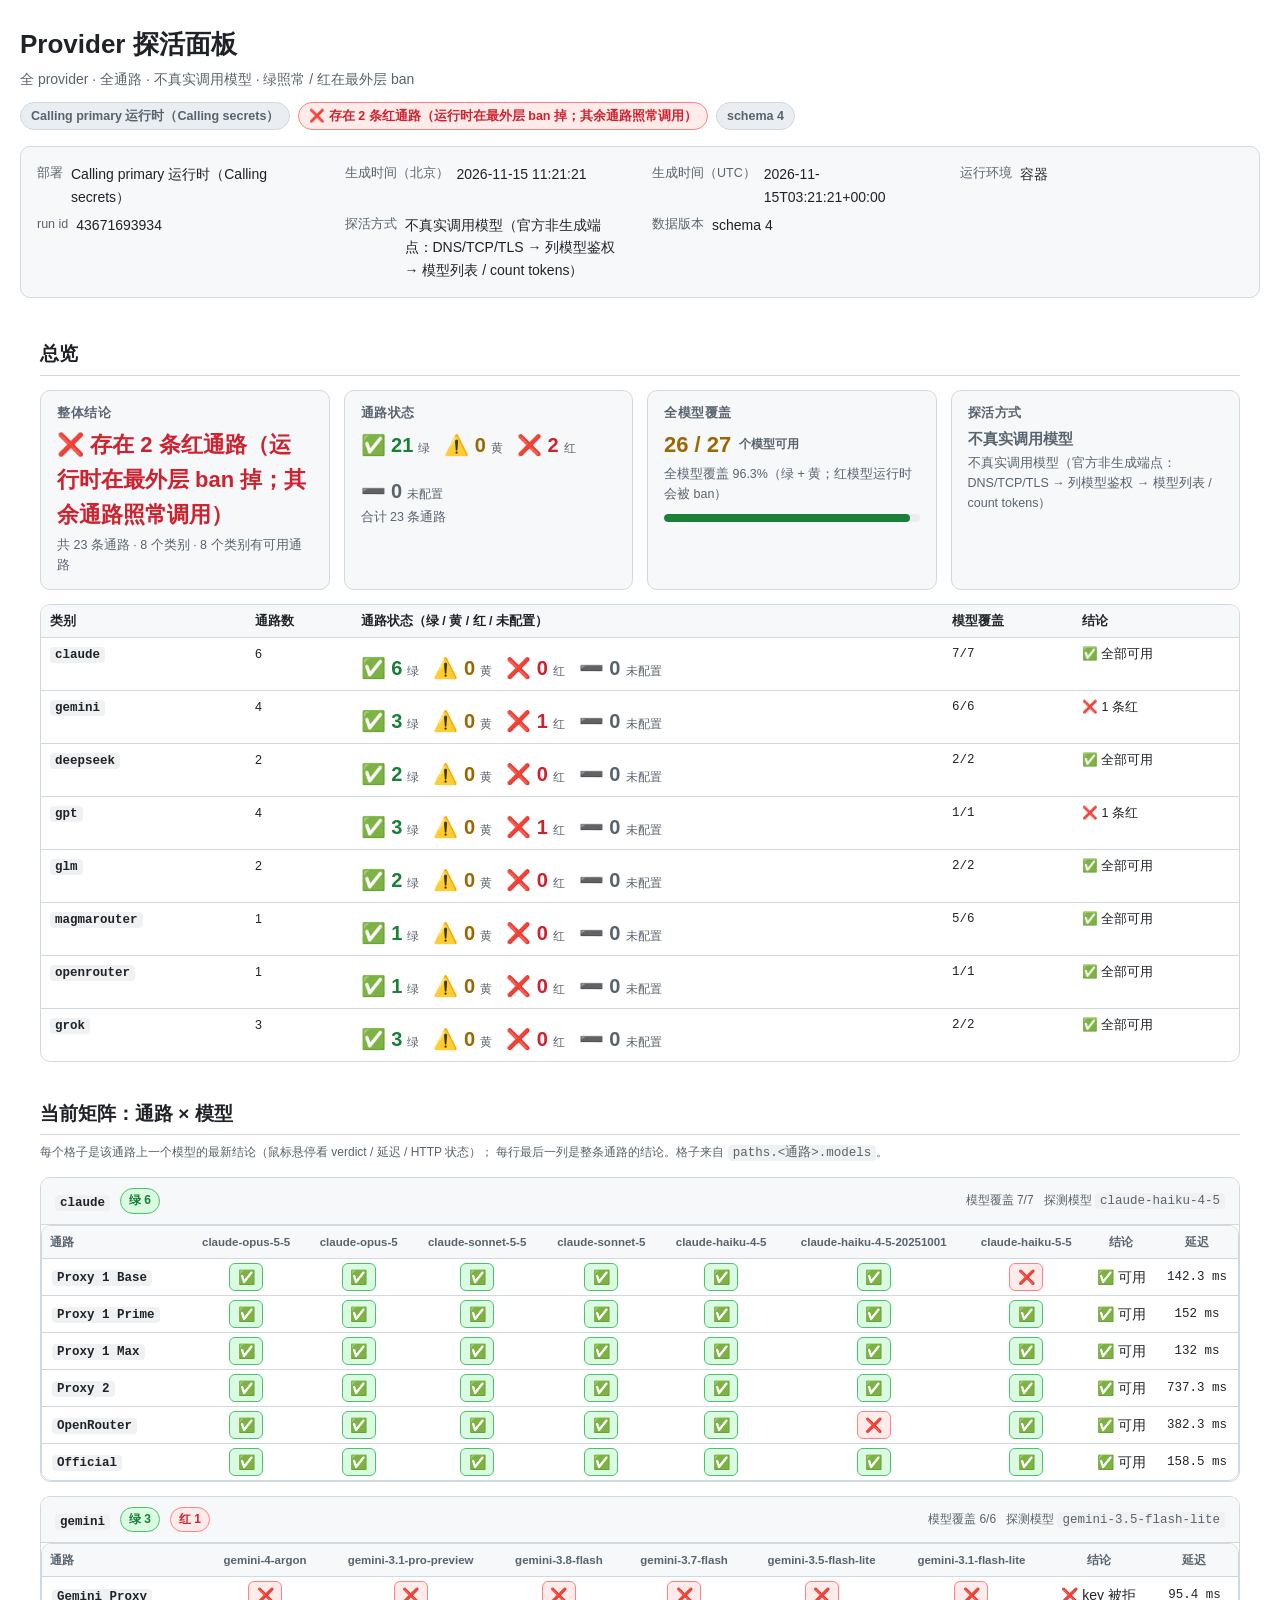
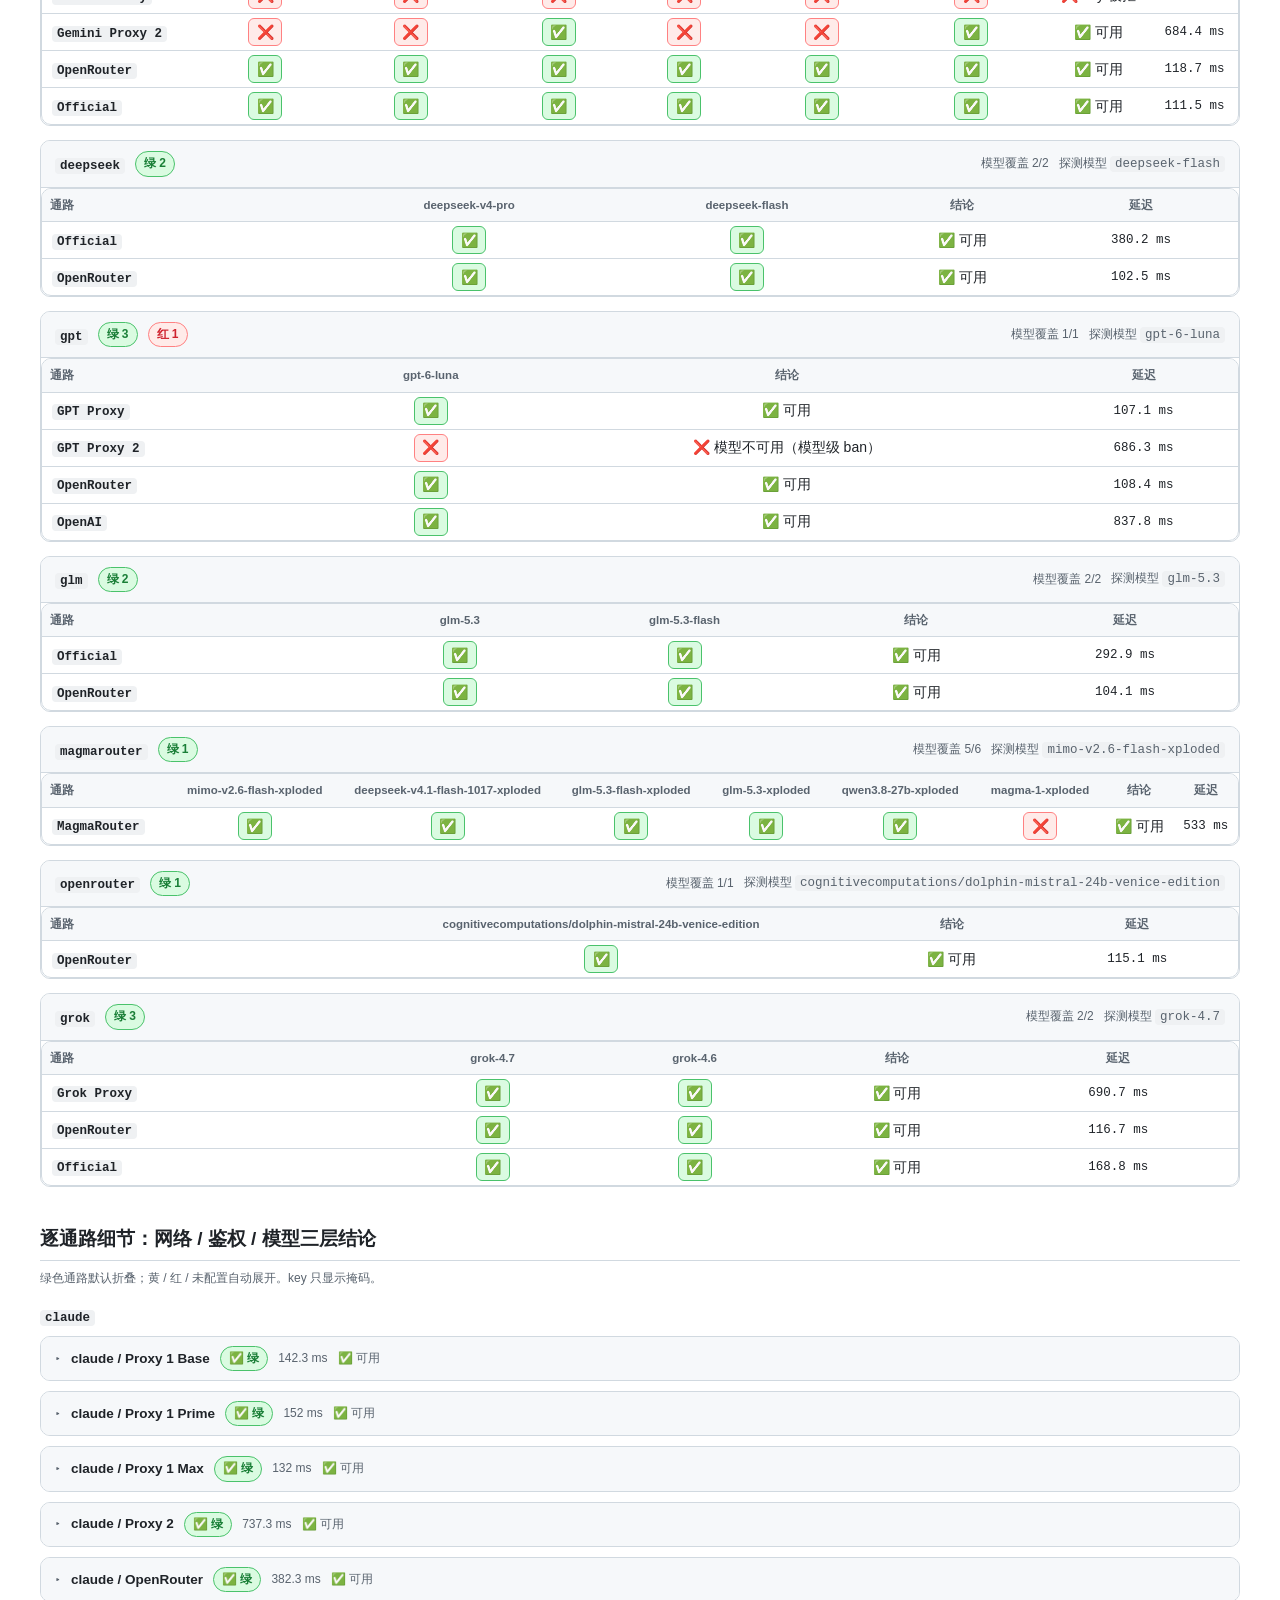
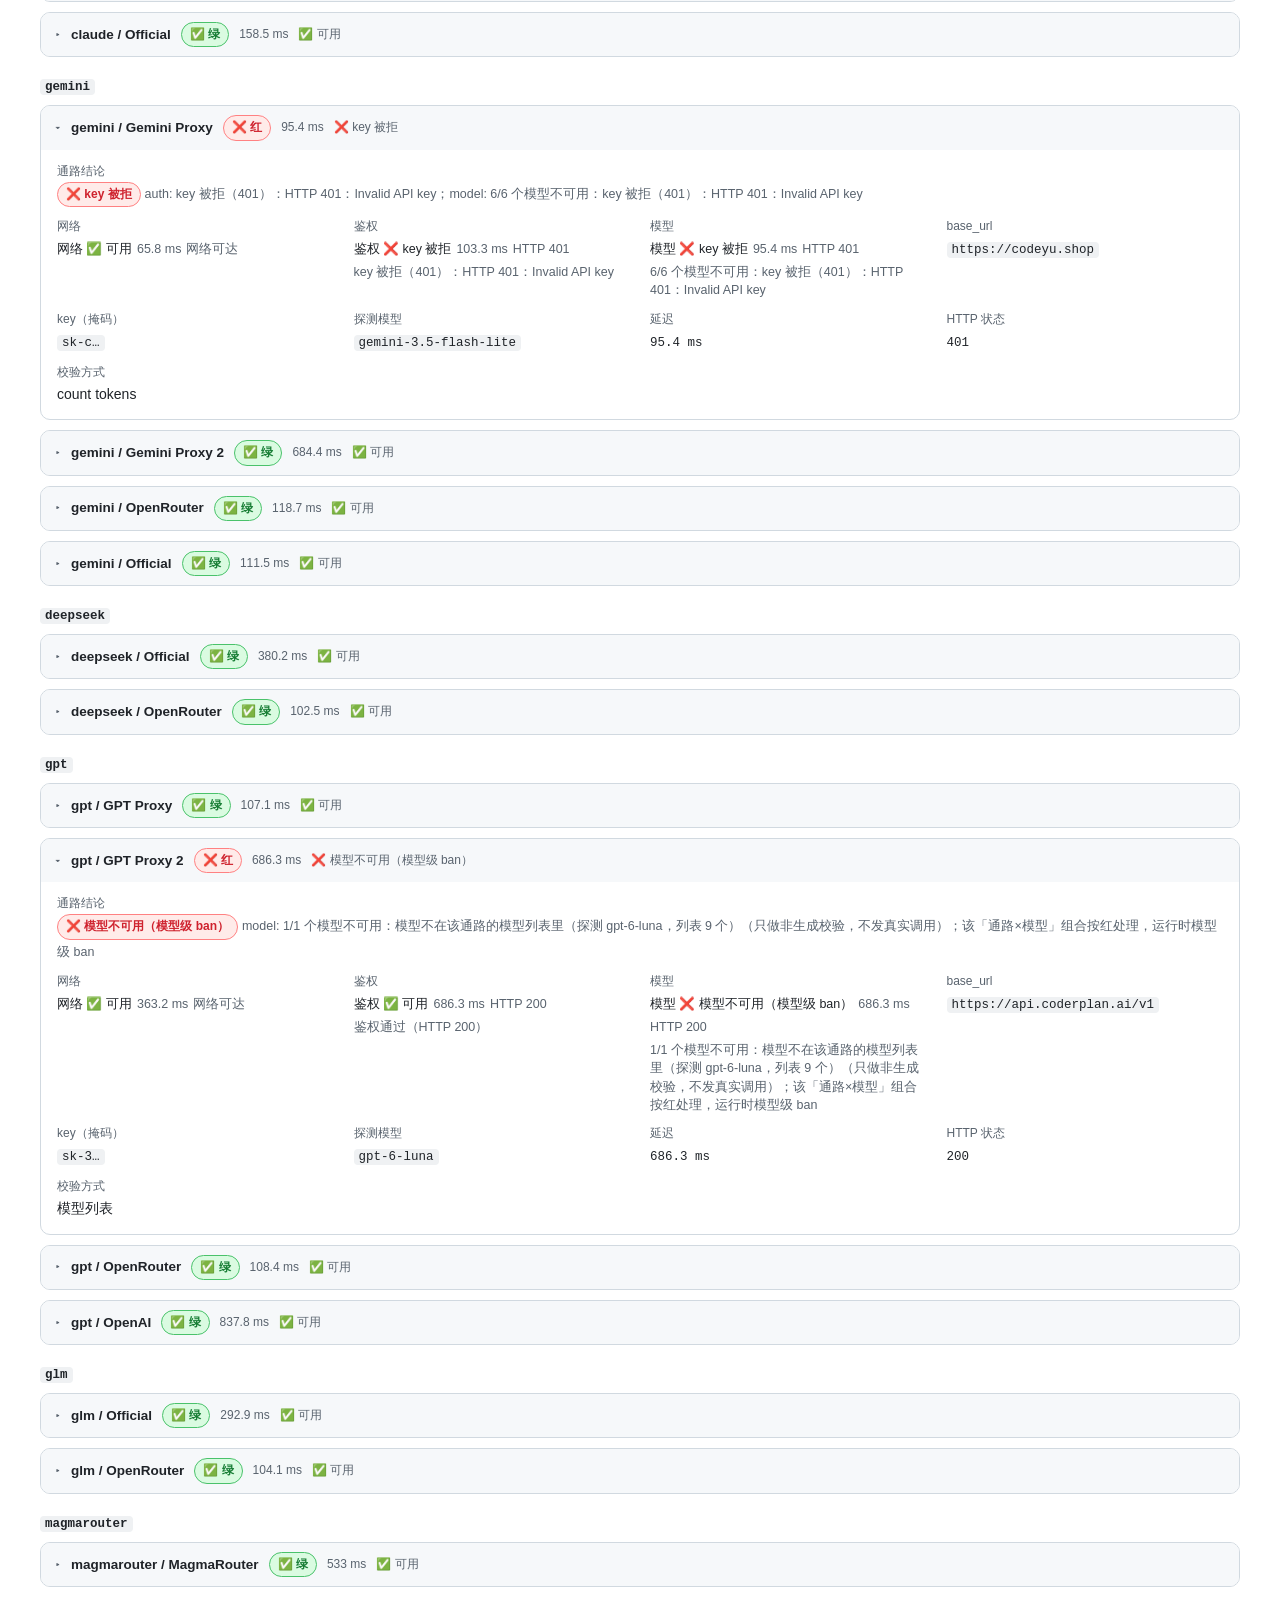
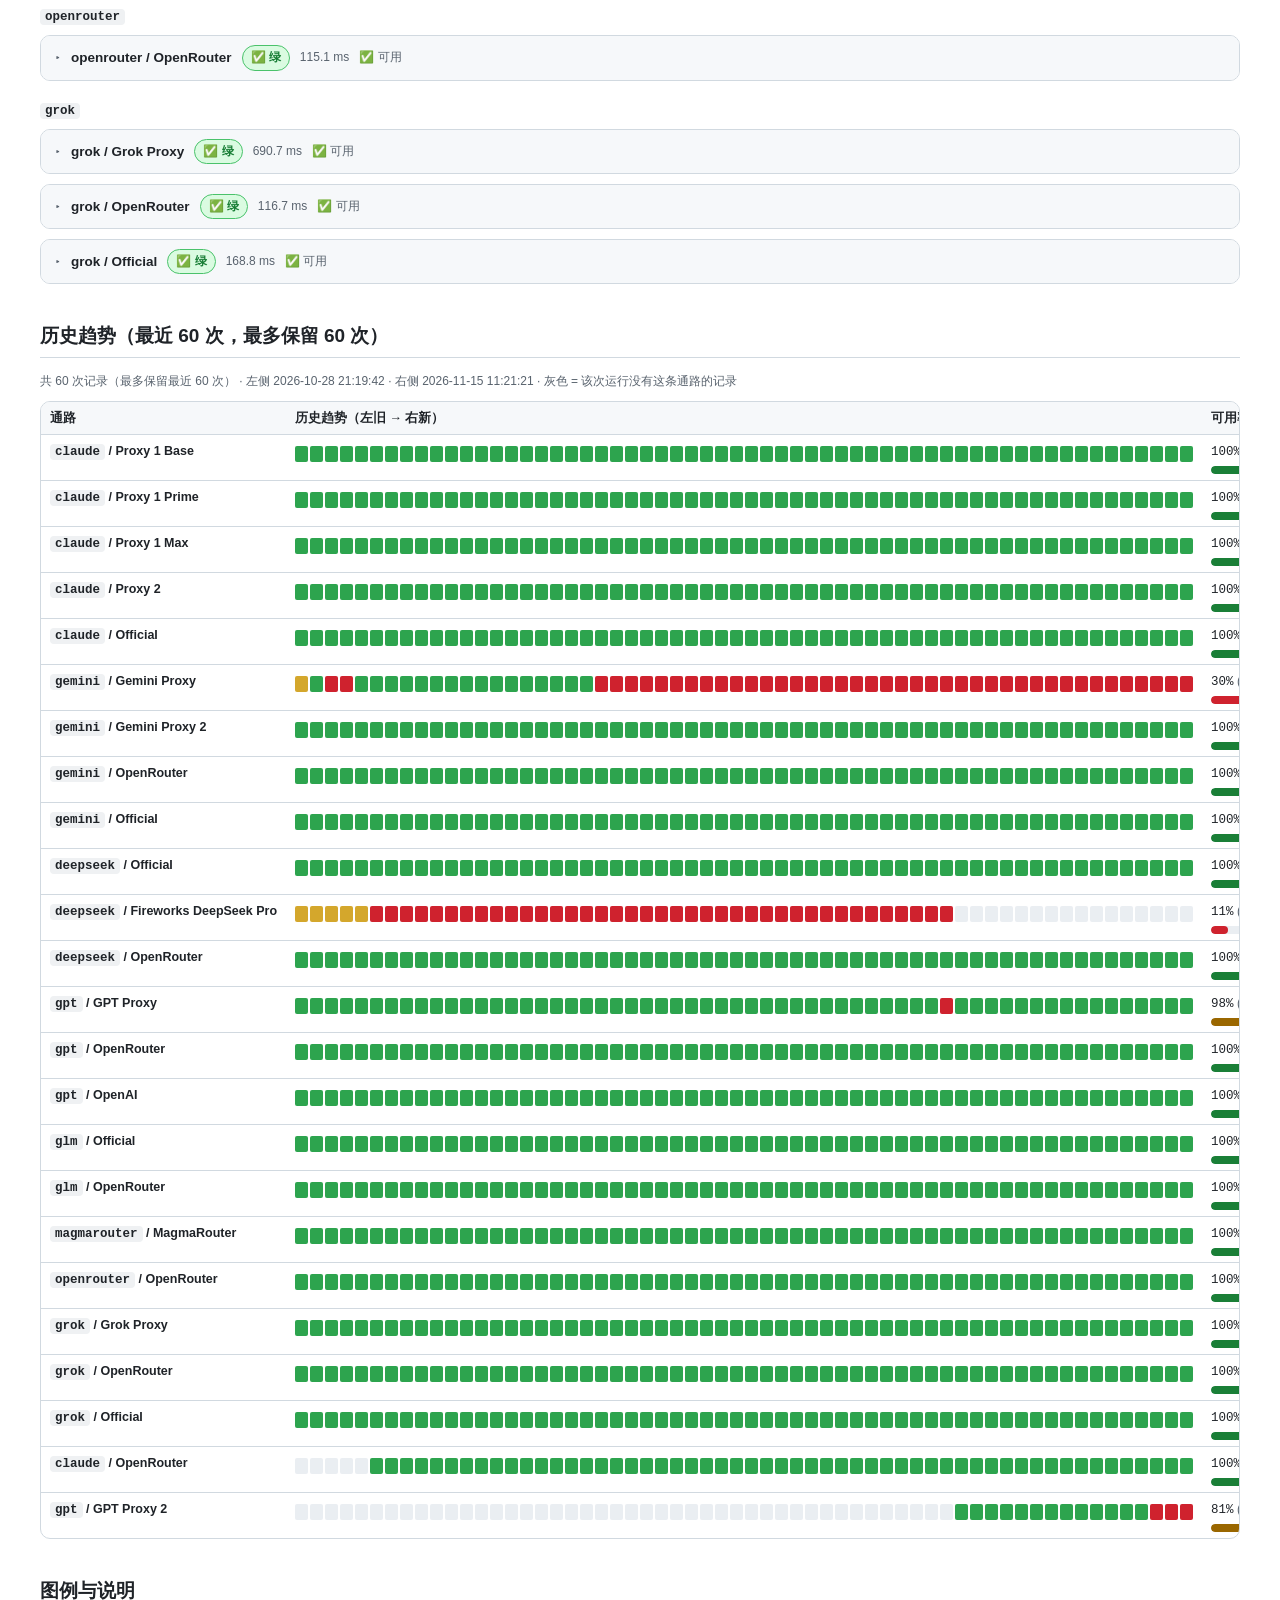
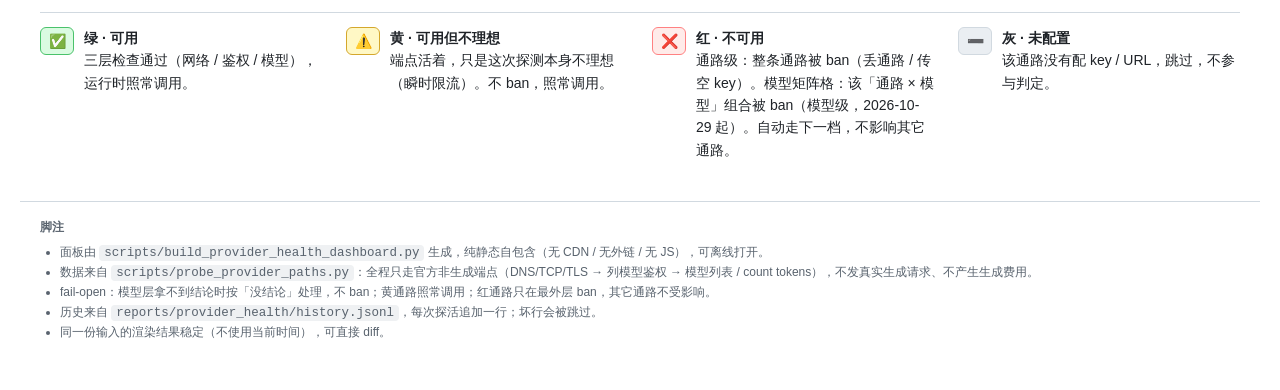
<file: reports/provider_health/dashboard.html>
<!DOCTYPE html>
<html lang="zh-CN">
<head>
<meta charset="utf-8">
<meta name="viewport" content="width=device-width, initial-scale=1">
<meta name="generator" content="scripts/build_provider_health_dashboard.py">
<title>Provider 探活面板 · Calling primary 运行时（Calling secrets）</title>
<style>
:root {
  --bg: #ffffff; --fg: #1f2328; --muted: #59636e; --border: #d1d9e0;
  --card: #f6f8fa; --card-border: #d1d9e0; --code-bg: #eff1f3;
  --green: #1a7f37; --green-bg: #dafbe1; --green-border: #4ac26b;
  --warn: #9a6700; --warn-bg: #fff8c5; --warn-border: #d4a72c;
  --red: #cf222e; --red-bg: #ffebe9; --red-border: #ff8182;
  --grey: #59636e; --grey-bg: #eaeef2; --accent: #0969da;
}
@media (prefers-color-scheme: dark) {
  :root {
    --bg: #0d1117; --fg: #e6edf3; --muted: #9198a1; --border: #3d444d;
    --card: #151b23; --card-border: #3d444d; --code-bg: #212830;
    --green: #3fb950; --green-bg: #0f2f1d; --green-border: #238636;
    --warn: #d29922; --warn-bg: #2e2410; --warn-border: #9e6a03;
    --red: #f85149; --red-bg: #3d1418; --red-border: #da3633;
    --grey: #9198a1; --grey-bg: #212830; --accent: #4493f8;
  }
}
* { box-sizing: border-box; }
html { scroll-behavior: smooth; }
body {
  margin: 0; padding: 0 0 48px;
  background: var(--bg); color: var(--fg);
  font: 14px/1.6 -apple-system, BlinkMacSystemFont, "Segoe UI", "Noto Sans SC",
        "PingFang SC", "Hiragino Sans GB", "Microsoft YaHei", sans-serif;
}
main { max-width: 1240px; margin: 0 auto; padding: 0 20px; }
h1, h2, h3 { line-height: 1.3; }
h1 { font-size: 26px; margin: 0 0 6px; }
h2 {
  font-size: 19px; margin: 40px 0 14px;
  padding-bottom: 8px; border-bottom: 1px solid var(--border);
}
h3 { font-size: 15px; margin: 0; }
code, .mono {
  font-family: ui-monospace, SFMono-Regular, "SF Mono", Menlo, Consolas,
               "Liberation Mono", monospace;
  font-size: 12.5px;
}
code { background: var(--code-bg); padding: 1px 5px; border-radius: 4px; }
.muted { color: var(--muted); }
.small { font-size: 12px; }
.page-head { padding: 28px 20px 4px; }
.head-inner { max-width: 1240px; margin: 0 auto; }
.subtitle { color: var(--muted); margin: 0 0 12px; }
.badges { display: flex; flex-wrap: wrap; gap: 8px; margin: 10px 0 16px; }
.pill {
  display: inline-flex; align-items: center; gap: 6px;
  padding: 3px 10px; border-radius: 999px; font-size: 12.5px; font-weight: 600;
  border: 1px solid var(--card-border); background: var(--card); color: var(--fg);
}
.pill.green { color: var(--green); background: var(--green-bg); border-color: var(--green-border); }
.pill.warn  { color: var(--warn);  background: var(--warn-bg);  border-color: var(--warn-border); }
.pill.red   { color: var(--red);   background: var(--red-bg);   border-color: var(--red-border); }
.pill.grey  { color: var(--grey);  background: var(--grey-bg); }
.meta-grid {
  display: grid; grid-template-columns: repeat(auto-fit, minmax(260px, 1fr));
  gap: 2px 24px; margin: 0; padding: 14px 16px;
  border: 1px solid var(--card-border); border-radius: 10px; background: var(--card);
}
.meta-grid > div { display: flex; gap: 8px; padding: 2px 0; min-width: 0; }
.meta-grid dt { flex: 0 0 auto; color: var(--muted); font-size: 12.5px; }
.meta-grid dd { margin: 0; min-width: 0; overflow-wrap: anywhere; }
.cards { display: grid; grid-template-columns: repeat(auto-fit, minmax(240px, 1fr)); gap: 14px; }
.card {
  border: 1px solid var(--card-border); border-radius: 10px;
  background: var(--card); padding: 14px 16px;
}
.card h3 { color: var(--muted); font-size: 12.5px; font-weight: 600; letter-spacing: .04em; }
.card .big { font-size: 22px; font-weight: 700; margin: 6px 0 2px; display: flex; align-items: center; gap: 8px; }
.card .big.green { color: var(--green); }
.card .big.warn  { color: var(--warn); }
.card .big.red   { color: var(--red); }
.card .big.grey  { color: var(--grey); }
.card .note { color: var(--muted); font-size: 12.5px; }
.counts { display: flex; flex-wrap: wrap; gap: 14px; margin-top: 8px; }
.count { display: flex; align-items: baseline; gap: 5px; font-size: 20px; font-weight: 700; }
.count span.label { font-size: 12px; font-weight: 500; color: var(--muted); }
.count.green { color: var(--green); }
.count.warn  { color: var(--warn); }
.count.red   { color: var(--red); }
.count.grey  { color: var(--grey); }
.bar { height: 8px; border-radius: 999px; background: var(--grey-bg); overflow: hidden; margin-top: 10px; }
.bar > i { display: block; height: 100%; background: var(--green); border-radius: 999px; }
.bar.warn > i { background: var(--warn); }
.bar.red > i { background: var(--red); }
table { border-collapse: collapse; width: 100%; }
.table-wrap { overflow-x: auto; border: 1px solid var(--card-border); border-radius: 10px; }
table.data { font-size: 12.5px; min-width: 100%; }
table.data th, table.data td {
  padding: 6px 9px; border-bottom: 1px solid var(--border); text-align: left; vertical-align: top;
}
table.data thead th { background: var(--card); font-weight: 600; white-space: nowrap; }
table.data tbody tr:last-child td, table.data tbody tr:last-child th { border-bottom: 0; }
table.data tbody tr:hover td, table.data tbody tr:hover th { background: var(--card); }
table.data th.rowhead { white-space: nowrap; font-weight: 600; }
.provider-card {
  border: 1px solid var(--card-border); border-radius: 10px;
  margin: 14px 0; overflow: hidden; background: var(--bg);
}
.provider-head {
  display: flex; flex-wrap: wrap; align-items: center; gap: 10px;
  padding: 10px 14px; background: var(--card); border-bottom: 1px solid var(--card-border);
}
.provider-head .name { font-size: 15px; font-weight: 700; }
.provider-head .spacer { flex: 1 1 auto; }
table.matrix { width: 100%; }
table.matrix th, table.matrix td { border-bottom: 1px solid var(--border); text-align: center; }
table.matrix thead th {
  padding: 7px 8px; background: var(--card); font-size: 11.5px; font-weight: 600;
  color: var(--muted); max-width: 190px; overflow-wrap: anywhere;
}
table.matrix thead th.path-col, table.matrix td.path-col { text-align: left; }
table.matrix td { padding: 4px 6px; }
table.matrix td.path-col { padding: 6px 10px; white-space: nowrap; font-weight: 600; }
table.matrix tbody tr:last-child th, table.matrix tbody tr:last-child td { border-bottom: 0; }
.cell {
  display: inline-flex; align-items: center; justify-content: center;
  min-width: 34px; height: 28px; border-radius: 6px; font-size: 14px;
  border: 1px solid transparent;
}
.sev-green  { background: var(--green-bg); border-color: var(--green-border); }
.sev-warn   { background: var(--warn-bg);  border-color: var(--warn-border); }
.sev-red    { background: var(--red-bg);   border-color: var(--red-border); }
.sev-grey   { background: var(--grey-bg);  border-color: var(--card-border); color: var(--grey); }
.sev-missing { background: transparent; border-color: var(--card-border); color: var(--muted); }
.badge {
  display: inline-flex; align-items: center; gap: 5px; padding: 2px 8px;
  border-radius: 999px; font-size: 12px; font-weight: 600; white-space: nowrap;
  border: 1px solid transparent;
}
.badge.green { color: var(--green); background: var(--green-bg); border-color: var(--green-border); }
.badge.warn  { color: var(--warn);  background: var(--warn-bg);  border-color: var(--warn-border); }
.badge.red   { color: var(--red);   background: var(--red-bg);   border-color: var(--red-border); }
.badge.grey  { color: var(--grey);  background: var(--grey-bg);  border-color: var(--card-border); }
.path-card {
  border: 1px solid var(--card-border); border-radius: 10px;
  margin: 10px 0; background: var(--bg); overflow: hidden;
}
.path-card > summary {
  display: flex; flex-wrap: wrap; align-items: center; gap: 10px;
  padding: 9px 14px; cursor: pointer; background: var(--card); list-style: none;
  font-size: 13.5px;
}
.path-card > summary::-webkit-details-marker { display: none; }
.path-card > summary::before { content: "▸"; color: var(--muted); font-size: 11px; }
.path-card[open] > summary::before { content: "▾"; }
.path-card > summary .path-name { font-weight: 700; }
.detail-grid {
  display: grid; grid-template-columns: repeat(auto-fit, minmax(230px, 1fr));
  gap: 10px 20px; padding: 12px 16px 14px;
}
.detail-grid .field { min-width: 0; }
.detail-grid .field.wide { grid-column: 1 / -1; }
.detail-grid .k { color: var(--muted); font-size: 12px; margin-bottom: 1px; }
.detail-grid .v { overflow-wrap: anywhere; word-break: break-word; }
.detail-grid .v .detail { color: var(--muted); font-size: 12.5px; }
.checks { display: flex; flex-wrap: wrap; gap: 8px 18px; margin: 8px 0 2px; }
.check-chip { display: inline-flex; align-items: center; flex-wrap: wrap; gap: 5px; font-size: 12.5px; line-height: 1.45; }
.check-chip .detail { overflow-wrap: anywhere; }
.check-chip .tag { color: var(--muted); }
.legend-grid { display: grid; grid-template-columns: repeat(auto-fit, minmax(250px, 1fr)); gap: 10px 24px; }
.legend-item { display: flex; align-items: flex-start; gap: 10px; }
.legend-item .cell { flex: 0 0 auto; }
.legend-item p { margin: 0; }
.legend-item p .k { font-weight: 700; }
.notes { border-left: 3px solid var(--warn-border); background: var(--warn-bg); color: var(--fg); padding: 10px 14px; border-radius: 0 8px 8px 0; margin: 0 0 18px; }
.notes ul { margin: 4px 0 0; padding-left: 20px; }
.note-strip { overflow-x: auto; padding: 4px 0; }
svg.strip { display: block; }
.history-meta { color: var(--muted); font-size: 12px; margin: 4px 0 10px; }
.empty {
  border: 1px dashed var(--card-border); border-radius: 10px; padding: 26px;
  text-align: center; color: var(--muted); background: var(--card); margin: 12px 0;
}
footer {
  max-width: 1240px; margin: 40px auto 0; padding: 16px 20px 0;
  border-top: 1px solid var(--border); color: var(--muted); font-size: 12px;
}
footer ul { margin: 6px 0 0; padding-left: 20px; }
@media print { body { background: #fff; } .path-card > summary::before { content: ""; } }
</style>
</head>
<body>
<header class="page-head" id="top">
  <div class="head-inner">
    <h1>Provider 探活面板</h1>
    <p class="subtitle">全 provider · 全通路 · 不真实调用模型 · 绿照常 / 红在最外层 ban</p>
    <div class="badges"><span class="pill grey">Calling primary 运行时（Calling secrets）</span><span class="pill red">❌ 存在 2 条红通路（运行时在最外层 ban 掉；其余通路照常调用）</span><span class="pill grey">schema 4</span></div>
    <dl class="meta-grid"><div><dt>部署</dt><dd>Calling primary 运行时（Calling secrets）</dd></div><div><dt>生成时间（北京）</dt><dd>2026-11-15 11:21:21</dd></div><div><dt>生成时间（UTC）</dt><dd>2026-11-15T03:21:21+00:00</dd></div><div><dt>运行环境</dt><dd>容器</dd></div><div><dt>run id</dt><dd>43671693934</dd></div><div><dt>探活方式</dt><dd>不真实调用模型（官方非生成端点：DNS/TCP/TLS → 列模型鉴权 → 模型列表 / count tokens）</dd></div><div><dt>数据版本</dt><dd>schema 4</dd></div></dl>
  </div>
</header>
<main>
  
  <section id="overview">
    <h2>总览</h2>
    <div class="cards"><div class="card"><h3>整体结论</h3><div class="big red">❌ 存在 2 条红通路（运行时在最外层 ban 掉；其余通路照常调用）</div><div class="note">共 23 条通路 · 8 个类别 · 8 个类别有可用通路</div></div><div class="card"><h3>通路状态</h3><div class="counts"><span class="count green">✅ 21<span class="label">绿</span></span><span class="count warn">⚠️ 0<span class="label">黄</span></span><span class="count red">❌ 2<span class="label">红</span></span><span class="count grey">➖ 0<span class="label">未配置</span></span></div><div class="note">合计 23 条通路</div></div><div class="card"><h3>全模型覆盖</h3><div class="big warn">26 / 27<span class="small muted">个模型可用</span></div><div class="note">全模型覆盖 96.3%（绿 + 黄；红模型运行时会被 ban）</div><div class="bar"><i style="width:96.3%"></i></div></div><div class="card"><h3>探活方式</h3><div class="big grey" style="font-size:15px">不真实调用模型</div><div class="note">不真实调用模型（官方非生成端点：DNS/TCP/TLS → 列模型鉴权 → 模型列表 / count tokens）</div></div></div>
    <div style="margin-top:14px"><div class="table-wrap"><table class="data"><thead><tr><th>类别</th><th>通路数</th><th>通路状态（绿 / 黄 / 红 / 未配置）</th><th>模型覆盖</th><th>结论</th></tr></thead><tbody><tr><th class="rowhead"><code>claude</code></th><td>6</td><td><div class="counts"><span class="count green">✅ 6<span class="label">绿</span></span><span class="count warn">⚠️ 0<span class="label">黄</span></span><span class="count red">❌ 0<span class="label">红</span></span><span class="count grey">➖ 0<span class="label">未配置</span></span></div></td><td class="mono">7/7</td><td>✅ 全部可用</td></tr><tr><th class="rowhead"><code>gemini</code></th><td>4</td><td><div class="counts"><span class="count green">✅ 3<span class="label">绿</span></span><span class="count warn">⚠️ 0<span class="label">黄</span></span><span class="count red">❌ 1<span class="label">红</span></span><span class="count grey">➖ 0<span class="label">未配置</span></span></div></td><td class="mono">6/6</td><td>❌ 1 条红</td></tr><tr><th class="rowhead"><code>deepseek</code></th><td>2</td><td><div class="counts"><span class="count green">✅ 2<span class="label">绿</span></span><span class="count warn">⚠️ 0<span class="label">黄</span></span><span class="count red">❌ 0<span class="label">红</span></span><span class="count grey">➖ 0<span class="label">未配置</span></span></div></td><td class="mono">2/2</td><td>✅ 全部可用</td></tr><tr><th class="rowhead"><code>gpt</code></th><td>4</td><td><div class="counts"><span class="count green">✅ 3<span class="label">绿</span></span><span class="count warn">⚠️ 0<span class="label">黄</span></span><span class="count red">❌ 1<span class="label">红</span></span><span class="count grey">➖ 0<span class="label">未配置</span></span></div></td><td class="mono">1/1</td><td>❌ 1 条红</td></tr><tr><th class="rowhead"><code>glm</code></th><td>2</td><td><div class="counts"><span class="count green">✅ 2<span class="label">绿</span></span><span class="count warn">⚠️ 0<span class="label">黄</span></span><span class="count red">❌ 0<span class="label">红</span></span><span class="count grey">➖ 0<span class="label">未配置</span></span></div></td><td class="mono">2/2</td><td>✅ 全部可用</td></tr><tr><th class="rowhead"><code>magmarouter</code></th><td>1</td><td><div class="counts"><span class="count green">✅ 1<span class="label">绿</span></span><span class="count warn">⚠️ 0<span class="label">黄</span></span><span class="count red">❌ 0<span class="label">红</span></span><span class="count grey">➖ 0<span class="label">未配置</span></span></div></td><td class="mono">5/6</td><td>✅ 全部可用</td></tr><tr><th class="rowhead"><code>openrouter</code></th><td>1</td><td><div class="counts"><span class="count green">✅ 1<span class="label">绿</span></span><span class="count warn">⚠️ 0<span class="label">黄</span></span><span class="count red">❌ 0<span class="label">红</span></span><span class="count grey">➖ 0<span class="label">未配置</span></span></div></td><td class="mono">1/1</td><td>✅ 全部可用</td></tr><tr><th class="rowhead"><code>grok</code></th><td>3</td><td><div class="counts"><span class="count green">✅ 3<span class="label">绿</span></span><span class="count warn">⚠️ 0<span class="label">黄</span></span><span class="count red">❌ 0<span class="label">红</span></span><span class="count grey">➖ 0<span class="label">未配置</span></span></div></td><td class="mono">2/2</td><td>✅ 全部可用</td></tr></tbody></table></div></div>
  </section>
  <section id="matrix">
    <h2>当前矩阵：通路 × 模型</h2>
    <p class="small muted" style="margin-top:-6px">
      每个格子是该通路上一个模型的最新结论（鼠标悬停看 verdict / 延迟 / HTTP 状态）；
      每行最后一列是整条通路的结论。格子来自 <code>paths.&lt;通路&gt;.models</code>。
    </p>
    <section class="provider-card"><div class="provider-head"><span class="name"><code>claude</code></span><span class="badge green">绿 6</span><span class="spacer"></span><span class="small muted">模型覆盖 7/7</span><span class="small muted">探测模型 <code>claude-haiku-4-5</code></span></div><div class="table-wrap"><table class="matrix"><thead><tr><th class="path-col">通路</th><th title="claude-opus-5-5">claude-opus-5-5</th><th title="claude-opus-5">claude-opus-5</th><th title="claude-sonnet-5-5">claude-sonnet-5-5</th><th title="claude-sonnet-5">claude-sonnet-5</th><th title="claude-haiku-4-5">claude-haiku-4-5</th><th title="claude-haiku-4-5-20251001">claude-haiku-4-5-20251001</th><th title="claude-haiku-5-5">claude-haiku-5-5</th><th>结论</th><th>延迟</th></tr></thead><tbody><tr><td class="path-col"><code>Proxy 1 Base</code></td><td><span class="cell sev-green" title="claude/Proxy 1 Base · 模型 claude-opus-5-5
✅ 可用
模型在官方模型列表里（claude-opus-5-5）（只做非生成校验，不发真实调用）
HTTP 200
160.7 ms
校验方式 模型列表">✅</span></td><td><span class="cell sev-green" title="claude/Proxy 1 Base · 模型 claude-opus-5
✅ 可用
模型在官方模型列表里（claude-opus-5）（只做非生成校验，不发真实调用）
HTTP 200
160.7 ms
校验方式 模型列表">✅</span></td><td><span class="cell sev-green" title="claude/Proxy 1 Base · 模型 claude-sonnet-5-5
✅ 可用
模型在官方模型列表里（claude-sonnet-5-5）（只做非生成校验，不发真实调用）
HTTP 200
160.7 ms
校验方式 模型列表">✅</span></td><td><span class="cell sev-green" title="claude/Proxy 1 Base · 模型 claude-sonnet-5
✅ 可用
模型在官方模型列表里（claude-sonnet-5）（只做非生成校验，不发真实调用）
HTTP 200
160.7 ms
校验方式 模型列表">✅</span></td><td><span class="cell sev-green" title="claude/Proxy 1 Base · 模型 claude-haiku-4-5
✅ 可用
模型在官方模型列表里（claude-haiku-4-5-20251001）（只做非生成校验，不发真实调用）
HTTP 200
160.7 ms
校验方式 模型列表">✅</span></td><td><span class="cell sev-green" title="claude/Proxy 1 Base · 模型 claude-haiku-4-5-20251001
✅ 可用
模型在官方模型列表里（claude-haiku-4-5-20251001）（只做非生成校验，不发真实调用）
HTTP 200
160.7 ms
校验方式 模型列表">✅</span></td><td><span class="cell sev-red" title="claude/Proxy 1 Base · 模型 claude-haiku-5-5
❌ 模型不可用（模型级 ban）
模型不可用（404）：HTTP 404：Model &quot;claude-haiku-5-5&quot; is not supported by any configured account in this group
HTTP 404
142.3 ms
校验方式 count tokens">❌</span></td><td><span title="✅ 可用
三层检查均通过
HTTP 200
142.3 ms">✅ 可用</span></td><td class="mono">142.3 ms</td></tr><tr><td class="path-col"><code>Proxy 1 Prime</code></td><td><span class="cell sev-green" title="claude/Proxy 1 Prime · 模型 claude-opus-5-5
✅ 可用
模型在官方模型列表里（claude-opus-5-5）（只做非生成校验，不发真实调用）
HTTP 200
152 ms
校验方式 模型列表">✅</span></td><td><span class="cell sev-green" title="claude/Proxy 1 Prime · 模型 claude-opus-5
✅ 可用
模型在官方模型列表里（claude-opus-5）（只做非生成校验，不发真实调用）
HTTP 200
152 ms
校验方式 模型列表">✅</span></td><td><span class="cell sev-green" title="claude/Proxy 1 Prime · 模型 claude-sonnet-5-5
✅ 可用
模型在官方模型列表里（claude-sonnet-5-5）（只做非生成校验，不发真实调用）
HTTP 200
152 ms
校验方式 模型列表">✅</span></td><td><span class="cell sev-green" title="claude/Proxy 1 Prime · 模型 claude-sonnet-5
✅ 可用
模型在官方模型列表里（claude-sonnet-5）（只做非生成校验，不发真实调用）
HTTP 200
152 ms
校验方式 模型列表">✅</span></td><td><span class="cell sev-green" title="claude/Proxy 1 Prime · 模型 claude-haiku-4-5
✅ 可用
模型在官方模型列表里（claude-haiku-4-5）（只做非生成校验，不发真实调用）
HTTP 200
152 ms
校验方式 模型列表">✅</span></td><td><span class="cell sev-green" title="claude/Proxy 1 Prime · 模型 claude-haiku-4-5-20251001
✅ 可用
模型在官方模型列表里（claude-haiku-4-5-20251001）（只做非生成校验，不发真实调用）
HTTP 200
152 ms
校验方式 模型列表">✅</span></td><td><span class="cell sev-green" title="claude/Proxy 1 Prime · 模型 claude-haiku-5-5
✅ 可用
模型在官方模型列表里（claude-haiku-5-5）（只做非生成校验，不发真实调用）
HTTP 200
152 ms
校验方式 模型列表">✅</span></td><td><span title="✅ 可用
三层检查均通过
HTTP 200
152 ms">✅ 可用</span></td><td class="mono">152 ms</td></tr><tr><td class="path-col"><code>Proxy 1 Max</code></td><td><span class="cell sev-green" title="claude/Proxy 1 Max · 模型 claude-opus-5-5
✅ 可用
模型在官方模型列表里（claude-opus-5-5）（只做非生成校验，不发真实调用）
HTTP 200
132 ms
校验方式 模型列表">✅</span></td><td><span class="cell sev-green" title="claude/Proxy 1 Max · 模型 claude-opus-5
✅ 可用
模型在官方模型列表里（claude-opus-5）（只做非生成校验，不发真实调用）
HTTP 200
132 ms
校验方式 模型列表">✅</span></td><td><span class="cell sev-green" title="claude/Proxy 1 Max · 模型 claude-sonnet-5-5
✅ 可用
模型在官方模型列表里（claude-sonnet-5-5）（只做非生成校验，不发真实调用）
HTTP 200
132 ms
校验方式 模型列表">✅</span></td><td><span class="cell sev-green" title="claude/Proxy 1 Max · 模型 claude-sonnet-5
✅ 可用
模型在官方模型列表里（claude-sonnet-5）（只做非生成校验，不发真实调用）
HTTP 200
132 ms
校验方式 模型列表">✅</span></td><td><span class="cell sev-green" title="claude/Proxy 1 Max · 模型 claude-haiku-4-5
✅ 可用
模型在官方模型列表里（claude-haiku-4-5）（只做非生成校验，不发真实调用）
HTTP 200
132 ms
校验方式 模型列表">✅</span></td><td><span class="cell sev-green" title="claude/Proxy 1 Max · 模型 claude-haiku-4-5-20251001
✅ 可用
模型在官方模型列表里（claude-haiku-4-5-20251001）（只做非生成校验，不发真实调用）
HTTP 200
132 ms
校验方式 模型列表">✅</span></td><td><span class="cell sev-green" title="claude/Proxy 1 Max · 模型 claude-haiku-5-5
✅ 可用
模型在官方模型列表里（claude-haiku-5-5）（只做非生成校验，不发真实调用）
HTTP 200
132 ms
校验方式 模型列表">✅</span></td><td><span title="✅ 可用
三层检查均通过
HTTP 200
132 ms">✅ 可用</span></td><td class="mono">132 ms</td></tr><tr><td class="path-col"><code>Proxy 2</code></td><td><span class="cell sev-green" title="claude/Proxy 2 · 模型 claude-opus-5-5
✅ 可用
模型在官方模型列表里（claude-opus-5-5）（只做非生成校验，不发真实调用）
HTTP 200
737.3 ms
校验方式 模型列表">✅</span></td><td><span class="cell sev-green" title="claude/Proxy 2 · 模型 claude-opus-5
✅ 可用
模型在官方模型列表里（claude-opus-5）（只做非生成校验，不发真实调用）
HTTP 200
737.3 ms
校验方式 模型列表">✅</span></td><td><span class="cell sev-green" title="claude/Proxy 2 · 模型 claude-sonnet-5-5
✅ 可用
模型在官方模型列表里（claude-sonnet-5-5）（只做非生成校验，不发真实调用）
HTTP 200
737.3 ms
校验方式 模型列表">✅</span></td><td><span class="cell sev-green" title="claude/Proxy 2 · 模型 claude-sonnet-5
✅ 可用
模型在官方模型列表里（claude-sonnet-5）（只做非生成校验，不发真实调用）
HTTP 200
737.3 ms
校验方式 模型列表">✅</span></td><td><span class="cell sev-green" title="claude/Proxy 2 · 模型 claude-haiku-4-5
✅ 可用
模型在官方模型列表里（claude-haiku-4-5）（只做非生成校验，不发真实调用）
HTTP 200
737.3 ms
校验方式 模型列表">✅</span></td><td><span class="cell sev-green" title="claude/Proxy 2 · 模型 claude-haiku-4-5-20251001
✅ 可用
模型在官方模型列表里（claude-haiku-4-5-20251001）（只做非生成校验，不发真实调用）
HTTP 200
737.3 ms
校验方式 模型列表">✅</span></td><td><span class="cell sev-green" title="claude/Proxy 2 · 模型 claude-haiku-5-5
✅ 可用
模型在官方模型列表里（claude-haiku-5-5）（只做非生成校验，不发真实调用）
HTTP 200
737.3 ms
校验方式 模型列表">✅</span></td><td><span title="✅ 可用
三层检查均通过
HTTP 200
737.3 ms">✅ 可用</span></td><td class="mono">737.3 ms</td></tr><tr><td class="path-col"><code>OpenRouter</code></td><td><span class="cell sev-green" title="claude/OpenRouter · 模型 claude-opus-5-5
✅ 可用
模型在官方模型列表里（anthropic/claude-opus-5.5）（只做非生成校验，不发真实调用）
HTTP 200
382.3 ms
校验方式 模型列表">✅</span></td><td><span class="cell sev-green" title="claude/OpenRouter · 模型 claude-opus-5
✅ 可用
模型在官方模型列表里（anthropic/claude-opus-5）（只做非生成校验，不发真实调用）
HTTP 200
382.3 ms
校验方式 模型列表">✅</span></td><td><span class="cell sev-green" title="claude/OpenRouter · 模型 claude-sonnet-5-5
✅ 可用
模型在官方模型列表里（anthropic/claude-sonnet-5.5）（只做非生成校验，不发真实调用）
HTTP 200
382.3 ms
校验方式 模型列表">✅</span></td><td><span class="cell sev-green" title="claude/OpenRouter · 模型 claude-sonnet-5
✅ 可用
模型在官方模型列表里（anthropic/claude-sonnet-5）（只做非生成校验，不发真实调用）
HTTP 200
382.3 ms
校验方式 模型列表">✅</span></td><td><span class="cell sev-green" title="claude/OpenRouter · 模型 claude-haiku-4-5
✅ 可用
模型在官方模型列表里（anthropic/claude-haiku-4.5）（只做非生成校验，不发真实调用）
HTTP 200
382.3 ms
校验方式 模型列表">✅</span></td><td><span class="cell sev-red" title="claude/OpenRouter · 模型 claude-haiku-4-5-20251001
❌ 模型不可用（模型级 ban）
模型不在该通路的模型列表里（探测 anthropic/claude-haiku-4-5-20251001，列表 435 个）（只做非生成校验，不发真实调用）；该「通路×模型」组合按红处理，运行时模型级 ban
HTTP 200
382.3 ms
校验方式 模型列表">❌</span></td><td><span class="cell sev-green" title="claude/OpenRouter · 模型 claude-haiku-5-5
✅ 可用
模型在官方模型列表里（anthropic/claude-haiku-5.5）（只做非生成校验，不发真实调用）
HTTP 200
382.3 ms
校验方式 模型列表">✅</span></td><td><span title="✅ 可用
三层检查均通过
HTTP 200
382.3 ms">✅ 可用</span></td><td class="mono">382.3 ms</td></tr><tr><td class="path-col"><code>Official</code></td><td><span class="cell sev-green" title="claude/Official · 模型 claude-opus-5-5
✅ 可用
模型在官方模型列表里（claude-opus-5-5）（只做非生成校验，不发真实调用）
HTTP 200
158.5 ms
校验方式 模型列表">✅</span></td><td><span class="cell sev-green" title="claude/Official · 模型 claude-opus-5
✅ 可用
模型在官方模型列表里（claude-opus-5）（只做非生成校验，不发真实调用）
HTTP 200
158.5 ms
校验方式 模型列表">✅</span></td><td><span class="cell sev-green" title="claude/Official · 模型 claude-sonnet-5-5
✅ 可用
模型在官方模型列表里（claude-sonnet-5-5）（只做非生成校验，不发真实调用）
HTTP 200
158.5 ms
校验方式 模型列表">✅</span></td><td><span class="cell sev-green" title="claude/Official · 模型 claude-sonnet-5
✅ 可用
模型在官方模型列表里（claude-sonnet-5）（只做非生成校验，不发真实调用）
HTTP 200
158.5 ms
校验方式 模型列表">✅</span></td><td><span class="cell sev-green" title="claude/Official · 模型 claude-haiku-4-5
✅ 可用
模型在官方模型列表里（claude-haiku-4-5-20251001）（只做非生成校验，不发真实调用）
HTTP 200
158.5 ms
校验方式 模型列表">✅</span></td><td><span class="cell sev-green" title="claude/Official · 模型 claude-haiku-4-5-20251001
✅ 可用
模型在官方模型列表里（claude-haiku-4-5-20251001）（只做非生成校验，不发真实调用）
HTTP 200
158.5 ms
校验方式 模型列表">✅</span></td><td><span class="cell sev-green" title="claude/Official · 模型 claude-haiku-5-5
✅ 可用
模型在官方模型列表里（claude-haiku-5-5）（只做非生成校验，不发真实调用）
HTTP 200
158.5 ms
校验方式 模型列表">✅</span></td><td><span title="✅ 可用
三层检查均通过
HTTP 200
158.5 ms">✅ 可用</span></td><td class="mono">158.5 ms</td></tr></tbody></table></div></section><section class="provider-card"><div class="provider-head"><span class="name"><code>gemini</code></span><span class="badge green">绿 3</span><span class="badge red">红 1</span><span class="spacer"></span><span class="small muted">模型覆盖 6/6</span><span class="small muted">探测模型 <code>gemini-3.5-flash-lite</code></span></div><div class="table-wrap"><table class="matrix"><thead><tr><th class="path-col">通路</th><th title="gemini-4-argon">gemini-4-argon</th><th title="gemini-3.1-pro-preview">gemini-3.1-pro-preview</th><th title="gemini-3.8-flash">gemini-3.8-flash</th><th title="gemini-3.7-flash">gemini-3.7-flash</th><th title="gemini-3.5-flash-lite">gemini-3.5-flash-lite</th><th title="gemini-3.1-flash-lite">gemini-3.1-flash-lite</th><th>结论</th><th>延迟</th></tr></thead><tbody><tr><td class="path-col"><code>Gemini Proxy</code></td><td><span class="cell sev-red" title="gemini/Gemini Proxy · 模型 gemini-4-argon
❌ key 被拒
key 被拒（401）：HTTP 401：Invalid API key
HTTP 401
108 ms
校验方式 count tokens">❌</span></td><td><span class="cell sev-red" title="gemini/Gemini Proxy · 模型 gemini-3.1-pro-preview
❌ key 被拒
key 被拒（401）：HTTP 401：Invalid API key
HTTP 401
95.4 ms
校验方式 count tokens">❌</span></td><td><span class="cell sev-red" title="gemini/Gemini Proxy · 模型 gemini-3.8-flash
❌ key 被拒
key 被拒（401）：HTTP 401：Invalid API key
HTTP 401
95.4 ms
校验方式 count tokens">❌</span></td><td><span class="cell sev-red" title="gemini/Gemini Proxy · 模型 gemini-3.7-flash
❌ key 被拒
key 被拒（401）：HTTP 401：Invalid API key
HTTP 401
131.3 ms
校验方式 count tokens">❌</span></td><td><span class="cell sev-red" title="gemini/Gemini Proxy · 模型 gemini-3.5-flash-lite
❌ key 被拒
key 被拒（401）：HTTP 401：Invalid API key
HTTP 401
98.6 ms
校验方式 count tokens">❌</span></td><td><span class="cell sev-red" title="gemini/Gemini Proxy · 模型 gemini-3.1-flash-lite
❌ key 被拒
key 被拒（401）：HTTP 401：Invalid API key
HTTP 401
103.3 ms
校验方式 count tokens">❌</span></td><td><span title="❌ key 被拒
auth: key 被拒（401）：HTTP 401：Invalid API key；model: 6/6 个模型不可用：key 被拒（401）：HTTP 401：Invalid API key
HTTP 401
95.4 ms">❌ key 被拒</span></td><td class="mono">95.4 ms</td></tr><tr><td class="path-col"><code>Gemini Proxy 2</code></td><td><span class="cell sev-red" title="gemini/Gemini Proxy 2 · 模型 gemini-4-argon
❌ 模型不可用（模型级 ban）
模型不在该通路的模型列表里（探测 gemini-4-argon，列表 5 个）（只做非生成校验，不发真实调用）；该「通路×模型」组合按红处理，运行时模型级 ban
HTTP 404
684.4 ms
校验方式 count tokens">❌</span></td><td><span class="cell sev-red" title="gemini/Gemini Proxy 2 · 模型 gemini-3.1-pro-preview
❌ 模型不可用（模型级 ban）
模型不在该通路的模型列表里（探测 gemini-3.1-pro-preview，列表 5 个）（只做非生成校验，不发真实调用）；该「通路×模型」组合按红处理，运行时模型级 ban
HTTP 404
727.6 ms
校验方式 count tokens">❌</span></td><td><span class="cell sev-green" title="gemini/Gemini Proxy 2 · 模型 gemini-3.8-flash
✅ 可用
模型在官方模型列表里（gemini-3.8-flash）（只做非生成校验，不发真实调用）
HTTP 200
684.8 ms
校验方式 模型列表">✅</span></td><td><span class="cell sev-red" title="gemini/Gemini Proxy 2 · 模型 gemini-3.7-flash
❌ 模型不可用（模型级 ban）
模型不在该通路的模型列表里（探测 gemini-3.7-flash，列表 5 个）（只做非生成校验，不发真实调用）；该「通路×模型」组合按红处理，运行时模型级 ban
HTTP 404
723.5 ms
校验方式 count tokens">❌</span></td><td><span class="cell sev-red" title="gemini/Gemini Proxy 2 · 模型 gemini-3.5-flash-lite
❌ 模型不可用（模型级 ban）
模型不在该通路的模型列表里（探测 gemini-3.5-flash-lite，列表 5 个）（只做非生成校验，不发真实调用）；该「通路×模型」组合按红处理，运行时模型级 ban
HTTP 404
699.5 ms
校验方式 count tokens">❌</span></td><td><span class="cell sev-green" title="gemini/Gemini Proxy 2 · 模型 gemini-3.1-flash-lite
✅ 可用
模型在官方模型列表里（gemini-3.1-flash-lite）（只做非生成校验，不发真实调用）
HTTP 200
684.8 ms
校验方式 模型列表">✅</span></td><td><span title="✅ 可用
三层检查均通过
HTTP 404
684.4 ms">✅ 可用</span></td><td class="mono">684.4 ms</td></tr><tr><td class="path-col"><code>OpenRouter</code></td><td><span class="cell sev-green" title="gemini/OpenRouter · 模型 gemini-4-argon
✅ 可用
模型在官方模型列表里（google/gemini-4-argon）（只做非生成校验，不发真实调用）
HTTP 200
118.7 ms
校验方式 模型列表">✅</span></td><td><span class="cell sev-green" title="gemini/OpenRouter · 模型 gemini-3.1-pro-preview
✅ 可用
模型在官方模型列表里（google/gemini-3.1-pro-preview）（只做非生成校验，不发真实调用）
HTTP 200
118.7 ms
校验方式 模型列表">✅</span></td><td><span class="cell sev-green" title="gemini/OpenRouter · 模型 gemini-3.8-flash
✅ 可用
模型在官方模型列表里（google/gemini-3.8-flash）（只做非生成校验，不发真实调用）
HTTP 200
118.7 ms
校验方式 模型列表">✅</span></td><td><span class="cell sev-green" title="gemini/OpenRouter · 模型 gemini-3.7-flash
✅ 可用
模型在官方模型列表里（google/gemini-3.7-flash）（只做非生成校验，不发真实调用）
HTTP 200
118.7 ms
校验方式 模型列表">✅</span></td><td><span class="cell sev-green" title="gemini/OpenRouter · 模型 gemini-3.5-flash-lite
✅ 可用
模型在官方模型列表里（google/gemini-3.5-flash-lite）（只做非生成校验，不发真实调用）
HTTP 200
118.7 ms
校验方式 模型列表">✅</span></td><td><span class="cell sev-green" title="gemini/OpenRouter · 模型 gemini-3.1-flash-lite
✅ 可用
模型在官方模型列表里（google/gemini-3.1-flash-lite）（只做非生成校验，不发真实调用）
HTTP 200
118.7 ms
校验方式 模型列表">✅</span></td><td><span title="✅ 可用
三层检查均通过
HTTP 200
118.7 ms">✅ 可用</span></td><td class="mono">118.7 ms</td></tr><tr><td class="path-col"><code>Official</code></td><td><span class="cell sev-green" title="gemini/Official · 模型 gemini-4-argon
✅ 可用
模型在官方模型列表里（gemini-4-argon）（只做非生成校验，不发真实调用）
HTTP 200
111.5 ms
校验方式 模型列表">✅</span></td><td><span class="cell sev-green" title="gemini/Official · 模型 gemini-3.1-pro-preview
✅ 可用
模型在官方模型列表里（gemini-3.1-pro-preview）（只做非生成校验，不发真实调用）
HTTP 200
111.5 ms
校验方式 模型列表">✅</span></td><td><span class="cell sev-green" title="gemini/Official · 模型 gemini-3.8-flash
✅ 可用
模型在官方模型列表里（gemini-3.8-flash）（只做非生成校验，不发真实调用）
HTTP 200
111.5 ms
校验方式 模型列表">✅</span></td><td><span class="cell sev-green" title="gemini/Official · 模型 gemini-3.7-flash
✅ 可用
模型在官方模型列表里（gemini-3.7-flash）（只做非生成校验，不发真实调用）
HTTP 200
111.5 ms
校验方式 模型列表">✅</span></td><td><span class="cell sev-green" title="gemini/Official · 模型 gemini-3.5-flash-lite
✅ 可用
模型在官方模型列表里（gemini-3.5-flash-lite）（只做非生成校验，不发真实调用）
HTTP 200
111.5 ms
校验方式 模型列表">✅</span></td><td><span class="cell sev-green" title="gemini/Official · 模型 gemini-3.1-flash-lite
✅ 可用
模型在官方模型列表里（gemini-3.1-flash-lite）（只做非生成校验，不发真实调用）
HTTP 200
111.5 ms
校验方式 模型列表">✅</span></td><td><span title="✅ 可用
三层检查均通过
HTTP 200
111.5 ms">✅ 可用</span></td><td class="mono">111.5 ms</td></tr></tbody></table></div></section><section class="provider-card"><div class="provider-head"><span class="name"><code>deepseek</code></span><span class="badge green">绿 2</span><span class="spacer"></span><span class="small muted">模型覆盖 2/2</span><span class="small muted">探测模型 <code>deepseek-flash</code></span></div><div class="table-wrap"><table class="matrix"><thead><tr><th class="path-col">通路</th><th title="deepseek-v4-pro">deepseek-v4-pro</th><th title="deepseek-flash">deepseek-flash</th><th>结论</th><th>延迟</th></tr></thead><tbody><tr><td class="path-col"><code>Official</code></td><td><span class="cell sev-green" title="deepseek/Official · 模型 deepseek-v4-pro
✅ 可用
模型在官方模型列表里（deepseek-v4-pro）（只做非生成校验，不发真实调用）
HTTP 200
380.2 ms
校验方式 模型列表">✅</span></td><td><span class="cell sev-green" title="deepseek/Official · 模型 deepseek-flash
✅ 可用
模型在官方模型列表里（deepseek-flash）（只做非生成校验，不发真实调用）
HTTP 200
380.2 ms
校验方式 模型列表">✅</span></td><td><span title="✅ 可用
三层检查均通过
HTTP 200
380.2 ms">✅ 可用</span></td><td class="mono">380.2 ms</td></tr><tr><td class="path-col"><code>OpenRouter</code></td><td><span class="cell sev-green" title="deepseek/OpenRouter · 模型 deepseek-v4-pro
✅ 可用
模型在官方模型列表里（deepseek/deepseek-v4-pro）（只做非生成校验，不发真实调用）
HTTP 200
102.5 ms
校验方式 模型列表">✅</span></td><td><span class="cell sev-green" title="deepseek/OpenRouter · 模型 deepseek-flash
✅ 可用
模型在官方模型列表里（deepseek/deepseek-v4.1-flash-1017）（只做非生成校验，不发真实调用）
HTTP 200
102.5 ms
校验方式 模型列表">✅</span></td><td><span title="✅ 可用
三层检查均通过
HTTP 200
102.5 ms">✅ 可用</span></td><td class="mono">102.5 ms</td></tr></tbody></table></div></section><section class="provider-card"><div class="provider-head"><span class="name"><code>gpt</code></span><span class="badge green">绿 3</span><span class="badge red">红 1</span><span class="spacer"></span><span class="small muted">模型覆盖 1/1</span><span class="small muted">探测模型 <code>gpt-6-luna</code></span></div><div class="table-wrap"><table class="matrix"><thead><tr><th class="path-col">通路</th><th title="gpt-6-luna">gpt-6-luna</th><th>结论</th><th>延迟</th></tr></thead><tbody><tr><td class="path-col"><code>GPT Proxy</code></td><td><span class="cell sev-green" title="gpt/GPT Proxy · 模型 gpt-6-luna
✅ 可用
模型在官方模型列表里（gpt-6-luna）（只做非生成校验，不发真实调用）
HTTP 200
107.1 ms
校验方式 模型列表">✅</span></td><td><span title="✅ 可用
三层检查均通过
HTTP 200
107.1 ms">✅ 可用</span></td><td class="mono">107.1 ms</td></tr><tr><td class="path-col"><code>GPT Proxy 2</code></td><td><span class="cell sev-red" title="gpt/GPT Proxy 2 · 模型 gpt-6-luna
❌ 模型不可用（模型级 ban）
模型不在该通路的模型列表里（探测 gpt-6-luna，列表 9 个）（只做非生成校验，不发真实调用）；该「通路×模型」组合按红处理，运行时模型级 ban
HTTP 200
686.3 ms
校验方式 模型列表">❌</span></td><td><span title="❌ 模型不可用（模型级 ban）
model: 1/1 个模型不可用：模型不在该通路的模型列表里（探测 gpt-6-luna，列表 9 个）（只做非生成校验，不发真实调用）；该「通路×模型」组合按红处理，运行时模型级 ban
HTTP 200
686.3 ms">❌ 模型不可用（模型级 ban）</span></td><td class="mono">686.3 ms</td></tr><tr><td class="path-col"><code>OpenRouter</code></td><td><span class="cell sev-green" title="gpt/OpenRouter · 模型 gpt-6-luna
✅ 可用
模型在官方模型列表里（openai/gpt-6-luna）（只做非生成校验，不发真实调用）
HTTP 200
108.4 ms
校验方式 模型列表">✅</span></td><td><span title="✅ 可用
三层检查均通过
HTTP 200
108.4 ms">✅ 可用</span></td><td class="mono">108.4 ms</td></tr><tr><td class="path-col"><code>OpenAI</code></td><td><span class="cell sev-green" title="gpt/OpenAI · 模型 gpt-6-luna
✅ 可用
模型在官方模型列表里（gpt-6-luna）（只做非生成校验，不发真实调用）
HTTP 200
837.8 ms
校验方式 模型列表">✅</span></td><td><span title="✅ 可用
三层检查均通过
HTTP 200
837.8 ms">✅ 可用</span></td><td class="mono">837.8 ms</td></tr></tbody></table></div></section><section class="provider-card"><div class="provider-head"><span class="name"><code>glm</code></span><span class="badge green">绿 2</span><span class="spacer"></span><span class="small muted">模型覆盖 2/2</span><span class="small muted">探测模型 <code>glm-5.3</code></span></div><div class="table-wrap"><table class="matrix"><thead><tr><th class="path-col">通路</th><th title="glm-5.3">glm-5.3</th><th title="glm-5.3-flash">glm-5.3-flash</th><th>结论</th><th>延迟</th></tr></thead><tbody><tr><td class="path-col"><code>Official</code></td><td><span class="cell sev-green" title="glm/Official · 模型 glm-5.3
✅ 可用
模型在官方模型列表里（glm-5.3）（只做非生成校验，不发真实调用）
HTTP 200
292.9 ms
校验方式 模型列表">✅</span></td><td><span class="cell sev-green" title="glm/Official · 模型 glm-5.3-flash
✅ 可用
模型在官方模型列表里（glm-5.3-flash）（只做非生成校验，不发真实调用）
HTTP 200
292.9 ms
校验方式 模型列表">✅</span></td><td><span title="✅ 可用
三层检查均通过
HTTP 200
292.9 ms">✅ 可用</span></td><td class="mono">292.9 ms</td></tr><tr><td class="path-col"><code>OpenRouter</code></td><td><span class="cell sev-green" title="glm/OpenRouter · 模型 glm-5.3
✅ 可用
模型在官方模型列表里（z-ai/glm-5.3）（只做非生成校验，不发真实调用）
HTTP 200
104.1 ms
校验方式 模型列表">✅</span></td><td><span class="cell sev-green" title="glm/OpenRouter · 模型 glm-5.3-flash
✅ 可用
模型在官方模型列表里（z-ai/glm-5.3-flash）（只做非生成校验，不发真实调用）
HTTP 200
104.1 ms
校验方式 模型列表">✅</span></td><td><span title="✅ 可用
三层检查均通过
HTTP 200
104.1 ms">✅ 可用</span></td><td class="mono">104.1 ms</td></tr></tbody></table></div></section><section class="provider-card"><div class="provider-head"><span class="name"><code>magmarouter</code></span><span class="badge green">绿 1</span><span class="spacer"></span><span class="small muted">模型覆盖 5/6</span><span class="small muted">探测模型 <code>mimo-v2.6-flash-xploded</code></span></div><div class="table-wrap"><table class="matrix"><thead><tr><th class="path-col">通路</th><th title="mimo-v2.6-flash-xploded">mimo-v2.6-flash-xploded</th><th title="deepseek-v4.1-flash-1017-xploded">deepseek-v4.1-flash-1017-xploded</th><th title="glm-5.3-flash-xploded">glm-5.3-flash-xploded</th><th title="glm-5.3-xploded">glm-5.3-xploded</th><th title="qwen3.8-27b-xploded">qwen3.8-27b-xploded</th><th title="magma-1-xploded">magma-1-xploded</th><th>结论</th><th>延迟</th></tr></thead><tbody><tr><td class="path-col"><code>MagmaRouter</code></td><td><span class="cell sev-green" title="magmarouter/MagmaRouter · 模型 mimo-v2.6-flash-xploded
✅ 可用
模型在官方模型列表里（mimo-v2.6-flash-xploded）（只做非生成校验，不发真实调用）
HTTP 200
533 ms
校验方式 模型列表">✅</span></td><td><span class="cell sev-green" title="magmarouter/MagmaRouter · 模型 deepseek-v4.1-flash-1017-xploded
✅ 可用
模型在官方模型列表里（deepseek-v4.1-flash-1017-xploded）（只做非生成校验，不发真实调用）
HTTP 200
533 ms
校验方式 模型列表">✅</span></td><td><span class="cell sev-green" title="magmarouter/MagmaRouter · 模型 glm-5.3-flash-xploded
✅ 可用
模型在官方模型列表里（glm-5.3-flash-xploded）（只做非生成校验，不发真实调用）
HTTP 200
533 ms
校验方式 模型列表">✅</span></td><td><span class="cell sev-green" title="magmarouter/MagmaRouter · 模型 glm-5.3-xploded
✅ 可用
模型在官方模型列表里（glm-5.3-xploded）（只做非生成校验，不发真实调用）
HTTP 200
533 ms
校验方式 模型列表">✅</span></td><td><span class="cell sev-green" title="magmarouter/MagmaRouter · 模型 qwen3.8-27b-xploded
✅ 可用
模型在官方模型列表里（qwen3.8-27b-xploded）（只做非生成校验，不发真实调用）
HTTP 200
533 ms
校验方式 模型列表">✅</span></td><td><span class="cell sev-red" title="magmarouter/MagmaRouter · 模型 magma-1-xploded
❌ 模型不可用（模型级 ban）
模型不在该通路的模型列表里（探测 magma-1-xploded，列表 8 个）（只做非生成校验，不发真实调用）；该「通路×模型」组合按红处理，运行时模型级 ban
HTTP 200
533 ms
校验方式 模型列表">❌</span></td><td><span title="✅ 可用
三层检查均通过
HTTP 200
533 ms">✅ 可用</span></td><td class="mono">533 ms</td></tr></tbody></table></div></section><section class="provider-card"><div class="provider-head"><span class="name"><code>openrouter</code></span><span class="badge green">绿 1</span><span class="spacer"></span><span class="small muted">模型覆盖 1/1</span><span class="small muted">探测模型 <code>cognitivecomputations/dolphin-mistral-24b-venice-edition</code></span></div><div class="table-wrap"><table class="matrix"><thead><tr><th class="path-col">通路</th><th title="cognitivecomputations/dolphin-mistral-24b-venice-edition">cognitivecomputations/dolphin-mistral-24b-venice-edition</th><th>结论</th><th>延迟</th></tr></thead><tbody><tr><td class="path-col"><code>OpenRouter</code></td><td><span class="cell sev-green" title="openrouter/OpenRouter · 模型 cognitivecomputations/dolphin-mistral-24b-venice-edition
✅ 可用
模型在官方模型列表里（cognitivecomputations/dolphin-mistral-24b-venice-edition）（只做非生成校验，不发真实调用）
HTTP 200
115.1 ms
校验方式 模型列表">✅</span></td><td><span title="✅ 可用
三层检查均通过
HTTP 200
115.1 ms">✅ 可用</span></td><td class="mono">115.1 ms</td></tr></tbody></table></div></section><section class="provider-card"><div class="provider-head"><span class="name"><code>grok</code></span><span class="badge green">绿 3</span><span class="spacer"></span><span class="small muted">模型覆盖 2/2</span><span class="small muted">探测模型 <code>grok-4.7</code></span></div><div class="table-wrap"><table class="matrix"><thead><tr><th class="path-col">通路</th><th title="grok-4.7">grok-4.7</th><th title="grok-4.6">grok-4.6</th><th>结论</th><th>延迟</th></tr></thead><tbody><tr><td class="path-col"><code>Grok Proxy</code></td><td><span class="cell sev-green" title="grok/Grok Proxy · 模型 grok-4.7
✅ 可用
模型在官方模型列表里（grok-4.7）（只做非生成校验，不发真实调用）
HTTP 200
690.7 ms
校验方式 模型列表">✅</span></td><td><span class="cell sev-green" title="grok/Grok Proxy · 模型 grok-4.6
✅ 可用
模型在官方模型列表里（grok-4.6）（只做非生成校验，不发真实调用）
HTTP 200
690.7 ms
校验方式 模型列表">✅</span></td><td><span title="✅ 可用
三层检查均通过
HTTP 200
690.7 ms">✅ 可用</span></td><td class="mono">690.7 ms</td></tr><tr><td class="path-col"><code>OpenRouter</code></td><td><span class="cell sev-green" title="grok/OpenRouter · 模型 grok-4.7
✅ 可用
模型在官方模型列表里（x-ai/grok-4.7）（只做非生成校验，不发真实调用）
HTTP 200
116.7 ms
校验方式 模型列表">✅</span></td><td><span class="cell sev-green" title="grok/OpenRouter · 模型 grok-4.6
✅ 可用
模型在官方模型列表里（x-ai/grok-4.6）（只做非生成校验，不发真实调用）
HTTP 200
116.7 ms
校验方式 模型列表">✅</span></td><td><span title="✅ 可用
三层检查均通过
HTTP 200
116.7 ms">✅ 可用</span></td><td class="mono">116.7 ms</td></tr><tr><td class="path-col"><code>Official</code></td><td><span class="cell sev-green" title="grok/Official · 模型 grok-4.7
✅ 可用
模型在官方模型列表里（grok-4.7）（只做非生成校验，不发真实调用）
HTTP 200
168.8 ms
校验方式 模型列表">✅</span></td><td><span class="cell sev-green" title="grok/Official · 模型 grok-4.6
✅ 可用
模型在官方模型列表里（grok-4.6）（只做非生成校验，不发真实调用）
HTTP 200
168.8 ms
校验方式 模型列表">✅</span></td><td><span title="✅ 可用
三层检查均通过
HTTP 200
168.8 ms">✅ 可用</span></td><td class="mono">168.8 ms</td></tr></tbody></table></div></section>
  </section>
  <section id="paths">
    <h2>逐通路细节：网络 / 鉴权 / 模型三层结论</h2>
    <p class="small muted" style="margin-top:-6px">
      绿色通路默认折叠；黄 / 红 / 未配置自动展开。key 只显示掩码。
    </p>
    <h3 style="margin:18px 0 4px"><code>claude</code></h3><details class="path-card"><summary><span class="path-name">claude / Proxy 1 Base</span><span class="badge green">✅ 绿</span><span class="small muted">142.3 ms</span><span class="small muted">✅ 可用</span></summary><div class="detail-grid"><div class="field wide"><div class="k">通路结论</div><div class="v"><span class="badge green">✅ 可用</span> <span class="detail">三层检查均通过</span></div></div><div class="field"><div class="k">网络</div><div class="v"><span class="check-chip">网络 ✅ 可用 <span class="muted">137.3 ms</span> <span class="detail" title="网络可达">网络可达</span></span></div></div><div class="field"><div class="k">鉴权</div><div class="v"><span class="check-chip">鉴权 ✅ 可用 <span class="muted">160.7 ms</span> <span class="muted">HTTP 200</span> <span class="detail" title="鉴权通过（HTTP 200）">鉴权通过（HTTP 200）</span></span></div></div><div class="field"><div class="k">模型</div><div class="v"><span class="check-chip">模型 ✅ 可用 <span class="muted">142.3 ms</span> <span class="muted">HTTP 200</span> <span class="detail" title="6/7 个模型可用（模型列表，只做非生成校验），1 个模型在该通路 ban（model_not_found，运行时按「通路×模型」跳过）">6/7 个模型可用（模型列表，只做非生成校验），1 个模型在该通路 ban（model_not_found，运行时按「通路×模型」跳过）</span></span></div></div><div class="field"><div class="k">base_url</div><div class="v"><code>https://codeyu.shop</code></div></div><div class="field"><div class="k">key（掩码）</div><div class="v"><code>sk-1…</code></div></div><div class="field"><div class="k">探测模型</div><div class="v"><code>claude-haiku-4-5</code></div></div><div class="field"><div class="k">延迟</div><div class="v"><span class="mono">142.3 ms</span></div></div><div class="field"><div class="k">HTTP 状态</div><div class="v"><span class="mono">200</span></div></div><div class="field"><div class="k">校验方式</div><div class="v">模型列表</div></div></div></details><details class="path-card"><summary><span class="path-name">claude / Proxy 1 Prime</span><span class="badge green">✅ 绿</span><span class="small muted">152 ms</span><span class="small muted">✅ 可用</span></summary><div class="detail-grid"><div class="field wide"><div class="k">通路结论</div><div class="v"><span class="badge green">✅ 可用</span> <span class="detail">三层检查均通过</span></div></div><div class="field"><div class="k">网络</div><div class="v"><span class="check-chip">网络 ✅ 可用 <span class="muted">105.8 ms</span> <span class="detail" title="网络可达">网络可达</span></span></div></div><div class="field"><div class="k">鉴权</div><div class="v"><span class="check-chip">鉴权 ✅ 可用 <span class="muted">152 ms</span> <span class="muted">HTTP 200</span> <span class="detail" title="鉴权通过（HTTP 200）">鉴权通过（HTTP 200）</span></span></div></div><div class="field"><div class="k">模型</div><div class="v"><span class="check-chip">模型 ✅ 可用 <span class="muted">152 ms</span> <span class="muted">HTTP 200</span> <span class="detail" title="7/7 个模型可用（模型列表，只做非生成校验）">7/7 个模型可用（模型列表，只做非生成校验）</span></span></div></div><div class="field"><div class="k">base_url</div><div class="v"><code>https://codeyu.shop</code></div></div><div class="field"><div class="k">key（掩码）</div><div class="v"><code>sk-9…</code></div></div><div class="field"><div class="k">探测模型</div><div class="v"><code>claude-haiku-4-5</code></div></div><div class="field"><div class="k">延迟</div><div class="v"><span class="mono">152 ms</span></div></div><div class="field"><div class="k">HTTP 状态</div><div class="v"><span class="mono">200</span></div></div><div class="field"><div class="k">校验方式</div><div class="v">模型列表</div></div></div></details><details class="path-card"><summary><span class="path-name">claude / Proxy 1 Max</span><span class="badge green">✅ 绿</span><span class="small muted">132 ms</span><span class="small muted">✅ 可用</span></summary><div class="detail-grid"><div class="field wide"><div class="k">通路结论</div><div class="v"><span class="badge green">✅ 可用</span> <span class="detail">三层检查均通过</span></div></div><div class="field"><div class="k">网络</div><div class="v"><span class="check-chip">网络 ✅ 可用 <span class="muted">125.8 ms</span> <span class="detail" title="网络可达">网络可达</span></span></div></div><div class="field"><div class="k">鉴权</div><div class="v"><span class="check-chip">鉴权 ✅ 可用 <span class="muted">132 ms</span> <span class="muted">HTTP 200</span> <span class="detail" title="鉴权通过（HTTP 200）">鉴权通过（HTTP 200）</span></span></div></div><div class="field"><div class="k">模型</div><div class="v"><span class="check-chip">模型 ✅ 可用 <span class="muted">132 ms</span> <span class="muted">HTTP 200</span> <span class="detail" title="7/7 个模型可用（模型列表，只做非生成校验）">7/7 个模型可用（模型列表，只做非生成校验）</span></span></div></div><div class="field"><div class="k">base_url</div><div class="v"><code>https://codeyu.shop</code></div></div><div class="field"><div class="k">key（掩码）</div><div class="v"><code>sk-e…</code></div></div><div class="field"><div class="k">探测模型</div><div class="v"><code>claude-haiku-4-5</code></div></div><div class="field"><div class="k">延迟</div><div class="v"><span class="mono">132 ms</span></div></div><div class="field"><div class="k">HTTP 状态</div><div class="v"><span class="mono">200</span></div></div><div class="field"><div class="k">校验方式</div><div class="v">模型列表</div></div></div></details><details class="path-card"><summary><span class="path-name">claude / Proxy 2</span><span class="badge green">✅ 绿</span><span class="small muted">737.3 ms</span><span class="small muted">✅ 可用</span></summary><div class="detail-grid"><div class="field wide"><div class="k">通路结论</div><div class="v"><span class="badge green">✅ 可用</span> <span class="detail">三层检查均通过</span></div></div><div class="field"><div class="k">网络</div><div class="v"><span class="check-chip">网络 ✅ 可用 <span class="muted">401.3 ms</span> <span class="detail" title="网络可达">网络可达</span></span></div></div><div class="field"><div class="k">鉴权</div><div class="v"><span class="check-chip">鉴权 ✅ 可用 <span class="muted">737.3 ms</span> <span class="muted">HTTP 200</span> <span class="detail" title="鉴权通过（HTTP 200）">鉴权通过（HTTP 200）</span></span></div></div><div class="field"><div class="k">模型</div><div class="v"><span class="check-chip">模型 ✅ 可用 <span class="muted">737.3 ms</span> <span class="muted">HTTP 200</span> <span class="detail" title="7/7 个模型可用（模型列表，只做非生成校验）">7/7 个模型可用（模型列表，只做非生成校验）</span></span></div></div><div class="field"><div class="k">base_url</div><div class="v"><code>https://api.coderplan.ai</code></div></div><div class="field"><div class="k">key（掩码）</div><div class="v"><code>sk-k…</code></div></div><div class="field"><div class="k">探测模型</div><div class="v"><code>claude-haiku-4-5</code></div></div><div class="field"><div class="k">延迟</div><div class="v"><span class="mono">737.3 ms</span></div></div><div class="field"><div class="k">HTTP 状态</div><div class="v"><span class="mono">200</span></div></div><div class="field"><div class="k">校验方式</div><div class="v">模型列表</div></div></div></details><details class="path-card"><summary><span class="path-name">claude / OpenRouter</span><span class="badge green">✅ 绿</span><span class="small muted">382.3 ms</span><span class="small muted">✅ 可用</span></summary><div class="detail-grid"><div class="field wide"><div class="k">通路结论</div><div class="v"><span class="badge green">✅ 可用</span> <span class="detail">三层检查均通过</span></div></div><div class="field"><div class="k">网络</div><div class="v"><span class="check-chip">网络 ✅ 可用 <span class="muted">40.1 ms</span> <span class="detail" title="网络可达">网络可达</span></span></div></div><div class="field"><div class="k">鉴权</div><div class="v"><span class="check-chip">鉴权 ✅ 可用 <span class="muted">382.3 ms</span> <span class="muted">HTTP 200</span> <span class="detail" title="鉴权通过（HTTP 200）">鉴权通过（HTTP 200）</span></span></div></div><div class="field"><div class="k">模型</div><div class="v"><span class="check-chip">模型 ✅ 可用 <span class="muted">382.3 ms</span> <span class="muted">HTTP 200</span> <span class="detail" title="6/7 个模型可用（模型列表，只做非生成校验），1 个模型在该通路 ban（model_not_found，运行时按「通路×模型」跳过）">6/7 个模型可用（模型列表，只做非生成校验），1 个模型在该通路 ban（model_not_found，运行时按「通路×模型」跳过）</span></span></div></div><div class="field"><div class="k">base_url</div><div class="v"><code>https://openrouter.ai/api/v1</code></div></div><div class="field"><div class="k">key（掩码）</div><div class="v"><code>sk-o…</code></div></div><div class="field"><div class="k">探测模型</div><div class="v"><code>anthropic/claude-haiku-4.5</code></div></div><div class="field"><div class="k">延迟</div><div class="v"><span class="mono">382.3 ms</span></div></div><div class="field"><div class="k">HTTP 状态</div><div class="v"><span class="mono">200</span></div></div><div class="field"><div class="k">校验方式</div><div class="v">模型列表</div></div></div></details><details class="path-card"><summary><span class="path-name">claude / Official</span><span class="badge green">✅ 绿</span><span class="small muted">158.5 ms</span><span class="small muted">✅ 可用</span></summary><div class="detail-grid"><div class="field wide"><div class="k">通路结论</div><div class="v"><span class="badge green">✅ 可用</span> <span class="detail">三层检查均通过</span></div></div><div class="field"><div class="k">网络</div><div class="v"><span class="check-chip">网络 ✅ 可用 <span class="muted">50.7 ms</span> <span class="detail" title="网络可达">网络可达</span></span></div></div><div class="field"><div class="k">鉴权</div><div class="v"><span class="check-chip">鉴权 ✅ 可用 <span class="muted">158.5 ms</span> <span class="muted">HTTP 200</span> <span class="detail" title="鉴权通过（HTTP 200）">鉴权通过（HTTP 200）</span></span></div></div><div class="field"><div class="k">模型</div><div class="v"><span class="check-chip">模型 ✅ 可用 <span class="muted">158.5 ms</span> <span class="muted">HTTP 200</span> <span class="detail" title="7/7 个模型可用（模型列表，只做非生成校验）">7/7 个模型可用（模型列表，只做非生成校验）</span></span></div></div><div class="field"><div class="k">base_url</div><div class="v"><code>https://api.anthropic.com</code></div></div><div class="field"><div class="k">key（掩码）</div><div class="v"><code>sk-a…</code></div></div><div class="field"><div class="k">探测模型</div><div class="v"><code>claude-haiku-4-5</code></div></div><div class="field"><div class="k">延迟</div><div class="v"><span class="mono">158.5 ms</span></div></div><div class="field"><div class="k">HTTP 状态</div><div class="v"><span class="mono">200</span></div></div><div class="field"><div class="k">校验方式</div><div class="v">模型列表</div></div></div></details><h3 style="margin:18px 0 4px"><code>gemini</code></h3><details class="path-card" open><summary><span class="path-name">gemini / Gemini Proxy</span><span class="badge red">❌ 红</span><span class="small muted">95.4 ms</span><span class="small muted">❌ key 被拒</span></summary><div class="detail-grid"><div class="field wide"><div class="k">通路结论</div><div class="v"><span class="badge red">❌ key 被拒</span> <span class="detail">auth: key 被拒（401）：HTTP 401：Invalid API key；model: 6/6 个模型不可用：key 被拒（401）：HTTP 401：Invalid API key</span></div></div><div class="field"><div class="k">网络</div><div class="v"><span class="check-chip">网络 ✅ 可用 <span class="muted">65.8 ms</span> <span class="detail" title="网络可达">网络可达</span></span></div></div><div class="field"><div class="k">鉴权</div><div class="v"><span class="check-chip">鉴权 ❌ key 被拒 <span class="muted">103.3 ms</span> <span class="muted">HTTP 401</span> <span class="detail" title="key 被拒（401）：HTTP 401：Invalid API key">key 被拒（401）：HTTP 401：Invalid API key</span></span></div></div><div class="field"><div class="k">模型</div><div class="v"><span class="check-chip">模型 ❌ key 被拒 <span class="muted">95.4 ms</span> <span class="muted">HTTP 401</span> <span class="detail" title="6/6 个模型不可用：key 被拒（401）：HTTP 401：Invalid API key">6/6 个模型不可用：key 被拒（401）：HTTP 401：Invalid API key</span></span></div></div><div class="field"><div class="k">base_url</div><div class="v"><code>https://codeyu.shop</code></div></div><div class="field"><div class="k">key（掩码）</div><div class="v"><code>sk-c…</code></div></div><div class="field"><div class="k">探测模型</div><div class="v"><code>gemini-3.5-flash-lite</code></div></div><div class="field"><div class="k">延迟</div><div class="v"><span class="mono">95.4 ms</span></div></div><div class="field"><div class="k">HTTP 状态</div><div class="v"><span class="mono">401</span></div></div><div class="field"><div class="k">校验方式</div><div class="v">count tokens</div></div></div></details><details class="path-card"><summary><span class="path-name">gemini / Gemini Proxy 2</span><span class="badge green">✅ 绿</span><span class="small muted">684.4 ms</span><span class="small muted">✅ 可用</span></summary><div class="detail-grid"><div class="field wide"><div class="k">通路结论</div><div class="v"><span class="badge green">✅ 可用</span> <span class="detail">三层检查均通过</span></div></div><div class="field"><div class="k">网络</div><div class="v"><span class="check-chip">网络 ✅ 可用 <span class="muted">378.5 ms</span> <span class="detail" title="网络可达">网络可达</span></span></div></div><div class="field"><div class="k">鉴权</div><div class="v"><span class="check-chip">鉴权 ✅ 可用 <span class="muted">684.8 ms</span> <span class="muted">HTTP 200</span> <span class="detail" title="鉴权通过（HTTP 200）">鉴权通过（HTTP 200）</span></span></div></div><div class="field"><div class="k">模型</div><div class="v"><span class="check-chip">模型 ✅ 可用 <span class="muted">684.4 ms</span> <span class="muted">HTTP 404</span> <span class="detail" title="2/6 个模型可用（模型列表，只做非生成校验），4 个模型在该通路 ban（model_not_found，运行时按「通路×模型」跳过）">2/6 个模型可用（模型列表，只做非生成校验），4 个模型在该通路 ban（model_not_found，运行时按「通路×模型」跳过）</span></span></div></div><div class="field"><div class="k">base_url</div><div class="v"><code>https://api.coderplan.ai</code></div></div><div class="field"><div class="k">key（掩码）</div><div class="v"><code>sk-5…</code></div></div><div class="field"><div class="k">探测模型</div><div class="v"><code>gemini-3.5-flash-lite</code></div></div><div class="field"><div class="k">延迟</div><div class="v"><span class="mono">684.4 ms</span></div></div><div class="field"><div class="k">HTTP 状态</div><div class="v"><span class="mono">404</span></div></div><div class="field"><div class="k">校验方式</div><div class="v">模型列表</div></div></div></details><details class="path-card"><summary><span class="path-name">gemini / OpenRouter</span><span class="badge green">✅ 绿</span><span class="small muted">118.7 ms</span><span class="small muted">✅ 可用</span></summary><div class="detail-grid"><div class="field wide"><div class="k">通路结论</div><div class="v"><span class="badge green">✅ 可用</span> <span class="detail">三层检查均通过</span></div></div><div class="field"><div class="k">网络</div><div class="v"><span class="check-chip">网络 ✅ 可用 <span class="muted">39 ms</span> <span class="detail" title="网络可达">网络可达</span></span></div></div><div class="field"><div class="k">鉴权</div><div class="v"><span class="check-chip">鉴权 ✅ 可用 <span class="muted">118.7 ms</span> <span class="muted">HTTP 200</span> <span class="detail" title="鉴权通过（HTTP 200）">鉴权通过（HTTP 200）</span></span></div></div><div class="field"><div class="k">模型</div><div class="v"><span class="check-chip">模型 ✅ 可用 <span class="muted">118.7 ms</span> <span class="muted">HTTP 200</span> <span class="detail" title="6/6 个模型可用（模型列表，只做非生成校验）">6/6 个模型可用（模型列表，只做非生成校验）</span></span></div></div><div class="field"><div class="k">base_url</div><div class="v"><code>https://openrouter.ai/api/v1</code></div></div><div class="field"><div class="k">key（掩码）</div><div class="v"><code>sk-o…</code></div></div><div class="field"><div class="k">探测模型</div><div class="v"><code>google/gemini-3.5-flash-lite</code></div></div><div class="field"><div class="k">延迟</div><div class="v"><span class="mono">118.7 ms</span></div></div><div class="field"><div class="k">HTTP 状态</div><div class="v"><span class="mono">200</span></div></div><div class="field"><div class="k">校验方式</div><div class="v">模型列表</div></div></div></details><details class="path-card"><summary><span class="path-name">gemini / Official</span><span class="badge green">✅ 绿</span><span class="small muted">111.5 ms</span><span class="small muted">✅ 可用</span></summary><div class="detail-grid"><div class="field wide"><div class="k">通路结论</div><div class="v"><span class="badge green">✅ 可用</span> <span class="detail">三层检查均通过</span></div></div><div class="field"><div class="k">网络</div><div class="v"><span class="check-chip">网络 ✅ 可用 <span class="muted">36.8 ms</span> <span class="detail" title="网络可达">网络可达</span></span></div></div><div class="field"><div class="k">鉴权</div><div class="v"><span class="check-chip">鉴权 ✅ 可用 <span class="muted">111.5 ms</span> <span class="muted">HTTP 200</span> <span class="detail" title="鉴权通过（HTTP 200）">鉴权通过（HTTP 200）</span></span></div></div><div class="field"><div class="k">模型</div><div class="v"><span class="check-chip">模型 ✅ 可用 <span class="muted">111.5 ms</span> <span class="muted">HTTP 200</span> <span class="detail" title="6/6 个模型可用（模型列表，只做非生成校验）">6/6 个模型可用（模型列表，只做非生成校验）</span></span></div></div><div class="field"><div class="k">base_url</div><div class="v"><code>https://generativelanguage.googleapis.com</code></div></div><div class="field"><div class="k">key（掩码）</div><div class="v"><code>AIza…</code></div></div><div class="field"><div class="k">探测模型</div><div class="v"><code>gemini-3.5-flash-lite</code></div></div><div class="field"><div class="k">延迟</div><div class="v"><span class="mono">111.5 ms</span></div></div><div class="field"><div class="k">HTTP 状态</div><div class="v"><span class="mono">200</span></div></div><div class="field"><div class="k">校验方式</div><div class="v">模型列表</div></div></div></details><h3 style="margin:18px 0 4px"><code>deepseek</code></h3><details class="path-card"><summary><span class="path-name">deepseek / Official</span><span class="badge green">✅ 绿</span><span class="small muted">380.2 ms</span><span class="small muted">✅ 可用</span></summary><div class="detail-grid"><div class="field wide"><div class="k">通路结论</div><div class="v"><span class="badge green">✅ 可用</span> <span class="detail">三层检查均通过</span></div></div><div class="field"><div class="k">网络</div><div class="v"><span class="check-chip">网络 ✅ 可用 <span class="muted">69.7 ms</span> <span class="detail" title="网络可达">网络可达</span></span></div></div><div class="field"><div class="k">鉴权</div><div class="v"><span class="check-chip">鉴权 ✅ 可用 <span class="muted">380.2 ms</span> <span class="muted">HTTP 200</span> <span class="detail" title="鉴权通过（HTTP 200）">鉴权通过（HTTP 200）</span></span></div></div><div class="field"><div class="k">模型</div><div class="v"><span class="check-chip">模型 ✅ 可用 <span class="muted">380.2 ms</span> <span class="muted">HTTP 200</span> <span class="detail" title="2/2 个模型可用（模型列表，只做非生成校验）">2/2 个模型可用（模型列表，只做非生成校验）</span></span></div></div><div class="field"><div class="k">base_url</div><div class="v"><code>https://api.deepseek.com</code></div></div><div class="field"><div class="k">key（掩码）</div><div class="v"><code>sk-0…</code></div></div><div class="field"><div class="k">探测模型</div><div class="v"><code>deepseek-flash</code></div></div><div class="field"><div class="k">延迟</div><div class="v"><span class="mono">380.2 ms</span></div></div><div class="field"><div class="k">HTTP 状态</div><div class="v"><span class="mono">200</span></div></div><div class="field"><div class="k">校验方式</div><div class="v">模型列表</div></div></div></details><details class="path-card"><summary><span class="path-name">deepseek / OpenRouter</span><span class="badge green">✅ 绿</span><span class="small muted">102.5 ms</span><span class="small muted">✅ 可用</span></summary><div class="detail-grid"><div class="field wide"><div class="k">通路结论</div><div class="v"><span class="badge green">✅ 可用</span> <span class="detail">三层检查均通过</span></div></div><div class="field"><div class="k">网络</div><div class="v"><span class="check-chip">网络 ✅ 可用 <span class="muted">39.6 ms</span> <span class="detail" title="网络可达">网络可达</span></span></div></div><div class="field"><div class="k">鉴权</div><div class="v"><span class="check-chip">鉴权 ✅ 可用 <span class="muted">102.5 ms</span> <span class="muted">HTTP 200</span> <span class="detail" title="鉴权通过（HTTP 200）">鉴权通过（HTTP 200）</span></span></div></div><div class="field"><div class="k">模型</div><div class="v"><span class="check-chip">模型 ✅ 可用 <span class="muted">102.5 ms</span> <span class="muted">HTTP 200</span> <span class="detail" title="2/2 个模型可用（模型列表，只做非生成校验）">2/2 个模型可用（模型列表，只做非生成校验）</span></span></div></div><div class="field"><div class="k">base_url</div><div class="v"><code>https://openrouter.ai/api/v1</code></div></div><div class="field"><div class="k">key（掩码）</div><div class="v"><code>sk-o…</code></div></div><div class="field"><div class="k">探测模型</div><div class="v"><code>deepseek/deepseek-v4.1-flash-1017</code></div></div><div class="field"><div class="k">延迟</div><div class="v"><span class="mono">102.5 ms</span></div></div><div class="field"><div class="k">HTTP 状态</div><div class="v"><span class="mono">200</span></div></div><div class="field"><div class="k">校验方式</div><div class="v">模型列表</div></div></div></details><h3 style="margin:18px 0 4px"><code>gpt</code></h3><details class="path-card"><summary><span class="path-name">gpt / GPT Proxy</span><span class="badge green">✅ 绿</span><span class="small muted">107.1 ms</span><span class="small muted">✅ 可用</span></summary><div class="detail-grid"><div class="field wide"><div class="k">通路结论</div><div class="v"><span class="badge green">✅ 可用</span> <span class="detail">三层检查均通过</span></div></div><div class="field"><div class="k">网络</div><div class="v"><span class="check-chip">网络 ✅ 可用 <span class="muted">103.3 ms</span> <span class="detail" title="网络可达">网络可达</span></span></div></div><div class="field"><div class="k">鉴权</div><div class="v"><span class="check-chip">鉴权 ✅ 可用 <span class="muted">107.1 ms</span> <span class="muted">HTTP 200</span> <span class="detail" title="鉴权通过（HTTP 200）">鉴权通过（HTTP 200）</span></span></div></div><div class="field"><div class="k">模型</div><div class="v"><span class="check-chip">模型 ✅ 可用 <span class="muted">107.1 ms</span> <span class="muted">HTTP 200</span> <span class="detail" title="1/1 个模型可用（模型列表，只做非生成校验）">1/1 个模型可用（模型列表，只做非生成校验）</span></span></div></div><div class="field"><div class="k">base_url</div><div class="v"><code>https://codeyu.shop/v1</code></div></div><div class="field"><div class="k">key（掩码）</div><div class="v"><code>sk-9…</code></div></div><div class="field"><div class="k">探测模型</div><div class="v"><code>gpt-6-luna</code></div></div><div class="field"><div class="k">延迟</div><div class="v"><span class="mono">107.1 ms</span></div></div><div class="field"><div class="k">HTTP 状态</div><div class="v"><span class="mono">200</span></div></div><div class="field"><div class="k">校验方式</div><div class="v">模型列表</div></div></div></details><details class="path-card" open><summary><span class="path-name">gpt / GPT Proxy 2</span><span class="badge red">❌ 红</span><span class="small muted">686.3 ms</span><span class="small muted">❌ 模型不可用（模型级 ban）</span></summary><div class="detail-grid"><div class="field wide"><div class="k">通路结论</div><div class="v"><span class="badge red">❌ 模型不可用（模型级 ban）</span> <span class="detail">model: 1/1 个模型不可用：模型不在该通路的模型列表里（探测 gpt-6-luna，列表 9 个）（只做非生成校验，不发真实调用）；该「通路×模型」组合按红处理，运行时模型级 ban</span></div></div><div class="field"><div class="k">网络</div><div class="v"><span class="check-chip">网络 ✅ 可用 <span class="muted">363.2 ms</span> <span class="detail" title="网络可达">网络可达</span></span></div></div><div class="field"><div class="k">鉴权</div><div class="v"><span class="check-chip">鉴权 ✅ 可用 <span class="muted">686.3 ms</span> <span class="muted">HTTP 200</span> <span class="detail" title="鉴权通过（HTTP 200）">鉴权通过（HTTP 200）</span></span></div></div><div class="field"><div class="k">模型</div><div class="v"><span class="check-chip">模型 ❌ 模型不可用（模型级 ban） <span class="muted">686.3 ms</span> <span class="muted">HTTP 200</span> <span class="detail" title="1/1 个模型不可用：模型不在该通路的模型列表里（探测 gpt-6-luna，列表 9 个）（只做非生成校验，不发真实调用）；该「通路×模型」组合按红处理，运行时模型级 ban">1/1 个模型不可用：模型不在该通路的模型列表里（探测 gpt-6-luna，列表 9 个）（只做非生成校验，不发真实调用）；该「通路×模型」组合按红处理，运行时模型级 ban</span></span></div></div><div class="field"><div class="k">base_url</div><div class="v"><code>https://api.coderplan.ai/v1</code></div></div><div class="field"><div class="k">key（掩码）</div><div class="v"><code>sk-3…</code></div></div><div class="field"><div class="k">探测模型</div><div class="v"><code>gpt-6-luna</code></div></div><div class="field"><div class="k">延迟</div><div class="v"><span class="mono">686.3 ms</span></div></div><div class="field"><div class="k">HTTP 状态</div><div class="v"><span class="mono">200</span></div></div><div class="field"><div class="k">校验方式</div><div class="v">模型列表</div></div></div></details><details class="path-card"><summary><span class="path-name">gpt / OpenRouter</span><span class="badge green">✅ 绿</span><span class="small muted">108.4 ms</span><span class="small muted">✅ 可用</span></summary><div class="detail-grid"><div class="field wide"><div class="k">通路结论</div><div class="v"><span class="badge green">✅ 可用</span> <span class="detail">三层检查均通过</span></div></div><div class="field"><div class="k">网络</div><div class="v"><span class="check-chip">网络 ✅ 可用 <span class="muted">38.5 ms</span> <span class="detail" title="网络可达">网络可达</span></span></div></div><div class="field"><div class="k">鉴权</div><div class="v"><span class="check-chip">鉴权 ✅ 可用 <span class="muted">108.4 ms</span> <span class="muted">HTTP 200</span> <span class="detail" title="鉴权通过（HTTP 200）">鉴权通过（HTTP 200）</span></span></div></div><div class="field"><div class="k">模型</div><div class="v"><span class="check-chip">模型 ✅ 可用 <span class="muted">108.4 ms</span> <span class="muted">HTTP 200</span> <span class="detail" title="1/1 个模型可用（模型列表，只做非生成校验）">1/1 个模型可用（模型列表，只做非生成校验）</span></span></div></div><div class="field"><div class="k">base_url</div><div class="v"><code>https://openrouter.ai/api/v1</code></div></div><div class="field"><div class="k">key（掩码）</div><div class="v"><code>sk-o…</code></div></div><div class="field"><div class="k">探测模型</div><div class="v"><code>openai/gpt-6-luna</code></div></div><div class="field"><div class="k">延迟</div><div class="v"><span class="mono">108.4 ms</span></div></div><div class="field"><div class="k">HTTP 状态</div><div class="v"><span class="mono">200</span></div></div><div class="field"><div class="k">校验方式</div><div class="v">模型列表</div></div></div></details><details class="path-card"><summary><span class="path-name">gpt / OpenAI</span><span class="badge green">✅ 绿</span><span class="small muted">837.8 ms</span><span class="small muted">✅ 可用</span></summary><div class="detail-grid"><div class="field wide"><div class="k">通路结论</div><div class="v"><span class="badge green">✅ 可用</span> <span class="detail">三层检查均通过</span></div></div><div class="field"><div class="k">网络</div><div class="v"><span class="check-chip">网络 ✅ 可用 <span class="muted">43.6 ms</span> <span class="detail" title="网络可达">网络可达</span></span></div></div><div class="field"><div class="k">鉴权</div><div class="v"><span class="check-chip">鉴权 ✅ 可用 <span class="muted">837.8 ms</span> <span class="muted">HTTP 200</span> <span class="detail" title="鉴权通过（HTTP 200）">鉴权通过（HTTP 200）</span></span></div></div><div class="field"><div class="k">模型</div><div class="v"><span class="check-chip">模型 ✅ 可用 <span class="muted">837.8 ms</span> <span class="muted">HTTP 200</span> <span class="detail" title="1/1 个模型可用（模型列表，只做非生成校验）">1/1 个模型可用（模型列表，只做非生成校验）</span></span></div></div><div class="field"><div class="k">base_url</div><div class="v"><code>https://api.openai.com/v1</code></div></div><div class="field"><div class="k">key（掩码）</div><div class="v"><code>sk-p…</code></div></div><div class="field"><div class="k">探测模型</div><div class="v"><code>gpt-6-luna</code></div></div><div class="field"><div class="k">延迟</div><div class="v"><span class="mono">837.8 ms</span></div></div><div class="field"><div class="k">HTTP 状态</div><div class="v"><span class="mono">200</span></div></div><div class="field"><div class="k">校验方式</div><div class="v">模型列表</div></div></div></details><h3 style="margin:18px 0 4px"><code>glm</code></h3><details class="path-card"><summary><span class="path-name">glm / Official</span><span class="badge green">✅ 绿</span><span class="small muted">292.9 ms</span><span class="small muted">✅ 可用</span></summary><div class="detail-grid"><div class="field wide"><div class="k">通路结论</div><div class="v"><span class="badge green">✅ 可用</span> <span class="detail">三层检查均通过</span></div></div><div class="field"><div class="k">网络</div><div class="v"><span class="check-chip">网络 ✅ 可用 <span class="muted">82.4 ms</span> <span class="detail" title="网络可达">网络可达</span></span></div></div><div class="field"><div class="k">鉴权</div><div class="v"><span class="check-chip">鉴权 ✅ 可用 <span class="muted">292.9 ms</span> <span class="muted">HTTP 200</span> <span class="detail" title="鉴权通过（HTTP 200）">鉴权通过（HTTP 200）</span></span></div></div><div class="field"><div class="k">模型</div><div class="v"><span class="check-chip">模型 ✅ 可用 <span class="muted">292.9 ms</span> <span class="muted">HTTP 200</span> <span class="detail" title="2/2 个模型可用（模型列表，只做非生成校验）">2/2 个模型可用（模型列表，只做非生成校验）</span></span></div></div><div class="field"><div class="k">base_url</div><div class="v"><code>https://open.bigmodel.cn/api/paas/v4</code></div></div><div class="field"><div class="k">key（掩码）</div><div class="v"><code>a3c7…</code></div></div><div class="field"><div class="k">探测模型</div><div class="v"><code>glm-5.3</code></div></div><div class="field"><div class="k">延迟</div><div class="v"><span class="mono">292.9 ms</span></div></div><div class="field"><div class="k">HTTP 状态</div><div class="v"><span class="mono">200</span></div></div><div class="field"><div class="k">校验方式</div><div class="v">模型列表</div></div></div></details><details class="path-card"><summary><span class="path-name">glm / OpenRouter</span><span class="badge green">✅ 绿</span><span class="small muted">104.1 ms</span><span class="small muted">✅ 可用</span></summary><div class="detail-grid"><div class="field wide"><div class="k">通路结论</div><div class="v"><span class="badge green">✅ 可用</span> <span class="detail">三层检查均通过</span></div></div><div class="field"><div class="k">网络</div><div class="v"><span class="check-chip">网络 ✅ 可用 <span class="muted">32.4 ms</span> <span class="detail" title="网络可达">网络可达</span></span></div></div><div class="field"><div class="k">鉴权</div><div class="v"><span class="check-chip">鉴权 ✅ 可用 <span class="muted">104.1 ms</span> <span class="muted">HTTP 200</span> <span class="detail" title="鉴权通过（HTTP 200）">鉴权通过（HTTP 200）</span></span></div></div><div class="field"><div class="k">模型</div><div class="v"><span class="check-chip">模型 ✅ 可用 <span class="muted">104.1 ms</span> <span class="muted">HTTP 200</span> <span class="detail" title="2/2 个模型可用（模型列表，只做非生成校验）">2/2 个模型可用（模型列表，只做非生成校验）</span></span></div></div><div class="field"><div class="k">base_url</div><div class="v"><code>https://openrouter.ai/api/v1</code></div></div><div class="field"><div class="k">key（掩码）</div><div class="v"><code>sk-o…</code></div></div><div class="field"><div class="k">探测模型</div><div class="v"><code>z-ai/glm-5.3</code></div></div><div class="field"><div class="k">延迟</div><div class="v"><span class="mono">104.1 ms</span></div></div><div class="field"><div class="k">HTTP 状态</div><div class="v"><span class="mono">200</span></div></div><div class="field"><div class="k">校验方式</div><div class="v">模型列表</div></div></div></details><h3 style="margin:18px 0 4px"><code>magmarouter</code></h3><details class="path-card"><summary><span class="path-name">magmarouter / MagmaRouter</span><span class="badge green">✅ 绿</span><span class="small muted">533 ms</span><span class="small muted">✅ 可用</span></summary><div class="detail-grid"><div class="field wide"><div class="k">通路结论</div><div class="v"><span class="badge green">✅ 可用</span> <span class="detail">三层检查均通过</span></div></div><div class="field"><div class="k">网络</div><div class="v"><span class="check-chip">网络 ✅ 可用 <span class="muted">47.6 ms</span> <span class="detail" title="网络可达">网络可达</span></span></div></div><div class="field"><div class="k">鉴权</div><div class="v"><span class="check-chip">鉴权 ✅ 可用 <span class="muted">533 ms</span> <span class="muted">HTTP 200</span> <span class="detail" title="鉴权通过（HTTP 200）">鉴权通过（HTTP 200）</span></span></div></div><div class="field"><div class="k">模型</div><div class="v"><span class="check-chip">模型 ✅ 可用 <span class="muted">533 ms</span> <span class="muted">HTTP 200</span> <span class="detail" title="5/6 个模型可用（模型列表，只做非生成校验），1 个模型在该通路 ban（model_not_found，运行时按「通路×模型」跳过）">5/6 个模型可用（模型列表，只做非生成校验），1 个模型在该通路 ban（model_not_found，运行时按「通路×模型」跳过）</span></span></div></div><div class="field"><div class="k">base_url</div><div class="v"><code>https://api.magmarouter.com/v1</code></div></div><div class="field"><div class="k">key（掩码）</div><div class="v"><code>sk-m…</code></div></div><div class="field"><div class="k">探测模型</div><div class="v"><code>mimo-v2.6-flash-xploded</code></div></div><div class="field"><div class="k">延迟</div><div class="v"><span class="mono">533 ms</span></div></div><div class="field"><div class="k">HTTP 状态</div><div class="v"><span class="mono">200</span></div></div><div class="field"><div class="k">校验方式</div><div class="v">模型列表</div></div></div></details><h3 style="margin:18px 0 4px"><code>openrouter</code></h3><details class="path-card"><summary><span class="path-name">openrouter / OpenRouter</span><span class="badge green">✅ 绿</span><span class="small muted">115.1 ms</span><span class="small muted">✅ 可用</span></summary><div class="detail-grid"><div class="field wide"><div class="k">通路结论</div><div class="v"><span class="badge green">✅ 可用</span> <span class="detail">三层检查均通过</span></div></div><div class="field"><div class="k">网络</div><div class="v"><span class="check-chip">网络 ✅ 可用 <span class="muted">44.4 ms</span> <span class="detail" title="网络可达">网络可达</span></span></div></div><div class="field"><div class="k">鉴权</div><div class="v"><span class="check-chip">鉴权 ✅ 可用 <span class="muted">115.1 ms</span> <span class="muted">HTTP 200</span> <span class="detail" title="鉴权通过（HTTP 200）">鉴权通过（HTTP 200）</span></span></div></div><div class="field"><div class="k">模型</div><div class="v"><span class="check-chip">模型 ✅ 可用 <span class="muted">115.1 ms</span> <span class="muted">HTTP 200</span> <span class="detail" title="1/1 个模型可用（模型列表，只做非生成校验）">1/1 个模型可用（模型列表，只做非生成校验）</span></span></div></div><div class="field"><div class="k">base_url</div><div class="v"><code>https://openrouter.ai/api/v1</code></div></div><div class="field"><div class="k">key（掩码）</div><div class="v"><code>sk-o…</code></div></div><div class="field"><div class="k">探测模型</div><div class="v"><code>cognitivecomputations/dolphin-mistral-24b-venice-edition</code></div></div><div class="field"><div class="k">延迟</div><div class="v"><span class="mono">115.1 ms</span></div></div><div class="field"><div class="k">HTTP 状态</div><div class="v"><span class="mono">200</span></div></div><div class="field"><div class="k">校验方式</div><div class="v">模型列表</div></div></div></details><h3 style="margin:18px 0 4px"><code>grok</code></h3><details class="path-card"><summary><span class="path-name">grok / Grok Proxy</span><span class="badge green">✅ 绿</span><span class="small muted">690.7 ms</span><span class="small muted">✅ 可用</span></summary><div class="detail-grid"><div class="field wide"><div class="k">通路结论</div><div class="v"><span class="badge green">✅ 可用</span> <span class="detail">三层检查均通过</span></div></div><div class="field"><div class="k">网络</div><div class="v"><span class="check-chip">网络 ✅ 可用 <span class="muted">369.9 ms</span> <span class="detail" title="网络可达">网络可达</span></span></div></div><div class="field"><div class="k">鉴权</div><div class="v"><span class="check-chip">鉴权 ✅ 可用 <span class="muted">690.7 ms</span> <span class="muted">HTTP 200</span> <span class="detail" title="鉴权通过（HTTP 200）">鉴权通过（HTTP 200）</span></span></div></div><div class="field"><div class="k">模型</div><div class="v"><span class="check-chip">模型 ✅ 可用 <span class="muted">690.7 ms</span> <span class="muted">HTTP 200</span> <span class="detail" title="2/2 个模型可用（模型列表，只做非生成校验）">2/2 个模型可用（模型列表，只做非生成校验）</span></span></div></div><div class="field"><div class="k">base_url</div><div class="v"><code>https://api.coderplan.ai/v1</code></div></div><div class="field"><div class="k">key（掩码）</div><div class="v"><code>sk-H…</code></div></div><div class="field"><div class="k">探测模型</div><div class="v"><code>grok-4.7</code></div></div><div class="field"><div class="k">延迟</div><div class="v"><span class="mono">690.7 ms</span></div></div><div class="field"><div class="k">HTTP 状态</div><div class="v"><span class="mono">200</span></div></div><div class="field"><div class="k">校验方式</div><div class="v">模型列表</div></div></div></details><details class="path-card"><summary><span class="path-name">grok / OpenRouter</span><span class="badge green">✅ 绿</span><span class="small muted">116.7 ms</span><span class="small muted">✅ 可用</span></summary><div class="detail-grid"><div class="field wide"><div class="k">通路结论</div><div class="v"><span class="badge green">✅ 可用</span> <span class="detail">三层检查均通过</span></div></div><div class="field"><div class="k">网络</div><div class="v"><span class="check-chip">网络 ✅ 可用 <span class="muted">38.7 ms</span> <span class="detail" title="网络可达">网络可达</span></span></div></div><div class="field"><div class="k">鉴权</div><div class="v"><span class="check-chip">鉴权 ✅ 可用 <span class="muted">116.7 ms</span> <span class="muted">HTTP 200</span> <span class="detail" title="鉴权通过（HTTP 200）">鉴权通过（HTTP 200）</span></span></div></div><div class="field"><div class="k">模型</div><div class="v"><span class="check-chip">模型 ✅ 可用 <span class="muted">116.7 ms</span> <span class="muted">HTTP 200</span> <span class="detail" title="2/2 个模型可用（模型列表，只做非生成校验）">2/2 个模型可用（模型列表，只做非生成校验）</span></span></div></div><div class="field"><div class="k">base_url</div><div class="v"><code>https://openrouter.ai/api/v1</code></div></div><div class="field"><div class="k">key（掩码）</div><div class="v"><code>sk-o…</code></div></div><div class="field"><div class="k">探测模型</div><div class="v"><code>x-ai/grok-4.7</code></div></div><div class="field"><div class="k">延迟</div><div class="v"><span class="mono">116.7 ms</span></div></div><div class="field"><div class="k">HTTP 状态</div><div class="v"><span class="mono">200</span></div></div><div class="field"><div class="k">校验方式</div><div class="v">模型列表</div></div></div></details><details class="path-card"><summary><span class="path-name">grok / Official</span><span class="badge green">✅ 绿</span><span class="small muted">168.8 ms</span><span class="small muted">✅ 可用</span></summary><div class="detail-grid"><div class="field wide"><div class="k">通路结论</div><div class="v"><span class="badge green">✅ 可用</span> <span class="detail">三层检查均通过</span></div></div><div class="field"><div class="k">网络</div><div class="v"><span class="check-chip">网络 ✅ 可用 <span class="muted">36.7 ms</span> <span class="detail" title="网络可达">网络可达</span></span></div></div><div class="field"><div class="k">鉴权</div><div class="v"><span class="check-chip">鉴权 ✅ 可用 <span class="muted">168.8 ms</span> <span class="muted">HTTP 200</span> <span class="detail" title="鉴权通过（HTTP 200）">鉴权通过（HTTP 200）</span></span></div></div><div class="field"><div class="k">模型</div><div class="v"><span class="check-chip">模型 ✅ 可用 <span class="muted">168.8 ms</span> <span class="muted">HTTP 200</span> <span class="detail" title="2/2 个模型可用（模型列表，只做非生成校验）">2/2 个模型可用（模型列表，只做非生成校验）</span></span></div></div><div class="field"><div class="k">base_url</div><div class="v"><code>https://api.x.ai/v1</code></div></div><div class="field"><div class="k">key（掩码）</div><div class="v"><code>xai-…</code></div></div><div class="field"><div class="k">探测模型</div><div class="v"><code>grok-4.7</code></div></div><div class="field"><div class="k">延迟</div><div class="v"><span class="mono">168.8 ms</span></div></div><div class="field"><div class="k">HTTP 状态</div><div class="v"><span class="mono">200</span></div></div><div class="field"><div class="k">校验方式</div><div class="v">模型列表</div></div></div></details>
  </section>
  <section id="history">
    <h2>历史趋势（最近 60 次，最多保留 60 次）</h2>
    <p class="history-meta">共 60 次记录（最多保留最近 60 次） · 左侧 2026-10-28 21:19:42 · 右侧 2026-11-15 11:21:21 · 灰色 = 该次运行没有这条通路的记录</p><div class="table-wrap"><table class="data"><thead><tr><th>通路</th><th>历史趋势（左旧 → 右新）</th><th>可用率（绿+黄 / 有结论的次数）</th></tr></thead><tbody><tr><th class="rowhead"><code>claude</code> / Proxy 1 Base</th><td><div class="note-strip"><svg class="strip" width="898" height="18" viewBox="0 0 898 18" role="img" aria-label="历史趋势条带"><rect x="0" y="1" width="13" height="16" rx="2" fill="#2da44e"><title>2026-10-28 21:19:42 · 绿 · 照常调用</title></rect><rect x="15" y="1" width="13" height="16" rx="2" fill="#2da44e"><title>2026-10-28 22:52:00 · 绿 · 照常调用</title></rect><rect x="30" y="1" width="13" height="16" rx="2" fill="#2da44e"><title>2026-10-29 01:35:21 · 绿 · 照常调用</title></rect><rect x="45" y="1" width="13" height="16" rx="2" fill="#2da44e"><title>2026-10-29 05:57:33 · 绿 · 照常调用</title></rect><rect x="60" y="1" width="13" height="16" rx="2" fill="#2da44e"><title>2026-10-29 11:02:38 · 绿 · 照常调用</title></rect><rect x="75" y="1" width="13" height="16" rx="2" fill="#2da44e"><title>2026-10-29 19:53:28 · 绿 · 照常调用</title></rect><rect x="90" y="1" width="13" height="16" rx="2" fill="#2da44e"><title>2026-10-30 01:42:13 · 绿 · 照常调用</title></rect><rect x="105" y="1" width="13" height="16" rx="2" fill="#2da44e"><title>2026-10-30 06:05:46 · 绿 · 照常调用</title></rect><rect x="120" y="1" width="13" height="16" rx="2" fill="#2da44e"><title>2026-10-30 11:08:00 · 绿 · 照常调用</title></rect><rect x="135" y="1" width="13" height="16" rx="2" fill="#2da44e"><title>2026-10-30 19:46:41 · 绿 · 照常调用</title></rect><rect x="150" y="1" width="13" height="16" rx="2" fill="#2da44e"><title>2026-10-31 01:20:49 · 绿 · 照常调用</title></rect><rect x="165" y="1" width="13" height="16" rx="2" fill="#2da44e"><title>2026-10-31 05:45:38 · 绿 · 照常调用</title></rect><rect x="180" y="1" width="13" height="16" rx="2" fill="#2da44e"><title>2026-10-31 10:55:07 · 绿 · 照常调用</title></rect><rect x="195" y="1" width="13" height="16" rx="2" fill="#2da44e"><title>2026-10-31 19:20:48 · 绿 · 照常调用</title></rect><rect x="210" y="1" width="13" height="16" rx="2" fill="#2da44e"><title>2026-11-01 00:25:52 · 绿 · 照常调用</title></rect><rect x="225" y="1" width="13" height="16" rx="2" fill="#2da44e"><title>2026-11-01 04:46:07 · 绿 · 照常调用</title></rect><rect x="240" y="1" width="13" height="16" rx="2" fill="#2da44e"><title>2026-11-01 10:45:59 · 绿 · 照常调用</title></rect><rect x="255" y="1" width="13" height="16" rx="2" fill="#2da44e"><title>2026-11-01 20:08:36 · 绿 · 照常调用</title></rect><rect x="270" y="1" width="13" height="16" rx="2" fill="#2da44e"><title>2026-11-02 05:27:15 · 绿 · 照常调用</title></rect><rect x="285" y="1" width="13" height="16" rx="2" fill="#2da44e"><title>2026-11-02 10:56:11 · 绿 · 照常调用</title></rect><rect x="300" y="1" width="13" height="16" rx="2" fill="#2da44e"><title>2026-11-02 21:58:55 · 绿 · 照常调用</title></rect><rect x="315" y="1" width="13" height="16" rx="2" fill="#2da44e"><title>2026-11-03 08:08:20 · 绿 · 照常调用</title></rect><rect x="330" y="1" width="13" height="16" rx="2" fill="#2da44e"><title>2026-11-03 21:07:10 · 绿 · 照常调用</title></rect><rect x="345" y="1" width="13" height="16" rx="2" fill="#2da44e"><title>2026-11-04 06:47:26 · 绿 · 照常调用</title></rect><rect x="360" y="1" width="13" height="16" rx="2" fill="#2da44e"><title>2026-11-04 11:29:48 · 绿 · 照常调用</title></rect><rect x="375" y="1" width="13" height="16" rx="2" fill="#2da44e"><title>2026-11-04 21:23:47 · 绿 · 照常调用</title></rect><rect x="390" y="1" width="13" height="16" rx="2" fill="#2da44e"><title>2026-11-05 06:59:07 · 绿 · 照常调用</title></rect><rect x="405" y="1" width="13" height="16" rx="2" fill="#2da44e"><title>2026-11-05 11:52:39 · 绿 · 照常调用</title></rect><rect x="420" y="1" width="13" height="16" rx="2" fill="#2da44e"><title>2026-11-05 21:35:15 · 绿 · 照常调用</title></rect><rect x="435" y="1" width="13" height="16" rx="2" fill="#2da44e"><title>2026-11-06 06:59:46 · 绿 · 照常调用</title></rect><rect x="450" y="1" width="13" height="16" rx="2" fill="#2da44e"><title>2026-11-06 11:52:01 · 绿 · 照常调用</title></rect><rect x="465" y="1" width="13" height="16" rx="2" fill="#2da44e"><title>2026-11-06 21:20:43 · 绿 · 照常调用</title></rect><rect x="480" y="1" width="13" height="16" rx="2" fill="#2da44e"><title>2026-11-07 06:29:14 · 绿 · 照常调用</title></rect><rect x="495" y="1" width="13" height="16" rx="2" fill="#2da44e"><title>2026-11-07 11:24:12 · 绿 · 照常调用</title></rect><rect x="510" y="1" width="13" height="16" rx="2" fill="#2da44e"><title>2026-11-07 20:00:22 · 绿 · 照常调用</title></rect><rect x="525" y="1" width="13" height="16" rx="2" fill="#2da44e"><title>2026-11-08 01:18:40 · 绿 · 照常调用</title></rect><rect x="540" y="1" width="13" height="16" rx="2" fill="#2da44e"><title>2026-11-08 05:11:06 · 绿 · 照常调用</title></rect><rect x="555" y="1" width="13" height="16" rx="2" fill="#2da44e"><title>2026-11-08 10:52:58 · 绿 · 照常调用</title></rect><rect x="570" y="1" width="13" height="16" rx="2" fill="#2da44e"><title>2026-11-08 20:19:17 · 绿 · 照常调用</title></rect><rect x="585" y="1" width="13" height="16" rx="2" fill="#2da44e"><title>2026-11-09 05:27:09 · 绿 · 照常调用</title></rect><rect x="600" y="1" width="13" height="16" rx="2" fill="#2da44e"><title>2026-11-09 11:11:53 · 绿 · 照常调用</title></rect><rect x="615" y="1" width="13" height="16" rx="2" fill="#2da44e"><title>2026-11-09 22:30:54 · 绿 · 照常调用</title></rect><rect x="630" y="1" width="13" height="16" rx="2" fill="#2da44e"><title>2026-11-10 08:57:23 · 绿 · 照常调用</title></rect><rect x="645" y="1" width="13" height="16" rx="2" fill="#2da44e"><title>2026-11-10 13:45:19 · 绿 · 照常调用</title></rect><rect x="660" y="1" width="13" height="16" rx="2" fill="#2da44e"><title>2026-11-10 13:58:55 · 绿 · 照常调用</title></rect><rect x="675" y="1" width="13" height="16" rx="2" fill="#2da44e"><title>2026-11-10 21:52:09 · 绿 · 照常调用</title></rect><rect x="690" y="1" width="13" height="16" rx="2" fill="#2da44e"><title>2026-11-11 06:39:01 · 绿 · 照常调用</title></rect><rect x="705" y="1" width="13" height="16" rx="2" fill="#2da44e"><title>2026-11-11 11:18:23 · 绿 · 照常调用</title></rect><rect x="720" y="1" width="13" height="16" rx="2" fill="#2da44e"><title>2026-11-11 21:03:09 · 绿 · 照常调用</title></rect><rect x="735" y="1" width="13" height="16" rx="2" fill="#2da44e"><title>2026-11-12 07:48:19 · 绿 · 照常调用</title></rect><rect x="750" y="1" width="13" height="16" rx="2" fill="#2da44e"><title>2026-11-12 12:31:18 · 绿 · 照常调用</title></rect><rect x="765" y="1" width="13" height="16" rx="2" fill="#2da44e"><title>2026-11-12 22:06:26 · 绿 · 照常调用</title></rect><rect x="780" y="1" width="13" height="16" rx="2" fill="#2da44e"><title>2026-11-13 06:57:56 · 绿 · 照常调用</title></rect><rect x="795" y="1" width="13" height="16" rx="2" fill="#2da44e"><title>2026-11-13 11:45:53 · 绿 · 照常调用</title></rect><rect x="810" y="1" width="13" height="16" rx="2" fill="#2da44e"><title>2026-11-13 21:32:36 · 绿 · 照常调用</title></rect><rect x="825" y="1" width="13" height="16" rx="2" fill="#2da44e"><title>2026-11-14 07:00:18 · 绿 · 照常调用</title></rect><rect x="840" y="1" width="13" height="16" rx="2" fill="#2da44e"><title>2026-11-14 11:43:42 · 绿 · 照常调用</title></rect><rect x="855" y="1" width="13" height="16" rx="2" fill="#2da44e"><title>2026-11-14 20:37:59 · 绿 · 照常调用</title></rect><rect x="870" y="1" width="13" height="16" rx="2" fill="#2da44e"><title>2026-11-15 05:46:47 · 绿 · 照常调用</title></rect><rect x="885" y="1" width="13" height="16" rx="2" fill="#2da44e"><title>2026-11-15 11:21:21 · 绿 · 照常调用</title></rect></svg></div></td><td><span class="mono" title="绿 60 · 黄 0 · 红 0">100%</span> <span class="small muted">(可用 60/60 次)</span><div class="bar green" style="max-width:150px;margin-top:4px"><i style="width:100.0%"></i></div></td></tr><tr><th class="rowhead"><code>claude</code> / Proxy 1 Prime</th><td><div class="note-strip"><svg class="strip" width="898" height="18" viewBox="0 0 898 18" role="img" aria-label="历史趋势条带"><rect x="0" y="1" width="13" height="16" rx="2" fill="#2da44e"><title>2026-10-28 21:19:42 · 绿 · 照常调用</title></rect><rect x="15" y="1" width="13" height="16" rx="2" fill="#2da44e"><title>2026-10-28 22:52:00 · 绿 · 照常调用</title></rect><rect x="30" y="1" width="13" height="16" rx="2" fill="#2da44e"><title>2026-10-29 01:35:21 · 绿 · 照常调用</title></rect><rect x="45" y="1" width="13" height="16" rx="2" fill="#2da44e"><title>2026-10-29 05:57:33 · 绿 · 照常调用</title></rect><rect x="60" y="1" width="13" height="16" rx="2" fill="#2da44e"><title>2026-10-29 11:02:38 · 绿 · 照常调用</title></rect><rect x="75" y="1" width="13" height="16" rx="2" fill="#2da44e"><title>2026-10-29 19:53:28 · 绿 · 照常调用</title></rect><rect x="90" y="1" width="13" height="16" rx="2" fill="#2da44e"><title>2026-10-30 01:42:13 · 绿 · 照常调用</title></rect><rect x="105" y="1" width="13" height="16" rx="2" fill="#2da44e"><title>2026-10-30 06:05:46 · 绿 · 照常调用</title></rect><rect x="120" y="1" width="13" height="16" rx="2" fill="#2da44e"><title>2026-10-30 11:08:00 · 绿 · 照常调用</title></rect><rect x="135" y="1" width="13" height="16" rx="2" fill="#2da44e"><title>2026-10-30 19:46:41 · 绿 · 照常调用</title></rect><rect x="150" y="1" width="13" height="16" rx="2" fill="#2da44e"><title>2026-10-31 01:20:49 · 绿 · 照常调用</title></rect><rect x="165" y="1" width="13" height="16" rx="2" fill="#2da44e"><title>2026-10-31 05:45:38 · 绿 · 照常调用</title></rect><rect x="180" y="1" width="13" height="16" rx="2" fill="#2da44e"><title>2026-10-31 10:55:07 · 绿 · 照常调用</title></rect><rect x="195" y="1" width="13" height="16" rx="2" fill="#2da44e"><title>2026-10-31 19:20:48 · 绿 · 照常调用</title></rect><rect x="210" y="1" width="13" height="16" rx="2" fill="#2da44e"><title>2026-11-01 00:25:52 · 绿 · 照常调用</title></rect><rect x="225" y="1" width="13" height="16" rx="2" fill="#2da44e"><title>2026-11-01 04:46:07 · 绿 · 照常调用</title></rect><rect x="240" y="1" width="13" height="16" rx="2" fill="#2da44e"><title>2026-11-01 10:45:59 · 绿 · 照常调用</title></rect><rect x="255" y="1" width="13" height="16" rx="2" fill="#2da44e"><title>2026-11-01 20:08:36 · 绿 · 照常调用</title></rect><rect x="270" y="1" width="13" height="16" rx="2" fill="#2da44e"><title>2026-11-02 05:27:15 · 绿 · 照常调用</title></rect><rect x="285" y="1" width="13" height="16" rx="2" fill="#2da44e"><title>2026-11-02 10:56:11 · 绿 · 照常调用</title></rect><rect x="300" y="1" width="13" height="16" rx="2" fill="#2da44e"><title>2026-11-02 21:58:55 · 绿 · 照常调用</title></rect><rect x="315" y="1" width="13" height="16" rx="2" fill="#2da44e"><title>2026-11-03 08:08:20 · 绿 · 照常调用</title></rect><rect x="330" y="1" width="13" height="16" rx="2" fill="#2da44e"><title>2026-11-03 21:07:10 · 绿 · 照常调用</title></rect><rect x="345" y="1" width="13" height="16" rx="2" fill="#2da44e"><title>2026-11-04 06:47:26 · 绿 · 照常调用</title></rect><rect x="360" y="1" width="13" height="16" rx="2" fill="#2da44e"><title>2026-11-04 11:29:48 · 绿 · 照常调用</title></rect><rect x="375" y="1" width="13" height="16" rx="2" fill="#2da44e"><title>2026-11-04 21:23:47 · 绿 · 照常调用</title></rect><rect x="390" y="1" width="13" height="16" rx="2" fill="#2da44e"><title>2026-11-05 06:59:07 · 绿 · 照常调用</title></rect><rect x="405" y="1" width="13" height="16" rx="2" fill="#2da44e"><title>2026-11-05 11:52:39 · 绿 · 照常调用</title></rect><rect x="420" y="1" width="13" height="16" rx="2" fill="#2da44e"><title>2026-11-05 21:35:15 · 绿 · 照常调用</title></rect><rect x="435" y="1" width="13" height="16" rx="2" fill="#2da44e"><title>2026-11-06 06:59:46 · 绿 · 照常调用</title></rect><rect x="450" y="1" width="13" height="16" rx="2" fill="#2da44e"><title>2026-11-06 11:52:01 · 绿 · 照常调用</title></rect><rect x="465" y="1" width="13" height="16" rx="2" fill="#2da44e"><title>2026-11-06 21:20:43 · 绿 · 照常调用</title></rect><rect x="480" y="1" width="13" height="16" rx="2" fill="#2da44e"><title>2026-11-07 06:29:14 · 绿 · 照常调用</title></rect><rect x="495" y="1" width="13" height="16" rx="2" fill="#2da44e"><title>2026-11-07 11:24:12 · 绿 · 照常调用</title></rect><rect x="510" y="1" width="13" height="16" rx="2" fill="#2da44e"><title>2026-11-07 20:00:22 · 绿 · 照常调用</title></rect><rect x="525" y="1" width="13" height="16" rx="2" fill="#2da44e"><title>2026-11-08 01:18:40 · 绿 · 照常调用</title></rect><rect x="540" y="1" width="13" height="16" rx="2" fill="#2da44e"><title>2026-11-08 05:11:06 · 绿 · 照常调用</title></rect><rect x="555" y="1" width="13" height="16" rx="2" fill="#2da44e"><title>2026-11-08 10:52:58 · 绿 · 照常调用</title></rect><rect x="570" y="1" width="13" height="16" rx="2" fill="#2da44e"><title>2026-11-08 20:19:17 · 绿 · 照常调用</title></rect><rect x="585" y="1" width="13" height="16" rx="2" fill="#2da44e"><title>2026-11-09 05:27:09 · 绿 · 照常调用</title></rect><rect x="600" y="1" width="13" height="16" rx="2" fill="#2da44e"><title>2026-11-09 11:11:53 · 绿 · 照常调用</title></rect><rect x="615" y="1" width="13" height="16" rx="2" fill="#2da44e"><title>2026-11-09 22:30:54 · 绿 · 照常调用</title></rect><rect x="630" y="1" width="13" height="16" rx="2" fill="#2da44e"><title>2026-11-10 08:57:23 · 绿 · 照常调用</title></rect><rect x="645" y="1" width="13" height="16" rx="2" fill="#2da44e"><title>2026-11-10 13:45:19 · 绿 · 照常调用</title></rect><rect x="660" y="1" width="13" height="16" rx="2" fill="#2da44e"><title>2026-11-10 13:58:55 · 绿 · 照常调用</title></rect><rect x="675" y="1" width="13" height="16" rx="2" fill="#2da44e"><title>2026-11-10 21:52:09 · 绿 · 照常调用</title></rect><rect x="690" y="1" width="13" height="16" rx="2" fill="#2da44e"><title>2026-11-11 06:39:01 · 绿 · 照常调用</title></rect><rect x="705" y="1" width="13" height="16" rx="2" fill="#2da44e"><title>2026-11-11 11:18:23 · 绿 · 照常调用</title></rect><rect x="720" y="1" width="13" height="16" rx="2" fill="#2da44e"><title>2026-11-11 21:03:09 · 绿 · 照常调用</title></rect><rect x="735" y="1" width="13" height="16" rx="2" fill="#2da44e"><title>2026-11-12 07:48:19 · 绿 · 照常调用</title></rect><rect x="750" y="1" width="13" height="16" rx="2" fill="#2da44e"><title>2026-11-12 12:31:18 · 绿 · 照常调用</title></rect><rect x="765" y="1" width="13" height="16" rx="2" fill="#2da44e"><title>2026-11-12 22:06:26 · 绿 · 照常调用</title></rect><rect x="780" y="1" width="13" height="16" rx="2" fill="#2da44e"><title>2026-11-13 06:57:56 · 绿 · 照常调用</title></rect><rect x="795" y="1" width="13" height="16" rx="2" fill="#2da44e"><title>2026-11-13 11:45:53 · 绿 · 照常调用</title></rect><rect x="810" y="1" width="13" height="16" rx="2" fill="#2da44e"><title>2026-11-13 21:32:36 · 绿 · 照常调用</title></rect><rect x="825" y="1" width="13" height="16" rx="2" fill="#2da44e"><title>2026-11-14 07:00:18 · 绿 · 照常调用</title></rect><rect x="840" y="1" width="13" height="16" rx="2" fill="#2da44e"><title>2026-11-14 11:43:42 · 绿 · 照常调用</title></rect><rect x="855" y="1" width="13" height="16" rx="2" fill="#2da44e"><title>2026-11-14 20:37:59 · 绿 · 照常调用</title></rect><rect x="870" y="1" width="13" height="16" rx="2" fill="#2da44e"><title>2026-11-15 05:46:47 · 绿 · 照常调用</title></rect><rect x="885" y="1" width="13" height="16" rx="2" fill="#2da44e"><title>2026-11-15 11:21:21 · 绿 · 照常调用</title></rect></svg></div></td><td><span class="mono" title="绿 60 · 黄 0 · 红 0">100%</span> <span class="small muted">(可用 60/60 次)</span><div class="bar green" style="max-width:150px;margin-top:4px"><i style="width:100.0%"></i></div></td></tr><tr><th class="rowhead"><code>claude</code> / Proxy 1 Max</th><td><div class="note-strip"><svg class="strip" width="898" height="18" viewBox="0 0 898 18" role="img" aria-label="历史趋势条带"><rect x="0" y="1" width="13" height="16" rx="2" fill="#2da44e"><title>2026-10-28 21:19:42 · 绿 · 照常调用</title></rect><rect x="15" y="1" width="13" height="16" rx="2" fill="#2da44e"><title>2026-10-28 22:52:00 · 绿 · 照常调用</title></rect><rect x="30" y="1" width="13" height="16" rx="2" fill="#2da44e"><title>2026-10-29 01:35:21 · 绿 · 照常调用</title></rect><rect x="45" y="1" width="13" height="16" rx="2" fill="#2da44e"><title>2026-10-29 05:57:33 · 绿 · 照常调用</title></rect><rect x="60" y="1" width="13" height="16" rx="2" fill="#2da44e"><title>2026-10-29 11:02:38 · 绿 · 照常调用</title></rect><rect x="75" y="1" width="13" height="16" rx="2" fill="#2da44e"><title>2026-10-29 19:53:28 · 绿 · 照常调用</title></rect><rect x="90" y="1" width="13" height="16" rx="2" fill="#2da44e"><title>2026-10-30 01:42:13 · 绿 · 照常调用</title></rect><rect x="105" y="1" width="13" height="16" rx="2" fill="#2da44e"><title>2026-10-30 06:05:46 · 绿 · 照常调用</title></rect><rect x="120" y="1" width="13" height="16" rx="2" fill="#2da44e"><title>2026-10-30 11:08:00 · 绿 · 照常调用</title></rect><rect x="135" y="1" width="13" height="16" rx="2" fill="#2da44e"><title>2026-10-30 19:46:41 · 绿 · 照常调用</title></rect><rect x="150" y="1" width="13" height="16" rx="2" fill="#2da44e"><title>2026-10-31 01:20:49 · 绿 · 照常调用</title></rect><rect x="165" y="1" width="13" height="16" rx="2" fill="#2da44e"><title>2026-10-31 05:45:38 · 绿 · 照常调用</title></rect><rect x="180" y="1" width="13" height="16" rx="2" fill="#2da44e"><title>2026-10-31 10:55:07 · 绿 · 照常调用</title></rect><rect x="195" y="1" width="13" height="16" rx="2" fill="#2da44e"><title>2026-10-31 19:20:48 · 绿 · 照常调用</title></rect><rect x="210" y="1" width="13" height="16" rx="2" fill="#2da44e"><title>2026-11-01 00:25:52 · 绿 · 照常调用</title></rect><rect x="225" y="1" width="13" height="16" rx="2" fill="#2da44e"><title>2026-11-01 04:46:07 · 绿 · 照常调用</title></rect><rect x="240" y="1" width="13" height="16" rx="2" fill="#2da44e"><title>2026-11-01 10:45:59 · 绿 · 照常调用</title></rect><rect x="255" y="1" width="13" height="16" rx="2" fill="#2da44e"><title>2026-11-01 20:08:36 · 绿 · 照常调用</title></rect><rect x="270" y="1" width="13" height="16" rx="2" fill="#2da44e"><title>2026-11-02 05:27:15 · 绿 · 照常调用</title></rect><rect x="285" y="1" width="13" height="16" rx="2" fill="#2da44e"><title>2026-11-02 10:56:11 · 绿 · 照常调用</title></rect><rect x="300" y="1" width="13" height="16" rx="2" fill="#2da44e"><title>2026-11-02 21:58:55 · 绿 · 照常调用</title></rect><rect x="315" y="1" width="13" height="16" rx="2" fill="#2da44e"><title>2026-11-03 08:08:20 · 绿 · 照常调用</title></rect><rect x="330" y="1" width="13" height="16" rx="2" fill="#2da44e"><title>2026-11-03 21:07:10 · 绿 · 照常调用</title></rect><rect x="345" y="1" width="13" height="16" rx="2" fill="#2da44e"><title>2026-11-04 06:47:26 · 绿 · 照常调用</title></rect><rect x="360" y="1" width="13" height="16" rx="2" fill="#2da44e"><title>2026-11-04 11:29:48 · 绿 · 照常调用</title></rect><rect x="375" y="1" width="13" height="16" rx="2" fill="#2da44e"><title>2026-11-04 21:23:47 · 绿 · 照常调用</title></rect><rect x="390" y="1" width="13" height="16" rx="2" fill="#2da44e"><title>2026-11-05 06:59:07 · 绿 · 照常调用</title></rect><rect x="405" y="1" width="13" height="16" rx="2" fill="#2da44e"><title>2026-11-05 11:52:39 · 绿 · 照常调用</title></rect><rect x="420" y="1" width="13" height="16" rx="2" fill="#2da44e"><title>2026-11-05 21:35:15 · 绿 · 照常调用</title></rect><rect x="435" y="1" width="13" height="16" rx="2" fill="#2da44e"><title>2026-11-06 06:59:46 · 绿 · 照常调用</title></rect><rect x="450" y="1" width="13" height="16" rx="2" fill="#2da44e"><title>2026-11-06 11:52:01 · 绿 · 照常调用</title></rect><rect x="465" y="1" width="13" height="16" rx="2" fill="#2da44e"><title>2026-11-06 21:20:43 · 绿 · 照常调用</title></rect><rect x="480" y="1" width="13" height="16" rx="2" fill="#2da44e"><title>2026-11-07 06:29:14 · 绿 · 照常调用</title></rect><rect x="495" y="1" width="13" height="16" rx="2" fill="#2da44e"><title>2026-11-07 11:24:12 · 绿 · 照常调用</title></rect><rect x="510" y="1" width="13" height="16" rx="2" fill="#2da44e"><title>2026-11-07 20:00:22 · 绿 · 照常调用</title></rect><rect x="525" y="1" width="13" height="16" rx="2" fill="#2da44e"><title>2026-11-08 01:18:40 · 绿 · 照常调用</title></rect><rect x="540" y="1" width="13" height="16" rx="2" fill="#2da44e"><title>2026-11-08 05:11:06 · 绿 · 照常调用</title></rect><rect x="555" y="1" width="13" height="16" rx="2" fill="#2da44e"><title>2026-11-08 10:52:58 · 绿 · 照常调用</title></rect><rect x="570" y="1" width="13" height="16" rx="2" fill="#2da44e"><title>2026-11-08 20:19:17 · 绿 · 照常调用</title></rect><rect x="585" y="1" width="13" height="16" rx="2" fill="#2da44e"><title>2026-11-09 05:27:09 · 绿 · 照常调用</title></rect><rect x="600" y="1" width="13" height="16" rx="2" fill="#2da44e"><title>2026-11-09 11:11:53 · 绿 · 照常调用</title></rect><rect x="615" y="1" width="13" height="16" rx="2" fill="#2da44e"><title>2026-11-09 22:30:54 · 绿 · 照常调用</title></rect><rect x="630" y="1" width="13" height="16" rx="2" fill="#2da44e"><title>2026-11-10 08:57:23 · 绿 · 照常调用</title></rect><rect x="645" y="1" width="13" height="16" rx="2" fill="#2da44e"><title>2026-11-10 13:45:19 · 绿 · 照常调用</title></rect><rect x="660" y="1" width="13" height="16" rx="2" fill="#2da44e"><title>2026-11-10 13:58:55 · 绿 · 照常调用</title></rect><rect x="675" y="1" width="13" height="16" rx="2" fill="#2da44e"><title>2026-11-10 21:52:09 · 绿 · 照常调用</title></rect><rect x="690" y="1" width="13" height="16" rx="2" fill="#2da44e"><title>2026-11-11 06:39:01 · 绿 · 照常调用</title></rect><rect x="705" y="1" width="13" height="16" rx="2" fill="#2da44e"><title>2026-11-11 11:18:23 · 绿 · 照常调用</title></rect><rect x="720" y="1" width="13" height="16" rx="2" fill="#2da44e"><title>2026-11-11 21:03:09 · 绿 · 照常调用</title></rect><rect x="735" y="1" width="13" height="16" rx="2" fill="#2da44e"><title>2026-11-12 07:48:19 · 绿 · 照常调用</title></rect><rect x="750" y="1" width="13" height="16" rx="2" fill="#2da44e"><title>2026-11-12 12:31:18 · 绿 · 照常调用</title></rect><rect x="765" y="1" width="13" height="16" rx="2" fill="#2da44e"><title>2026-11-12 22:06:26 · 绿 · 照常调用</title></rect><rect x="780" y="1" width="13" height="16" rx="2" fill="#2da44e"><title>2026-11-13 06:57:56 · 绿 · 照常调用</title></rect><rect x="795" y="1" width="13" height="16" rx="2" fill="#2da44e"><title>2026-11-13 11:45:53 · 绿 · 照常调用</title></rect><rect x="810" y="1" width="13" height="16" rx="2" fill="#2da44e"><title>2026-11-13 21:32:36 · 绿 · 照常调用</title></rect><rect x="825" y="1" width="13" height="16" rx="2" fill="#2da44e"><title>2026-11-14 07:00:18 · 绿 · 照常调用</title></rect><rect x="840" y="1" width="13" height="16" rx="2" fill="#2da44e"><title>2026-11-14 11:43:42 · 绿 · 照常调用</title></rect><rect x="855" y="1" width="13" height="16" rx="2" fill="#2da44e"><title>2026-11-14 20:37:59 · 绿 · 照常调用</title></rect><rect x="870" y="1" width="13" height="16" rx="2" fill="#2da44e"><title>2026-11-15 05:46:47 · 绿 · 照常调用</title></rect><rect x="885" y="1" width="13" height="16" rx="2" fill="#2da44e"><title>2026-11-15 11:21:21 · 绿 · 照常调用</title></rect></svg></div></td><td><span class="mono" title="绿 60 · 黄 0 · 红 0">100%</span> <span class="small muted">(可用 60/60 次)</span><div class="bar green" style="max-width:150px;margin-top:4px"><i style="width:100.0%"></i></div></td></tr><tr><th class="rowhead"><code>claude</code> / Proxy 2</th><td><div class="note-strip"><svg class="strip" width="898" height="18" viewBox="0 0 898 18" role="img" aria-label="历史趋势条带"><rect x="0" y="1" width="13" height="16" rx="2" fill="#2da44e"><title>2026-10-28 21:19:42 · 绿 · 照常调用</title></rect><rect x="15" y="1" width="13" height="16" rx="2" fill="#2da44e"><title>2026-10-28 22:52:00 · 绿 · 照常调用</title></rect><rect x="30" y="1" width="13" height="16" rx="2" fill="#2da44e"><title>2026-10-29 01:35:21 · 绿 · 照常调用</title></rect><rect x="45" y="1" width="13" height="16" rx="2" fill="#2da44e"><title>2026-10-29 05:57:33 · 绿 · 照常调用</title></rect><rect x="60" y="1" width="13" height="16" rx="2" fill="#2da44e"><title>2026-10-29 11:02:38 · 绿 · 照常调用</title></rect><rect x="75" y="1" width="13" height="16" rx="2" fill="#2da44e"><title>2026-10-29 19:53:28 · 绿 · 照常调用</title></rect><rect x="90" y="1" width="13" height="16" rx="2" fill="#2da44e"><title>2026-10-30 01:42:13 · 绿 · 照常调用</title></rect><rect x="105" y="1" width="13" height="16" rx="2" fill="#2da44e"><title>2026-10-30 06:05:46 · 绿 · 照常调用</title></rect><rect x="120" y="1" width="13" height="16" rx="2" fill="#2da44e"><title>2026-10-30 11:08:00 · 绿 · 照常调用</title></rect><rect x="135" y="1" width="13" height="16" rx="2" fill="#2da44e"><title>2026-10-30 19:46:41 · 绿 · 照常调用</title></rect><rect x="150" y="1" width="13" height="16" rx="2" fill="#2da44e"><title>2026-10-31 01:20:49 · 绿 · 照常调用</title></rect><rect x="165" y="1" width="13" height="16" rx="2" fill="#2da44e"><title>2026-10-31 05:45:38 · 绿 · 照常调用</title></rect><rect x="180" y="1" width="13" height="16" rx="2" fill="#2da44e"><title>2026-10-31 10:55:07 · 绿 · 照常调用</title></rect><rect x="195" y="1" width="13" height="16" rx="2" fill="#2da44e"><title>2026-10-31 19:20:48 · 绿 · 照常调用</title></rect><rect x="210" y="1" width="13" height="16" rx="2" fill="#2da44e"><title>2026-11-01 00:25:52 · 绿 · 照常调用</title></rect><rect x="225" y="1" width="13" height="16" rx="2" fill="#2da44e"><title>2026-11-01 04:46:07 · 绿 · 照常调用</title></rect><rect x="240" y="1" width="13" height="16" rx="2" fill="#2da44e"><title>2026-11-01 10:45:59 · 绿 · 照常调用</title></rect><rect x="255" y="1" width="13" height="16" rx="2" fill="#2da44e"><title>2026-11-01 20:08:36 · 绿 · 照常调用</title></rect><rect x="270" y="1" width="13" height="16" rx="2" fill="#2da44e"><title>2026-11-02 05:27:15 · 绿 · 照常调用</title></rect><rect x="285" y="1" width="13" height="16" rx="2" fill="#2da44e"><title>2026-11-02 10:56:11 · 绿 · 照常调用</title></rect><rect x="300" y="1" width="13" height="16" rx="2" fill="#2da44e"><title>2026-11-02 21:58:55 · 绿 · 照常调用</title></rect><rect x="315" y="1" width="13" height="16" rx="2" fill="#2da44e"><title>2026-11-03 08:08:20 · 绿 · 照常调用</title></rect><rect x="330" y="1" width="13" height="16" rx="2" fill="#2da44e"><title>2026-11-03 21:07:10 · 绿 · 照常调用</title></rect><rect x="345" y="1" width="13" height="16" rx="2" fill="#2da44e"><title>2026-11-04 06:47:26 · 绿 · 照常调用</title></rect><rect x="360" y="1" width="13" height="16" rx="2" fill="#2da44e"><title>2026-11-04 11:29:48 · 绿 · 照常调用</title></rect><rect x="375" y="1" width="13" height="16" rx="2" fill="#2da44e"><title>2026-11-04 21:23:47 · 绿 · 照常调用</title></rect><rect x="390" y="1" width="13" height="16" rx="2" fill="#2da44e"><title>2026-11-05 06:59:07 · 绿 · 照常调用</title></rect><rect x="405" y="1" width="13" height="16" rx="2" fill="#2da44e"><title>2026-11-05 11:52:39 · 绿 · 照常调用</title></rect><rect x="420" y="1" width="13" height="16" rx="2" fill="#2da44e"><title>2026-11-05 21:35:15 · 绿 · 照常调用</title></rect><rect x="435" y="1" width="13" height="16" rx="2" fill="#2da44e"><title>2026-11-06 06:59:46 · 绿 · 照常调用</title></rect><rect x="450" y="1" width="13" height="16" rx="2" fill="#2da44e"><title>2026-11-06 11:52:01 · 绿 · 照常调用</title></rect><rect x="465" y="1" width="13" height="16" rx="2" fill="#2da44e"><title>2026-11-06 21:20:43 · 绿 · 照常调用</title></rect><rect x="480" y="1" width="13" height="16" rx="2" fill="#2da44e"><title>2026-11-07 06:29:14 · 绿 · 照常调用</title></rect><rect x="495" y="1" width="13" height="16" rx="2" fill="#2da44e"><title>2026-11-07 11:24:12 · 绿 · 照常调用</title></rect><rect x="510" y="1" width="13" height="16" rx="2" fill="#2da44e"><title>2026-11-07 20:00:22 · 绿 · 照常调用</title></rect><rect x="525" y="1" width="13" height="16" rx="2" fill="#2da44e"><title>2026-11-08 01:18:40 · 绿 · 照常调用</title></rect><rect x="540" y="1" width="13" height="16" rx="2" fill="#2da44e"><title>2026-11-08 05:11:06 · 绿 · 照常调用</title></rect><rect x="555" y="1" width="13" height="16" rx="2" fill="#2da44e"><title>2026-11-08 10:52:58 · 绿 · 照常调用</title></rect><rect x="570" y="1" width="13" height="16" rx="2" fill="#2da44e"><title>2026-11-08 20:19:17 · 绿 · 照常调用</title></rect><rect x="585" y="1" width="13" height="16" rx="2" fill="#2da44e"><title>2026-11-09 05:27:09 · 绿 · 照常调用</title></rect><rect x="600" y="1" width="13" height="16" rx="2" fill="#2da44e"><title>2026-11-09 11:11:53 · 绿 · 照常调用</title></rect><rect x="615" y="1" width="13" height="16" rx="2" fill="#2da44e"><title>2026-11-09 22:30:54 · 绿 · 照常调用</title></rect><rect x="630" y="1" width="13" height="16" rx="2" fill="#2da44e"><title>2026-11-10 08:57:23 · 绿 · 照常调用</title></rect><rect x="645" y="1" width="13" height="16" rx="2" fill="#2da44e"><title>2026-11-10 13:45:19 · 绿 · 照常调用</title></rect><rect x="660" y="1" width="13" height="16" rx="2" fill="#2da44e"><title>2026-11-10 13:58:55 · 绿 · 照常调用</title></rect><rect x="675" y="1" width="13" height="16" rx="2" fill="#2da44e"><title>2026-11-10 21:52:09 · 绿 · 照常调用</title></rect><rect x="690" y="1" width="13" height="16" rx="2" fill="#2da44e"><title>2026-11-11 06:39:01 · 绿 · 照常调用</title></rect><rect x="705" y="1" width="13" height="16" rx="2" fill="#2da44e"><title>2026-11-11 11:18:23 · 绿 · 照常调用</title></rect><rect x="720" y="1" width="13" height="16" rx="2" fill="#2da44e"><title>2026-11-11 21:03:09 · 绿 · 照常调用</title></rect><rect x="735" y="1" width="13" height="16" rx="2" fill="#2da44e"><title>2026-11-12 07:48:19 · 绿 · 照常调用</title></rect><rect x="750" y="1" width="13" height="16" rx="2" fill="#2da44e"><title>2026-11-12 12:31:18 · 绿 · 照常调用</title></rect><rect x="765" y="1" width="13" height="16" rx="2" fill="#2da44e"><title>2026-11-12 22:06:26 · 绿 · 照常调用</title></rect><rect x="780" y="1" width="13" height="16" rx="2" fill="#2da44e"><title>2026-11-13 06:57:56 · 绿 · 照常调用</title></rect><rect x="795" y="1" width="13" height="16" rx="2" fill="#2da44e"><title>2026-11-13 11:45:53 · 绿 · 照常调用</title></rect><rect x="810" y="1" width="13" height="16" rx="2" fill="#2da44e"><title>2026-11-13 21:32:36 · 绿 · 照常调用</title></rect><rect x="825" y="1" width="13" height="16" rx="2" fill="#2da44e"><title>2026-11-14 07:00:18 · 绿 · 照常调用</title></rect><rect x="840" y="1" width="13" height="16" rx="2" fill="#2da44e"><title>2026-11-14 11:43:42 · 绿 · 照常调用</title></rect><rect x="855" y="1" width="13" height="16" rx="2" fill="#2da44e"><title>2026-11-14 20:37:59 · 绿 · 照常调用</title></rect><rect x="870" y="1" width="13" height="16" rx="2" fill="#2da44e"><title>2026-11-15 05:46:47 · 绿 · 照常调用</title></rect><rect x="885" y="1" width="13" height="16" rx="2" fill="#2da44e"><title>2026-11-15 11:21:21 · 绿 · 照常调用</title></rect></svg></div></td><td><span class="mono" title="绿 60 · 黄 0 · 红 0">100%</span> <span class="small muted">(可用 60/60 次)</span><div class="bar green" style="max-width:150px;margin-top:4px"><i style="width:100.0%"></i></div></td></tr><tr><th class="rowhead"><code>claude</code> / Official</th><td><div class="note-strip"><svg class="strip" width="898" height="18" viewBox="0 0 898 18" role="img" aria-label="历史趋势条带"><rect x="0" y="1" width="13" height="16" rx="2" fill="#2da44e"><title>2026-10-28 21:19:42 · 绿 · 照常调用</title></rect><rect x="15" y="1" width="13" height="16" rx="2" fill="#2da44e"><title>2026-10-28 22:52:00 · 绿 · 照常调用</title></rect><rect x="30" y="1" width="13" height="16" rx="2" fill="#2da44e"><title>2026-10-29 01:35:21 · 绿 · 照常调用</title></rect><rect x="45" y="1" width="13" height="16" rx="2" fill="#2da44e"><title>2026-10-29 05:57:33 · 绿 · 照常调用</title></rect><rect x="60" y="1" width="13" height="16" rx="2" fill="#2da44e"><title>2026-10-29 11:02:38 · 绿 · 照常调用</title></rect><rect x="75" y="1" width="13" height="16" rx="2" fill="#2da44e"><title>2026-10-29 19:53:28 · 绿 · 照常调用</title></rect><rect x="90" y="1" width="13" height="16" rx="2" fill="#2da44e"><title>2026-10-30 01:42:13 · 绿 · 照常调用</title></rect><rect x="105" y="1" width="13" height="16" rx="2" fill="#2da44e"><title>2026-10-30 06:05:46 · 绿 · 照常调用</title></rect><rect x="120" y="1" width="13" height="16" rx="2" fill="#2da44e"><title>2026-10-30 11:08:00 · 绿 · 照常调用</title></rect><rect x="135" y="1" width="13" height="16" rx="2" fill="#2da44e"><title>2026-10-30 19:46:41 · 绿 · 照常调用</title></rect><rect x="150" y="1" width="13" height="16" rx="2" fill="#2da44e"><title>2026-10-31 01:20:49 · 绿 · 照常调用</title></rect><rect x="165" y="1" width="13" height="16" rx="2" fill="#2da44e"><title>2026-10-31 05:45:38 · 绿 · 照常调用</title></rect><rect x="180" y="1" width="13" height="16" rx="2" fill="#2da44e"><title>2026-10-31 10:55:07 · 绿 · 照常调用</title></rect><rect x="195" y="1" width="13" height="16" rx="2" fill="#2da44e"><title>2026-10-31 19:20:48 · 绿 · 照常调用</title></rect><rect x="210" y="1" width="13" height="16" rx="2" fill="#2da44e"><title>2026-11-01 00:25:52 · 绿 · 照常调用</title></rect><rect x="225" y="1" width="13" height="16" rx="2" fill="#2da44e"><title>2026-11-01 04:46:07 · 绿 · 照常调用</title></rect><rect x="240" y="1" width="13" height="16" rx="2" fill="#2da44e"><title>2026-11-01 10:45:59 · 绿 · 照常调用</title></rect><rect x="255" y="1" width="13" height="16" rx="2" fill="#2da44e"><title>2026-11-01 20:08:36 · 绿 · 照常调用</title></rect><rect x="270" y="1" width="13" height="16" rx="2" fill="#2da44e"><title>2026-11-02 05:27:15 · 绿 · 照常调用</title></rect><rect x="285" y="1" width="13" height="16" rx="2" fill="#2da44e"><title>2026-11-02 10:56:11 · 绿 · 照常调用</title></rect><rect x="300" y="1" width="13" height="16" rx="2" fill="#2da44e"><title>2026-11-02 21:58:55 · 绿 · 照常调用</title></rect><rect x="315" y="1" width="13" height="16" rx="2" fill="#2da44e"><title>2026-11-03 08:08:20 · 绿 · 照常调用</title></rect><rect x="330" y="1" width="13" height="16" rx="2" fill="#2da44e"><title>2026-11-03 21:07:10 · 绿 · 照常调用</title></rect><rect x="345" y="1" width="13" height="16" rx="2" fill="#2da44e"><title>2026-11-04 06:47:26 · 绿 · 照常调用</title></rect><rect x="360" y="1" width="13" height="16" rx="2" fill="#2da44e"><title>2026-11-04 11:29:48 · 绿 · 照常调用</title></rect><rect x="375" y="1" width="13" height="16" rx="2" fill="#2da44e"><title>2026-11-04 21:23:47 · 绿 · 照常调用</title></rect><rect x="390" y="1" width="13" height="16" rx="2" fill="#2da44e"><title>2026-11-05 06:59:07 · 绿 · 照常调用</title></rect><rect x="405" y="1" width="13" height="16" rx="2" fill="#2da44e"><title>2026-11-05 11:52:39 · 绿 · 照常调用</title></rect><rect x="420" y="1" width="13" height="16" rx="2" fill="#2da44e"><title>2026-11-05 21:35:15 · 绿 · 照常调用</title></rect><rect x="435" y="1" width="13" height="16" rx="2" fill="#2da44e"><title>2026-11-06 06:59:46 · 绿 · 照常调用</title></rect><rect x="450" y="1" width="13" height="16" rx="2" fill="#2da44e"><title>2026-11-06 11:52:01 · 绿 · 照常调用</title></rect><rect x="465" y="1" width="13" height="16" rx="2" fill="#2da44e"><title>2026-11-06 21:20:43 · 绿 · 照常调用</title></rect><rect x="480" y="1" width="13" height="16" rx="2" fill="#2da44e"><title>2026-11-07 06:29:14 · 绿 · 照常调用</title></rect><rect x="495" y="1" width="13" height="16" rx="2" fill="#2da44e"><title>2026-11-07 11:24:12 · 绿 · 照常调用</title></rect><rect x="510" y="1" width="13" height="16" rx="2" fill="#2da44e"><title>2026-11-07 20:00:22 · 绿 · 照常调用</title></rect><rect x="525" y="1" width="13" height="16" rx="2" fill="#2da44e"><title>2026-11-08 01:18:40 · 绿 · 照常调用</title></rect><rect x="540" y="1" width="13" height="16" rx="2" fill="#2da44e"><title>2026-11-08 05:11:06 · 绿 · 照常调用</title></rect><rect x="555" y="1" width="13" height="16" rx="2" fill="#2da44e"><title>2026-11-08 10:52:58 · 绿 · 照常调用</title></rect><rect x="570" y="1" width="13" height="16" rx="2" fill="#2da44e"><title>2026-11-08 20:19:17 · 绿 · 照常调用</title></rect><rect x="585" y="1" width="13" height="16" rx="2" fill="#2da44e"><title>2026-11-09 05:27:09 · 绿 · 照常调用</title></rect><rect x="600" y="1" width="13" height="16" rx="2" fill="#2da44e"><title>2026-11-09 11:11:53 · 绿 · 照常调用</title></rect><rect x="615" y="1" width="13" height="16" rx="2" fill="#2da44e"><title>2026-11-09 22:30:54 · 绿 · 照常调用</title></rect><rect x="630" y="1" width="13" height="16" rx="2" fill="#2da44e"><title>2026-11-10 08:57:23 · 绿 · 照常调用</title></rect><rect x="645" y="1" width="13" height="16" rx="2" fill="#2da44e"><title>2026-11-10 13:45:19 · 绿 · 照常调用</title></rect><rect x="660" y="1" width="13" height="16" rx="2" fill="#2da44e"><title>2026-11-10 13:58:55 · 绿 · 照常调用</title></rect><rect x="675" y="1" width="13" height="16" rx="2" fill="#2da44e"><title>2026-11-10 21:52:09 · 绿 · 照常调用</title></rect><rect x="690" y="1" width="13" height="16" rx="2" fill="#2da44e"><title>2026-11-11 06:39:01 · 绿 · 照常调用</title></rect><rect x="705" y="1" width="13" height="16" rx="2" fill="#2da44e"><title>2026-11-11 11:18:23 · 绿 · 照常调用</title></rect><rect x="720" y="1" width="13" height="16" rx="2" fill="#2da44e"><title>2026-11-11 21:03:09 · 绿 · 照常调用</title></rect><rect x="735" y="1" width="13" height="16" rx="2" fill="#2da44e"><title>2026-11-12 07:48:19 · 绿 · 照常调用</title></rect><rect x="750" y="1" width="13" height="16" rx="2" fill="#2da44e"><title>2026-11-12 12:31:18 · 绿 · 照常调用</title></rect><rect x="765" y="1" width="13" height="16" rx="2" fill="#2da44e"><title>2026-11-12 22:06:26 · 绿 · 照常调用</title></rect><rect x="780" y="1" width="13" height="16" rx="2" fill="#2da44e"><title>2026-11-13 06:57:56 · 绿 · 照常调用</title></rect><rect x="795" y="1" width="13" height="16" rx="2" fill="#2da44e"><title>2026-11-13 11:45:53 · 绿 · 照常调用</title></rect><rect x="810" y="1" width="13" height="16" rx="2" fill="#2da44e"><title>2026-11-13 21:32:36 · 绿 · 照常调用</title></rect><rect x="825" y="1" width="13" height="16" rx="2" fill="#2da44e"><title>2026-11-14 07:00:18 · 绿 · 照常调用</title></rect><rect x="840" y="1" width="13" height="16" rx="2" fill="#2da44e"><title>2026-11-14 11:43:42 · 绿 · 照常调用</title></rect><rect x="855" y="1" width="13" height="16" rx="2" fill="#2da44e"><title>2026-11-14 20:37:59 · 绿 · 照常调用</title></rect><rect x="870" y="1" width="13" height="16" rx="2" fill="#2da44e"><title>2026-11-15 05:46:47 · 绿 · 照常调用</title></rect><rect x="885" y="1" width="13" height="16" rx="2" fill="#2da44e"><title>2026-11-15 11:21:21 · 绿 · 照常调用</title></rect></svg></div></td><td><span class="mono" title="绿 60 · 黄 0 · 红 0">100%</span> <span class="small muted">(可用 60/60 次)</span><div class="bar green" style="max-width:150px;margin-top:4px"><i style="width:100.0%"></i></div></td></tr><tr><th class="rowhead"><code>gemini</code> / Gemini Proxy</th><td><div class="note-strip"><svg class="strip" width="898" height="18" viewBox="0 0 898 18" role="img" aria-label="历史趋势条带"><rect x="0" y="1" width="13" height="16" rx="2" fill="#d4a72c"><title>2026-10-28 21:19:42 · 黄 · 照常调用（不 ban）</title></rect><rect x="15" y="1" width="13" height="16" rx="2" fill="#2da44e"><title>2026-10-28 22:52:00 · 绿 · 照常调用</title></rect><rect x="30" y="1" width="13" height="16" rx="2" fill="#cf222e"><title>2026-10-29 01:35:21 · 红 · 运行时最外层 ban 掉</title></rect><rect x="45" y="1" width="13" height="16" rx="2" fill="#cf222e"><title>2026-10-29 05:57:33 · 红 · 运行时最外层 ban 掉</title></rect><rect x="60" y="1" width="13" height="16" rx="2" fill="#2da44e"><title>2026-10-29 11:02:38 · 绿 · 照常调用</title></rect><rect x="75" y="1" width="13" height="16" rx="2" fill="#2da44e"><title>2026-10-29 19:53:28 · 绿 · 照常调用</title></rect><rect x="90" y="1" width="13" height="16" rx="2" fill="#2da44e"><title>2026-10-30 01:42:13 · 绿 · 照常调用</title></rect><rect x="105" y="1" width="13" height="16" rx="2" fill="#2da44e"><title>2026-10-30 06:05:46 · 绿 · 照常调用</title></rect><rect x="120" y="1" width="13" height="16" rx="2" fill="#2da44e"><title>2026-10-30 11:08:00 · 绿 · 照常调用</title></rect><rect x="135" y="1" width="13" height="16" rx="2" fill="#2da44e"><title>2026-10-30 19:46:41 · 绿 · 照常调用</title></rect><rect x="150" y="1" width="13" height="16" rx="2" fill="#2da44e"><title>2026-10-31 01:20:49 · 绿 · 照常调用</title></rect><rect x="165" y="1" width="13" height="16" rx="2" fill="#2da44e"><title>2026-10-31 05:45:38 · 绿 · 照常调用</title></rect><rect x="180" y="1" width="13" height="16" rx="2" fill="#2da44e"><title>2026-10-31 10:55:07 · 绿 · 照常调用</title></rect><rect x="195" y="1" width="13" height="16" rx="2" fill="#2da44e"><title>2026-10-31 19:20:48 · 绿 · 照常调用</title></rect><rect x="210" y="1" width="13" height="16" rx="2" fill="#2da44e"><title>2026-11-01 00:25:52 · 绿 · 照常调用</title></rect><rect x="225" y="1" width="13" height="16" rx="2" fill="#2da44e"><title>2026-11-01 04:46:07 · 绿 · 照常调用</title></rect><rect x="240" y="1" width="13" height="16" rx="2" fill="#2da44e"><title>2026-11-01 10:45:59 · 绿 · 照常调用</title></rect><rect x="255" y="1" width="13" height="16" rx="2" fill="#2da44e"><title>2026-11-01 20:08:36 · 绿 · 照常调用</title></rect><rect x="270" y="1" width="13" height="16" rx="2" fill="#2da44e"><title>2026-11-02 05:27:15 · 绿 · 照常调用</title></rect><rect x="285" y="1" width="13" height="16" rx="2" fill="#2da44e"><title>2026-11-02 10:56:11 · 绿 · 照常调用</title></rect><rect x="300" y="1" width="13" height="16" rx="2" fill="#cf222e"><title>2026-11-02 21:58:55 · 红 · 运行时最外层 ban 掉</title></rect><rect x="315" y="1" width="13" height="16" rx="2" fill="#cf222e"><title>2026-11-03 08:08:20 · 红 · 运行时最外层 ban 掉</title></rect><rect x="330" y="1" width="13" height="16" rx="2" fill="#cf222e"><title>2026-11-03 21:07:10 · 红 · 运行时最外层 ban 掉</title></rect><rect x="345" y="1" width="13" height="16" rx="2" fill="#cf222e"><title>2026-11-04 06:47:26 · 红 · 运行时最外层 ban 掉</title></rect><rect x="360" y="1" width="13" height="16" rx="2" fill="#cf222e"><title>2026-11-04 11:29:48 · 红 · 运行时最外层 ban 掉</title></rect><rect x="375" y="1" width="13" height="16" rx="2" fill="#cf222e"><title>2026-11-04 21:23:47 · 红 · 运行时最外层 ban 掉</title></rect><rect x="390" y="1" width="13" height="16" rx="2" fill="#cf222e"><title>2026-11-05 06:59:07 · 红 · 运行时最外层 ban 掉</title></rect><rect x="405" y="1" width="13" height="16" rx="2" fill="#cf222e"><title>2026-11-05 11:52:39 · 红 · 运行时最外层 ban 掉</title></rect><rect x="420" y="1" width="13" height="16" rx="2" fill="#cf222e"><title>2026-11-05 21:35:15 · 红 · 运行时最外层 ban 掉</title></rect><rect x="435" y="1" width="13" height="16" rx="2" fill="#cf222e"><title>2026-11-06 06:59:46 · 红 · 运行时最外层 ban 掉</title></rect><rect x="450" y="1" width="13" height="16" rx="2" fill="#cf222e"><title>2026-11-06 11:52:01 · 红 · 运行时最外层 ban 掉</title></rect><rect x="465" y="1" width="13" height="16" rx="2" fill="#cf222e"><title>2026-11-06 21:20:43 · 红 · 运行时最外层 ban 掉</title></rect><rect x="480" y="1" width="13" height="16" rx="2" fill="#cf222e"><title>2026-11-07 06:29:14 · 红 · 运行时最外层 ban 掉</title></rect><rect x="495" y="1" width="13" height="16" rx="2" fill="#cf222e"><title>2026-11-07 11:24:12 · 红 · 运行时最外层 ban 掉</title></rect><rect x="510" y="1" width="13" height="16" rx="2" fill="#cf222e"><title>2026-11-07 20:00:22 · 红 · 运行时最外层 ban 掉</title></rect><rect x="525" y="1" width="13" height="16" rx="2" fill="#cf222e"><title>2026-11-08 01:18:40 · 红 · 运行时最外层 ban 掉</title></rect><rect x="540" y="1" width="13" height="16" rx="2" fill="#cf222e"><title>2026-11-08 05:11:06 · 红 · 运行时最外层 ban 掉</title></rect><rect x="555" y="1" width="13" height="16" rx="2" fill="#cf222e"><title>2026-11-08 10:52:58 · 红 · 运行时最外层 ban 掉</title></rect><rect x="570" y="1" width="13" height="16" rx="2" fill="#cf222e"><title>2026-11-08 20:19:17 · 红 · 运行时最外层 ban 掉</title></rect><rect x="585" y="1" width="13" height="16" rx="2" fill="#cf222e"><title>2026-11-09 05:27:09 · 红 · 运行时最外层 ban 掉</title></rect><rect x="600" y="1" width="13" height="16" rx="2" fill="#cf222e"><title>2026-11-09 11:11:53 · 红 · 运行时最外层 ban 掉</title></rect><rect x="615" y="1" width="13" height="16" rx="2" fill="#cf222e"><title>2026-11-09 22:30:54 · 红 · 运行时最外层 ban 掉</title></rect><rect x="630" y="1" width="13" height="16" rx="2" fill="#cf222e"><title>2026-11-10 08:57:23 · 红 · 运行时最外层 ban 掉</title></rect><rect x="645" y="1" width="13" height="16" rx="2" fill="#cf222e"><title>2026-11-10 13:45:19 · 红 · 运行时最外层 ban 掉</title></rect><rect x="660" y="1" width="13" height="16" rx="2" fill="#cf222e"><title>2026-11-10 13:58:55 · 红 · 运行时最外层 ban 掉</title></rect><rect x="675" y="1" width="13" height="16" rx="2" fill="#cf222e"><title>2026-11-10 21:52:09 · 红 · 运行时最外层 ban 掉</title></rect><rect x="690" y="1" width="13" height="16" rx="2" fill="#cf222e"><title>2026-11-11 06:39:01 · 红 · 运行时最外层 ban 掉</title></rect><rect x="705" y="1" width="13" height="16" rx="2" fill="#cf222e"><title>2026-11-11 11:18:23 · 红 · 运行时最外层 ban 掉</title></rect><rect x="720" y="1" width="13" height="16" rx="2" fill="#cf222e"><title>2026-11-11 21:03:09 · 红 · 运行时最外层 ban 掉</title></rect><rect x="735" y="1" width="13" height="16" rx="2" fill="#cf222e"><title>2026-11-12 07:48:19 · 红 · 运行时最外层 ban 掉</title></rect><rect x="750" y="1" width="13" height="16" rx="2" fill="#cf222e"><title>2026-11-12 12:31:18 · 红 · 运行时最外层 ban 掉</title></rect><rect x="765" y="1" width="13" height="16" rx="2" fill="#cf222e"><title>2026-11-12 22:06:26 · 红 · 运行时最外层 ban 掉</title></rect><rect x="780" y="1" width="13" height="16" rx="2" fill="#cf222e"><title>2026-11-13 06:57:56 · 红 · 运行时最外层 ban 掉</title></rect><rect x="795" y="1" width="13" height="16" rx="2" fill="#cf222e"><title>2026-11-13 11:45:53 · 红 · 运行时最外层 ban 掉</title></rect><rect x="810" y="1" width="13" height="16" rx="2" fill="#cf222e"><title>2026-11-13 21:32:36 · 红 · 运行时最外层 ban 掉</title></rect><rect x="825" y="1" width="13" height="16" rx="2" fill="#cf222e"><title>2026-11-14 07:00:18 · 红 · 运行时最外层 ban 掉</title></rect><rect x="840" y="1" width="13" height="16" rx="2" fill="#cf222e"><title>2026-11-14 11:43:42 · 红 · 运行时最外层 ban 掉</title></rect><rect x="855" y="1" width="13" height="16" rx="2" fill="#cf222e"><title>2026-11-14 20:37:59 · 红 · 运行时最外层 ban 掉</title></rect><rect x="870" y="1" width="13" height="16" rx="2" fill="#cf222e"><title>2026-11-15 05:46:47 · 红 · 运行时最外层 ban 掉</title></rect><rect x="885" y="1" width="13" height="16" rx="2" fill="#cf222e"><title>2026-11-15 11:21:21 · 红 · 运行时最外层 ban 掉</title></rect></svg></div></td><td><span class="mono" title="绿 17 · 黄 1 · 红 42">30%</span> <span class="small muted">(可用 18/60 次)</span><div class="bar red" style="max-width:150px;margin-top:4px"><i style="width:30.0%"></i></div></td></tr><tr><th class="rowhead"><code>gemini</code> / Gemini Proxy 2</th><td><div class="note-strip"><svg class="strip" width="898" height="18" viewBox="0 0 898 18" role="img" aria-label="历史趋势条带"><rect x="0" y="1" width="13" height="16" rx="2" fill="#2da44e"><title>2026-10-28 21:19:42 · 绿 · 照常调用</title></rect><rect x="15" y="1" width="13" height="16" rx="2" fill="#2da44e"><title>2026-10-28 22:52:00 · 绿 · 照常调用</title></rect><rect x="30" y="1" width="13" height="16" rx="2" fill="#2da44e"><title>2026-10-29 01:35:21 · 绿 · 照常调用</title></rect><rect x="45" y="1" width="13" height="16" rx="2" fill="#2da44e"><title>2026-10-29 05:57:33 · 绿 · 照常调用</title></rect><rect x="60" y="1" width="13" height="16" rx="2" fill="#2da44e"><title>2026-10-29 11:02:38 · 绿 · 照常调用</title></rect><rect x="75" y="1" width="13" height="16" rx="2" fill="#2da44e"><title>2026-10-29 19:53:28 · 绿 · 照常调用</title></rect><rect x="90" y="1" width="13" height="16" rx="2" fill="#2da44e"><title>2026-10-30 01:42:13 · 绿 · 照常调用</title></rect><rect x="105" y="1" width="13" height="16" rx="2" fill="#2da44e"><title>2026-10-30 06:05:46 · 绿 · 照常调用</title></rect><rect x="120" y="1" width="13" height="16" rx="2" fill="#2da44e"><title>2026-10-30 11:08:00 · 绿 · 照常调用</title></rect><rect x="135" y="1" width="13" height="16" rx="2" fill="#2da44e"><title>2026-10-30 19:46:41 · 绿 · 照常调用</title></rect><rect x="150" y="1" width="13" height="16" rx="2" fill="#2da44e"><title>2026-10-31 01:20:49 · 绿 · 照常调用</title></rect><rect x="165" y="1" width="13" height="16" rx="2" fill="#2da44e"><title>2026-10-31 05:45:38 · 绿 · 照常调用</title></rect><rect x="180" y="1" width="13" height="16" rx="2" fill="#2da44e"><title>2026-10-31 10:55:07 · 绿 · 照常调用</title></rect><rect x="195" y="1" width="13" height="16" rx="2" fill="#2da44e"><title>2026-10-31 19:20:48 · 绿 · 照常调用</title></rect><rect x="210" y="1" width="13" height="16" rx="2" fill="#2da44e"><title>2026-11-01 00:25:52 · 绿 · 照常调用</title></rect><rect x="225" y="1" width="13" height="16" rx="2" fill="#2da44e"><title>2026-11-01 04:46:07 · 绿 · 照常调用</title></rect><rect x="240" y="1" width="13" height="16" rx="2" fill="#2da44e"><title>2026-11-01 10:45:59 · 绿 · 照常调用</title></rect><rect x="255" y="1" width="13" height="16" rx="2" fill="#2da44e"><title>2026-11-01 20:08:36 · 绿 · 照常调用</title></rect><rect x="270" y="1" width="13" height="16" rx="2" fill="#2da44e"><title>2026-11-02 05:27:15 · 绿 · 照常调用</title></rect><rect x="285" y="1" width="13" height="16" rx="2" fill="#2da44e"><title>2026-11-02 10:56:11 · 绿 · 照常调用</title></rect><rect x="300" y="1" width="13" height="16" rx="2" fill="#2da44e"><title>2026-11-02 21:58:55 · 绿 · 照常调用</title></rect><rect x="315" y="1" width="13" height="16" rx="2" fill="#2da44e"><title>2026-11-03 08:08:20 · 绿 · 照常调用</title></rect><rect x="330" y="1" width="13" height="16" rx="2" fill="#2da44e"><title>2026-11-03 21:07:10 · 绿 · 照常调用</title></rect><rect x="345" y="1" width="13" height="16" rx="2" fill="#2da44e"><title>2026-11-04 06:47:26 · 绿 · 照常调用</title></rect><rect x="360" y="1" width="13" height="16" rx="2" fill="#2da44e"><title>2026-11-04 11:29:48 · 绿 · 照常调用</title></rect><rect x="375" y="1" width="13" height="16" rx="2" fill="#2da44e"><title>2026-11-04 21:23:47 · 绿 · 照常调用</title></rect><rect x="390" y="1" width="13" height="16" rx="2" fill="#2da44e"><title>2026-11-05 06:59:07 · 绿 · 照常调用</title></rect><rect x="405" y="1" width="13" height="16" rx="2" fill="#2da44e"><title>2026-11-05 11:52:39 · 绿 · 照常调用</title></rect><rect x="420" y="1" width="13" height="16" rx="2" fill="#2da44e"><title>2026-11-05 21:35:15 · 绿 · 照常调用</title></rect><rect x="435" y="1" width="13" height="16" rx="2" fill="#2da44e"><title>2026-11-06 06:59:46 · 绿 · 照常调用</title></rect><rect x="450" y="1" width="13" height="16" rx="2" fill="#2da44e"><title>2026-11-06 11:52:01 · 绿 · 照常调用</title></rect><rect x="465" y="1" width="13" height="16" rx="2" fill="#2da44e"><title>2026-11-06 21:20:43 · 绿 · 照常调用</title></rect><rect x="480" y="1" width="13" height="16" rx="2" fill="#2da44e"><title>2026-11-07 06:29:14 · 绿 · 照常调用</title></rect><rect x="495" y="1" width="13" height="16" rx="2" fill="#2da44e"><title>2026-11-07 11:24:12 · 绿 · 照常调用</title></rect><rect x="510" y="1" width="13" height="16" rx="2" fill="#2da44e"><title>2026-11-07 20:00:22 · 绿 · 照常调用</title></rect><rect x="525" y="1" width="13" height="16" rx="2" fill="#2da44e"><title>2026-11-08 01:18:40 · 绿 · 照常调用</title></rect><rect x="540" y="1" width="13" height="16" rx="2" fill="#2da44e"><title>2026-11-08 05:11:06 · 绿 · 照常调用</title></rect><rect x="555" y="1" width="13" height="16" rx="2" fill="#2da44e"><title>2026-11-08 10:52:58 · 绿 · 照常调用</title></rect><rect x="570" y="1" width="13" height="16" rx="2" fill="#2da44e"><title>2026-11-08 20:19:17 · 绿 · 照常调用</title></rect><rect x="585" y="1" width="13" height="16" rx="2" fill="#2da44e"><title>2026-11-09 05:27:09 · 绿 · 照常调用</title></rect><rect x="600" y="1" width="13" height="16" rx="2" fill="#2da44e"><title>2026-11-09 11:11:53 · 绿 · 照常调用</title></rect><rect x="615" y="1" width="13" height="16" rx="2" fill="#2da44e"><title>2026-11-09 22:30:54 · 绿 · 照常调用</title></rect><rect x="630" y="1" width="13" height="16" rx="2" fill="#2da44e"><title>2026-11-10 08:57:23 · 绿 · 照常调用</title></rect><rect x="645" y="1" width="13" height="16" rx="2" fill="#2da44e"><title>2026-11-10 13:45:19 · 绿 · 照常调用</title></rect><rect x="660" y="1" width="13" height="16" rx="2" fill="#2da44e"><title>2026-11-10 13:58:55 · 绿 · 照常调用</title></rect><rect x="675" y="1" width="13" height="16" rx="2" fill="#2da44e"><title>2026-11-10 21:52:09 · 绿 · 照常调用</title></rect><rect x="690" y="1" width="13" height="16" rx="2" fill="#2da44e"><title>2026-11-11 06:39:01 · 绿 · 照常调用</title></rect><rect x="705" y="1" width="13" height="16" rx="2" fill="#2da44e"><title>2026-11-11 11:18:23 · 绿 · 照常调用</title></rect><rect x="720" y="1" width="13" height="16" rx="2" fill="#2da44e"><title>2026-11-11 21:03:09 · 绿 · 照常调用</title></rect><rect x="735" y="1" width="13" height="16" rx="2" fill="#2da44e"><title>2026-11-12 07:48:19 · 绿 · 照常调用</title></rect><rect x="750" y="1" width="13" height="16" rx="2" fill="#2da44e"><title>2026-11-12 12:31:18 · 绿 · 照常调用</title></rect><rect x="765" y="1" width="13" height="16" rx="2" fill="#2da44e"><title>2026-11-12 22:06:26 · 绿 · 照常调用</title></rect><rect x="780" y="1" width="13" height="16" rx="2" fill="#2da44e"><title>2026-11-13 06:57:56 · 绿 · 照常调用</title></rect><rect x="795" y="1" width="13" height="16" rx="2" fill="#2da44e"><title>2026-11-13 11:45:53 · 绿 · 照常调用</title></rect><rect x="810" y="1" width="13" height="16" rx="2" fill="#2da44e"><title>2026-11-13 21:32:36 · 绿 · 照常调用</title></rect><rect x="825" y="1" width="13" height="16" rx="2" fill="#2da44e"><title>2026-11-14 07:00:18 · 绿 · 照常调用</title></rect><rect x="840" y="1" width="13" height="16" rx="2" fill="#2da44e"><title>2026-11-14 11:43:42 · 绿 · 照常调用</title></rect><rect x="855" y="1" width="13" height="16" rx="2" fill="#2da44e"><title>2026-11-14 20:37:59 · 绿 · 照常调用</title></rect><rect x="870" y="1" width="13" height="16" rx="2" fill="#2da44e"><title>2026-11-15 05:46:47 · 绿 · 照常调用</title></rect><rect x="885" y="1" width="13" height="16" rx="2" fill="#2da44e"><title>2026-11-15 11:21:21 · 绿 · 照常调用</title></rect></svg></div></td><td><span class="mono" title="绿 60 · 黄 0 · 红 0">100%</span> <span class="small muted">(可用 60/60 次)</span><div class="bar green" style="max-width:150px;margin-top:4px"><i style="width:100.0%"></i></div></td></tr><tr><th class="rowhead"><code>gemini</code> / OpenRouter</th><td><div class="note-strip"><svg class="strip" width="898" height="18" viewBox="0 0 898 18" role="img" aria-label="历史趋势条带"><rect x="0" y="1" width="13" height="16" rx="2" fill="#2da44e"><title>2026-10-28 21:19:42 · 绿 · 照常调用</title></rect><rect x="15" y="1" width="13" height="16" rx="2" fill="#2da44e"><title>2026-10-28 22:52:00 · 绿 · 照常调用</title></rect><rect x="30" y="1" width="13" height="16" rx="2" fill="#2da44e"><title>2026-10-29 01:35:21 · 绿 · 照常调用</title></rect><rect x="45" y="1" width="13" height="16" rx="2" fill="#2da44e"><title>2026-10-29 05:57:33 · 绿 · 照常调用</title></rect><rect x="60" y="1" width="13" height="16" rx="2" fill="#2da44e"><title>2026-10-29 11:02:38 · 绿 · 照常调用</title></rect><rect x="75" y="1" width="13" height="16" rx="2" fill="#2da44e"><title>2026-10-29 19:53:28 · 绿 · 照常调用</title></rect><rect x="90" y="1" width="13" height="16" rx="2" fill="#2da44e"><title>2026-10-30 01:42:13 · 绿 · 照常调用</title></rect><rect x="105" y="1" width="13" height="16" rx="2" fill="#2da44e"><title>2026-10-30 06:05:46 · 绿 · 照常调用</title></rect><rect x="120" y="1" width="13" height="16" rx="2" fill="#2da44e"><title>2026-10-30 11:08:00 · 绿 · 照常调用</title></rect><rect x="135" y="1" width="13" height="16" rx="2" fill="#2da44e"><title>2026-10-30 19:46:41 · 绿 · 照常调用</title></rect><rect x="150" y="1" width="13" height="16" rx="2" fill="#2da44e"><title>2026-10-31 01:20:49 · 绿 · 照常调用</title></rect><rect x="165" y="1" width="13" height="16" rx="2" fill="#2da44e"><title>2026-10-31 05:45:38 · 绿 · 照常调用</title></rect><rect x="180" y="1" width="13" height="16" rx="2" fill="#2da44e"><title>2026-10-31 10:55:07 · 绿 · 照常调用</title></rect><rect x="195" y="1" width="13" height="16" rx="2" fill="#2da44e"><title>2026-10-31 19:20:48 · 绿 · 照常调用</title></rect><rect x="210" y="1" width="13" height="16" rx="2" fill="#2da44e"><title>2026-11-01 00:25:52 · 绿 · 照常调用</title></rect><rect x="225" y="1" width="13" height="16" rx="2" fill="#2da44e"><title>2026-11-01 04:46:07 · 绿 · 照常调用</title></rect><rect x="240" y="1" width="13" height="16" rx="2" fill="#2da44e"><title>2026-11-01 10:45:59 · 绿 · 照常调用</title></rect><rect x="255" y="1" width="13" height="16" rx="2" fill="#2da44e"><title>2026-11-01 20:08:36 · 绿 · 照常调用</title></rect><rect x="270" y="1" width="13" height="16" rx="2" fill="#2da44e"><title>2026-11-02 05:27:15 · 绿 · 照常调用</title></rect><rect x="285" y="1" width="13" height="16" rx="2" fill="#2da44e"><title>2026-11-02 10:56:11 · 绿 · 照常调用</title></rect><rect x="300" y="1" width="13" height="16" rx="2" fill="#2da44e"><title>2026-11-02 21:58:55 · 绿 · 照常调用</title></rect><rect x="315" y="1" width="13" height="16" rx="2" fill="#2da44e"><title>2026-11-03 08:08:20 · 绿 · 照常调用</title></rect><rect x="330" y="1" width="13" height="16" rx="2" fill="#2da44e"><title>2026-11-03 21:07:10 · 绿 · 照常调用</title></rect><rect x="345" y="1" width="13" height="16" rx="2" fill="#2da44e"><title>2026-11-04 06:47:26 · 绿 · 照常调用</title></rect><rect x="360" y="1" width="13" height="16" rx="2" fill="#2da44e"><title>2026-11-04 11:29:48 · 绿 · 照常调用</title></rect><rect x="375" y="1" width="13" height="16" rx="2" fill="#2da44e"><title>2026-11-04 21:23:47 · 绿 · 照常调用</title></rect><rect x="390" y="1" width="13" height="16" rx="2" fill="#2da44e"><title>2026-11-05 06:59:07 · 绿 · 照常调用</title></rect><rect x="405" y="1" width="13" height="16" rx="2" fill="#2da44e"><title>2026-11-05 11:52:39 · 绿 · 照常调用</title></rect><rect x="420" y="1" width="13" height="16" rx="2" fill="#2da44e"><title>2026-11-05 21:35:15 · 绿 · 照常调用</title></rect><rect x="435" y="1" width="13" height="16" rx="2" fill="#2da44e"><title>2026-11-06 06:59:46 · 绿 · 照常调用</title></rect><rect x="450" y="1" width="13" height="16" rx="2" fill="#2da44e"><title>2026-11-06 11:52:01 · 绿 · 照常调用</title></rect><rect x="465" y="1" width="13" height="16" rx="2" fill="#2da44e"><title>2026-11-06 21:20:43 · 绿 · 照常调用</title></rect><rect x="480" y="1" width="13" height="16" rx="2" fill="#2da44e"><title>2026-11-07 06:29:14 · 绿 · 照常调用</title></rect><rect x="495" y="1" width="13" height="16" rx="2" fill="#2da44e"><title>2026-11-07 11:24:12 · 绿 · 照常调用</title></rect><rect x="510" y="1" width="13" height="16" rx="2" fill="#2da44e"><title>2026-11-07 20:00:22 · 绿 · 照常调用</title></rect><rect x="525" y="1" width="13" height="16" rx="2" fill="#2da44e"><title>2026-11-08 01:18:40 · 绿 · 照常调用</title></rect><rect x="540" y="1" width="13" height="16" rx="2" fill="#2da44e"><title>2026-11-08 05:11:06 · 绿 · 照常调用</title></rect><rect x="555" y="1" width="13" height="16" rx="2" fill="#2da44e"><title>2026-11-08 10:52:58 · 绿 · 照常调用</title></rect><rect x="570" y="1" width="13" height="16" rx="2" fill="#2da44e"><title>2026-11-08 20:19:17 · 绿 · 照常调用</title></rect><rect x="585" y="1" width="13" height="16" rx="2" fill="#2da44e"><title>2026-11-09 05:27:09 · 绿 · 照常调用</title></rect><rect x="600" y="1" width="13" height="16" rx="2" fill="#2da44e"><title>2026-11-09 11:11:53 · 绿 · 照常调用</title></rect><rect x="615" y="1" width="13" height="16" rx="2" fill="#2da44e"><title>2026-11-09 22:30:54 · 绿 · 照常调用</title></rect><rect x="630" y="1" width="13" height="16" rx="2" fill="#2da44e"><title>2026-11-10 08:57:23 · 绿 · 照常调用</title></rect><rect x="645" y="1" width="13" height="16" rx="2" fill="#2da44e"><title>2026-11-10 13:45:19 · 绿 · 照常调用</title></rect><rect x="660" y="1" width="13" height="16" rx="2" fill="#2da44e"><title>2026-11-10 13:58:55 · 绿 · 照常调用</title></rect><rect x="675" y="1" width="13" height="16" rx="2" fill="#2da44e"><title>2026-11-10 21:52:09 · 绿 · 照常调用</title></rect><rect x="690" y="1" width="13" height="16" rx="2" fill="#2da44e"><title>2026-11-11 06:39:01 · 绿 · 照常调用</title></rect><rect x="705" y="1" width="13" height="16" rx="2" fill="#2da44e"><title>2026-11-11 11:18:23 · 绿 · 照常调用</title></rect><rect x="720" y="1" width="13" height="16" rx="2" fill="#2da44e"><title>2026-11-11 21:03:09 · 绿 · 照常调用</title></rect><rect x="735" y="1" width="13" height="16" rx="2" fill="#2da44e"><title>2026-11-12 07:48:19 · 绿 · 照常调用</title></rect><rect x="750" y="1" width="13" height="16" rx="2" fill="#2da44e"><title>2026-11-12 12:31:18 · 绿 · 照常调用</title></rect><rect x="765" y="1" width="13" height="16" rx="2" fill="#2da44e"><title>2026-11-12 22:06:26 · 绿 · 照常调用</title></rect><rect x="780" y="1" width="13" height="16" rx="2" fill="#2da44e"><title>2026-11-13 06:57:56 · 绿 · 照常调用</title></rect><rect x="795" y="1" width="13" height="16" rx="2" fill="#2da44e"><title>2026-11-13 11:45:53 · 绿 · 照常调用</title></rect><rect x="810" y="1" width="13" height="16" rx="2" fill="#2da44e"><title>2026-11-13 21:32:36 · 绿 · 照常调用</title></rect><rect x="825" y="1" width="13" height="16" rx="2" fill="#2da44e"><title>2026-11-14 07:00:18 · 绿 · 照常调用</title></rect><rect x="840" y="1" width="13" height="16" rx="2" fill="#2da44e"><title>2026-11-14 11:43:42 · 绿 · 照常调用</title></rect><rect x="855" y="1" width="13" height="16" rx="2" fill="#2da44e"><title>2026-11-14 20:37:59 · 绿 · 照常调用</title></rect><rect x="870" y="1" width="13" height="16" rx="2" fill="#2da44e"><title>2026-11-15 05:46:47 · 绿 · 照常调用</title></rect><rect x="885" y="1" width="13" height="16" rx="2" fill="#2da44e"><title>2026-11-15 11:21:21 · 绿 · 照常调用</title></rect></svg></div></td><td><span class="mono" title="绿 60 · 黄 0 · 红 0">100%</span> <span class="small muted">(可用 60/60 次)</span><div class="bar green" style="max-width:150px;margin-top:4px"><i style="width:100.0%"></i></div></td></tr><tr><th class="rowhead"><code>gemini</code> / Official</th><td><div class="note-strip"><svg class="strip" width="898" height="18" viewBox="0 0 898 18" role="img" aria-label="历史趋势条带"><rect x="0" y="1" width="13" height="16" rx="2" fill="#2da44e"><title>2026-10-28 21:19:42 · 绿 · 照常调用</title></rect><rect x="15" y="1" width="13" height="16" rx="2" fill="#2da44e"><title>2026-10-28 22:52:00 · 绿 · 照常调用</title></rect><rect x="30" y="1" width="13" height="16" rx="2" fill="#2da44e"><title>2026-10-29 01:35:21 · 绿 · 照常调用</title></rect><rect x="45" y="1" width="13" height="16" rx="2" fill="#2da44e"><title>2026-10-29 05:57:33 · 绿 · 照常调用</title></rect><rect x="60" y="1" width="13" height="16" rx="2" fill="#2da44e"><title>2026-10-29 11:02:38 · 绿 · 照常调用</title></rect><rect x="75" y="1" width="13" height="16" rx="2" fill="#2da44e"><title>2026-10-29 19:53:28 · 绿 · 照常调用</title></rect><rect x="90" y="1" width="13" height="16" rx="2" fill="#2da44e"><title>2026-10-30 01:42:13 · 绿 · 照常调用</title></rect><rect x="105" y="1" width="13" height="16" rx="2" fill="#2da44e"><title>2026-10-30 06:05:46 · 绿 · 照常调用</title></rect><rect x="120" y="1" width="13" height="16" rx="2" fill="#2da44e"><title>2026-10-30 11:08:00 · 绿 · 照常调用</title></rect><rect x="135" y="1" width="13" height="16" rx="2" fill="#2da44e"><title>2026-10-30 19:46:41 · 绿 · 照常调用</title></rect><rect x="150" y="1" width="13" height="16" rx="2" fill="#2da44e"><title>2026-10-31 01:20:49 · 绿 · 照常调用</title></rect><rect x="165" y="1" width="13" height="16" rx="2" fill="#2da44e"><title>2026-10-31 05:45:38 · 绿 · 照常调用</title></rect><rect x="180" y="1" width="13" height="16" rx="2" fill="#2da44e"><title>2026-10-31 10:55:07 · 绿 · 照常调用</title></rect><rect x="195" y="1" width="13" height="16" rx="2" fill="#2da44e"><title>2026-10-31 19:20:48 · 绿 · 照常调用</title></rect><rect x="210" y="1" width="13" height="16" rx="2" fill="#2da44e"><title>2026-11-01 00:25:52 · 绿 · 照常调用</title></rect><rect x="225" y="1" width="13" height="16" rx="2" fill="#2da44e"><title>2026-11-01 04:46:07 · 绿 · 照常调用</title></rect><rect x="240" y="1" width="13" height="16" rx="2" fill="#2da44e"><title>2026-11-01 10:45:59 · 绿 · 照常调用</title></rect><rect x="255" y="1" width="13" height="16" rx="2" fill="#2da44e"><title>2026-11-01 20:08:36 · 绿 · 照常调用</title></rect><rect x="270" y="1" width="13" height="16" rx="2" fill="#2da44e"><title>2026-11-02 05:27:15 · 绿 · 照常调用</title></rect><rect x="285" y="1" width="13" height="16" rx="2" fill="#2da44e"><title>2026-11-02 10:56:11 · 绿 · 照常调用</title></rect><rect x="300" y="1" width="13" height="16" rx="2" fill="#2da44e"><title>2026-11-02 21:58:55 · 绿 · 照常调用</title></rect><rect x="315" y="1" width="13" height="16" rx="2" fill="#2da44e"><title>2026-11-03 08:08:20 · 绿 · 照常调用</title></rect><rect x="330" y="1" width="13" height="16" rx="2" fill="#2da44e"><title>2026-11-03 21:07:10 · 绿 · 照常调用</title></rect><rect x="345" y="1" width="13" height="16" rx="2" fill="#2da44e"><title>2026-11-04 06:47:26 · 绿 · 照常调用</title></rect><rect x="360" y="1" width="13" height="16" rx="2" fill="#2da44e"><title>2026-11-04 11:29:48 · 绿 · 照常调用</title></rect><rect x="375" y="1" width="13" height="16" rx="2" fill="#2da44e"><title>2026-11-04 21:23:47 · 绿 · 照常调用</title></rect><rect x="390" y="1" width="13" height="16" rx="2" fill="#2da44e"><title>2026-11-05 06:59:07 · 绿 · 照常调用</title></rect><rect x="405" y="1" width="13" height="16" rx="2" fill="#2da44e"><title>2026-11-05 11:52:39 · 绿 · 照常调用</title></rect><rect x="420" y="1" width="13" height="16" rx="2" fill="#2da44e"><title>2026-11-05 21:35:15 · 绿 · 照常调用</title></rect><rect x="435" y="1" width="13" height="16" rx="2" fill="#2da44e"><title>2026-11-06 06:59:46 · 绿 · 照常调用</title></rect><rect x="450" y="1" width="13" height="16" rx="2" fill="#2da44e"><title>2026-11-06 11:52:01 · 绿 · 照常调用</title></rect><rect x="465" y="1" width="13" height="16" rx="2" fill="#2da44e"><title>2026-11-06 21:20:43 · 绿 · 照常调用</title></rect><rect x="480" y="1" width="13" height="16" rx="2" fill="#2da44e"><title>2026-11-07 06:29:14 · 绿 · 照常调用</title></rect><rect x="495" y="1" width="13" height="16" rx="2" fill="#2da44e"><title>2026-11-07 11:24:12 · 绿 · 照常调用</title></rect><rect x="510" y="1" width="13" height="16" rx="2" fill="#2da44e"><title>2026-11-07 20:00:22 · 绿 · 照常调用</title></rect><rect x="525" y="1" width="13" height="16" rx="2" fill="#2da44e"><title>2026-11-08 01:18:40 · 绿 · 照常调用</title></rect><rect x="540" y="1" width="13" height="16" rx="2" fill="#2da44e"><title>2026-11-08 05:11:06 · 绿 · 照常调用</title></rect><rect x="555" y="1" width="13" height="16" rx="2" fill="#2da44e"><title>2026-11-08 10:52:58 · 绿 · 照常调用</title></rect><rect x="570" y="1" width="13" height="16" rx="2" fill="#2da44e"><title>2026-11-08 20:19:17 · 绿 · 照常调用</title></rect><rect x="585" y="1" width="13" height="16" rx="2" fill="#2da44e"><title>2026-11-09 05:27:09 · 绿 · 照常调用</title></rect><rect x="600" y="1" width="13" height="16" rx="2" fill="#2da44e"><title>2026-11-09 11:11:53 · 绿 · 照常调用</title></rect><rect x="615" y="1" width="13" height="16" rx="2" fill="#2da44e"><title>2026-11-09 22:30:54 · 绿 · 照常调用</title></rect><rect x="630" y="1" width="13" height="16" rx="2" fill="#2da44e"><title>2026-11-10 08:57:23 · 绿 · 照常调用</title></rect><rect x="645" y="1" width="13" height="16" rx="2" fill="#2da44e"><title>2026-11-10 13:45:19 · 绿 · 照常调用</title></rect><rect x="660" y="1" width="13" height="16" rx="2" fill="#2da44e"><title>2026-11-10 13:58:55 · 绿 · 照常调用</title></rect><rect x="675" y="1" width="13" height="16" rx="2" fill="#2da44e"><title>2026-11-10 21:52:09 · 绿 · 照常调用</title></rect><rect x="690" y="1" width="13" height="16" rx="2" fill="#2da44e"><title>2026-11-11 06:39:01 · 绿 · 照常调用</title></rect><rect x="705" y="1" width="13" height="16" rx="2" fill="#2da44e"><title>2026-11-11 11:18:23 · 绿 · 照常调用</title></rect><rect x="720" y="1" width="13" height="16" rx="2" fill="#2da44e"><title>2026-11-11 21:03:09 · 绿 · 照常调用</title></rect><rect x="735" y="1" width="13" height="16" rx="2" fill="#2da44e"><title>2026-11-12 07:48:19 · 绿 · 照常调用</title></rect><rect x="750" y="1" width="13" height="16" rx="2" fill="#2da44e"><title>2026-11-12 12:31:18 · 绿 · 照常调用</title></rect><rect x="765" y="1" width="13" height="16" rx="2" fill="#2da44e"><title>2026-11-12 22:06:26 · 绿 · 照常调用</title></rect><rect x="780" y="1" width="13" height="16" rx="2" fill="#2da44e"><title>2026-11-13 06:57:56 · 绿 · 照常调用</title></rect><rect x="795" y="1" width="13" height="16" rx="2" fill="#2da44e"><title>2026-11-13 11:45:53 · 绿 · 照常调用</title></rect><rect x="810" y="1" width="13" height="16" rx="2" fill="#2da44e"><title>2026-11-13 21:32:36 · 绿 · 照常调用</title></rect><rect x="825" y="1" width="13" height="16" rx="2" fill="#2da44e"><title>2026-11-14 07:00:18 · 绿 · 照常调用</title></rect><rect x="840" y="1" width="13" height="16" rx="2" fill="#2da44e"><title>2026-11-14 11:43:42 · 绿 · 照常调用</title></rect><rect x="855" y="1" width="13" height="16" rx="2" fill="#2da44e"><title>2026-11-14 20:37:59 · 绿 · 照常调用</title></rect><rect x="870" y="1" width="13" height="16" rx="2" fill="#2da44e"><title>2026-11-15 05:46:47 · 绿 · 照常调用</title></rect><rect x="885" y="1" width="13" height="16" rx="2" fill="#2da44e"><title>2026-11-15 11:21:21 · 绿 · 照常调用</title></rect></svg></div></td><td><span class="mono" title="绿 60 · 黄 0 · 红 0">100%</span> <span class="small muted">(可用 60/60 次)</span><div class="bar green" style="max-width:150px;margin-top:4px"><i style="width:100.0%"></i></div></td></tr><tr><th class="rowhead"><code>deepseek</code> / Official</th><td><div class="note-strip"><svg class="strip" width="898" height="18" viewBox="0 0 898 18" role="img" aria-label="历史趋势条带"><rect x="0" y="1" width="13" height="16" rx="2" fill="#2da44e"><title>2026-10-28 21:19:42 · 绿 · 照常调用</title></rect><rect x="15" y="1" width="13" height="16" rx="2" fill="#2da44e"><title>2026-10-28 22:52:00 · 绿 · 照常调用</title></rect><rect x="30" y="1" width="13" height="16" rx="2" fill="#2da44e"><title>2026-10-29 01:35:21 · 绿 · 照常调用</title></rect><rect x="45" y="1" width="13" height="16" rx="2" fill="#2da44e"><title>2026-10-29 05:57:33 · 绿 · 照常调用</title></rect><rect x="60" y="1" width="13" height="16" rx="2" fill="#2da44e"><title>2026-10-29 11:02:38 · 绿 · 照常调用</title></rect><rect x="75" y="1" width="13" height="16" rx="2" fill="#2da44e"><title>2026-10-29 19:53:28 · 绿 · 照常调用</title></rect><rect x="90" y="1" width="13" height="16" rx="2" fill="#2da44e"><title>2026-10-30 01:42:13 · 绿 · 照常调用</title></rect><rect x="105" y="1" width="13" height="16" rx="2" fill="#2da44e"><title>2026-10-30 06:05:46 · 绿 · 照常调用</title></rect><rect x="120" y="1" width="13" height="16" rx="2" fill="#2da44e"><title>2026-10-30 11:08:00 · 绿 · 照常调用</title></rect><rect x="135" y="1" width="13" height="16" rx="2" fill="#2da44e"><title>2026-10-30 19:46:41 · 绿 · 照常调用</title></rect><rect x="150" y="1" width="13" height="16" rx="2" fill="#2da44e"><title>2026-10-31 01:20:49 · 绿 · 照常调用</title></rect><rect x="165" y="1" width="13" height="16" rx="2" fill="#2da44e"><title>2026-10-31 05:45:38 · 绿 · 照常调用</title></rect><rect x="180" y="1" width="13" height="16" rx="2" fill="#2da44e"><title>2026-10-31 10:55:07 · 绿 · 照常调用</title></rect><rect x="195" y="1" width="13" height="16" rx="2" fill="#2da44e"><title>2026-10-31 19:20:48 · 绿 · 照常调用</title></rect><rect x="210" y="1" width="13" height="16" rx="2" fill="#2da44e"><title>2026-11-01 00:25:52 · 绿 · 照常调用</title></rect><rect x="225" y="1" width="13" height="16" rx="2" fill="#2da44e"><title>2026-11-01 04:46:07 · 绿 · 照常调用</title></rect><rect x="240" y="1" width="13" height="16" rx="2" fill="#2da44e"><title>2026-11-01 10:45:59 · 绿 · 照常调用</title></rect><rect x="255" y="1" width="13" height="16" rx="2" fill="#2da44e"><title>2026-11-01 20:08:36 · 绿 · 照常调用</title></rect><rect x="270" y="1" width="13" height="16" rx="2" fill="#2da44e"><title>2026-11-02 05:27:15 · 绿 · 照常调用</title></rect><rect x="285" y="1" width="13" height="16" rx="2" fill="#2da44e"><title>2026-11-02 10:56:11 · 绿 · 照常调用</title></rect><rect x="300" y="1" width="13" height="16" rx="2" fill="#2da44e"><title>2026-11-02 21:58:55 · 绿 · 照常调用</title></rect><rect x="315" y="1" width="13" height="16" rx="2" fill="#2da44e"><title>2026-11-03 08:08:20 · 绿 · 照常调用</title></rect><rect x="330" y="1" width="13" height="16" rx="2" fill="#2da44e"><title>2026-11-03 21:07:10 · 绿 · 照常调用</title></rect><rect x="345" y="1" width="13" height="16" rx="2" fill="#2da44e"><title>2026-11-04 06:47:26 · 绿 · 照常调用</title></rect><rect x="360" y="1" width="13" height="16" rx="2" fill="#2da44e"><title>2026-11-04 11:29:48 · 绿 · 照常调用</title></rect><rect x="375" y="1" width="13" height="16" rx="2" fill="#2da44e"><title>2026-11-04 21:23:47 · 绿 · 照常调用</title></rect><rect x="390" y="1" width="13" height="16" rx="2" fill="#2da44e"><title>2026-11-05 06:59:07 · 绿 · 照常调用</title></rect><rect x="405" y="1" width="13" height="16" rx="2" fill="#2da44e"><title>2026-11-05 11:52:39 · 绿 · 照常调用</title></rect><rect x="420" y="1" width="13" height="16" rx="2" fill="#2da44e"><title>2026-11-05 21:35:15 · 绿 · 照常调用</title></rect><rect x="435" y="1" width="13" height="16" rx="2" fill="#2da44e"><title>2026-11-06 06:59:46 · 绿 · 照常调用</title></rect><rect x="450" y="1" width="13" height="16" rx="2" fill="#2da44e"><title>2026-11-06 11:52:01 · 绿 · 照常调用</title></rect><rect x="465" y="1" width="13" height="16" rx="2" fill="#2da44e"><title>2026-11-06 21:20:43 · 绿 · 照常调用</title></rect><rect x="480" y="1" width="13" height="16" rx="2" fill="#2da44e"><title>2026-11-07 06:29:14 · 绿 · 照常调用</title></rect><rect x="495" y="1" width="13" height="16" rx="2" fill="#2da44e"><title>2026-11-07 11:24:12 · 绿 · 照常调用</title></rect><rect x="510" y="1" width="13" height="16" rx="2" fill="#2da44e"><title>2026-11-07 20:00:22 · 绿 · 照常调用</title></rect><rect x="525" y="1" width="13" height="16" rx="2" fill="#2da44e"><title>2026-11-08 01:18:40 · 绿 · 照常调用</title></rect><rect x="540" y="1" width="13" height="16" rx="2" fill="#2da44e"><title>2026-11-08 05:11:06 · 绿 · 照常调用</title></rect><rect x="555" y="1" width="13" height="16" rx="2" fill="#2da44e"><title>2026-11-08 10:52:58 · 绿 · 照常调用</title></rect><rect x="570" y="1" width="13" height="16" rx="2" fill="#2da44e"><title>2026-11-08 20:19:17 · 绿 · 照常调用</title></rect><rect x="585" y="1" width="13" height="16" rx="2" fill="#2da44e"><title>2026-11-09 05:27:09 · 绿 · 照常调用</title></rect><rect x="600" y="1" width="13" height="16" rx="2" fill="#2da44e"><title>2026-11-09 11:11:53 · 绿 · 照常调用</title></rect><rect x="615" y="1" width="13" height="16" rx="2" fill="#2da44e"><title>2026-11-09 22:30:54 · 绿 · 照常调用</title></rect><rect x="630" y="1" width="13" height="16" rx="2" fill="#2da44e"><title>2026-11-10 08:57:23 · 绿 · 照常调用</title></rect><rect x="645" y="1" width="13" height="16" rx="2" fill="#2da44e"><title>2026-11-10 13:45:19 · 绿 · 照常调用</title></rect><rect x="660" y="1" width="13" height="16" rx="2" fill="#2da44e"><title>2026-11-10 13:58:55 · 绿 · 照常调用</title></rect><rect x="675" y="1" width="13" height="16" rx="2" fill="#2da44e"><title>2026-11-10 21:52:09 · 绿 · 照常调用</title></rect><rect x="690" y="1" width="13" height="16" rx="2" fill="#2da44e"><title>2026-11-11 06:39:01 · 绿 · 照常调用</title></rect><rect x="705" y="1" width="13" height="16" rx="2" fill="#2da44e"><title>2026-11-11 11:18:23 · 绿 · 照常调用</title></rect><rect x="720" y="1" width="13" height="16" rx="2" fill="#2da44e"><title>2026-11-11 21:03:09 · 绿 · 照常调用</title></rect><rect x="735" y="1" width="13" height="16" rx="2" fill="#2da44e"><title>2026-11-12 07:48:19 · 绿 · 照常调用</title></rect><rect x="750" y="1" width="13" height="16" rx="2" fill="#2da44e"><title>2026-11-12 12:31:18 · 绿 · 照常调用</title></rect><rect x="765" y="1" width="13" height="16" rx="2" fill="#2da44e"><title>2026-11-12 22:06:26 · 绿 · 照常调用</title></rect><rect x="780" y="1" width="13" height="16" rx="2" fill="#2da44e"><title>2026-11-13 06:57:56 · 绿 · 照常调用</title></rect><rect x="795" y="1" width="13" height="16" rx="2" fill="#2da44e"><title>2026-11-13 11:45:53 · 绿 · 照常调用</title></rect><rect x="810" y="1" width="13" height="16" rx="2" fill="#2da44e"><title>2026-11-13 21:32:36 · 绿 · 照常调用</title></rect><rect x="825" y="1" width="13" height="16" rx="2" fill="#2da44e"><title>2026-11-14 07:00:18 · 绿 · 照常调用</title></rect><rect x="840" y="1" width="13" height="16" rx="2" fill="#2da44e"><title>2026-11-14 11:43:42 · 绿 · 照常调用</title></rect><rect x="855" y="1" width="13" height="16" rx="2" fill="#2da44e"><title>2026-11-14 20:37:59 · 绿 · 照常调用</title></rect><rect x="870" y="1" width="13" height="16" rx="2" fill="#2da44e"><title>2026-11-15 05:46:47 · 绿 · 照常调用</title></rect><rect x="885" y="1" width="13" height="16" rx="2" fill="#2da44e"><title>2026-11-15 11:21:21 · 绿 · 照常调用</title></rect></svg></div></td><td><span class="mono" title="绿 60 · 黄 0 · 红 0">100%</span> <span class="small muted">(可用 60/60 次)</span><div class="bar green" style="max-width:150px;margin-top:4px"><i style="width:100.0%"></i></div></td></tr><tr><th class="rowhead"><code>deepseek</code> / Fireworks DeepSeek Pro</th><td><div class="note-strip"><svg class="strip" width="898" height="18" viewBox="0 0 898 18" role="img" aria-label="历史趋势条带"><rect x="0" y="1" width="13" height="16" rx="2" fill="#d4a72c"><title>2026-10-28 21:19:42 · 黄 · 照常调用（不 ban）</title></rect><rect x="15" y="1" width="13" height="16" rx="2" fill="#d4a72c"><title>2026-10-28 22:52:00 · 黄 · 照常调用（不 ban）</title></rect><rect x="30" y="1" width="13" height="16" rx="2" fill="#d4a72c"><title>2026-10-29 01:35:21 · 黄 · 照常调用（不 ban）</title></rect><rect x="45" y="1" width="13" height="16" rx="2" fill="#d4a72c"><title>2026-10-29 05:57:33 · 黄 · 照常调用（不 ban）</title></rect><rect x="60" y="1" width="13" height="16" rx="2" fill="#d4a72c"><title>2026-10-29 11:02:38 · 黄 · 照常调用（不 ban）</title></rect><rect x="75" y="1" width="13" height="16" rx="2" fill="#cf222e"><title>2026-10-29 19:53:28 · 红 · 运行时最外层 ban 掉</title></rect><rect x="90" y="1" width="13" height="16" rx="2" fill="#cf222e"><title>2026-10-30 01:42:13 · 红 · 运行时最外层 ban 掉</title></rect><rect x="105" y="1" width="13" height="16" rx="2" fill="#cf222e"><title>2026-10-30 06:05:46 · 红 · 运行时最外层 ban 掉</title></rect><rect x="120" y="1" width="13" height="16" rx="2" fill="#cf222e"><title>2026-10-30 11:08:00 · 红 · 运行时最外层 ban 掉</title></rect><rect x="135" y="1" width="13" height="16" rx="2" fill="#cf222e"><title>2026-10-30 19:46:41 · 红 · 运行时最外层 ban 掉</title></rect><rect x="150" y="1" width="13" height="16" rx="2" fill="#cf222e"><title>2026-10-31 01:20:49 · 红 · 运行时最外层 ban 掉</title></rect><rect x="165" y="1" width="13" height="16" rx="2" fill="#cf222e"><title>2026-10-31 05:45:38 · 红 · 运行时最外层 ban 掉</title></rect><rect x="180" y="1" width="13" height="16" rx="2" fill="#cf222e"><title>2026-10-31 10:55:07 · 红 · 运行时最外层 ban 掉</title></rect><rect x="195" y="1" width="13" height="16" rx="2" fill="#cf222e"><title>2026-10-31 19:20:48 · 红 · 运行时最外层 ban 掉</title></rect><rect x="210" y="1" width="13" height="16" rx="2" fill="#cf222e"><title>2026-11-01 00:25:52 · 红 · 运行时最外层 ban 掉</title></rect><rect x="225" y="1" width="13" height="16" rx="2" fill="#cf222e"><title>2026-11-01 04:46:07 · 红 · 运行时最外层 ban 掉</title></rect><rect x="240" y="1" width="13" height="16" rx="2" fill="#cf222e"><title>2026-11-01 10:45:59 · 红 · 运行时最外层 ban 掉</title></rect><rect x="255" y="1" width="13" height="16" rx="2" fill="#cf222e"><title>2026-11-01 20:08:36 · 红 · 运行时最外层 ban 掉</title></rect><rect x="270" y="1" width="13" height="16" rx="2" fill="#cf222e"><title>2026-11-02 05:27:15 · 红 · 运行时最外层 ban 掉</title></rect><rect x="285" y="1" width="13" height="16" rx="2" fill="#cf222e"><title>2026-11-02 10:56:11 · 红 · 运行时最外层 ban 掉</title></rect><rect x="300" y="1" width="13" height="16" rx="2" fill="#cf222e"><title>2026-11-02 21:58:55 · 红 · 运行时最外层 ban 掉</title></rect><rect x="315" y="1" width="13" height="16" rx="2" fill="#cf222e"><title>2026-11-03 08:08:20 · 红 · 运行时最外层 ban 掉</title></rect><rect x="330" y="1" width="13" height="16" rx="2" fill="#cf222e"><title>2026-11-03 21:07:10 · 红 · 运行时最外层 ban 掉</title></rect><rect x="345" y="1" width="13" height="16" rx="2" fill="#cf222e"><title>2026-11-04 06:47:26 · 红 · 运行时最外层 ban 掉</title></rect><rect x="360" y="1" width="13" height="16" rx="2" fill="#cf222e"><title>2026-11-04 11:29:48 · 红 · 运行时最外层 ban 掉</title></rect><rect x="375" y="1" width="13" height="16" rx="2" fill="#cf222e"><title>2026-11-04 21:23:47 · 红 · 运行时最外层 ban 掉</title></rect><rect x="390" y="1" width="13" height="16" rx="2" fill="#cf222e"><title>2026-11-05 06:59:07 · 红 · 运行时最外层 ban 掉</title></rect><rect x="405" y="1" width="13" height="16" rx="2" fill="#cf222e"><title>2026-11-05 11:52:39 · 红 · 运行时最外层 ban 掉</title></rect><rect x="420" y="1" width="13" height="16" rx="2" fill="#cf222e"><title>2026-11-05 21:35:15 · 红 · 运行时最外层 ban 掉</title></rect><rect x="435" y="1" width="13" height="16" rx="2" fill="#cf222e"><title>2026-11-06 06:59:46 · 红 · 运行时最外层 ban 掉</title></rect><rect x="450" y="1" width="13" height="16" rx="2" fill="#cf222e"><title>2026-11-06 11:52:01 · 红 · 运行时最外层 ban 掉</title></rect><rect x="465" y="1" width="13" height="16" rx="2" fill="#cf222e"><title>2026-11-06 21:20:43 · 红 · 运行时最外层 ban 掉</title></rect><rect x="480" y="1" width="13" height="16" rx="2" fill="#cf222e"><title>2026-11-07 06:29:14 · 红 · 运行时最外层 ban 掉</title></rect><rect x="495" y="1" width="13" height="16" rx="2" fill="#cf222e"><title>2026-11-07 11:24:12 · 红 · 运行时最外层 ban 掉</title></rect><rect x="510" y="1" width="13" height="16" rx="2" fill="#cf222e"><title>2026-11-07 20:00:22 · 红 · 运行时最外层 ban 掉</title></rect><rect x="525" y="1" width="13" height="16" rx="2" fill="#cf222e"><title>2026-11-08 01:18:40 · 红 · 运行时最外层 ban 掉</title></rect><rect x="540" y="1" width="13" height="16" rx="2" fill="#cf222e"><title>2026-11-08 05:11:06 · 红 · 运行时最外层 ban 掉</title></rect><rect x="555" y="1" width="13" height="16" rx="2" fill="#cf222e"><title>2026-11-08 10:52:58 · 红 · 运行时最外层 ban 掉</title></rect><rect x="570" y="1" width="13" height="16" rx="2" fill="#cf222e"><title>2026-11-08 20:19:17 · 红 · 运行时最外层 ban 掉</title></rect><rect x="585" y="1" width="13" height="16" rx="2" fill="#cf222e"><title>2026-11-09 05:27:09 · 红 · 运行时最外层 ban 掉</title></rect><rect x="600" y="1" width="13" height="16" rx="2" fill="#cf222e"><title>2026-11-09 11:11:53 · 红 · 运行时最外层 ban 掉</title></rect><rect x="615" y="1" width="13" height="16" rx="2" fill="#cf222e"><title>2026-11-09 22:30:54 · 红 · 运行时最外层 ban 掉</title></rect><rect x="630" y="1" width="13" height="16" rx="2" fill="#cf222e"><title>2026-11-10 08:57:23 · 红 · 运行时最外层 ban 掉</title></rect><rect x="645" y="1" width="13" height="16" rx="2" fill="#cf222e"><title>2026-11-10 13:45:19 · 红 · 运行时最外层 ban 掉</title></rect><rect x="660" y="1" width="13" height="16" rx="2" fill="#eaeef2"><title>2026-11-10 13:58:55 · 本次无记录</title></rect><rect x="675" y="1" width="13" height="16" rx="2" fill="#eaeef2"><title>2026-11-10 21:52:09 · 本次无记录</title></rect><rect x="690" y="1" width="13" height="16" rx="2" fill="#eaeef2"><title>2026-11-11 06:39:01 · 本次无记录</title></rect><rect x="705" y="1" width="13" height="16" rx="2" fill="#eaeef2"><title>2026-11-11 11:18:23 · 本次无记录</title></rect><rect x="720" y="1" width="13" height="16" rx="2" fill="#eaeef2"><title>2026-11-11 21:03:09 · 本次无记录</title></rect><rect x="735" y="1" width="13" height="16" rx="2" fill="#eaeef2"><title>2026-11-12 07:48:19 · 本次无记录</title></rect><rect x="750" y="1" width="13" height="16" rx="2" fill="#eaeef2"><title>2026-11-12 12:31:18 · 本次无记录</title></rect><rect x="765" y="1" width="13" height="16" rx="2" fill="#eaeef2"><title>2026-11-12 22:06:26 · 本次无记录</title></rect><rect x="780" y="1" width="13" height="16" rx="2" fill="#eaeef2"><title>2026-11-13 06:57:56 · 本次无记录</title></rect><rect x="795" y="1" width="13" height="16" rx="2" fill="#eaeef2"><title>2026-11-13 11:45:53 · 本次无记录</title></rect><rect x="810" y="1" width="13" height="16" rx="2" fill="#eaeef2"><title>2026-11-13 21:32:36 · 本次无记录</title></rect><rect x="825" y="1" width="13" height="16" rx="2" fill="#eaeef2"><title>2026-11-14 07:00:18 · 本次无记录</title></rect><rect x="840" y="1" width="13" height="16" rx="2" fill="#eaeef2"><title>2026-11-14 11:43:42 · 本次无记录</title></rect><rect x="855" y="1" width="13" height="16" rx="2" fill="#eaeef2"><title>2026-11-14 20:37:59 · 本次无记录</title></rect><rect x="870" y="1" width="13" height="16" rx="2" fill="#eaeef2"><title>2026-11-15 05:46:47 · 本次无记录</title></rect><rect x="885" y="1" width="13" height="16" rx="2" fill="#eaeef2"><title>2026-11-15 11:21:21 · 本次无记录</title></rect></svg></div></td><td><span class="mono" title="绿 0 · 黄 5 · 红 39">11%</span> <span class="small muted">(可用 5/44 次)</span><div class="bar red" style="max-width:150px;margin-top:4px"><i style="width:11.4%"></i></div></td></tr><tr><th class="rowhead"><code>deepseek</code> / OpenRouter</th><td><div class="note-strip"><svg class="strip" width="898" height="18" viewBox="0 0 898 18" role="img" aria-label="历史趋势条带"><rect x="0" y="1" width="13" height="16" rx="2" fill="#2da44e"><title>2026-10-28 21:19:42 · 绿 · 照常调用</title></rect><rect x="15" y="1" width="13" height="16" rx="2" fill="#2da44e"><title>2026-10-28 22:52:00 · 绿 · 照常调用</title></rect><rect x="30" y="1" width="13" height="16" rx="2" fill="#2da44e"><title>2026-10-29 01:35:21 · 绿 · 照常调用</title></rect><rect x="45" y="1" width="13" height="16" rx="2" fill="#2da44e"><title>2026-10-29 05:57:33 · 绿 · 照常调用</title></rect><rect x="60" y="1" width="13" height="16" rx="2" fill="#2da44e"><title>2026-10-29 11:02:38 · 绿 · 照常调用</title></rect><rect x="75" y="1" width="13" height="16" rx="2" fill="#2da44e"><title>2026-10-29 19:53:28 · 绿 · 照常调用</title></rect><rect x="90" y="1" width="13" height="16" rx="2" fill="#2da44e"><title>2026-10-30 01:42:13 · 绿 · 照常调用</title></rect><rect x="105" y="1" width="13" height="16" rx="2" fill="#2da44e"><title>2026-10-30 06:05:46 · 绿 · 照常调用</title></rect><rect x="120" y="1" width="13" height="16" rx="2" fill="#2da44e"><title>2026-10-30 11:08:00 · 绿 · 照常调用</title></rect><rect x="135" y="1" width="13" height="16" rx="2" fill="#2da44e"><title>2026-10-30 19:46:41 · 绿 · 照常调用</title></rect><rect x="150" y="1" width="13" height="16" rx="2" fill="#2da44e"><title>2026-10-31 01:20:49 · 绿 · 照常调用</title></rect><rect x="165" y="1" width="13" height="16" rx="2" fill="#2da44e"><title>2026-10-31 05:45:38 · 绿 · 照常调用</title></rect><rect x="180" y="1" width="13" height="16" rx="2" fill="#2da44e"><title>2026-10-31 10:55:07 · 绿 · 照常调用</title></rect><rect x="195" y="1" width="13" height="16" rx="2" fill="#2da44e"><title>2026-10-31 19:20:48 · 绿 · 照常调用</title></rect><rect x="210" y="1" width="13" height="16" rx="2" fill="#2da44e"><title>2026-11-01 00:25:52 · 绿 · 照常调用</title></rect><rect x="225" y="1" width="13" height="16" rx="2" fill="#2da44e"><title>2026-11-01 04:46:07 · 绿 · 照常调用</title></rect><rect x="240" y="1" width="13" height="16" rx="2" fill="#2da44e"><title>2026-11-01 10:45:59 · 绿 · 照常调用</title></rect><rect x="255" y="1" width="13" height="16" rx="2" fill="#2da44e"><title>2026-11-01 20:08:36 · 绿 · 照常调用</title></rect><rect x="270" y="1" width="13" height="16" rx="2" fill="#2da44e"><title>2026-11-02 05:27:15 · 绿 · 照常调用</title></rect><rect x="285" y="1" width="13" height="16" rx="2" fill="#2da44e"><title>2026-11-02 10:56:11 · 绿 · 照常调用</title></rect><rect x="300" y="1" width="13" height="16" rx="2" fill="#2da44e"><title>2026-11-02 21:58:55 · 绿 · 照常调用</title></rect><rect x="315" y="1" width="13" height="16" rx="2" fill="#2da44e"><title>2026-11-03 08:08:20 · 绿 · 照常调用</title></rect><rect x="330" y="1" width="13" height="16" rx="2" fill="#2da44e"><title>2026-11-03 21:07:10 · 绿 · 照常调用</title></rect><rect x="345" y="1" width="13" height="16" rx="2" fill="#2da44e"><title>2026-11-04 06:47:26 · 绿 · 照常调用</title></rect><rect x="360" y="1" width="13" height="16" rx="2" fill="#2da44e"><title>2026-11-04 11:29:48 · 绿 · 照常调用</title></rect><rect x="375" y="1" width="13" height="16" rx="2" fill="#2da44e"><title>2026-11-04 21:23:47 · 绿 · 照常调用</title></rect><rect x="390" y="1" width="13" height="16" rx="2" fill="#2da44e"><title>2026-11-05 06:59:07 · 绿 · 照常调用</title></rect><rect x="405" y="1" width="13" height="16" rx="2" fill="#2da44e"><title>2026-11-05 11:52:39 · 绿 · 照常调用</title></rect><rect x="420" y="1" width="13" height="16" rx="2" fill="#2da44e"><title>2026-11-05 21:35:15 · 绿 · 照常调用</title></rect><rect x="435" y="1" width="13" height="16" rx="2" fill="#2da44e"><title>2026-11-06 06:59:46 · 绿 · 照常调用</title></rect><rect x="450" y="1" width="13" height="16" rx="2" fill="#2da44e"><title>2026-11-06 11:52:01 · 绿 · 照常调用</title></rect><rect x="465" y="1" width="13" height="16" rx="2" fill="#2da44e"><title>2026-11-06 21:20:43 · 绿 · 照常调用</title></rect><rect x="480" y="1" width="13" height="16" rx="2" fill="#2da44e"><title>2026-11-07 06:29:14 · 绿 · 照常调用</title></rect><rect x="495" y="1" width="13" height="16" rx="2" fill="#2da44e"><title>2026-11-07 11:24:12 · 绿 · 照常调用</title></rect><rect x="510" y="1" width="13" height="16" rx="2" fill="#2da44e"><title>2026-11-07 20:00:22 · 绿 · 照常调用</title></rect><rect x="525" y="1" width="13" height="16" rx="2" fill="#2da44e"><title>2026-11-08 01:18:40 · 绿 · 照常调用</title></rect><rect x="540" y="1" width="13" height="16" rx="2" fill="#2da44e"><title>2026-11-08 05:11:06 · 绿 · 照常调用</title></rect><rect x="555" y="1" width="13" height="16" rx="2" fill="#2da44e"><title>2026-11-08 10:52:58 · 绿 · 照常调用</title></rect><rect x="570" y="1" width="13" height="16" rx="2" fill="#2da44e"><title>2026-11-08 20:19:17 · 绿 · 照常调用</title></rect><rect x="585" y="1" width="13" height="16" rx="2" fill="#2da44e"><title>2026-11-09 05:27:09 · 绿 · 照常调用</title></rect><rect x="600" y="1" width="13" height="16" rx="2" fill="#2da44e"><title>2026-11-09 11:11:53 · 绿 · 照常调用</title></rect><rect x="615" y="1" width="13" height="16" rx="2" fill="#2da44e"><title>2026-11-09 22:30:54 · 绿 · 照常调用</title></rect><rect x="630" y="1" width="13" height="16" rx="2" fill="#2da44e"><title>2026-11-10 08:57:23 · 绿 · 照常调用</title></rect><rect x="645" y="1" width="13" height="16" rx="2" fill="#2da44e"><title>2026-11-10 13:45:19 · 绿 · 照常调用</title></rect><rect x="660" y="1" width="13" height="16" rx="2" fill="#2da44e"><title>2026-11-10 13:58:55 · 绿 · 照常调用</title></rect><rect x="675" y="1" width="13" height="16" rx="2" fill="#2da44e"><title>2026-11-10 21:52:09 · 绿 · 照常调用</title></rect><rect x="690" y="1" width="13" height="16" rx="2" fill="#2da44e"><title>2026-11-11 06:39:01 · 绿 · 照常调用</title></rect><rect x="705" y="1" width="13" height="16" rx="2" fill="#2da44e"><title>2026-11-11 11:18:23 · 绿 · 照常调用</title></rect><rect x="720" y="1" width="13" height="16" rx="2" fill="#2da44e"><title>2026-11-11 21:03:09 · 绿 · 照常调用</title></rect><rect x="735" y="1" width="13" height="16" rx="2" fill="#2da44e"><title>2026-11-12 07:48:19 · 绿 · 照常调用</title></rect><rect x="750" y="1" width="13" height="16" rx="2" fill="#2da44e"><title>2026-11-12 12:31:18 · 绿 · 照常调用</title></rect><rect x="765" y="1" width="13" height="16" rx="2" fill="#2da44e"><title>2026-11-12 22:06:26 · 绿 · 照常调用</title></rect><rect x="780" y="1" width="13" height="16" rx="2" fill="#2da44e"><title>2026-11-13 06:57:56 · 绿 · 照常调用</title></rect><rect x="795" y="1" width="13" height="16" rx="2" fill="#2da44e"><title>2026-11-13 11:45:53 · 绿 · 照常调用</title></rect><rect x="810" y="1" width="13" height="16" rx="2" fill="#2da44e"><title>2026-11-13 21:32:36 · 绿 · 照常调用</title></rect><rect x="825" y="1" width="13" height="16" rx="2" fill="#2da44e"><title>2026-11-14 07:00:18 · 绿 · 照常调用</title></rect><rect x="840" y="1" width="13" height="16" rx="2" fill="#2da44e"><title>2026-11-14 11:43:42 · 绿 · 照常调用</title></rect><rect x="855" y="1" width="13" height="16" rx="2" fill="#2da44e"><title>2026-11-14 20:37:59 · 绿 · 照常调用</title></rect><rect x="870" y="1" width="13" height="16" rx="2" fill="#2da44e"><title>2026-11-15 05:46:47 · 绿 · 照常调用</title></rect><rect x="885" y="1" width="13" height="16" rx="2" fill="#2da44e"><title>2026-11-15 11:21:21 · 绿 · 照常调用</title></rect></svg></div></td><td><span class="mono" title="绿 60 · 黄 0 · 红 0">100%</span> <span class="small muted">(可用 60/60 次)</span><div class="bar green" style="max-width:150px;margin-top:4px"><i style="width:100.0%"></i></div></td></tr><tr><th class="rowhead"><code>gpt</code> / GPT Proxy</th><td><div class="note-strip"><svg class="strip" width="898" height="18" viewBox="0 0 898 18" role="img" aria-label="历史趋势条带"><rect x="0" y="1" width="13" height="16" rx="2" fill="#2da44e"><title>2026-10-28 21:19:42 · 绿 · 照常调用</title></rect><rect x="15" y="1" width="13" height="16" rx="2" fill="#2da44e"><title>2026-10-28 22:52:00 · 绿 · 照常调用</title></rect><rect x="30" y="1" width="13" height="16" rx="2" fill="#2da44e"><title>2026-10-29 01:35:21 · 绿 · 照常调用</title></rect><rect x="45" y="1" width="13" height="16" rx="2" fill="#2da44e"><title>2026-10-29 05:57:33 · 绿 · 照常调用</title></rect><rect x="60" y="1" width="13" height="16" rx="2" fill="#2da44e"><title>2026-10-29 11:02:38 · 绿 · 照常调用</title></rect><rect x="75" y="1" width="13" height="16" rx="2" fill="#2da44e"><title>2026-10-29 19:53:28 · 绿 · 照常调用</title></rect><rect x="90" y="1" width="13" height="16" rx="2" fill="#2da44e"><title>2026-10-30 01:42:13 · 绿 · 照常调用</title></rect><rect x="105" y="1" width="13" height="16" rx="2" fill="#2da44e"><title>2026-10-30 06:05:46 · 绿 · 照常调用</title></rect><rect x="120" y="1" width="13" height="16" rx="2" fill="#2da44e"><title>2026-10-30 11:08:00 · 绿 · 照常调用</title></rect><rect x="135" y="1" width="13" height="16" rx="2" fill="#2da44e"><title>2026-10-30 19:46:41 · 绿 · 照常调用</title></rect><rect x="150" y="1" width="13" height="16" rx="2" fill="#2da44e"><title>2026-10-31 01:20:49 · 绿 · 照常调用</title></rect><rect x="165" y="1" width="13" height="16" rx="2" fill="#2da44e"><title>2026-10-31 05:45:38 · 绿 · 照常调用</title></rect><rect x="180" y="1" width="13" height="16" rx="2" fill="#2da44e"><title>2026-10-31 10:55:07 · 绿 · 照常调用</title></rect><rect x="195" y="1" width="13" height="16" rx="2" fill="#2da44e"><title>2026-10-31 19:20:48 · 绿 · 照常调用</title></rect><rect x="210" y="1" width="13" height="16" rx="2" fill="#2da44e"><title>2026-11-01 00:25:52 · 绿 · 照常调用</title></rect><rect x="225" y="1" width="13" height="16" rx="2" fill="#2da44e"><title>2026-11-01 04:46:07 · 绿 · 照常调用</title></rect><rect x="240" y="1" width="13" height="16" rx="2" fill="#2da44e"><title>2026-11-01 10:45:59 · 绿 · 照常调用</title></rect><rect x="255" y="1" width="13" height="16" rx="2" fill="#2da44e"><title>2026-11-01 20:08:36 · 绿 · 照常调用</title></rect><rect x="270" y="1" width="13" height="16" rx="2" fill="#2da44e"><title>2026-11-02 05:27:15 · 绿 · 照常调用</title></rect><rect x="285" y="1" width="13" height="16" rx="2" fill="#2da44e"><title>2026-11-02 10:56:11 · 绿 · 照常调用</title></rect><rect x="300" y="1" width="13" height="16" rx="2" fill="#2da44e"><title>2026-11-02 21:58:55 · 绿 · 照常调用</title></rect><rect x="315" y="1" width="13" height="16" rx="2" fill="#2da44e"><title>2026-11-03 08:08:20 · 绿 · 照常调用</title></rect><rect x="330" y="1" width="13" height="16" rx="2" fill="#2da44e"><title>2026-11-03 21:07:10 · 绿 · 照常调用</title></rect><rect x="345" y="1" width="13" height="16" rx="2" fill="#2da44e"><title>2026-11-04 06:47:26 · 绿 · 照常调用</title></rect><rect x="360" y="1" width="13" height="16" rx="2" fill="#2da44e"><title>2026-11-04 11:29:48 · 绿 · 照常调用</title></rect><rect x="375" y="1" width="13" height="16" rx="2" fill="#2da44e"><title>2026-11-04 21:23:47 · 绿 · 照常调用</title></rect><rect x="390" y="1" width="13" height="16" rx="2" fill="#2da44e"><title>2026-11-05 06:59:07 · 绿 · 照常调用</title></rect><rect x="405" y="1" width="13" height="16" rx="2" fill="#2da44e"><title>2026-11-05 11:52:39 · 绿 · 照常调用</title></rect><rect x="420" y="1" width="13" height="16" rx="2" fill="#2da44e"><title>2026-11-05 21:35:15 · 绿 · 照常调用</title></rect><rect x="435" y="1" width="13" height="16" rx="2" fill="#2da44e"><title>2026-11-06 06:59:46 · 绿 · 照常调用</title></rect><rect x="450" y="1" width="13" height="16" rx="2" fill="#2da44e"><title>2026-11-06 11:52:01 · 绿 · 照常调用</title></rect><rect x="465" y="1" width="13" height="16" rx="2" fill="#2da44e"><title>2026-11-06 21:20:43 · 绿 · 照常调用</title></rect><rect x="480" y="1" width="13" height="16" rx="2" fill="#2da44e"><title>2026-11-07 06:29:14 · 绿 · 照常调用</title></rect><rect x="495" y="1" width="13" height="16" rx="2" fill="#2da44e"><title>2026-11-07 11:24:12 · 绿 · 照常调用</title></rect><rect x="510" y="1" width="13" height="16" rx="2" fill="#2da44e"><title>2026-11-07 20:00:22 · 绿 · 照常调用</title></rect><rect x="525" y="1" width="13" height="16" rx="2" fill="#2da44e"><title>2026-11-08 01:18:40 · 绿 · 照常调用</title></rect><rect x="540" y="1" width="13" height="16" rx="2" fill="#2da44e"><title>2026-11-08 05:11:06 · 绿 · 照常调用</title></rect><rect x="555" y="1" width="13" height="16" rx="2" fill="#2da44e"><title>2026-11-08 10:52:58 · 绿 · 照常调用</title></rect><rect x="570" y="1" width="13" height="16" rx="2" fill="#2da44e"><title>2026-11-08 20:19:17 · 绿 · 照常调用</title></rect><rect x="585" y="1" width="13" height="16" rx="2" fill="#2da44e"><title>2026-11-09 05:27:09 · 绿 · 照常调用</title></rect><rect x="600" y="1" width="13" height="16" rx="2" fill="#2da44e"><title>2026-11-09 11:11:53 · 绿 · 照常调用</title></rect><rect x="615" y="1" width="13" height="16" rx="2" fill="#2da44e"><title>2026-11-09 22:30:54 · 绿 · 照常调用</title></rect><rect x="630" y="1" width="13" height="16" rx="2" fill="#2da44e"><title>2026-11-10 08:57:23 · 绿 · 照常调用</title></rect><rect x="645" y="1" width="13" height="16" rx="2" fill="#cf222e"><title>2026-11-10 13:45:19 · 红 · 运行时最外层 ban 掉</title></rect><rect x="660" y="1" width="13" height="16" rx="2" fill="#2da44e"><title>2026-11-10 13:58:55 · 绿 · 照常调用</title></rect><rect x="675" y="1" width="13" height="16" rx="2" fill="#2da44e"><title>2026-11-10 21:52:09 · 绿 · 照常调用</title></rect><rect x="690" y="1" width="13" height="16" rx="2" fill="#2da44e"><title>2026-11-11 06:39:01 · 绿 · 照常调用</title></rect><rect x="705" y="1" width="13" height="16" rx="2" fill="#2da44e"><title>2026-11-11 11:18:23 · 绿 · 照常调用</title></rect><rect x="720" y="1" width="13" height="16" rx="2" fill="#2da44e"><title>2026-11-11 21:03:09 · 绿 · 照常调用</title></rect><rect x="735" y="1" width="13" height="16" rx="2" fill="#2da44e"><title>2026-11-12 07:48:19 · 绿 · 照常调用</title></rect><rect x="750" y="1" width="13" height="16" rx="2" fill="#2da44e"><title>2026-11-12 12:31:18 · 绿 · 照常调用</title></rect><rect x="765" y="1" width="13" height="16" rx="2" fill="#2da44e"><title>2026-11-12 22:06:26 · 绿 · 照常调用</title></rect><rect x="780" y="1" width="13" height="16" rx="2" fill="#2da44e"><title>2026-11-13 06:57:56 · 绿 · 照常调用</title></rect><rect x="795" y="1" width="13" height="16" rx="2" fill="#2da44e"><title>2026-11-13 11:45:53 · 绿 · 照常调用</title></rect><rect x="810" y="1" width="13" height="16" rx="2" fill="#2da44e"><title>2026-11-13 21:32:36 · 绿 · 照常调用</title></rect><rect x="825" y="1" width="13" height="16" rx="2" fill="#2da44e"><title>2026-11-14 07:00:18 · 绿 · 照常调用</title></rect><rect x="840" y="1" width="13" height="16" rx="2" fill="#2da44e"><title>2026-11-14 11:43:42 · 绿 · 照常调用</title></rect><rect x="855" y="1" width="13" height="16" rx="2" fill="#2da44e"><title>2026-11-14 20:37:59 · 绿 · 照常调用</title></rect><rect x="870" y="1" width="13" height="16" rx="2" fill="#2da44e"><title>2026-11-15 05:46:47 · 绿 · 照常调用</title></rect><rect x="885" y="1" width="13" height="16" rx="2" fill="#2da44e"><title>2026-11-15 11:21:21 · 绿 · 照常调用</title></rect></svg></div></td><td><span class="mono" title="绿 59 · 黄 0 · 红 1">98%</span> <span class="small muted">(可用 59/60 次)</span><div class="bar warn" style="max-width:150px;margin-top:4px"><i style="width:98.3%"></i></div></td></tr><tr><th class="rowhead"><code>gpt</code> / OpenRouter</th><td><div class="note-strip"><svg class="strip" width="898" height="18" viewBox="0 0 898 18" role="img" aria-label="历史趋势条带"><rect x="0" y="1" width="13" height="16" rx="2" fill="#2da44e"><title>2026-10-28 21:19:42 · 绿 · 照常调用</title></rect><rect x="15" y="1" width="13" height="16" rx="2" fill="#2da44e"><title>2026-10-28 22:52:00 · 绿 · 照常调用</title></rect><rect x="30" y="1" width="13" height="16" rx="2" fill="#2da44e"><title>2026-10-29 01:35:21 · 绿 · 照常调用</title></rect><rect x="45" y="1" width="13" height="16" rx="2" fill="#2da44e"><title>2026-10-29 05:57:33 · 绿 · 照常调用</title></rect><rect x="60" y="1" width="13" height="16" rx="2" fill="#2da44e"><title>2026-10-29 11:02:38 · 绿 · 照常调用</title></rect><rect x="75" y="1" width="13" height="16" rx="2" fill="#2da44e"><title>2026-10-29 19:53:28 · 绿 · 照常调用</title></rect><rect x="90" y="1" width="13" height="16" rx="2" fill="#2da44e"><title>2026-10-30 01:42:13 · 绿 · 照常调用</title></rect><rect x="105" y="1" width="13" height="16" rx="2" fill="#2da44e"><title>2026-10-30 06:05:46 · 绿 · 照常调用</title></rect><rect x="120" y="1" width="13" height="16" rx="2" fill="#2da44e"><title>2026-10-30 11:08:00 · 绿 · 照常调用</title></rect><rect x="135" y="1" width="13" height="16" rx="2" fill="#2da44e"><title>2026-10-30 19:46:41 · 绿 · 照常调用</title></rect><rect x="150" y="1" width="13" height="16" rx="2" fill="#2da44e"><title>2026-10-31 01:20:49 · 绿 · 照常调用</title></rect><rect x="165" y="1" width="13" height="16" rx="2" fill="#2da44e"><title>2026-10-31 05:45:38 · 绿 · 照常调用</title></rect><rect x="180" y="1" width="13" height="16" rx="2" fill="#2da44e"><title>2026-10-31 10:55:07 · 绿 · 照常调用</title></rect><rect x="195" y="1" width="13" height="16" rx="2" fill="#2da44e"><title>2026-10-31 19:20:48 · 绿 · 照常调用</title></rect><rect x="210" y="1" width="13" height="16" rx="2" fill="#2da44e"><title>2026-11-01 00:25:52 · 绿 · 照常调用</title></rect><rect x="225" y="1" width="13" height="16" rx="2" fill="#2da44e"><title>2026-11-01 04:46:07 · 绿 · 照常调用</title></rect><rect x="240" y="1" width="13" height="16" rx="2" fill="#2da44e"><title>2026-11-01 10:45:59 · 绿 · 照常调用</title></rect><rect x="255" y="1" width="13" height="16" rx="2" fill="#2da44e"><title>2026-11-01 20:08:36 · 绿 · 照常调用</title></rect><rect x="270" y="1" width="13" height="16" rx="2" fill="#2da44e"><title>2026-11-02 05:27:15 · 绿 · 照常调用</title></rect><rect x="285" y="1" width="13" height="16" rx="2" fill="#2da44e"><title>2026-11-02 10:56:11 · 绿 · 照常调用</title></rect><rect x="300" y="1" width="13" height="16" rx="2" fill="#2da44e"><title>2026-11-02 21:58:55 · 绿 · 照常调用</title></rect><rect x="315" y="1" width="13" height="16" rx="2" fill="#2da44e"><title>2026-11-03 08:08:20 · 绿 · 照常调用</title></rect><rect x="330" y="1" width="13" height="16" rx="2" fill="#2da44e"><title>2026-11-03 21:07:10 · 绿 · 照常调用</title></rect><rect x="345" y="1" width="13" height="16" rx="2" fill="#2da44e"><title>2026-11-04 06:47:26 · 绿 · 照常调用</title></rect><rect x="360" y="1" width="13" height="16" rx="2" fill="#2da44e"><title>2026-11-04 11:29:48 · 绿 · 照常调用</title></rect><rect x="375" y="1" width="13" height="16" rx="2" fill="#2da44e"><title>2026-11-04 21:23:47 · 绿 · 照常调用</title></rect><rect x="390" y="1" width="13" height="16" rx="2" fill="#2da44e"><title>2026-11-05 06:59:07 · 绿 · 照常调用</title></rect><rect x="405" y="1" width="13" height="16" rx="2" fill="#2da44e"><title>2026-11-05 11:52:39 · 绿 · 照常调用</title></rect><rect x="420" y="1" width="13" height="16" rx="2" fill="#2da44e"><title>2026-11-05 21:35:15 · 绿 · 照常调用</title></rect><rect x="435" y="1" width="13" height="16" rx="2" fill="#2da44e"><title>2026-11-06 06:59:46 · 绿 · 照常调用</title></rect><rect x="450" y="1" width="13" height="16" rx="2" fill="#2da44e"><title>2026-11-06 11:52:01 · 绿 · 照常调用</title></rect><rect x="465" y="1" width="13" height="16" rx="2" fill="#2da44e"><title>2026-11-06 21:20:43 · 绿 · 照常调用</title></rect><rect x="480" y="1" width="13" height="16" rx="2" fill="#2da44e"><title>2026-11-07 06:29:14 · 绿 · 照常调用</title></rect><rect x="495" y="1" width="13" height="16" rx="2" fill="#2da44e"><title>2026-11-07 11:24:12 · 绿 · 照常调用</title></rect><rect x="510" y="1" width="13" height="16" rx="2" fill="#2da44e"><title>2026-11-07 20:00:22 · 绿 · 照常调用</title></rect><rect x="525" y="1" width="13" height="16" rx="2" fill="#2da44e"><title>2026-11-08 01:18:40 · 绿 · 照常调用</title></rect><rect x="540" y="1" width="13" height="16" rx="2" fill="#2da44e"><title>2026-11-08 05:11:06 · 绿 · 照常调用</title></rect><rect x="555" y="1" width="13" height="16" rx="2" fill="#2da44e"><title>2026-11-08 10:52:58 · 绿 · 照常调用</title></rect><rect x="570" y="1" width="13" height="16" rx="2" fill="#2da44e"><title>2026-11-08 20:19:17 · 绿 · 照常调用</title></rect><rect x="585" y="1" width="13" height="16" rx="2" fill="#2da44e"><title>2026-11-09 05:27:09 · 绿 · 照常调用</title></rect><rect x="600" y="1" width="13" height="16" rx="2" fill="#2da44e"><title>2026-11-09 11:11:53 · 绿 · 照常调用</title></rect><rect x="615" y="1" width="13" height="16" rx="2" fill="#2da44e"><title>2026-11-09 22:30:54 · 绿 · 照常调用</title></rect><rect x="630" y="1" width="13" height="16" rx="2" fill="#2da44e"><title>2026-11-10 08:57:23 · 绿 · 照常调用</title></rect><rect x="645" y="1" width="13" height="16" rx="2" fill="#2da44e"><title>2026-11-10 13:45:19 · 绿 · 照常调用</title></rect><rect x="660" y="1" width="13" height="16" rx="2" fill="#2da44e"><title>2026-11-10 13:58:55 · 绿 · 照常调用</title></rect><rect x="675" y="1" width="13" height="16" rx="2" fill="#2da44e"><title>2026-11-10 21:52:09 · 绿 · 照常调用</title></rect><rect x="690" y="1" width="13" height="16" rx="2" fill="#2da44e"><title>2026-11-11 06:39:01 · 绿 · 照常调用</title></rect><rect x="705" y="1" width="13" height="16" rx="2" fill="#2da44e"><title>2026-11-11 11:18:23 · 绿 · 照常调用</title></rect><rect x="720" y="1" width="13" height="16" rx="2" fill="#2da44e"><title>2026-11-11 21:03:09 · 绿 · 照常调用</title></rect><rect x="735" y="1" width="13" height="16" rx="2" fill="#2da44e"><title>2026-11-12 07:48:19 · 绿 · 照常调用</title></rect><rect x="750" y="1" width="13" height="16" rx="2" fill="#2da44e"><title>2026-11-12 12:31:18 · 绿 · 照常调用</title></rect><rect x="765" y="1" width="13" height="16" rx="2" fill="#2da44e"><title>2026-11-12 22:06:26 · 绿 · 照常调用</title></rect><rect x="780" y="1" width="13" height="16" rx="2" fill="#2da44e"><title>2026-11-13 06:57:56 · 绿 · 照常调用</title></rect><rect x="795" y="1" width="13" height="16" rx="2" fill="#2da44e"><title>2026-11-13 11:45:53 · 绿 · 照常调用</title></rect><rect x="810" y="1" width="13" height="16" rx="2" fill="#2da44e"><title>2026-11-13 21:32:36 · 绿 · 照常调用</title></rect><rect x="825" y="1" width="13" height="16" rx="2" fill="#2da44e"><title>2026-11-14 07:00:18 · 绿 · 照常调用</title></rect><rect x="840" y="1" width="13" height="16" rx="2" fill="#2da44e"><title>2026-11-14 11:43:42 · 绿 · 照常调用</title></rect><rect x="855" y="1" width="13" height="16" rx="2" fill="#2da44e"><title>2026-11-14 20:37:59 · 绿 · 照常调用</title></rect><rect x="870" y="1" width="13" height="16" rx="2" fill="#2da44e"><title>2026-11-15 05:46:47 · 绿 · 照常调用</title></rect><rect x="885" y="1" width="13" height="16" rx="2" fill="#2da44e"><title>2026-11-15 11:21:21 · 绿 · 照常调用</title></rect></svg></div></td><td><span class="mono" title="绿 60 · 黄 0 · 红 0">100%</span> <span class="small muted">(可用 60/60 次)</span><div class="bar green" style="max-width:150px;margin-top:4px"><i style="width:100.0%"></i></div></td></tr><tr><th class="rowhead"><code>gpt</code> / OpenAI</th><td><div class="note-strip"><svg class="strip" width="898" height="18" viewBox="0 0 898 18" role="img" aria-label="历史趋势条带"><rect x="0" y="1" width="13" height="16" rx="2" fill="#2da44e"><title>2026-10-28 21:19:42 · 绿 · 照常调用</title></rect><rect x="15" y="1" width="13" height="16" rx="2" fill="#2da44e"><title>2026-10-28 22:52:00 · 绿 · 照常调用</title></rect><rect x="30" y="1" width="13" height="16" rx="2" fill="#2da44e"><title>2026-10-29 01:35:21 · 绿 · 照常调用</title></rect><rect x="45" y="1" width="13" height="16" rx="2" fill="#2da44e"><title>2026-10-29 05:57:33 · 绿 · 照常调用</title></rect><rect x="60" y="1" width="13" height="16" rx="2" fill="#2da44e"><title>2026-10-29 11:02:38 · 绿 · 照常调用</title></rect><rect x="75" y="1" width="13" height="16" rx="2" fill="#2da44e"><title>2026-10-29 19:53:28 · 绿 · 照常调用</title></rect><rect x="90" y="1" width="13" height="16" rx="2" fill="#2da44e"><title>2026-10-30 01:42:13 · 绿 · 照常调用</title></rect><rect x="105" y="1" width="13" height="16" rx="2" fill="#2da44e"><title>2026-10-30 06:05:46 · 绿 · 照常调用</title></rect><rect x="120" y="1" width="13" height="16" rx="2" fill="#2da44e"><title>2026-10-30 11:08:00 · 绿 · 照常调用</title></rect><rect x="135" y="1" width="13" height="16" rx="2" fill="#2da44e"><title>2026-10-30 19:46:41 · 绿 · 照常调用</title></rect><rect x="150" y="1" width="13" height="16" rx="2" fill="#2da44e"><title>2026-10-31 01:20:49 · 绿 · 照常调用</title></rect><rect x="165" y="1" width="13" height="16" rx="2" fill="#2da44e"><title>2026-10-31 05:45:38 · 绿 · 照常调用</title></rect><rect x="180" y="1" width="13" height="16" rx="2" fill="#2da44e"><title>2026-10-31 10:55:07 · 绿 · 照常调用</title></rect><rect x="195" y="1" width="13" height="16" rx="2" fill="#2da44e"><title>2026-10-31 19:20:48 · 绿 · 照常调用</title></rect><rect x="210" y="1" width="13" height="16" rx="2" fill="#2da44e"><title>2026-11-01 00:25:52 · 绿 · 照常调用</title></rect><rect x="225" y="1" width="13" height="16" rx="2" fill="#2da44e"><title>2026-11-01 04:46:07 · 绿 · 照常调用</title></rect><rect x="240" y="1" width="13" height="16" rx="2" fill="#2da44e"><title>2026-11-01 10:45:59 · 绿 · 照常调用</title></rect><rect x="255" y="1" width="13" height="16" rx="2" fill="#2da44e"><title>2026-11-01 20:08:36 · 绿 · 照常调用</title></rect><rect x="270" y="1" width="13" height="16" rx="2" fill="#2da44e"><title>2026-11-02 05:27:15 · 绿 · 照常调用</title></rect><rect x="285" y="1" width="13" height="16" rx="2" fill="#2da44e"><title>2026-11-02 10:56:11 · 绿 · 照常调用</title></rect><rect x="300" y="1" width="13" height="16" rx="2" fill="#2da44e"><title>2026-11-02 21:58:55 · 绿 · 照常调用</title></rect><rect x="315" y="1" width="13" height="16" rx="2" fill="#2da44e"><title>2026-11-03 08:08:20 · 绿 · 照常调用</title></rect><rect x="330" y="1" width="13" height="16" rx="2" fill="#2da44e"><title>2026-11-03 21:07:10 · 绿 · 照常调用</title></rect><rect x="345" y="1" width="13" height="16" rx="2" fill="#2da44e"><title>2026-11-04 06:47:26 · 绿 · 照常调用</title></rect><rect x="360" y="1" width="13" height="16" rx="2" fill="#2da44e"><title>2026-11-04 11:29:48 · 绿 · 照常调用</title></rect><rect x="375" y="1" width="13" height="16" rx="2" fill="#2da44e"><title>2026-11-04 21:23:47 · 绿 · 照常调用</title></rect><rect x="390" y="1" width="13" height="16" rx="2" fill="#2da44e"><title>2026-11-05 06:59:07 · 绿 · 照常调用</title></rect><rect x="405" y="1" width="13" height="16" rx="2" fill="#2da44e"><title>2026-11-05 11:52:39 · 绿 · 照常调用</title></rect><rect x="420" y="1" width="13" height="16" rx="2" fill="#2da44e"><title>2026-11-05 21:35:15 · 绿 · 照常调用</title></rect><rect x="435" y="1" width="13" height="16" rx="2" fill="#2da44e"><title>2026-11-06 06:59:46 · 绿 · 照常调用</title></rect><rect x="450" y="1" width="13" height="16" rx="2" fill="#2da44e"><title>2026-11-06 11:52:01 · 绿 · 照常调用</title></rect><rect x="465" y="1" width="13" height="16" rx="2" fill="#2da44e"><title>2026-11-06 21:20:43 · 绿 · 照常调用</title></rect><rect x="480" y="1" width="13" height="16" rx="2" fill="#2da44e"><title>2026-11-07 06:29:14 · 绿 · 照常调用</title></rect><rect x="495" y="1" width="13" height="16" rx="2" fill="#2da44e"><title>2026-11-07 11:24:12 · 绿 · 照常调用</title></rect><rect x="510" y="1" width="13" height="16" rx="2" fill="#2da44e"><title>2026-11-07 20:00:22 · 绿 · 照常调用</title></rect><rect x="525" y="1" width="13" height="16" rx="2" fill="#2da44e"><title>2026-11-08 01:18:40 · 绿 · 照常调用</title></rect><rect x="540" y="1" width="13" height="16" rx="2" fill="#2da44e"><title>2026-11-08 05:11:06 · 绿 · 照常调用</title></rect><rect x="555" y="1" width="13" height="16" rx="2" fill="#2da44e"><title>2026-11-08 10:52:58 · 绿 · 照常调用</title></rect><rect x="570" y="1" width="13" height="16" rx="2" fill="#2da44e"><title>2026-11-08 20:19:17 · 绿 · 照常调用</title></rect><rect x="585" y="1" width="13" height="16" rx="2" fill="#2da44e"><title>2026-11-09 05:27:09 · 绿 · 照常调用</title></rect><rect x="600" y="1" width="13" height="16" rx="2" fill="#2da44e"><title>2026-11-09 11:11:53 · 绿 · 照常调用</title></rect><rect x="615" y="1" width="13" height="16" rx="2" fill="#2da44e"><title>2026-11-09 22:30:54 · 绿 · 照常调用</title></rect><rect x="630" y="1" width="13" height="16" rx="2" fill="#2da44e"><title>2026-11-10 08:57:23 · 绿 · 照常调用</title></rect><rect x="645" y="1" width="13" height="16" rx="2" fill="#2da44e"><title>2026-11-10 13:45:19 · 绿 · 照常调用</title></rect><rect x="660" y="1" width="13" height="16" rx="2" fill="#2da44e"><title>2026-11-10 13:58:55 · 绿 · 照常调用</title></rect><rect x="675" y="1" width="13" height="16" rx="2" fill="#2da44e"><title>2026-11-10 21:52:09 · 绿 · 照常调用</title></rect><rect x="690" y="1" width="13" height="16" rx="2" fill="#2da44e"><title>2026-11-11 06:39:01 · 绿 · 照常调用</title></rect><rect x="705" y="1" width="13" height="16" rx="2" fill="#2da44e"><title>2026-11-11 11:18:23 · 绿 · 照常调用</title></rect><rect x="720" y="1" width="13" height="16" rx="2" fill="#2da44e"><title>2026-11-11 21:03:09 · 绿 · 照常调用</title></rect><rect x="735" y="1" width="13" height="16" rx="2" fill="#2da44e"><title>2026-11-12 07:48:19 · 绿 · 照常调用</title></rect><rect x="750" y="1" width="13" height="16" rx="2" fill="#2da44e"><title>2026-11-12 12:31:18 · 绿 · 照常调用</title></rect><rect x="765" y="1" width="13" height="16" rx="2" fill="#2da44e"><title>2026-11-12 22:06:26 · 绿 · 照常调用</title></rect><rect x="780" y="1" width="13" height="16" rx="2" fill="#2da44e"><title>2026-11-13 06:57:56 · 绿 · 照常调用</title></rect><rect x="795" y="1" width="13" height="16" rx="2" fill="#2da44e"><title>2026-11-13 11:45:53 · 绿 · 照常调用</title></rect><rect x="810" y="1" width="13" height="16" rx="2" fill="#2da44e"><title>2026-11-13 21:32:36 · 绿 · 照常调用</title></rect><rect x="825" y="1" width="13" height="16" rx="2" fill="#2da44e"><title>2026-11-14 07:00:18 · 绿 · 照常调用</title></rect><rect x="840" y="1" width="13" height="16" rx="2" fill="#2da44e"><title>2026-11-14 11:43:42 · 绿 · 照常调用</title></rect><rect x="855" y="1" width="13" height="16" rx="2" fill="#2da44e"><title>2026-11-14 20:37:59 · 绿 · 照常调用</title></rect><rect x="870" y="1" width="13" height="16" rx="2" fill="#2da44e"><title>2026-11-15 05:46:47 · 绿 · 照常调用</title></rect><rect x="885" y="1" width="13" height="16" rx="2" fill="#2da44e"><title>2026-11-15 11:21:21 · 绿 · 照常调用</title></rect></svg></div></td><td><span class="mono" title="绿 60 · 黄 0 · 红 0">100%</span> <span class="small muted">(可用 60/60 次)</span><div class="bar green" style="max-width:150px;margin-top:4px"><i style="width:100.0%"></i></div></td></tr><tr><th class="rowhead"><code>glm</code> / Official</th><td><div class="note-strip"><svg class="strip" width="898" height="18" viewBox="0 0 898 18" role="img" aria-label="历史趋势条带"><rect x="0" y="1" width="13" height="16" rx="2" fill="#2da44e"><title>2026-10-28 21:19:42 · 绿 · 照常调用</title></rect><rect x="15" y="1" width="13" height="16" rx="2" fill="#2da44e"><title>2026-10-28 22:52:00 · 绿 · 照常调用</title></rect><rect x="30" y="1" width="13" height="16" rx="2" fill="#2da44e"><title>2026-10-29 01:35:21 · 绿 · 照常调用</title></rect><rect x="45" y="1" width="13" height="16" rx="2" fill="#2da44e"><title>2026-10-29 05:57:33 · 绿 · 照常调用</title></rect><rect x="60" y="1" width="13" height="16" rx="2" fill="#2da44e"><title>2026-10-29 11:02:38 · 绿 · 照常调用</title></rect><rect x="75" y="1" width="13" height="16" rx="2" fill="#2da44e"><title>2026-10-29 19:53:28 · 绿 · 照常调用</title></rect><rect x="90" y="1" width="13" height="16" rx="2" fill="#2da44e"><title>2026-10-30 01:42:13 · 绿 · 照常调用</title></rect><rect x="105" y="1" width="13" height="16" rx="2" fill="#2da44e"><title>2026-10-30 06:05:46 · 绿 · 照常调用</title></rect><rect x="120" y="1" width="13" height="16" rx="2" fill="#2da44e"><title>2026-10-30 11:08:00 · 绿 · 照常调用</title></rect><rect x="135" y="1" width="13" height="16" rx="2" fill="#2da44e"><title>2026-10-30 19:46:41 · 绿 · 照常调用</title></rect><rect x="150" y="1" width="13" height="16" rx="2" fill="#2da44e"><title>2026-10-31 01:20:49 · 绿 · 照常调用</title></rect><rect x="165" y="1" width="13" height="16" rx="2" fill="#2da44e"><title>2026-10-31 05:45:38 · 绿 · 照常调用</title></rect><rect x="180" y="1" width="13" height="16" rx="2" fill="#2da44e"><title>2026-10-31 10:55:07 · 绿 · 照常调用</title></rect><rect x="195" y="1" width="13" height="16" rx="2" fill="#2da44e"><title>2026-10-31 19:20:48 · 绿 · 照常调用</title></rect><rect x="210" y="1" width="13" height="16" rx="2" fill="#2da44e"><title>2026-11-01 00:25:52 · 绿 · 照常调用</title></rect><rect x="225" y="1" width="13" height="16" rx="2" fill="#2da44e"><title>2026-11-01 04:46:07 · 绿 · 照常调用</title></rect><rect x="240" y="1" width="13" height="16" rx="2" fill="#2da44e"><title>2026-11-01 10:45:59 · 绿 · 照常调用</title></rect><rect x="255" y="1" width="13" height="16" rx="2" fill="#2da44e"><title>2026-11-01 20:08:36 · 绿 · 照常调用</title></rect><rect x="270" y="1" width="13" height="16" rx="2" fill="#2da44e"><title>2026-11-02 05:27:15 · 绿 · 照常调用</title></rect><rect x="285" y="1" width="13" height="16" rx="2" fill="#2da44e"><title>2026-11-02 10:56:11 · 绿 · 照常调用</title></rect><rect x="300" y="1" width="13" height="16" rx="2" fill="#2da44e"><title>2026-11-02 21:58:55 · 绿 · 照常调用</title></rect><rect x="315" y="1" width="13" height="16" rx="2" fill="#2da44e"><title>2026-11-03 08:08:20 · 绿 · 照常调用</title></rect><rect x="330" y="1" width="13" height="16" rx="2" fill="#2da44e"><title>2026-11-03 21:07:10 · 绿 · 照常调用</title></rect><rect x="345" y="1" width="13" height="16" rx="2" fill="#2da44e"><title>2026-11-04 06:47:26 · 绿 · 照常调用</title></rect><rect x="360" y="1" width="13" height="16" rx="2" fill="#2da44e"><title>2026-11-04 11:29:48 · 绿 · 照常调用</title></rect><rect x="375" y="1" width="13" height="16" rx="2" fill="#2da44e"><title>2026-11-04 21:23:47 · 绿 · 照常调用</title></rect><rect x="390" y="1" width="13" height="16" rx="2" fill="#2da44e"><title>2026-11-05 06:59:07 · 绿 · 照常调用</title></rect><rect x="405" y="1" width="13" height="16" rx="2" fill="#2da44e"><title>2026-11-05 11:52:39 · 绿 · 照常调用</title></rect><rect x="420" y="1" width="13" height="16" rx="2" fill="#2da44e"><title>2026-11-05 21:35:15 · 绿 · 照常调用</title></rect><rect x="435" y="1" width="13" height="16" rx="2" fill="#2da44e"><title>2026-11-06 06:59:46 · 绿 · 照常调用</title></rect><rect x="450" y="1" width="13" height="16" rx="2" fill="#2da44e"><title>2026-11-06 11:52:01 · 绿 · 照常调用</title></rect><rect x="465" y="1" width="13" height="16" rx="2" fill="#2da44e"><title>2026-11-06 21:20:43 · 绿 · 照常调用</title></rect><rect x="480" y="1" width="13" height="16" rx="2" fill="#2da44e"><title>2026-11-07 06:29:14 · 绿 · 照常调用</title></rect><rect x="495" y="1" width="13" height="16" rx="2" fill="#2da44e"><title>2026-11-07 11:24:12 · 绿 · 照常调用</title></rect><rect x="510" y="1" width="13" height="16" rx="2" fill="#2da44e"><title>2026-11-07 20:00:22 · 绿 · 照常调用</title></rect><rect x="525" y="1" width="13" height="16" rx="2" fill="#2da44e"><title>2026-11-08 01:18:40 · 绿 · 照常调用</title></rect><rect x="540" y="1" width="13" height="16" rx="2" fill="#2da44e"><title>2026-11-08 05:11:06 · 绿 · 照常调用</title></rect><rect x="555" y="1" width="13" height="16" rx="2" fill="#2da44e"><title>2026-11-08 10:52:58 · 绿 · 照常调用</title></rect><rect x="570" y="1" width="13" height="16" rx="2" fill="#2da44e"><title>2026-11-08 20:19:17 · 绿 · 照常调用</title></rect><rect x="585" y="1" width="13" height="16" rx="2" fill="#2da44e"><title>2026-11-09 05:27:09 · 绿 · 照常调用</title></rect><rect x="600" y="1" width="13" height="16" rx="2" fill="#2da44e"><title>2026-11-09 11:11:53 · 绿 · 照常调用</title></rect><rect x="615" y="1" width="13" height="16" rx="2" fill="#2da44e"><title>2026-11-09 22:30:54 · 绿 · 照常调用</title></rect><rect x="630" y="1" width="13" height="16" rx="2" fill="#2da44e"><title>2026-11-10 08:57:23 · 绿 · 照常调用</title></rect><rect x="645" y="1" width="13" height="16" rx="2" fill="#2da44e"><title>2026-11-10 13:45:19 · 绿 · 照常调用</title></rect><rect x="660" y="1" width="13" height="16" rx="2" fill="#2da44e"><title>2026-11-10 13:58:55 · 绿 · 照常调用</title></rect><rect x="675" y="1" width="13" height="16" rx="2" fill="#2da44e"><title>2026-11-10 21:52:09 · 绿 · 照常调用</title></rect><rect x="690" y="1" width="13" height="16" rx="2" fill="#2da44e"><title>2026-11-11 06:39:01 · 绿 · 照常调用</title></rect><rect x="705" y="1" width="13" height="16" rx="2" fill="#2da44e"><title>2026-11-11 11:18:23 · 绿 · 照常调用</title></rect><rect x="720" y="1" width="13" height="16" rx="2" fill="#2da44e"><title>2026-11-11 21:03:09 · 绿 · 照常调用</title></rect><rect x="735" y="1" width="13" height="16" rx="2" fill="#2da44e"><title>2026-11-12 07:48:19 · 绿 · 照常调用</title></rect><rect x="750" y="1" width="13" height="16" rx="2" fill="#2da44e"><title>2026-11-12 12:31:18 · 绿 · 照常调用</title></rect><rect x="765" y="1" width="13" height="16" rx="2" fill="#2da44e"><title>2026-11-12 22:06:26 · 绿 · 照常调用</title></rect><rect x="780" y="1" width="13" height="16" rx="2" fill="#2da44e"><title>2026-11-13 06:57:56 · 绿 · 照常调用</title></rect><rect x="795" y="1" width="13" height="16" rx="2" fill="#2da44e"><title>2026-11-13 11:45:53 · 绿 · 照常调用</title></rect><rect x="810" y="1" width="13" height="16" rx="2" fill="#2da44e"><title>2026-11-13 21:32:36 · 绿 · 照常调用</title></rect><rect x="825" y="1" width="13" height="16" rx="2" fill="#2da44e"><title>2026-11-14 07:00:18 · 绿 · 照常调用</title></rect><rect x="840" y="1" width="13" height="16" rx="2" fill="#2da44e"><title>2026-11-14 11:43:42 · 绿 · 照常调用</title></rect><rect x="855" y="1" width="13" height="16" rx="2" fill="#2da44e"><title>2026-11-14 20:37:59 · 绿 · 照常调用</title></rect><rect x="870" y="1" width="13" height="16" rx="2" fill="#2da44e"><title>2026-11-15 05:46:47 · 绿 · 照常调用</title></rect><rect x="885" y="1" width="13" height="16" rx="2" fill="#2da44e"><title>2026-11-15 11:21:21 · 绿 · 照常调用</title></rect></svg></div></td><td><span class="mono" title="绿 60 · 黄 0 · 红 0">100%</span> <span class="small muted">(可用 60/60 次)</span><div class="bar green" style="max-width:150px;margin-top:4px"><i style="width:100.0%"></i></div></td></tr><tr><th class="rowhead"><code>glm</code> / OpenRouter</th><td><div class="note-strip"><svg class="strip" width="898" height="18" viewBox="0 0 898 18" role="img" aria-label="历史趋势条带"><rect x="0" y="1" width="13" height="16" rx="2" fill="#2da44e"><title>2026-10-28 21:19:42 · 绿 · 照常调用</title></rect><rect x="15" y="1" width="13" height="16" rx="2" fill="#2da44e"><title>2026-10-28 22:52:00 · 绿 · 照常调用</title></rect><rect x="30" y="1" width="13" height="16" rx="2" fill="#2da44e"><title>2026-10-29 01:35:21 · 绿 · 照常调用</title></rect><rect x="45" y="1" width="13" height="16" rx="2" fill="#2da44e"><title>2026-10-29 05:57:33 · 绿 · 照常调用</title></rect><rect x="60" y="1" width="13" height="16" rx="2" fill="#2da44e"><title>2026-10-29 11:02:38 · 绿 · 照常调用</title></rect><rect x="75" y="1" width="13" height="16" rx="2" fill="#2da44e"><title>2026-10-29 19:53:28 · 绿 · 照常调用</title></rect><rect x="90" y="1" width="13" height="16" rx="2" fill="#2da44e"><title>2026-10-30 01:42:13 · 绿 · 照常调用</title></rect><rect x="105" y="1" width="13" height="16" rx="2" fill="#2da44e"><title>2026-10-30 06:05:46 · 绿 · 照常调用</title></rect><rect x="120" y="1" width="13" height="16" rx="2" fill="#2da44e"><title>2026-10-30 11:08:00 · 绿 · 照常调用</title></rect><rect x="135" y="1" width="13" height="16" rx="2" fill="#2da44e"><title>2026-10-30 19:46:41 · 绿 · 照常调用</title></rect><rect x="150" y="1" width="13" height="16" rx="2" fill="#2da44e"><title>2026-10-31 01:20:49 · 绿 · 照常调用</title></rect><rect x="165" y="1" width="13" height="16" rx="2" fill="#2da44e"><title>2026-10-31 05:45:38 · 绿 · 照常调用</title></rect><rect x="180" y="1" width="13" height="16" rx="2" fill="#2da44e"><title>2026-10-31 10:55:07 · 绿 · 照常调用</title></rect><rect x="195" y="1" width="13" height="16" rx="2" fill="#2da44e"><title>2026-10-31 19:20:48 · 绿 · 照常调用</title></rect><rect x="210" y="1" width="13" height="16" rx="2" fill="#2da44e"><title>2026-11-01 00:25:52 · 绿 · 照常调用</title></rect><rect x="225" y="1" width="13" height="16" rx="2" fill="#2da44e"><title>2026-11-01 04:46:07 · 绿 · 照常调用</title></rect><rect x="240" y="1" width="13" height="16" rx="2" fill="#2da44e"><title>2026-11-01 10:45:59 · 绿 · 照常调用</title></rect><rect x="255" y="1" width="13" height="16" rx="2" fill="#2da44e"><title>2026-11-01 20:08:36 · 绿 · 照常调用</title></rect><rect x="270" y="1" width="13" height="16" rx="2" fill="#2da44e"><title>2026-11-02 05:27:15 · 绿 · 照常调用</title></rect><rect x="285" y="1" width="13" height="16" rx="2" fill="#2da44e"><title>2026-11-02 10:56:11 · 绿 · 照常调用</title></rect><rect x="300" y="1" width="13" height="16" rx="2" fill="#2da44e"><title>2026-11-02 21:58:55 · 绿 · 照常调用</title></rect><rect x="315" y="1" width="13" height="16" rx="2" fill="#2da44e"><title>2026-11-03 08:08:20 · 绿 · 照常调用</title></rect><rect x="330" y="1" width="13" height="16" rx="2" fill="#2da44e"><title>2026-11-03 21:07:10 · 绿 · 照常调用</title></rect><rect x="345" y="1" width="13" height="16" rx="2" fill="#2da44e"><title>2026-11-04 06:47:26 · 绿 · 照常调用</title></rect><rect x="360" y="1" width="13" height="16" rx="2" fill="#2da44e"><title>2026-11-04 11:29:48 · 绿 · 照常调用</title></rect><rect x="375" y="1" width="13" height="16" rx="2" fill="#2da44e"><title>2026-11-04 21:23:47 · 绿 · 照常调用</title></rect><rect x="390" y="1" width="13" height="16" rx="2" fill="#2da44e"><title>2026-11-05 06:59:07 · 绿 · 照常调用</title></rect><rect x="405" y="1" width="13" height="16" rx="2" fill="#2da44e"><title>2026-11-05 11:52:39 · 绿 · 照常调用</title></rect><rect x="420" y="1" width="13" height="16" rx="2" fill="#2da44e"><title>2026-11-05 21:35:15 · 绿 · 照常调用</title></rect><rect x="435" y="1" width="13" height="16" rx="2" fill="#2da44e"><title>2026-11-06 06:59:46 · 绿 · 照常调用</title></rect><rect x="450" y="1" width="13" height="16" rx="2" fill="#2da44e"><title>2026-11-06 11:52:01 · 绿 · 照常调用</title></rect><rect x="465" y="1" width="13" height="16" rx="2" fill="#2da44e"><title>2026-11-06 21:20:43 · 绿 · 照常调用</title></rect><rect x="480" y="1" width="13" height="16" rx="2" fill="#2da44e"><title>2026-11-07 06:29:14 · 绿 · 照常调用</title></rect><rect x="495" y="1" width="13" height="16" rx="2" fill="#2da44e"><title>2026-11-07 11:24:12 · 绿 · 照常调用</title></rect><rect x="510" y="1" width="13" height="16" rx="2" fill="#2da44e"><title>2026-11-07 20:00:22 · 绿 · 照常调用</title></rect><rect x="525" y="1" width="13" height="16" rx="2" fill="#2da44e"><title>2026-11-08 01:18:40 · 绿 · 照常调用</title></rect><rect x="540" y="1" width="13" height="16" rx="2" fill="#2da44e"><title>2026-11-08 05:11:06 · 绿 · 照常调用</title></rect><rect x="555" y="1" width="13" height="16" rx="2" fill="#2da44e"><title>2026-11-08 10:52:58 · 绿 · 照常调用</title></rect><rect x="570" y="1" width="13" height="16" rx="2" fill="#2da44e"><title>2026-11-08 20:19:17 · 绿 · 照常调用</title></rect><rect x="585" y="1" width="13" height="16" rx="2" fill="#2da44e"><title>2026-11-09 05:27:09 · 绿 · 照常调用</title></rect><rect x="600" y="1" width="13" height="16" rx="2" fill="#2da44e"><title>2026-11-09 11:11:53 · 绿 · 照常调用</title></rect><rect x="615" y="1" width="13" height="16" rx="2" fill="#2da44e"><title>2026-11-09 22:30:54 · 绿 · 照常调用</title></rect><rect x="630" y="1" width="13" height="16" rx="2" fill="#2da44e"><title>2026-11-10 08:57:23 · 绿 · 照常调用</title></rect><rect x="645" y="1" width="13" height="16" rx="2" fill="#2da44e"><title>2026-11-10 13:45:19 · 绿 · 照常调用</title></rect><rect x="660" y="1" width="13" height="16" rx="2" fill="#2da44e"><title>2026-11-10 13:58:55 · 绿 · 照常调用</title></rect><rect x="675" y="1" width="13" height="16" rx="2" fill="#2da44e"><title>2026-11-10 21:52:09 · 绿 · 照常调用</title></rect><rect x="690" y="1" width="13" height="16" rx="2" fill="#2da44e"><title>2026-11-11 06:39:01 · 绿 · 照常调用</title></rect><rect x="705" y="1" width="13" height="16" rx="2" fill="#2da44e"><title>2026-11-11 11:18:23 · 绿 · 照常调用</title></rect><rect x="720" y="1" width="13" height="16" rx="2" fill="#2da44e"><title>2026-11-11 21:03:09 · 绿 · 照常调用</title></rect><rect x="735" y="1" width="13" height="16" rx="2" fill="#2da44e"><title>2026-11-12 07:48:19 · 绿 · 照常调用</title></rect><rect x="750" y="1" width="13" height="16" rx="2" fill="#2da44e"><title>2026-11-12 12:31:18 · 绿 · 照常调用</title></rect><rect x="765" y="1" width="13" height="16" rx="2" fill="#2da44e"><title>2026-11-12 22:06:26 · 绿 · 照常调用</title></rect><rect x="780" y="1" width="13" height="16" rx="2" fill="#2da44e"><title>2026-11-13 06:57:56 · 绿 · 照常调用</title></rect><rect x="795" y="1" width="13" height="16" rx="2" fill="#2da44e"><title>2026-11-13 11:45:53 · 绿 · 照常调用</title></rect><rect x="810" y="1" width="13" height="16" rx="2" fill="#2da44e"><title>2026-11-13 21:32:36 · 绿 · 照常调用</title></rect><rect x="825" y="1" width="13" height="16" rx="2" fill="#2da44e"><title>2026-11-14 07:00:18 · 绿 · 照常调用</title></rect><rect x="840" y="1" width="13" height="16" rx="2" fill="#2da44e"><title>2026-11-14 11:43:42 · 绿 · 照常调用</title></rect><rect x="855" y="1" width="13" height="16" rx="2" fill="#2da44e"><title>2026-11-14 20:37:59 · 绿 · 照常调用</title></rect><rect x="870" y="1" width="13" height="16" rx="2" fill="#2da44e"><title>2026-11-15 05:46:47 · 绿 · 照常调用</title></rect><rect x="885" y="1" width="13" height="16" rx="2" fill="#2da44e"><title>2026-11-15 11:21:21 · 绿 · 照常调用</title></rect></svg></div></td><td><span class="mono" title="绿 60 · 黄 0 · 红 0">100%</span> <span class="small muted">(可用 60/60 次)</span><div class="bar green" style="max-width:150px;margin-top:4px"><i style="width:100.0%"></i></div></td></tr><tr><th class="rowhead"><code>magmarouter</code> / MagmaRouter</th><td><div class="note-strip"><svg class="strip" width="898" height="18" viewBox="0 0 898 18" role="img" aria-label="历史趋势条带"><rect x="0" y="1" width="13" height="16" rx="2" fill="#2da44e"><title>2026-10-28 21:19:42 · 绿 · 照常调用</title></rect><rect x="15" y="1" width="13" height="16" rx="2" fill="#2da44e"><title>2026-10-28 22:52:00 · 绿 · 照常调用</title></rect><rect x="30" y="1" width="13" height="16" rx="2" fill="#2da44e"><title>2026-10-29 01:35:21 · 绿 · 照常调用</title></rect><rect x="45" y="1" width="13" height="16" rx="2" fill="#2da44e"><title>2026-10-29 05:57:33 · 绿 · 照常调用</title></rect><rect x="60" y="1" width="13" height="16" rx="2" fill="#2da44e"><title>2026-10-29 11:02:38 · 绿 · 照常调用</title></rect><rect x="75" y="1" width="13" height="16" rx="2" fill="#2da44e"><title>2026-10-29 19:53:28 · 绿 · 照常调用</title></rect><rect x="90" y="1" width="13" height="16" rx="2" fill="#2da44e"><title>2026-10-30 01:42:13 · 绿 · 照常调用</title></rect><rect x="105" y="1" width="13" height="16" rx="2" fill="#2da44e"><title>2026-10-30 06:05:46 · 绿 · 照常调用</title></rect><rect x="120" y="1" width="13" height="16" rx="2" fill="#2da44e"><title>2026-10-30 11:08:00 · 绿 · 照常调用</title></rect><rect x="135" y="1" width="13" height="16" rx="2" fill="#2da44e"><title>2026-10-30 19:46:41 · 绿 · 照常调用</title></rect><rect x="150" y="1" width="13" height="16" rx="2" fill="#2da44e"><title>2026-10-31 01:20:49 · 绿 · 照常调用</title></rect><rect x="165" y="1" width="13" height="16" rx="2" fill="#2da44e"><title>2026-10-31 05:45:38 · 绿 · 照常调用</title></rect><rect x="180" y="1" width="13" height="16" rx="2" fill="#2da44e"><title>2026-10-31 10:55:07 · 绿 · 照常调用</title></rect><rect x="195" y="1" width="13" height="16" rx="2" fill="#2da44e"><title>2026-10-31 19:20:48 · 绿 · 照常调用</title></rect><rect x="210" y="1" width="13" height="16" rx="2" fill="#2da44e"><title>2026-11-01 00:25:52 · 绿 · 照常调用</title></rect><rect x="225" y="1" width="13" height="16" rx="2" fill="#2da44e"><title>2026-11-01 04:46:07 · 绿 · 照常调用</title></rect><rect x="240" y="1" width="13" height="16" rx="2" fill="#2da44e"><title>2026-11-01 10:45:59 · 绿 · 照常调用</title></rect><rect x="255" y="1" width="13" height="16" rx="2" fill="#2da44e"><title>2026-11-01 20:08:36 · 绿 · 照常调用</title></rect><rect x="270" y="1" width="13" height="16" rx="2" fill="#2da44e"><title>2026-11-02 05:27:15 · 绿 · 照常调用</title></rect><rect x="285" y="1" width="13" height="16" rx="2" fill="#2da44e"><title>2026-11-02 10:56:11 · 绿 · 照常调用</title></rect><rect x="300" y="1" width="13" height="16" rx="2" fill="#2da44e"><title>2026-11-02 21:58:55 · 绿 · 照常调用</title></rect><rect x="315" y="1" width="13" height="16" rx="2" fill="#2da44e"><title>2026-11-03 08:08:20 · 绿 · 照常调用</title></rect><rect x="330" y="1" width="13" height="16" rx="2" fill="#2da44e"><title>2026-11-03 21:07:10 · 绿 · 照常调用</title></rect><rect x="345" y="1" width="13" height="16" rx="2" fill="#2da44e"><title>2026-11-04 06:47:26 · 绿 · 照常调用</title></rect><rect x="360" y="1" width="13" height="16" rx="2" fill="#2da44e"><title>2026-11-04 11:29:48 · 绿 · 照常调用</title></rect><rect x="375" y="1" width="13" height="16" rx="2" fill="#2da44e"><title>2026-11-04 21:23:47 · 绿 · 照常调用</title></rect><rect x="390" y="1" width="13" height="16" rx="2" fill="#2da44e"><title>2026-11-05 06:59:07 · 绿 · 照常调用</title></rect><rect x="405" y="1" width="13" height="16" rx="2" fill="#2da44e"><title>2026-11-05 11:52:39 · 绿 · 照常调用</title></rect><rect x="420" y="1" width="13" height="16" rx="2" fill="#2da44e"><title>2026-11-05 21:35:15 · 绿 · 照常调用</title></rect><rect x="435" y="1" width="13" height="16" rx="2" fill="#2da44e"><title>2026-11-06 06:59:46 · 绿 · 照常调用</title></rect><rect x="450" y="1" width="13" height="16" rx="2" fill="#2da44e"><title>2026-11-06 11:52:01 · 绿 · 照常调用</title></rect><rect x="465" y="1" width="13" height="16" rx="2" fill="#2da44e"><title>2026-11-06 21:20:43 · 绿 · 照常调用</title></rect><rect x="480" y="1" width="13" height="16" rx="2" fill="#2da44e"><title>2026-11-07 06:29:14 · 绿 · 照常调用</title></rect><rect x="495" y="1" width="13" height="16" rx="2" fill="#2da44e"><title>2026-11-07 11:24:12 · 绿 · 照常调用</title></rect><rect x="510" y="1" width="13" height="16" rx="2" fill="#2da44e"><title>2026-11-07 20:00:22 · 绿 · 照常调用</title></rect><rect x="525" y="1" width="13" height="16" rx="2" fill="#2da44e"><title>2026-11-08 01:18:40 · 绿 · 照常调用</title></rect><rect x="540" y="1" width="13" height="16" rx="2" fill="#2da44e"><title>2026-11-08 05:11:06 · 绿 · 照常调用</title></rect><rect x="555" y="1" width="13" height="16" rx="2" fill="#2da44e"><title>2026-11-08 10:52:58 · 绿 · 照常调用</title></rect><rect x="570" y="1" width="13" height="16" rx="2" fill="#2da44e"><title>2026-11-08 20:19:17 · 绿 · 照常调用</title></rect><rect x="585" y="1" width="13" height="16" rx="2" fill="#2da44e"><title>2026-11-09 05:27:09 · 绿 · 照常调用</title></rect><rect x="600" y="1" width="13" height="16" rx="2" fill="#2da44e"><title>2026-11-09 11:11:53 · 绿 · 照常调用</title></rect><rect x="615" y="1" width="13" height="16" rx="2" fill="#2da44e"><title>2026-11-09 22:30:54 · 绿 · 照常调用</title></rect><rect x="630" y="1" width="13" height="16" rx="2" fill="#2da44e"><title>2026-11-10 08:57:23 · 绿 · 照常调用</title></rect><rect x="645" y="1" width="13" height="16" rx="2" fill="#2da44e"><title>2026-11-10 13:45:19 · 绿 · 照常调用</title></rect><rect x="660" y="1" width="13" height="16" rx="2" fill="#2da44e"><title>2026-11-10 13:58:55 · 绿 · 照常调用</title></rect><rect x="675" y="1" width="13" height="16" rx="2" fill="#2da44e"><title>2026-11-10 21:52:09 · 绿 · 照常调用</title></rect><rect x="690" y="1" width="13" height="16" rx="2" fill="#2da44e"><title>2026-11-11 06:39:01 · 绿 · 照常调用</title></rect><rect x="705" y="1" width="13" height="16" rx="2" fill="#2da44e"><title>2026-11-11 11:18:23 · 绿 · 照常调用</title></rect><rect x="720" y="1" width="13" height="16" rx="2" fill="#2da44e"><title>2026-11-11 21:03:09 · 绿 · 照常调用</title></rect><rect x="735" y="1" width="13" height="16" rx="2" fill="#2da44e"><title>2026-11-12 07:48:19 · 绿 · 照常调用</title></rect><rect x="750" y="1" width="13" height="16" rx="2" fill="#2da44e"><title>2026-11-12 12:31:18 · 绿 · 照常调用</title></rect><rect x="765" y="1" width="13" height="16" rx="2" fill="#2da44e"><title>2026-11-12 22:06:26 · 绿 · 照常调用</title></rect><rect x="780" y="1" width="13" height="16" rx="2" fill="#2da44e"><title>2026-11-13 06:57:56 · 绿 · 照常调用</title></rect><rect x="795" y="1" width="13" height="16" rx="2" fill="#2da44e"><title>2026-11-13 11:45:53 · 绿 · 照常调用</title></rect><rect x="810" y="1" width="13" height="16" rx="2" fill="#2da44e"><title>2026-11-13 21:32:36 · 绿 · 照常调用</title></rect><rect x="825" y="1" width="13" height="16" rx="2" fill="#2da44e"><title>2026-11-14 07:00:18 · 绿 · 照常调用</title></rect><rect x="840" y="1" width="13" height="16" rx="2" fill="#2da44e"><title>2026-11-14 11:43:42 · 绿 · 照常调用</title></rect><rect x="855" y="1" width="13" height="16" rx="2" fill="#2da44e"><title>2026-11-14 20:37:59 · 绿 · 照常调用</title></rect><rect x="870" y="1" width="13" height="16" rx="2" fill="#2da44e"><title>2026-11-15 05:46:47 · 绿 · 照常调用</title></rect><rect x="885" y="1" width="13" height="16" rx="2" fill="#2da44e"><title>2026-11-15 11:21:21 · 绿 · 照常调用</title></rect></svg></div></td><td><span class="mono" title="绿 60 · 黄 0 · 红 0">100%</span> <span class="small muted">(可用 60/60 次)</span><div class="bar green" style="max-width:150px;margin-top:4px"><i style="width:100.0%"></i></div></td></tr><tr><th class="rowhead"><code>openrouter</code> / OpenRouter</th><td><div class="note-strip"><svg class="strip" width="898" height="18" viewBox="0 0 898 18" role="img" aria-label="历史趋势条带"><rect x="0" y="1" width="13" height="16" rx="2" fill="#2da44e"><title>2026-10-28 21:19:42 · 绿 · 照常调用</title></rect><rect x="15" y="1" width="13" height="16" rx="2" fill="#2da44e"><title>2026-10-28 22:52:00 · 绿 · 照常调用</title></rect><rect x="30" y="1" width="13" height="16" rx="2" fill="#2da44e"><title>2026-10-29 01:35:21 · 绿 · 照常调用</title></rect><rect x="45" y="1" width="13" height="16" rx="2" fill="#2da44e"><title>2026-10-29 05:57:33 · 绿 · 照常调用</title></rect><rect x="60" y="1" width="13" height="16" rx="2" fill="#2da44e"><title>2026-10-29 11:02:38 · 绿 · 照常调用</title></rect><rect x="75" y="1" width="13" height="16" rx="2" fill="#2da44e"><title>2026-10-29 19:53:28 · 绿 · 照常调用</title></rect><rect x="90" y="1" width="13" height="16" rx="2" fill="#2da44e"><title>2026-10-30 01:42:13 · 绿 · 照常调用</title></rect><rect x="105" y="1" width="13" height="16" rx="2" fill="#2da44e"><title>2026-10-30 06:05:46 · 绿 · 照常调用</title></rect><rect x="120" y="1" width="13" height="16" rx="2" fill="#2da44e"><title>2026-10-30 11:08:00 · 绿 · 照常调用</title></rect><rect x="135" y="1" width="13" height="16" rx="2" fill="#2da44e"><title>2026-10-30 19:46:41 · 绿 · 照常调用</title></rect><rect x="150" y="1" width="13" height="16" rx="2" fill="#2da44e"><title>2026-10-31 01:20:49 · 绿 · 照常调用</title></rect><rect x="165" y="1" width="13" height="16" rx="2" fill="#2da44e"><title>2026-10-31 05:45:38 · 绿 · 照常调用</title></rect><rect x="180" y="1" width="13" height="16" rx="2" fill="#2da44e"><title>2026-10-31 10:55:07 · 绿 · 照常调用</title></rect><rect x="195" y="1" width="13" height="16" rx="2" fill="#2da44e"><title>2026-10-31 19:20:48 · 绿 · 照常调用</title></rect><rect x="210" y="1" width="13" height="16" rx="2" fill="#2da44e"><title>2026-11-01 00:25:52 · 绿 · 照常调用</title></rect><rect x="225" y="1" width="13" height="16" rx="2" fill="#2da44e"><title>2026-11-01 04:46:07 · 绿 · 照常调用</title></rect><rect x="240" y="1" width="13" height="16" rx="2" fill="#2da44e"><title>2026-11-01 10:45:59 · 绿 · 照常调用</title></rect><rect x="255" y="1" width="13" height="16" rx="2" fill="#2da44e"><title>2026-11-01 20:08:36 · 绿 · 照常调用</title></rect><rect x="270" y="1" width="13" height="16" rx="2" fill="#2da44e"><title>2026-11-02 05:27:15 · 绿 · 照常调用</title></rect><rect x="285" y="1" width="13" height="16" rx="2" fill="#2da44e"><title>2026-11-02 10:56:11 · 绿 · 照常调用</title></rect><rect x="300" y="1" width="13" height="16" rx="2" fill="#2da44e"><title>2026-11-02 21:58:55 · 绿 · 照常调用</title></rect><rect x="315" y="1" width="13" height="16" rx="2" fill="#2da44e"><title>2026-11-03 08:08:20 · 绿 · 照常调用</title></rect><rect x="330" y="1" width="13" height="16" rx="2" fill="#2da44e"><title>2026-11-03 21:07:10 · 绿 · 照常调用</title></rect><rect x="345" y="1" width="13" height="16" rx="2" fill="#2da44e"><title>2026-11-04 06:47:26 · 绿 · 照常调用</title></rect><rect x="360" y="1" width="13" height="16" rx="2" fill="#2da44e"><title>2026-11-04 11:29:48 · 绿 · 照常调用</title></rect><rect x="375" y="1" width="13" height="16" rx="2" fill="#2da44e"><title>2026-11-04 21:23:47 · 绿 · 照常调用</title></rect><rect x="390" y="1" width="13" height="16" rx="2" fill="#2da44e"><title>2026-11-05 06:59:07 · 绿 · 照常调用</title></rect><rect x="405" y="1" width="13" height="16" rx="2" fill="#2da44e"><title>2026-11-05 11:52:39 · 绿 · 照常调用</title></rect><rect x="420" y="1" width="13" height="16" rx="2" fill="#2da44e"><title>2026-11-05 21:35:15 · 绿 · 照常调用</title></rect><rect x="435" y="1" width="13" height="16" rx="2" fill="#2da44e"><title>2026-11-06 06:59:46 · 绿 · 照常调用</title></rect><rect x="450" y="1" width="13" height="16" rx="2" fill="#2da44e"><title>2026-11-06 11:52:01 · 绿 · 照常调用</title></rect><rect x="465" y="1" width="13" height="16" rx="2" fill="#2da44e"><title>2026-11-06 21:20:43 · 绿 · 照常调用</title></rect><rect x="480" y="1" width="13" height="16" rx="2" fill="#2da44e"><title>2026-11-07 06:29:14 · 绿 · 照常调用</title></rect><rect x="495" y="1" width="13" height="16" rx="2" fill="#2da44e"><title>2026-11-07 11:24:12 · 绿 · 照常调用</title></rect><rect x="510" y="1" width="13" height="16" rx="2" fill="#2da44e"><title>2026-11-07 20:00:22 · 绿 · 照常调用</title></rect><rect x="525" y="1" width="13" height="16" rx="2" fill="#2da44e"><title>2026-11-08 01:18:40 · 绿 · 照常调用</title></rect><rect x="540" y="1" width="13" height="16" rx="2" fill="#2da44e"><title>2026-11-08 05:11:06 · 绿 · 照常调用</title></rect><rect x="555" y="1" width="13" height="16" rx="2" fill="#2da44e"><title>2026-11-08 10:52:58 · 绿 · 照常调用</title></rect><rect x="570" y="1" width="13" height="16" rx="2" fill="#2da44e"><title>2026-11-08 20:19:17 · 绿 · 照常调用</title></rect><rect x="585" y="1" width="13" height="16" rx="2" fill="#2da44e"><title>2026-11-09 05:27:09 · 绿 · 照常调用</title></rect><rect x="600" y="1" width="13" height="16" rx="2" fill="#2da44e"><title>2026-11-09 11:11:53 · 绿 · 照常调用</title></rect><rect x="615" y="1" width="13" height="16" rx="2" fill="#2da44e"><title>2026-11-09 22:30:54 · 绿 · 照常调用</title></rect><rect x="630" y="1" width="13" height="16" rx="2" fill="#2da44e"><title>2026-11-10 08:57:23 · 绿 · 照常调用</title></rect><rect x="645" y="1" width="13" height="16" rx="2" fill="#2da44e"><title>2026-11-10 13:45:19 · 绿 · 照常调用</title></rect><rect x="660" y="1" width="13" height="16" rx="2" fill="#2da44e"><title>2026-11-10 13:58:55 · 绿 · 照常调用</title></rect><rect x="675" y="1" width="13" height="16" rx="2" fill="#2da44e"><title>2026-11-10 21:52:09 · 绿 · 照常调用</title></rect><rect x="690" y="1" width="13" height="16" rx="2" fill="#2da44e"><title>2026-11-11 06:39:01 · 绿 · 照常调用</title></rect><rect x="705" y="1" width="13" height="16" rx="2" fill="#2da44e"><title>2026-11-11 11:18:23 · 绿 · 照常调用</title></rect><rect x="720" y="1" width="13" height="16" rx="2" fill="#2da44e"><title>2026-11-11 21:03:09 · 绿 · 照常调用</title></rect><rect x="735" y="1" width="13" height="16" rx="2" fill="#2da44e"><title>2026-11-12 07:48:19 · 绿 · 照常调用</title></rect><rect x="750" y="1" width="13" height="16" rx="2" fill="#2da44e"><title>2026-11-12 12:31:18 · 绿 · 照常调用</title></rect><rect x="765" y="1" width="13" height="16" rx="2" fill="#2da44e"><title>2026-11-12 22:06:26 · 绿 · 照常调用</title></rect><rect x="780" y="1" width="13" height="16" rx="2" fill="#2da44e"><title>2026-11-13 06:57:56 · 绿 · 照常调用</title></rect><rect x="795" y="1" width="13" height="16" rx="2" fill="#2da44e"><title>2026-11-13 11:45:53 · 绿 · 照常调用</title></rect><rect x="810" y="1" width="13" height="16" rx="2" fill="#2da44e"><title>2026-11-13 21:32:36 · 绿 · 照常调用</title></rect><rect x="825" y="1" width="13" height="16" rx="2" fill="#2da44e"><title>2026-11-14 07:00:18 · 绿 · 照常调用</title></rect><rect x="840" y="1" width="13" height="16" rx="2" fill="#2da44e"><title>2026-11-14 11:43:42 · 绿 · 照常调用</title></rect><rect x="855" y="1" width="13" height="16" rx="2" fill="#2da44e"><title>2026-11-14 20:37:59 · 绿 · 照常调用</title></rect><rect x="870" y="1" width="13" height="16" rx="2" fill="#2da44e"><title>2026-11-15 05:46:47 · 绿 · 照常调用</title></rect><rect x="885" y="1" width="13" height="16" rx="2" fill="#2da44e"><title>2026-11-15 11:21:21 · 绿 · 照常调用</title></rect></svg></div></td><td><span class="mono" title="绿 60 · 黄 0 · 红 0">100%</span> <span class="small muted">(可用 60/60 次)</span><div class="bar green" style="max-width:150px;margin-top:4px"><i style="width:100.0%"></i></div></td></tr><tr><th class="rowhead"><code>grok</code> / Grok Proxy</th><td><div class="note-strip"><svg class="strip" width="898" height="18" viewBox="0 0 898 18" role="img" aria-label="历史趋势条带"><rect x="0" y="1" width="13" height="16" rx="2" fill="#2da44e"><title>2026-10-28 21:19:42 · 绿 · 照常调用</title></rect><rect x="15" y="1" width="13" height="16" rx="2" fill="#2da44e"><title>2026-10-28 22:52:00 · 绿 · 照常调用</title></rect><rect x="30" y="1" width="13" height="16" rx="2" fill="#2da44e"><title>2026-10-29 01:35:21 · 绿 · 照常调用</title></rect><rect x="45" y="1" width="13" height="16" rx="2" fill="#2da44e"><title>2026-10-29 05:57:33 · 绿 · 照常调用</title></rect><rect x="60" y="1" width="13" height="16" rx="2" fill="#2da44e"><title>2026-10-29 11:02:38 · 绿 · 照常调用</title></rect><rect x="75" y="1" width="13" height="16" rx="2" fill="#2da44e"><title>2026-10-29 19:53:28 · 绿 · 照常调用</title></rect><rect x="90" y="1" width="13" height="16" rx="2" fill="#2da44e"><title>2026-10-30 01:42:13 · 绿 · 照常调用</title></rect><rect x="105" y="1" width="13" height="16" rx="2" fill="#2da44e"><title>2026-10-30 06:05:46 · 绿 · 照常调用</title></rect><rect x="120" y="1" width="13" height="16" rx="2" fill="#2da44e"><title>2026-10-30 11:08:00 · 绿 · 照常调用</title></rect><rect x="135" y="1" width="13" height="16" rx="2" fill="#2da44e"><title>2026-10-30 19:46:41 · 绿 · 照常调用</title></rect><rect x="150" y="1" width="13" height="16" rx="2" fill="#2da44e"><title>2026-10-31 01:20:49 · 绿 · 照常调用</title></rect><rect x="165" y="1" width="13" height="16" rx="2" fill="#2da44e"><title>2026-10-31 05:45:38 · 绿 · 照常调用</title></rect><rect x="180" y="1" width="13" height="16" rx="2" fill="#2da44e"><title>2026-10-31 10:55:07 · 绿 · 照常调用</title></rect><rect x="195" y="1" width="13" height="16" rx="2" fill="#2da44e"><title>2026-10-31 19:20:48 · 绿 · 照常调用</title></rect><rect x="210" y="1" width="13" height="16" rx="2" fill="#2da44e"><title>2026-11-01 00:25:52 · 绿 · 照常调用</title></rect><rect x="225" y="1" width="13" height="16" rx="2" fill="#2da44e"><title>2026-11-01 04:46:07 · 绿 · 照常调用</title></rect><rect x="240" y="1" width="13" height="16" rx="2" fill="#2da44e"><title>2026-11-01 10:45:59 · 绿 · 照常调用</title></rect><rect x="255" y="1" width="13" height="16" rx="2" fill="#2da44e"><title>2026-11-01 20:08:36 · 绿 · 照常调用</title></rect><rect x="270" y="1" width="13" height="16" rx="2" fill="#2da44e"><title>2026-11-02 05:27:15 · 绿 · 照常调用</title></rect><rect x="285" y="1" width="13" height="16" rx="2" fill="#2da44e"><title>2026-11-02 10:56:11 · 绿 · 照常调用</title></rect><rect x="300" y="1" width="13" height="16" rx="2" fill="#2da44e"><title>2026-11-02 21:58:55 · 绿 · 照常调用</title></rect><rect x="315" y="1" width="13" height="16" rx="2" fill="#2da44e"><title>2026-11-03 08:08:20 · 绿 · 照常调用</title></rect><rect x="330" y="1" width="13" height="16" rx="2" fill="#2da44e"><title>2026-11-03 21:07:10 · 绿 · 照常调用</title></rect><rect x="345" y="1" width="13" height="16" rx="2" fill="#2da44e"><title>2026-11-04 06:47:26 · 绿 · 照常调用</title></rect><rect x="360" y="1" width="13" height="16" rx="2" fill="#2da44e"><title>2026-11-04 11:29:48 · 绿 · 照常调用</title></rect><rect x="375" y="1" width="13" height="16" rx="2" fill="#2da44e"><title>2026-11-04 21:23:47 · 绿 · 照常调用</title></rect><rect x="390" y="1" width="13" height="16" rx="2" fill="#2da44e"><title>2026-11-05 06:59:07 · 绿 · 照常调用</title></rect><rect x="405" y="1" width="13" height="16" rx="2" fill="#2da44e"><title>2026-11-05 11:52:39 · 绿 · 照常调用</title></rect><rect x="420" y="1" width="13" height="16" rx="2" fill="#2da44e"><title>2026-11-05 21:35:15 · 绿 · 照常调用</title></rect><rect x="435" y="1" width="13" height="16" rx="2" fill="#2da44e"><title>2026-11-06 06:59:46 · 绿 · 照常调用</title></rect><rect x="450" y="1" width="13" height="16" rx="2" fill="#2da44e"><title>2026-11-06 11:52:01 · 绿 · 照常调用</title></rect><rect x="465" y="1" width="13" height="16" rx="2" fill="#2da44e"><title>2026-11-06 21:20:43 · 绿 · 照常调用</title></rect><rect x="480" y="1" width="13" height="16" rx="2" fill="#2da44e"><title>2026-11-07 06:29:14 · 绿 · 照常调用</title></rect><rect x="495" y="1" width="13" height="16" rx="2" fill="#2da44e"><title>2026-11-07 11:24:12 · 绿 · 照常调用</title></rect><rect x="510" y="1" width="13" height="16" rx="2" fill="#2da44e"><title>2026-11-07 20:00:22 · 绿 · 照常调用</title></rect><rect x="525" y="1" width="13" height="16" rx="2" fill="#2da44e"><title>2026-11-08 01:18:40 · 绿 · 照常调用</title></rect><rect x="540" y="1" width="13" height="16" rx="2" fill="#2da44e"><title>2026-11-08 05:11:06 · 绿 · 照常调用</title></rect><rect x="555" y="1" width="13" height="16" rx="2" fill="#2da44e"><title>2026-11-08 10:52:58 · 绿 · 照常调用</title></rect><rect x="570" y="1" width="13" height="16" rx="2" fill="#2da44e"><title>2026-11-08 20:19:17 · 绿 · 照常调用</title></rect><rect x="585" y="1" width="13" height="16" rx="2" fill="#2da44e"><title>2026-11-09 05:27:09 · 绿 · 照常调用</title></rect><rect x="600" y="1" width="13" height="16" rx="2" fill="#2da44e"><title>2026-11-09 11:11:53 · 绿 · 照常调用</title></rect><rect x="615" y="1" width="13" height="16" rx="2" fill="#2da44e"><title>2026-11-09 22:30:54 · 绿 · 照常调用</title></rect><rect x="630" y="1" width="13" height="16" rx="2" fill="#2da44e"><title>2026-11-10 08:57:23 · 绿 · 照常调用</title></rect><rect x="645" y="1" width="13" height="16" rx="2" fill="#2da44e"><title>2026-11-10 13:45:19 · 绿 · 照常调用</title></rect><rect x="660" y="1" width="13" height="16" rx="2" fill="#2da44e"><title>2026-11-10 13:58:55 · 绿 · 照常调用</title></rect><rect x="675" y="1" width="13" height="16" rx="2" fill="#2da44e"><title>2026-11-10 21:52:09 · 绿 · 照常调用</title></rect><rect x="690" y="1" width="13" height="16" rx="2" fill="#2da44e"><title>2026-11-11 06:39:01 · 绿 · 照常调用</title></rect><rect x="705" y="1" width="13" height="16" rx="2" fill="#2da44e"><title>2026-11-11 11:18:23 · 绿 · 照常调用</title></rect><rect x="720" y="1" width="13" height="16" rx="2" fill="#2da44e"><title>2026-11-11 21:03:09 · 绿 · 照常调用</title></rect><rect x="735" y="1" width="13" height="16" rx="2" fill="#2da44e"><title>2026-11-12 07:48:19 · 绿 · 照常调用</title></rect><rect x="750" y="1" width="13" height="16" rx="2" fill="#2da44e"><title>2026-11-12 12:31:18 · 绿 · 照常调用</title></rect><rect x="765" y="1" width="13" height="16" rx="2" fill="#2da44e"><title>2026-11-12 22:06:26 · 绿 · 照常调用</title></rect><rect x="780" y="1" width="13" height="16" rx="2" fill="#2da44e"><title>2026-11-13 06:57:56 · 绿 · 照常调用</title></rect><rect x="795" y="1" width="13" height="16" rx="2" fill="#2da44e"><title>2026-11-13 11:45:53 · 绿 · 照常调用</title></rect><rect x="810" y="1" width="13" height="16" rx="2" fill="#2da44e"><title>2026-11-13 21:32:36 · 绿 · 照常调用</title></rect><rect x="825" y="1" width="13" height="16" rx="2" fill="#2da44e"><title>2026-11-14 07:00:18 · 绿 · 照常调用</title></rect><rect x="840" y="1" width="13" height="16" rx="2" fill="#2da44e"><title>2026-11-14 11:43:42 · 绿 · 照常调用</title></rect><rect x="855" y="1" width="13" height="16" rx="2" fill="#2da44e"><title>2026-11-14 20:37:59 · 绿 · 照常调用</title></rect><rect x="870" y="1" width="13" height="16" rx="2" fill="#2da44e"><title>2026-11-15 05:46:47 · 绿 · 照常调用</title></rect><rect x="885" y="1" width="13" height="16" rx="2" fill="#2da44e"><title>2026-11-15 11:21:21 · 绿 · 照常调用</title></rect></svg></div></td><td><span class="mono" title="绿 60 · 黄 0 · 红 0">100%</span> <span class="small muted">(可用 60/60 次)</span><div class="bar green" style="max-width:150px;margin-top:4px"><i style="width:100.0%"></i></div></td></tr><tr><th class="rowhead"><code>grok</code> / OpenRouter</th><td><div class="note-strip"><svg class="strip" width="898" height="18" viewBox="0 0 898 18" role="img" aria-label="历史趋势条带"><rect x="0" y="1" width="13" height="16" rx="2" fill="#2da44e"><title>2026-10-28 21:19:42 · 绿 · 照常调用</title></rect><rect x="15" y="1" width="13" height="16" rx="2" fill="#2da44e"><title>2026-10-28 22:52:00 · 绿 · 照常调用</title></rect><rect x="30" y="1" width="13" height="16" rx="2" fill="#2da44e"><title>2026-10-29 01:35:21 · 绿 · 照常调用</title></rect><rect x="45" y="1" width="13" height="16" rx="2" fill="#2da44e"><title>2026-10-29 05:57:33 · 绿 · 照常调用</title></rect><rect x="60" y="1" width="13" height="16" rx="2" fill="#2da44e"><title>2026-10-29 11:02:38 · 绿 · 照常调用</title></rect><rect x="75" y="1" width="13" height="16" rx="2" fill="#2da44e"><title>2026-10-29 19:53:28 · 绿 · 照常调用</title></rect><rect x="90" y="1" width="13" height="16" rx="2" fill="#2da44e"><title>2026-10-30 01:42:13 · 绿 · 照常调用</title></rect><rect x="105" y="1" width="13" height="16" rx="2" fill="#2da44e"><title>2026-10-30 06:05:46 · 绿 · 照常调用</title></rect><rect x="120" y="1" width="13" height="16" rx="2" fill="#2da44e"><title>2026-10-30 11:08:00 · 绿 · 照常调用</title></rect><rect x="135" y="1" width="13" height="16" rx="2" fill="#2da44e"><title>2026-10-30 19:46:41 · 绿 · 照常调用</title></rect><rect x="150" y="1" width="13" height="16" rx="2" fill="#2da44e"><title>2026-10-31 01:20:49 · 绿 · 照常调用</title></rect><rect x="165" y="1" width="13" height="16" rx="2" fill="#2da44e"><title>2026-10-31 05:45:38 · 绿 · 照常调用</title></rect><rect x="180" y="1" width="13" height="16" rx="2" fill="#2da44e"><title>2026-10-31 10:55:07 · 绿 · 照常调用</title></rect><rect x="195" y="1" width="13" height="16" rx="2" fill="#2da44e"><title>2026-10-31 19:20:48 · 绿 · 照常调用</title></rect><rect x="210" y="1" width="13" height="16" rx="2" fill="#2da44e"><title>2026-11-01 00:25:52 · 绿 · 照常调用</title></rect><rect x="225" y="1" width="13" height="16" rx="2" fill="#2da44e"><title>2026-11-01 04:46:07 · 绿 · 照常调用</title></rect><rect x="240" y="1" width="13" height="16" rx="2" fill="#2da44e"><title>2026-11-01 10:45:59 · 绿 · 照常调用</title></rect><rect x="255" y="1" width="13" height="16" rx="2" fill="#2da44e"><title>2026-11-01 20:08:36 · 绿 · 照常调用</title></rect><rect x="270" y="1" width="13" height="16" rx="2" fill="#2da44e"><title>2026-11-02 05:27:15 · 绿 · 照常调用</title></rect><rect x="285" y="1" width="13" height="16" rx="2" fill="#2da44e"><title>2026-11-02 10:56:11 · 绿 · 照常调用</title></rect><rect x="300" y="1" width="13" height="16" rx="2" fill="#2da44e"><title>2026-11-02 21:58:55 · 绿 · 照常调用</title></rect><rect x="315" y="1" width="13" height="16" rx="2" fill="#2da44e"><title>2026-11-03 08:08:20 · 绿 · 照常调用</title></rect><rect x="330" y="1" width="13" height="16" rx="2" fill="#2da44e"><title>2026-11-03 21:07:10 · 绿 · 照常调用</title></rect><rect x="345" y="1" width="13" height="16" rx="2" fill="#2da44e"><title>2026-11-04 06:47:26 · 绿 · 照常调用</title></rect><rect x="360" y="1" width="13" height="16" rx="2" fill="#2da44e"><title>2026-11-04 11:29:48 · 绿 · 照常调用</title></rect><rect x="375" y="1" width="13" height="16" rx="2" fill="#2da44e"><title>2026-11-04 21:23:47 · 绿 · 照常调用</title></rect><rect x="390" y="1" width="13" height="16" rx="2" fill="#2da44e"><title>2026-11-05 06:59:07 · 绿 · 照常调用</title></rect><rect x="405" y="1" width="13" height="16" rx="2" fill="#2da44e"><title>2026-11-05 11:52:39 · 绿 · 照常调用</title></rect><rect x="420" y="1" width="13" height="16" rx="2" fill="#2da44e"><title>2026-11-05 21:35:15 · 绿 · 照常调用</title></rect><rect x="435" y="1" width="13" height="16" rx="2" fill="#2da44e"><title>2026-11-06 06:59:46 · 绿 · 照常调用</title></rect><rect x="450" y="1" width="13" height="16" rx="2" fill="#2da44e"><title>2026-11-06 11:52:01 · 绿 · 照常调用</title></rect><rect x="465" y="1" width="13" height="16" rx="2" fill="#2da44e"><title>2026-11-06 21:20:43 · 绿 · 照常调用</title></rect><rect x="480" y="1" width="13" height="16" rx="2" fill="#2da44e"><title>2026-11-07 06:29:14 · 绿 · 照常调用</title></rect><rect x="495" y="1" width="13" height="16" rx="2" fill="#2da44e"><title>2026-11-07 11:24:12 · 绿 · 照常调用</title></rect><rect x="510" y="1" width="13" height="16" rx="2" fill="#2da44e"><title>2026-11-07 20:00:22 · 绿 · 照常调用</title></rect><rect x="525" y="1" width="13" height="16" rx="2" fill="#2da44e"><title>2026-11-08 01:18:40 · 绿 · 照常调用</title></rect><rect x="540" y="1" width="13" height="16" rx="2" fill="#2da44e"><title>2026-11-08 05:11:06 · 绿 · 照常调用</title></rect><rect x="555" y="1" width="13" height="16" rx="2" fill="#2da44e"><title>2026-11-08 10:52:58 · 绿 · 照常调用</title></rect><rect x="570" y="1" width="13" height="16" rx="2" fill="#2da44e"><title>2026-11-08 20:19:17 · 绿 · 照常调用</title></rect><rect x="585" y="1" width="13" height="16" rx="2" fill="#2da44e"><title>2026-11-09 05:27:09 · 绿 · 照常调用</title></rect><rect x="600" y="1" width="13" height="16" rx="2" fill="#2da44e"><title>2026-11-09 11:11:53 · 绿 · 照常调用</title></rect><rect x="615" y="1" width="13" height="16" rx="2" fill="#2da44e"><title>2026-11-09 22:30:54 · 绿 · 照常调用</title></rect><rect x="630" y="1" width="13" height="16" rx="2" fill="#2da44e"><title>2026-11-10 08:57:23 · 绿 · 照常调用</title></rect><rect x="645" y="1" width="13" height="16" rx="2" fill="#2da44e"><title>2026-11-10 13:45:19 · 绿 · 照常调用</title></rect><rect x="660" y="1" width="13" height="16" rx="2" fill="#2da44e"><title>2026-11-10 13:58:55 · 绿 · 照常调用</title></rect><rect x="675" y="1" width="13" height="16" rx="2" fill="#2da44e"><title>2026-11-10 21:52:09 · 绿 · 照常调用</title></rect><rect x="690" y="1" width="13" height="16" rx="2" fill="#2da44e"><title>2026-11-11 06:39:01 · 绿 · 照常调用</title></rect><rect x="705" y="1" width="13" height="16" rx="2" fill="#2da44e"><title>2026-11-11 11:18:23 · 绿 · 照常调用</title></rect><rect x="720" y="1" width="13" height="16" rx="2" fill="#2da44e"><title>2026-11-11 21:03:09 · 绿 · 照常调用</title></rect><rect x="735" y="1" width="13" height="16" rx="2" fill="#2da44e"><title>2026-11-12 07:48:19 · 绿 · 照常调用</title></rect><rect x="750" y="1" width="13" height="16" rx="2" fill="#2da44e"><title>2026-11-12 12:31:18 · 绿 · 照常调用</title></rect><rect x="765" y="1" width="13" height="16" rx="2" fill="#2da44e"><title>2026-11-12 22:06:26 · 绿 · 照常调用</title></rect><rect x="780" y="1" width="13" height="16" rx="2" fill="#2da44e"><title>2026-11-13 06:57:56 · 绿 · 照常调用</title></rect><rect x="795" y="1" width="13" height="16" rx="2" fill="#2da44e"><title>2026-11-13 11:45:53 · 绿 · 照常调用</title></rect><rect x="810" y="1" width="13" height="16" rx="2" fill="#2da44e"><title>2026-11-13 21:32:36 · 绿 · 照常调用</title></rect><rect x="825" y="1" width="13" height="16" rx="2" fill="#2da44e"><title>2026-11-14 07:00:18 · 绿 · 照常调用</title></rect><rect x="840" y="1" width="13" height="16" rx="2" fill="#2da44e"><title>2026-11-14 11:43:42 · 绿 · 照常调用</title></rect><rect x="855" y="1" width="13" height="16" rx="2" fill="#2da44e"><title>2026-11-14 20:37:59 · 绿 · 照常调用</title></rect><rect x="870" y="1" width="13" height="16" rx="2" fill="#2da44e"><title>2026-11-15 05:46:47 · 绿 · 照常调用</title></rect><rect x="885" y="1" width="13" height="16" rx="2" fill="#2da44e"><title>2026-11-15 11:21:21 · 绿 · 照常调用</title></rect></svg></div></td><td><span class="mono" title="绿 60 · 黄 0 · 红 0">100%</span> <span class="small muted">(可用 60/60 次)</span><div class="bar green" style="max-width:150px;margin-top:4px"><i style="width:100.0%"></i></div></td></tr><tr><th class="rowhead"><code>grok</code> / Official</th><td><div class="note-strip"><svg class="strip" width="898" height="18" viewBox="0 0 898 18" role="img" aria-label="历史趋势条带"><rect x="0" y="1" width="13" height="16" rx="2" fill="#2da44e"><title>2026-10-28 21:19:42 · 绿 · 照常调用</title></rect><rect x="15" y="1" width="13" height="16" rx="2" fill="#2da44e"><title>2026-10-28 22:52:00 · 绿 · 照常调用</title></rect><rect x="30" y="1" width="13" height="16" rx="2" fill="#2da44e"><title>2026-10-29 01:35:21 · 绿 · 照常调用</title></rect><rect x="45" y="1" width="13" height="16" rx="2" fill="#2da44e"><title>2026-10-29 05:57:33 · 绿 · 照常调用</title></rect><rect x="60" y="1" width="13" height="16" rx="2" fill="#2da44e"><title>2026-10-29 11:02:38 · 绿 · 照常调用</title></rect><rect x="75" y="1" width="13" height="16" rx="2" fill="#2da44e"><title>2026-10-29 19:53:28 · 绿 · 照常调用</title></rect><rect x="90" y="1" width="13" height="16" rx="2" fill="#2da44e"><title>2026-10-30 01:42:13 · 绿 · 照常调用</title></rect><rect x="105" y="1" width="13" height="16" rx="2" fill="#2da44e"><title>2026-10-30 06:05:46 · 绿 · 照常调用</title></rect><rect x="120" y="1" width="13" height="16" rx="2" fill="#2da44e"><title>2026-10-30 11:08:00 · 绿 · 照常调用</title></rect><rect x="135" y="1" width="13" height="16" rx="2" fill="#2da44e"><title>2026-10-30 19:46:41 · 绿 · 照常调用</title></rect><rect x="150" y="1" width="13" height="16" rx="2" fill="#2da44e"><title>2026-10-31 01:20:49 · 绿 · 照常调用</title></rect><rect x="165" y="1" width="13" height="16" rx="2" fill="#2da44e"><title>2026-10-31 05:45:38 · 绿 · 照常调用</title></rect><rect x="180" y="1" width="13" height="16" rx="2" fill="#2da44e"><title>2026-10-31 10:55:07 · 绿 · 照常调用</title></rect><rect x="195" y="1" width="13" height="16" rx="2" fill="#2da44e"><title>2026-10-31 19:20:48 · 绿 · 照常调用</title></rect><rect x="210" y="1" width="13" height="16" rx="2" fill="#2da44e"><title>2026-11-01 00:25:52 · 绿 · 照常调用</title></rect><rect x="225" y="1" width="13" height="16" rx="2" fill="#2da44e"><title>2026-11-01 04:46:07 · 绿 · 照常调用</title></rect><rect x="240" y="1" width="13" height="16" rx="2" fill="#2da44e"><title>2026-11-01 10:45:59 · 绿 · 照常调用</title></rect><rect x="255" y="1" width="13" height="16" rx="2" fill="#2da44e"><title>2026-11-01 20:08:36 · 绿 · 照常调用</title></rect><rect x="270" y="1" width="13" height="16" rx="2" fill="#2da44e"><title>2026-11-02 05:27:15 · 绿 · 照常调用</title></rect><rect x="285" y="1" width="13" height="16" rx="2" fill="#2da44e"><title>2026-11-02 10:56:11 · 绿 · 照常调用</title></rect><rect x="300" y="1" width="13" height="16" rx="2" fill="#2da44e"><title>2026-11-02 21:58:55 · 绿 · 照常调用</title></rect><rect x="315" y="1" width="13" height="16" rx="2" fill="#2da44e"><title>2026-11-03 08:08:20 · 绿 · 照常调用</title></rect><rect x="330" y="1" width="13" height="16" rx="2" fill="#2da44e"><title>2026-11-03 21:07:10 · 绿 · 照常调用</title></rect><rect x="345" y="1" width="13" height="16" rx="2" fill="#2da44e"><title>2026-11-04 06:47:26 · 绿 · 照常调用</title></rect><rect x="360" y="1" width="13" height="16" rx="2" fill="#2da44e"><title>2026-11-04 11:29:48 · 绿 · 照常调用</title></rect><rect x="375" y="1" width="13" height="16" rx="2" fill="#2da44e"><title>2026-11-04 21:23:47 · 绿 · 照常调用</title></rect><rect x="390" y="1" width="13" height="16" rx="2" fill="#2da44e"><title>2026-11-05 06:59:07 · 绿 · 照常调用</title></rect><rect x="405" y="1" width="13" height="16" rx="2" fill="#2da44e"><title>2026-11-05 11:52:39 · 绿 · 照常调用</title></rect><rect x="420" y="1" width="13" height="16" rx="2" fill="#2da44e"><title>2026-11-05 21:35:15 · 绿 · 照常调用</title></rect><rect x="435" y="1" width="13" height="16" rx="2" fill="#2da44e"><title>2026-11-06 06:59:46 · 绿 · 照常调用</title></rect><rect x="450" y="1" width="13" height="16" rx="2" fill="#2da44e"><title>2026-11-06 11:52:01 · 绿 · 照常调用</title></rect><rect x="465" y="1" width="13" height="16" rx="2" fill="#2da44e"><title>2026-11-06 21:20:43 · 绿 · 照常调用</title></rect><rect x="480" y="1" width="13" height="16" rx="2" fill="#2da44e"><title>2026-11-07 06:29:14 · 绿 · 照常调用</title></rect><rect x="495" y="1" width="13" height="16" rx="2" fill="#2da44e"><title>2026-11-07 11:24:12 · 绿 · 照常调用</title></rect><rect x="510" y="1" width="13" height="16" rx="2" fill="#2da44e"><title>2026-11-07 20:00:22 · 绿 · 照常调用</title></rect><rect x="525" y="1" width="13" height="16" rx="2" fill="#2da44e"><title>2026-11-08 01:18:40 · 绿 · 照常调用</title></rect><rect x="540" y="1" width="13" height="16" rx="2" fill="#2da44e"><title>2026-11-08 05:11:06 · 绿 · 照常调用</title></rect><rect x="555" y="1" width="13" height="16" rx="2" fill="#2da44e"><title>2026-11-08 10:52:58 · 绿 · 照常调用</title></rect><rect x="570" y="1" width="13" height="16" rx="2" fill="#2da44e"><title>2026-11-08 20:19:17 · 绿 · 照常调用</title></rect><rect x="585" y="1" width="13" height="16" rx="2" fill="#2da44e"><title>2026-11-09 05:27:09 · 绿 · 照常调用</title></rect><rect x="600" y="1" width="13" height="16" rx="2" fill="#2da44e"><title>2026-11-09 11:11:53 · 绿 · 照常调用</title></rect><rect x="615" y="1" width="13" height="16" rx="2" fill="#2da44e"><title>2026-11-09 22:30:54 · 绿 · 照常调用</title></rect><rect x="630" y="1" width="13" height="16" rx="2" fill="#2da44e"><title>2026-11-10 08:57:23 · 绿 · 照常调用</title></rect><rect x="645" y="1" width="13" height="16" rx="2" fill="#2da44e"><title>2026-11-10 13:45:19 · 绿 · 照常调用</title></rect><rect x="660" y="1" width="13" height="16" rx="2" fill="#2da44e"><title>2026-11-10 13:58:55 · 绿 · 照常调用</title></rect><rect x="675" y="1" width="13" height="16" rx="2" fill="#2da44e"><title>2026-11-10 21:52:09 · 绿 · 照常调用</title></rect><rect x="690" y="1" width="13" height="16" rx="2" fill="#2da44e"><title>2026-11-11 06:39:01 · 绿 · 照常调用</title></rect><rect x="705" y="1" width="13" height="16" rx="2" fill="#2da44e"><title>2026-11-11 11:18:23 · 绿 · 照常调用</title></rect><rect x="720" y="1" width="13" height="16" rx="2" fill="#2da44e"><title>2026-11-11 21:03:09 · 绿 · 照常调用</title></rect><rect x="735" y="1" width="13" height="16" rx="2" fill="#2da44e"><title>2026-11-12 07:48:19 · 绿 · 照常调用</title></rect><rect x="750" y="1" width="13" height="16" rx="2" fill="#2da44e"><title>2026-11-12 12:31:18 · 绿 · 照常调用</title></rect><rect x="765" y="1" width="13" height="16" rx="2" fill="#2da44e"><title>2026-11-12 22:06:26 · 绿 · 照常调用</title></rect><rect x="780" y="1" width="13" height="16" rx="2" fill="#2da44e"><title>2026-11-13 06:57:56 · 绿 · 照常调用</title></rect><rect x="795" y="1" width="13" height="16" rx="2" fill="#2da44e"><title>2026-11-13 11:45:53 · 绿 · 照常调用</title></rect><rect x="810" y="1" width="13" height="16" rx="2" fill="#2da44e"><title>2026-11-13 21:32:36 · 绿 · 照常调用</title></rect><rect x="825" y="1" width="13" height="16" rx="2" fill="#2da44e"><title>2026-11-14 07:00:18 · 绿 · 照常调用</title></rect><rect x="840" y="1" width="13" height="16" rx="2" fill="#2da44e"><title>2026-11-14 11:43:42 · 绿 · 照常调用</title></rect><rect x="855" y="1" width="13" height="16" rx="2" fill="#2da44e"><title>2026-11-14 20:37:59 · 绿 · 照常调用</title></rect><rect x="870" y="1" width="13" height="16" rx="2" fill="#2da44e"><title>2026-11-15 05:46:47 · 绿 · 照常调用</title></rect><rect x="885" y="1" width="13" height="16" rx="2" fill="#2da44e"><title>2026-11-15 11:21:21 · 绿 · 照常调用</title></rect></svg></div></td><td><span class="mono" title="绿 60 · 黄 0 · 红 0">100%</span> <span class="small muted">(可用 60/60 次)</span><div class="bar green" style="max-width:150px;margin-top:4px"><i style="width:100.0%"></i></div></td></tr><tr><th class="rowhead"><code>claude</code> / OpenRouter</th><td><div class="note-strip"><svg class="strip" width="898" height="18" viewBox="0 0 898 18" role="img" aria-label="历史趋势条带"><rect x="0" y="1" width="13" height="16" rx="2" fill="#eaeef2"><title>2026-10-28 21:19:42 · 本次无记录</title></rect><rect x="15" y="1" width="13" height="16" rx="2" fill="#eaeef2"><title>2026-10-28 22:52:00 · 本次无记录</title></rect><rect x="30" y="1" width="13" height="16" rx="2" fill="#eaeef2"><title>2026-10-29 01:35:21 · 本次无记录</title></rect><rect x="45" y="1" width="13" height="16" rx="2" fill="#eaeef2"><title>2026-10-29 05:57:33 · 本次无记录</title></rect><rect x="60" y="1" width="13" height="16" rx="2" fill="#eaeef2"><title>2026-10-29 11:02:38 · 本次无记录</title></rect><rect x="75" y="1" width="13" height="16" rx="2" fill="#2da44e"><title>2026-10-29 19:53:28 · 绿 · 照常调用</title></rect><rect x="90" y="1" width="13" height="16" rx="2" fill="#2da44e"><title>2026-10-30 01:42:13 · 绿 · 照常调用</title></rect><rect x="105" y="1" width="13" height="16" rx="2" fill="#2da44e"><title>2026-10-30 06:05:46 · 绿 · 照常调用</title></rect><rect x="120" y="1" width="13" height="16" rx="2" fill="#2da44e"><title>2026-10-30 11:08:00 · 绿 · 照常调用</title></rect><rect x="135" y="1" width="13" height="16" rx="2" fill="#2da44e"><title>2026-10-30 19:46:41 · 绿 · 照常调用</title></rect><rect x="150" y="1" width="13" height="16" rx="2" fill="#2da44e"><title>2026-10-31 01:20:49 · 绿 · 照常调用</title></rect><rect x="165" y="1" width="13" height="16" rx="2" fill="#2da44e"><title>2026-10-31 05:45:38 · 绿 · 照常调用</title></rect><rect x="180" y="1" width="13" height="16" rx="2" fill="#2da44e"><title>2026-10-31 10:55:07 · 绿 · 照常调用</title></rect><rect x="195" y="1" width="13" height="16" rx="2" fill="#2da44e"><title>2026-10-31 19:20:48 · 绿 · 照常调用</title></rect><rect x="210" y="1" width="13" height="16" rx="2" fill="#2da44e"><title>2026-11-01 00:25:52 · 绿 · 照常调用</title></rect><rect x="225" y="1" width="13" height="16" rx="2" fill="#2da44e"><title>2026-11-01 04:46:07 · 绿 · 照常调用</title></rect><rect x="240" y="1" width="13" height="16" rx="2" fill="#2da44e"><title>2026-11-01 10:45:59 · 绿 · 照常调用</title></rect><rect x="255" y="1" width="13" height="16" rx="2" fill="#2da44e"><title>2026-11-01 20:08:36 · 绿 · 照常调用</title></rect><rect x="270" y="1" width="13" height="16" rx="2" fill="#2da44e"><title>2026-11-02 05:27:15 · 绿 · 照常调用</title></rect><rect x="285" y="1" width="13" height="16" rx="2" fill="#2da44e"><title>2026-11-02 10:56:11 · 绿 · 照常调用</title></rect><rect x="300" y="1" width="13" height="16" rx="2" fill="#2da44e"><title>2026-11-02 21:58:55 · 绿 · 照常调用</title></rect><rect x="315" y="1" width="13" height="16" rx="2" fill="#2da44e"><title>2026-11-03 08:08:20 · 绿 · 照常调用</title></rect><rect x="330" y="1" width="13" height="16" rx="2" fill="#2da44e"><title>2026-11-03 21:07:10 · 绿 · 照常调用</title></rect><rect x="345" y="1" width="13" height="16" rx="2" fill="#2da44e"><title>2026-11-04 06:47:26 · 绿 · 照常调用</title></rect><rect x="360" y="1" width="13" height="16" rx="2" fill="#2da44e"><title>2026-11-04 11:29:48 · 绿 · 照常调用</title></rect><rect x="375" y="1" width="13" height="16" rx="2" fill="#2da44e"><title>2026-11-04 21:23:47 · 绿 · 照常调用</title></rect><rect x="390" y="1" width="13" height="16" rx="2" fill="#2da44e"><title>2026-11-05 06:59:07 · 绿 · 照常调用</title></rect><rect x="405" y="1" width="13" height="16" rx="2" fill="#2da44e"><title>2026-11-05 11:52:39 · 绿 · 照常调用</title></rect><rect x="420" y="1" width="13" height="16" rx="2" fill="#2da44e"><title>2026-11-05 21:35:15 · 绿 · 照常调用</title></rect><rect x="435" y="1" width="13" height="16" rx="2" fill="#2da44e"><title>2026-11-06 06:59:46 · 绿 · 照常调用</title></rect><rect x="450" y="1" width="13" height="16" rx="2" fill="#2da44e"><title>2026-11-06 11:52:01 · 绿 · 照常调用</title></rect><rect x="465" y="1" width="13" height="16" rx="2" fill="#2da44e"><title>2026-11-06 21:20:43 · 绿 · 照常调用</title></rect><rect x="480" y="1" width="13" height="16" rx="2" fill="#2da44e"><title>2026-11-07 06:29:14 · 绿 · 照常调用</title></rect><rect x="495" y="1" width="13" height="16" rx="2" fill="#2da44e"><title>2026-11-07 11:24:12 · 绿 · 照常调用</title></rect><rect x="510" y="1" width="13" height="16" rx="2" fill="#2da44e"><title>2026-11-07 20:00:22 · 绿 · 照常调用</title></rect><rect x="525" y="1" width="13" height="16" rx="2" fill="#2da44e"><title>2026-11-08 01:18:40 · 绿 · 照常调用</title></rect><rect x="540" y="1" width="13" height="16" rx="2" fill="#2da44e"><title>2026-11-08 05:11:06 · 绿 · 照常调用</title></rect><rect x="555" y="1" width="13" height="16" rx="2" fill="#2da44e"><title>2026-11-08 10:52:58 · 绿 · 照常调用</title></rect><rect x="570" y="1" width="13" height="16" rx="2" fill="#2da44e"><title>2026-11-08 20:19:17 · 绿 · 照常调用</title></rect><rect x="585" y="1" width="13" height="16" rx="2" fill="#2da44e"><title>2026-11-09 05:27:09 · 绿 · 照常调用</title></rect><rect x="600" y="1" width="13" height="16" rx="2" fill="#2da44e"><title>2026-11-09 11:11:53 · 绿 · 照常调用</title></rect><rect x="615" y="1" width="13" height="16" rx="2" fill="#2da44e"><title>2026-11-09 22:30:54 · 绿 · 照常调用</title></rect><rect x="630" y="1" width="13" height="16" rx="2" fill="#2da44e"><title>2026-11-10 08:57:23 · 绿 · 照常调用</title></rect><rect x="645" y="1" width="13" height="16" rx="2" fill="#2da44e"><title>2026-11-10 13:45:19 · 绿 · 照常调用</title></rect><rect x="660" y="1" width="13" height="16" rx="2" fill="#2da44e"><title>2026-11-10 13:58:55 · 绿 · 照常调用</title></rect><rect x="675" y="1" width="13" height="16" rx="2" fill="#2da44e"><title>2026-11-10 21:52:09 · 绿 · 照常调用</title></rect><rect x="690" y="1" width="13" height="16" rx="2" fill="#2da44e"><title>2026-11-11 06:39:01 · 绿 · 照常调用</title></rect><rect x="705" y="1" width="13" height="16" rx="2" fill="#2da44e"><title>2026-11-11 11:18:23 · 绿 · 照常调用</title></rect><rect x="720" y="1" width="13" height="16" rx="2" fill="#2da44e"><title>2026-11-11 21:03:09 · 绿 · 照常调用</title></rect><rect x="735" y="1" width="13" height="16" rx="2" fill="#2da44e"><title>2026-11-12 07:48:19 · 绿 · 照常调用</title></rect><rect x="750" y="1" width="13" height="16" rx="2" fill="#2da44e"><title>2026-11-12 12:31:18 · 绿 · 照常调用</title></rect><rect x="765" y="1" width="13" height="16" rx="2" fill="#2da44e"><title>2026-11-12 22:06:26 · 绿 · 照常调用</title></rect><rect x="780" y="1" width="13" height="16" rx="2" fill="#2da44e"><title>2026-11-13 06:57:56 · 绿 · 照常调用</title></rect><rect x="795" y="1" width="13" height="16" rx="2" fill="#2da44e"><title>2026-11-13 11:45:53 · 绿 · 照常调用</title></rect><rect x="810" y="1" width="13" height="16" rx="2" fill="#2da44e"><title>2026-11-13 21:32:36 · 绿 · 照常调用</title></rect><rect x="825" y="1" width="13" height="16" rx="2" fill="#2da44e"><title>2026-11-14 07:00:18 · 绿 · 照常调用</title></rect><rect x="840" y="1" width="13" height="16" rx="2" fill="#2da44e"><title>2026-11-14 11:43:42 · 绿 · 照常调用</title></rect><rect x="855" y="1" width="13" height="16" rx="2" fill="#2da44e"><title>2026-11-14 20:37:59 · 绿 · 照常调用</title></rect><rect x="870" y="1" width="13" height="16" rx="2" fill="#2da44e"><title>2026-11-15 05:46:47 · 绿 · 照常调用</title></rect><rect x="885" y="1" width="13" height="16" rx="2" fill="#2da44e"><title>2026-11-15 11:21:21 · 绿 · 照常调用</title></rect></svg></div></td><td><span class="mono" title="绿 55 · 黄 0 · 红 0">100%</span> <span class="small muted">(可用 55/55 次)</span><div class="bar green" style="max-width:150px;margin-top:4px"><i style="width:100.0%"></i></div></td></tr><tr><th class="rowhead"><code>gpt</code> / GPT Proxy 2</th><td><div class="note-strip"><svg class="strip" width="898" height="18" viewBox="0 0 898 18" role="img" aria-label="历史趋势条带"><rect x="0" y="1" width="13" height="16" rx="2" fill="#eaeef2"><title>2026-10-28 21:19:42 · 本次无记录</title></rect><rect x="15" y="1" width="13" height="16" rx="2" fill="#eaeef2"><title>2026-10-28 22:52:00 · 本次无记录</title></rect><rect x="30" y="1" width="13" height="16" rx="2" fill="#eaeef2"><title>2026-10-29 01:35:21 · 本次无记录</title></rect><rect x="45" y="1" width="13" height="16" rx="2" fill="#eaeef2"><title>2026-10-29 05:57:33 · 本次无记录</title></rect><rect x="60" y="1" width="13" height="16" rx="2" fill="#eaeef2"><title>2026-10-29 11:02:38 · 本次无记录</title></rect><rect x="75" y="1" width="13" height="16" rx="2" fill="#eaeef2"><title>2026-10-29 19:53:28 · 本次无记录</title></rect><rect x="90" y="1" width="13" height="16" rx="2" fill="#eaeef2"><title>2026-10-30 01:42:13 · 本次无记录</title></rect><rect x="105" y="1" width="13" height="16" rx="2" fill="#eaeef2"><title>2026-10-30 06:05:46 · 本次无记录</title></rect><rect x="120" y="1" width="13" height="16" rx="2" fill="#eaeef2"><title>2026-10-30 11:08:00 · 本次无记录</title></rect><rect x="135" y="1" width="13" height="16" rx="2" fill="#eaeef2"><title>2026-10-30 19:46:41 · 本次无记录</title></rect><rect x="150" y="1" width="13" height="16" rx="2" fill="#eaeef2"><title>2026-10-31 01:20:49 · 本次无记录</title></rect><rect x="165" y="1" width="13" height="16" rx="2" fill="#eaeef2"><title>2026-10-31 05:45:38 · 本次无记录</title></rect><rect x="180" y="1" width="13" height="16" rx="2" fill="#eaeef2"><title>2026-10-31 10:55:07 · 本次无记录</title></rect><rect x="195" y="1" width="13" height="16" rx="2" fill="#eaeef2"><title>2026-10-31 19:20:48 · 本次无记录</title></rect><rect x="210" y="1" width="13" height="16" rx="2" fill="#eaeef2"><title>2026-11-01 00:25:52 · 本次无记录</title></rect><rect x="225" y="1" width="13" height="16" rx="2" fill="#eaeef2"><title>2026-11-01 04:46:07 · 本次无记录</title></rect><rect x="240" y="1" width="13" height="16" rx="2" fill="#eaeef2"><title>2026-11-01 10:45:59 · 本次无记录</title></rect><rect x="255" y="1" width="13" height="16" rx="2" fill="#eaeef2"><title>2026-11-01 20:08:36 · 本次无记录</title></rect><rect x="270" y="1" width="13" height="16" rx="2" fill="#eaeef2"><title>2026-11-02 05:27:15 · 本次无记录</title></rect><rect x="285" y="1" width="13" height="16" rx="2" fill="#eaeef2"><title>2026-11-02 10:56:11 · 本次无记录</title></rect><rect x="300" y="1" width="13" height="16" rx="2" fill="#eaeef2"><title>2026-11-02 21:58:55 · 本次无记录</title></rect><rect x="315" y="1" width="13" height="16" rx="2" fill="#eaeef2"><title>2026-11-03 08:08:20 · 本次无记录</title></rect><rect x="330" y="1" width="13" height="16" rx="2" fill="#eaeef2"><title>2026-11-03 21:07:10 · 本次无记录</title></rect><rect x="345" y="1" width="13" height="16" rx="2" fill="#eaeef2"><title>2026-11-04 06:47:26 · 本次无记录</title></rect><rect x="360" y="1" width="13" height="16" rx="2" fill="#eaeef2"><title>2026-11-04 11:29:48 · 本次无记录</title></rect><rect x="375" y="1" width="13" height="16" rx="2" fill="#eaeef2"><title>2026-11-04 21:23:47 · 本次无记录</title></rect><rect x="390" y="1" width="13" height="16" rx="2" fill="#eaeef2"><title>2026-11-05 06:59:07 · 本次无记录</title></rect><rect x="405" y="1" width="13" height="16" rx="2" fill="#eaeef2"><title>2026-11-05 11:52:39 · 本次无记录</title></rect><rect x="420" y="1" width="13" height="16" rx="2" fill="#eaeef2"><title>2026-11-05 21:35:15 · 本次无记录</title></rect><rect x="435" y="1" width="13" height="16" rx="2" fill="#eaeef2"><title>2026-11-06 06:59:46 · 本次无记录</title></rect><rect x="450" y="1" width="13" height="16" rx="2" fill="#eaeef2"><title>2026-11-06 11:52:01 · 本次无记录</title></rect><rect x="465" y="1" width="13" height="16" rx="2" fill="#eaeef2"><title>2026-11-06 21:20:43 · 本次无记录</title></rect><rect x="480" y="1" width="13" height="16" rx="2" fill="#eaeef2"><title>2026-11-07 06:29:14 · 本次无记录</title></rect><rect x="495" y="1" width="13" height="16" rx="2" fill="#eaeef2"><title>2026-11-07 11:24:12 · 本次无记录</title></rect><rect x="510" y="1" width="13" height="16" rx="2" fill="#eaeef2"><title>2026-11-07 20:00:22 · 本次无记录</title></rect><rect x="525" y="1" width="13" height="16" rx="2" fill="#eaeef2"><title>2026-11-08 01:18:40 · 本次无记录</title></rect><rect x="540" y="1" width="13" height="16" rx="2" fill="#eaeef2"><title>2026-11-08 05:11:06 · 本次无记录</title></rect><rect x="555" y="1" width="13" height="16" rx="2" fill="#eaeef2"><title>2026-11-08 10:52:58 · 本次无记录</title></rect><rect x="570" y="1" width="13" height="16" rx="2" fill="#eaeef2"><title>2026-11-08 20:19:17 · 本次无记录</title></rect><rect x="585" y="1" width="13" height="16" rx="2" fill="#eaeef2"><title>2026-11-09 05:27:09 · 本次无记录</title></rect><rect x="600" y="1" width="13" height="16" rx="2" fill="#eaeef2"><title>2026-11-09 11:11:53 · 本次无记录</title></rect><rect x="615" y="1" width="13" height="16" rx="2" fill="#eaeef2"><title>2026-11-09 22:30:54 · 本次无记录</title></rect><rect x="630" y="1" width="13" height="16" rx="2" fill="#eaeef2"><title>2026-11-10 08:57:23 · 本次无记录</title></rect><rect x="645" y="1" width="13" height="16" rx="2" fill="#eaeef2"><title>2026-11-10 13:45:19 · 本次无记录</title></rect><rect x="660" y="1" width="13" height="16" rx="2" fill="#2da44e"><title>2026-11-10 13:58:55 · 绿 · 照常调用</title></rect><rect x="675" y="1" width="13" height="16" rx="2" fill="#2da44e"><title>2026-11-10 21:52:09 · 绿 · 照常调用</title></rect><rect x="690" y="1" width="13" height="16" rx="2" fill="#2da44e"><title>2026-11-11 06:39:01 · 绿 · 照常调用</title></rect><rect x="705" y="1" width="13" height="16" rx="2" fill="#2da44e"><title>2026-11-11 11:18:23 · 绿 · 照常调用</title></rect><rect x="720" y="1" width="13" height="16" rx="2" fill="#2da44e"><title>2026-11-11 21:03:09 · 绿 · 照常调用</title></rect><rect x="735" y="1" width="13" height="16" rx="2" fill="#2da44e"><title>2026-11-12 07:48:19 · 绿 · 照常调用</title></rect><rect x="750" y="1" width="13" height="16" rx="2" fill="#2da44e"><title>2026-11-12 12:31:18 · 绿 · 照常调用</title></rect><rect x="765" y="1" width="13" height="16" rx="2" fill="#2da44e"><title>2026-11-12 22:06:26 · 绿 · 照常调用</title></rect><rect x="780" y="1" width="13" height="16" rx="2" fill="#2da44e"><title>2026-11-13 06:57:56 · 绿 · 照常调用</title></rect><rect x="795" y="1" width="13" height="16" rx="2" fill="#2da44e"><title>2026-11-13 11:45:53 · 绿 · 照常调用</title></rect><rect x="810" y="1" width="13" height="16" rx="2" fill="#2da44e"><title>2026-11-13 21:32:36 · 绿 · 照常调用</title></rect><rect x="825" y="1" width="13" height="16" rx="2" fill="#2da44e"><title>2026-11-14 07:00:18 · 绿 · 照常调用</title></rect><rect x="840" y="1" width="13" height="16" rx="2" fill="#2da44e"><title>2026-11-14 11:43:42 · 绿 · 照常调用</title></rect><rect x="855" y="1" width="13" height="16" rx="2" fill="#cf222e"><title>2026-11-14 20:37:59 · 红 · 运行时最外层 ban 掉</title></rect><rect x="870" y="1" width="13" height="16" rx="2" fill="#cf222e"><title>2026-11-15 05:46:47 · 红 · 运行时最外层 ban 掉</title></rect><rect x="885" y="1" width="13" height="16" rx="2" fill="#cf222e"><title>2026-11-15 11:21:21 · 红 · 运行时最外层 ban 掉</title></rect></svg></div></td><td><span class="mono" title="绿 13 · 黄 0 · 红 3">81%</span> <span class="small muted">(可用 13/16 次)</span><div class="bar warn" style="max-width:150px;margin-top:4px"><i style="width:81.2%"></i></div></td></tr></tbody></table></div>
  </section>
  <section id="legend">
    <h2>图例与说明</h2>
    <div class="legend-grid"><div class="legend-item"><span class="cell sev-green">✅</span><p><span class="k">绿 · 可用</span><br>三层检查通过（网络 / 鉴权 / 模型），运行时照常调用。</p></div><div class="legend-item"><span class="cell sev-warn">⚠️</span><p><span class="k">黄 · 可用但不理想</span><br>端点活着，只是这次探测本身不理想（瞬时限流）。不 ban，照常调用。</p></div><div class="legend-item"><span class="cell sev-red">❌</span><p><span class="k">红 · 不可用</span><br>通路级：整条通路被 ban（丢通路 / 传空 key）。模型矩阵格：该「通路 × 模型」组合被 ban（模型级，2026-10-29 起）。自动走下一档，不影响其它通路。</p></div><div class="legend-item"><span class="cell sev-grey">➖</span><p><span class="k">灰 · 未配置</span><br>该通路没有配 key / URL，跳过，不参与判定。</p></div></div>
  </section>
</main>
<footer>
  <b>脚注</b>
  <ul><li>面板由 <code>scripts/build_provider_health_dashboard.py</code> 生成，纯静态自包含（无 CDN / 无外链 / 无 JS），可离线打开。</li><li>数据来自 <code>scripts/probe_provider_paths.py</code>：全程只走官方非生成端点（DNS/TCP/TLS → 列模型鉴权 → 模型列表 / count tokens），不发真实生成请求、不产生生成费用。</li><li>fail-open：模型层拿不到结论时按「没结论」处理，不 ban；黄通路照常调用；红通路只在最外层 ban，其它通路不受影响。</li><li>历史来自 <code>reports/provider_health/history.jsonl</code>，每次探活追加一行；坏行会被跳过。</li><li>同一份输入的渲染结果稳定（不使用当前时间），可直接 diff。</li></ul>
</footer>
</body>
</html>
</file>
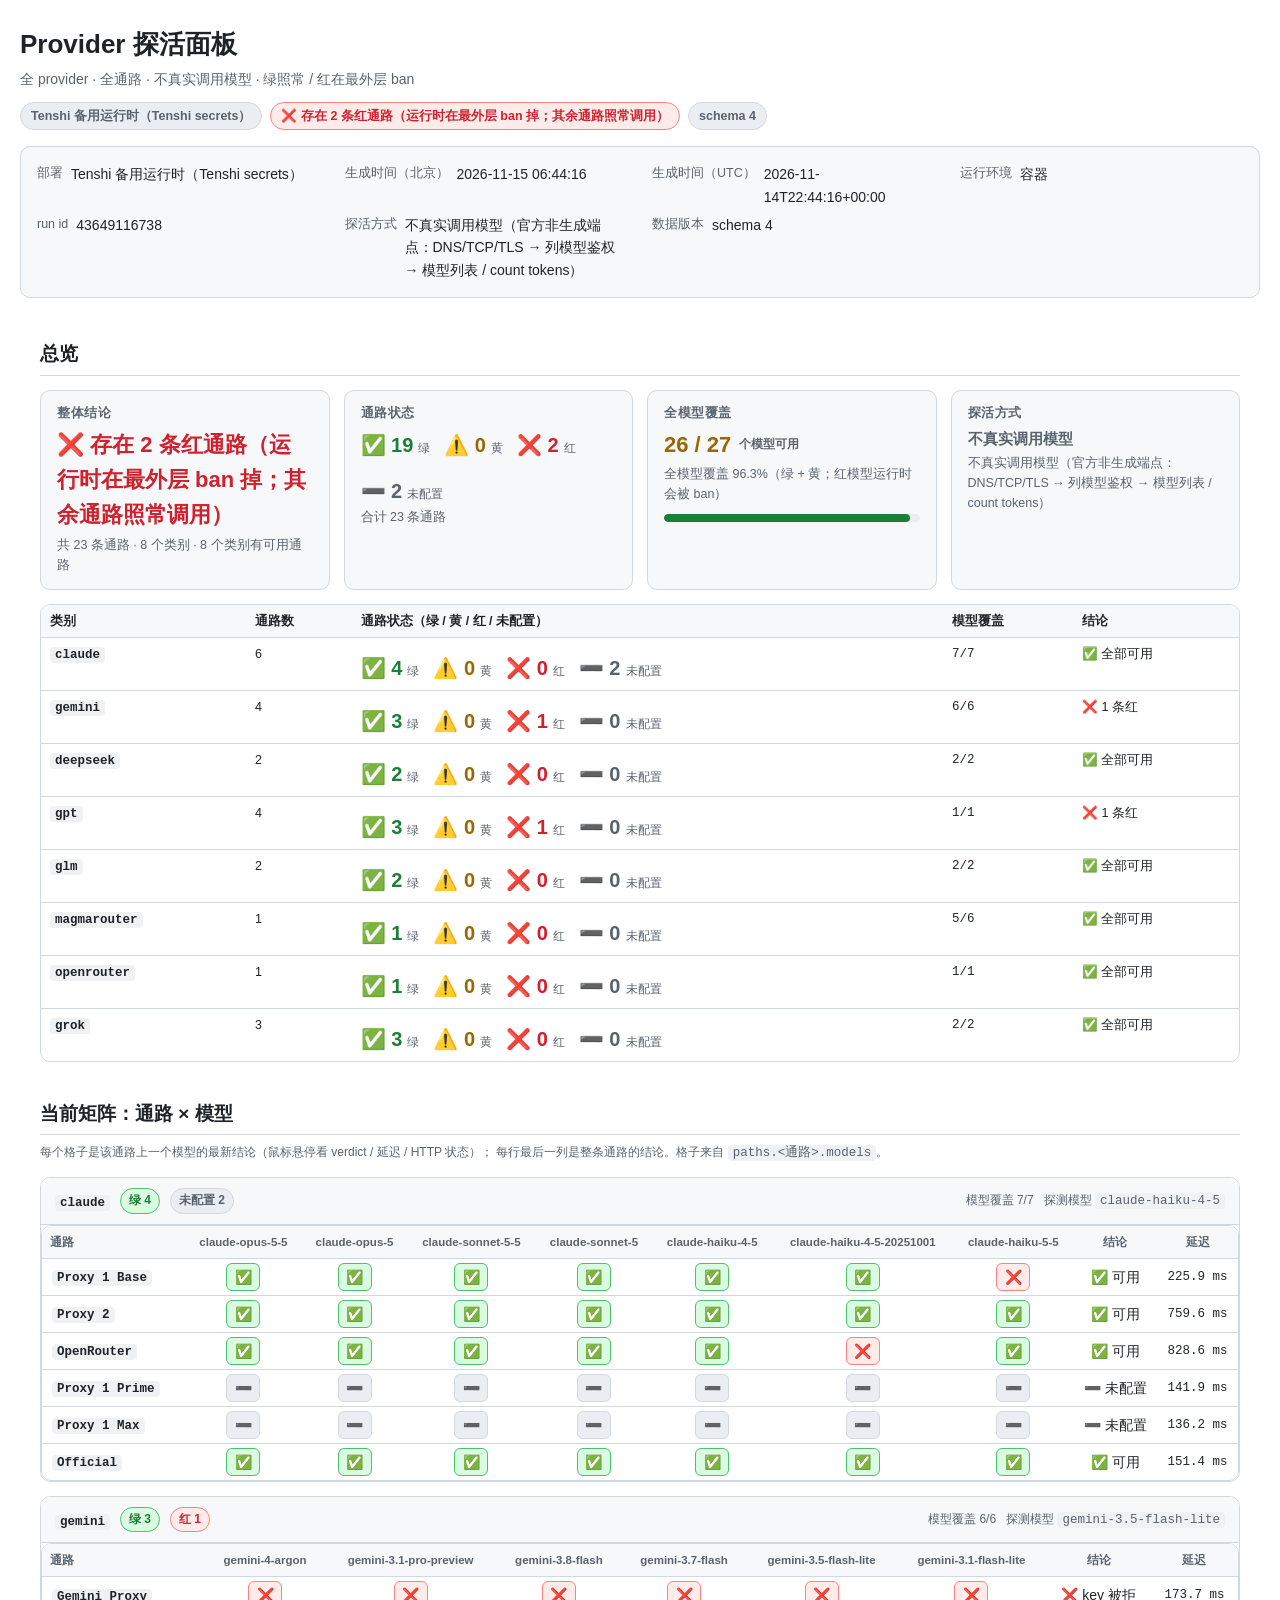
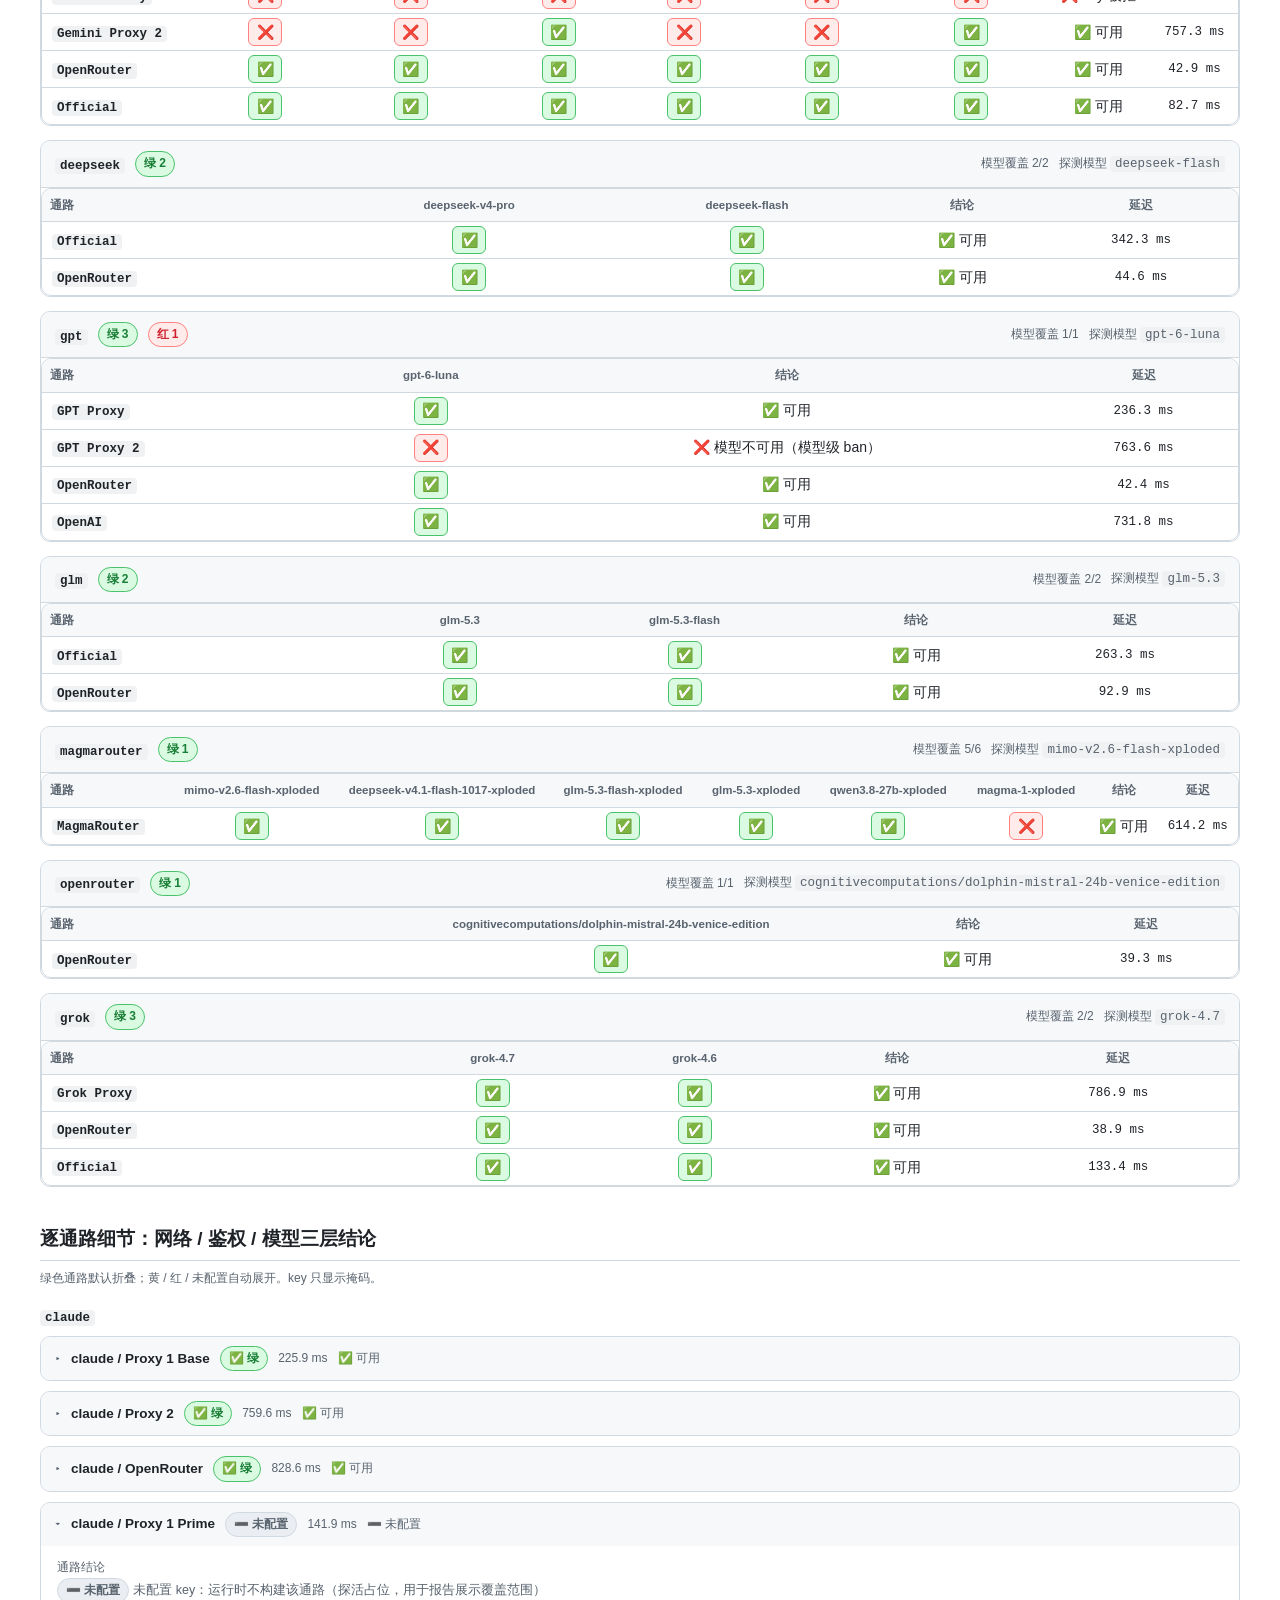
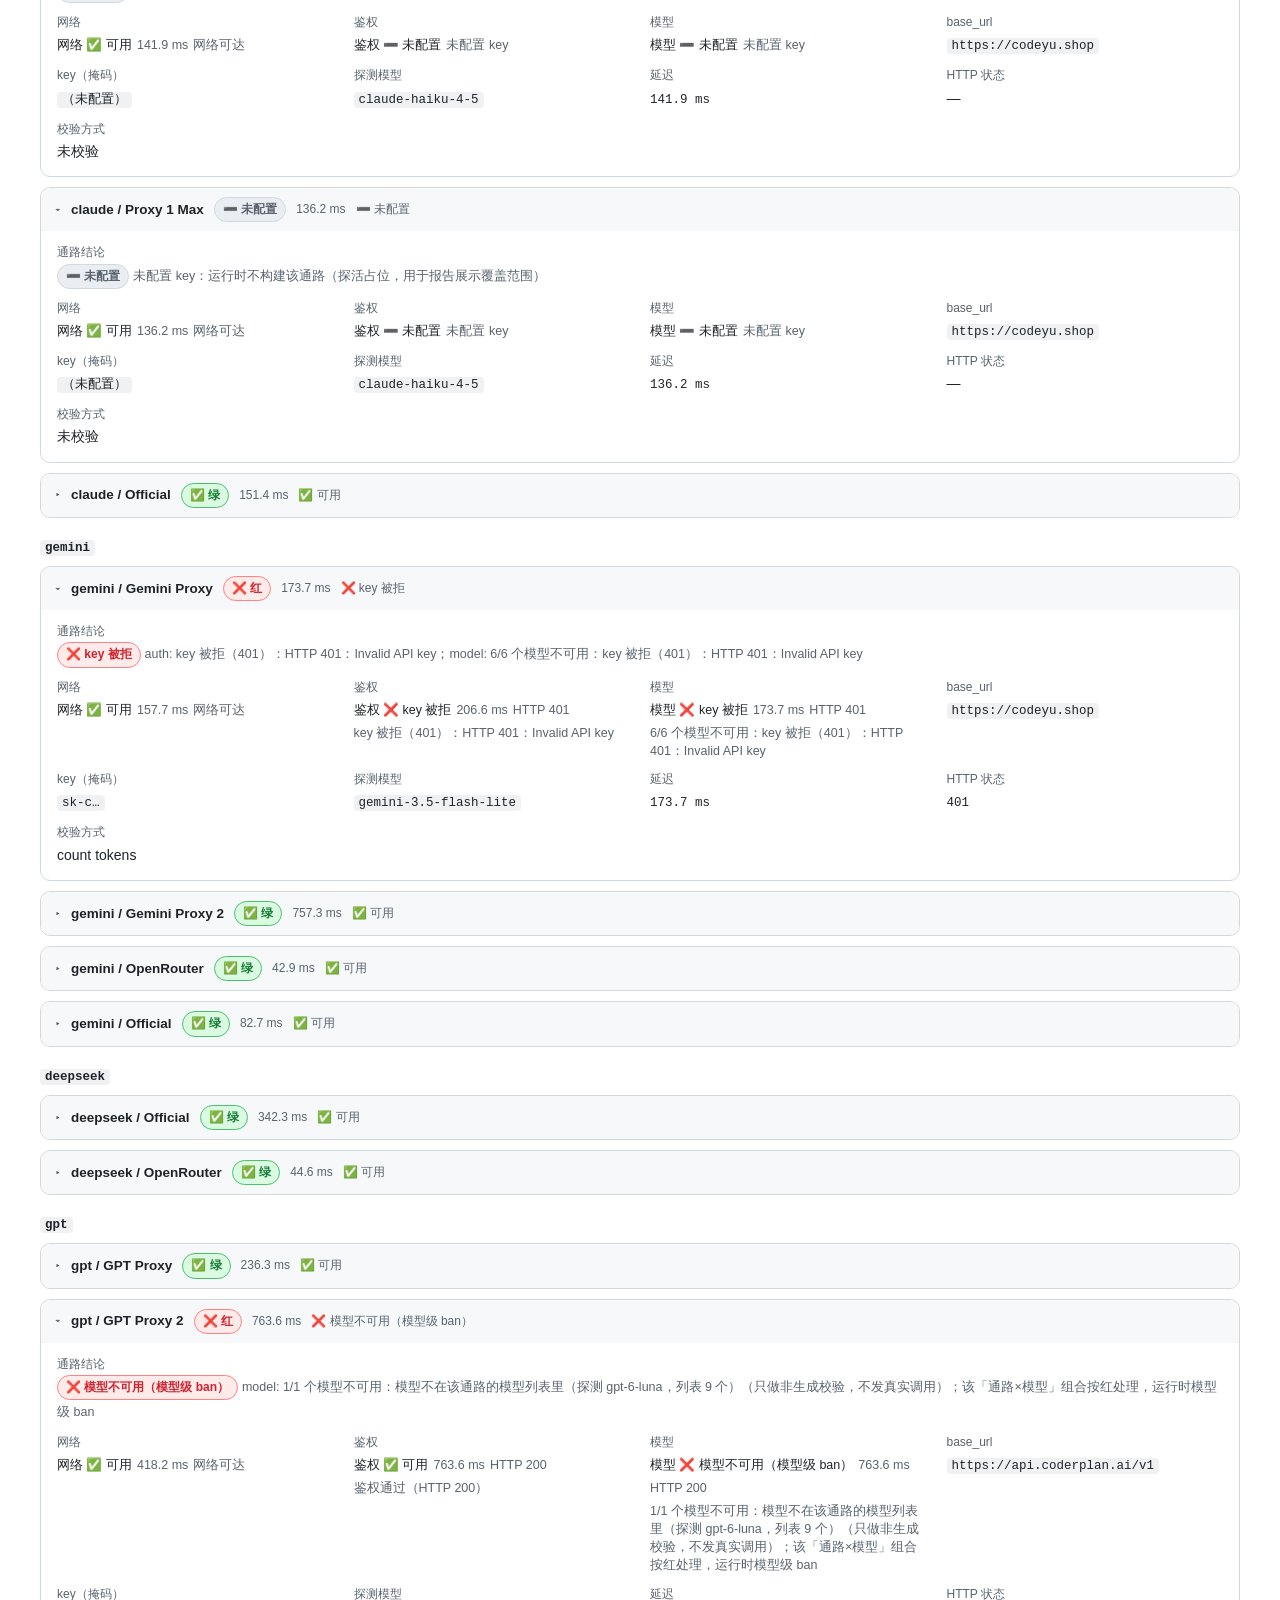
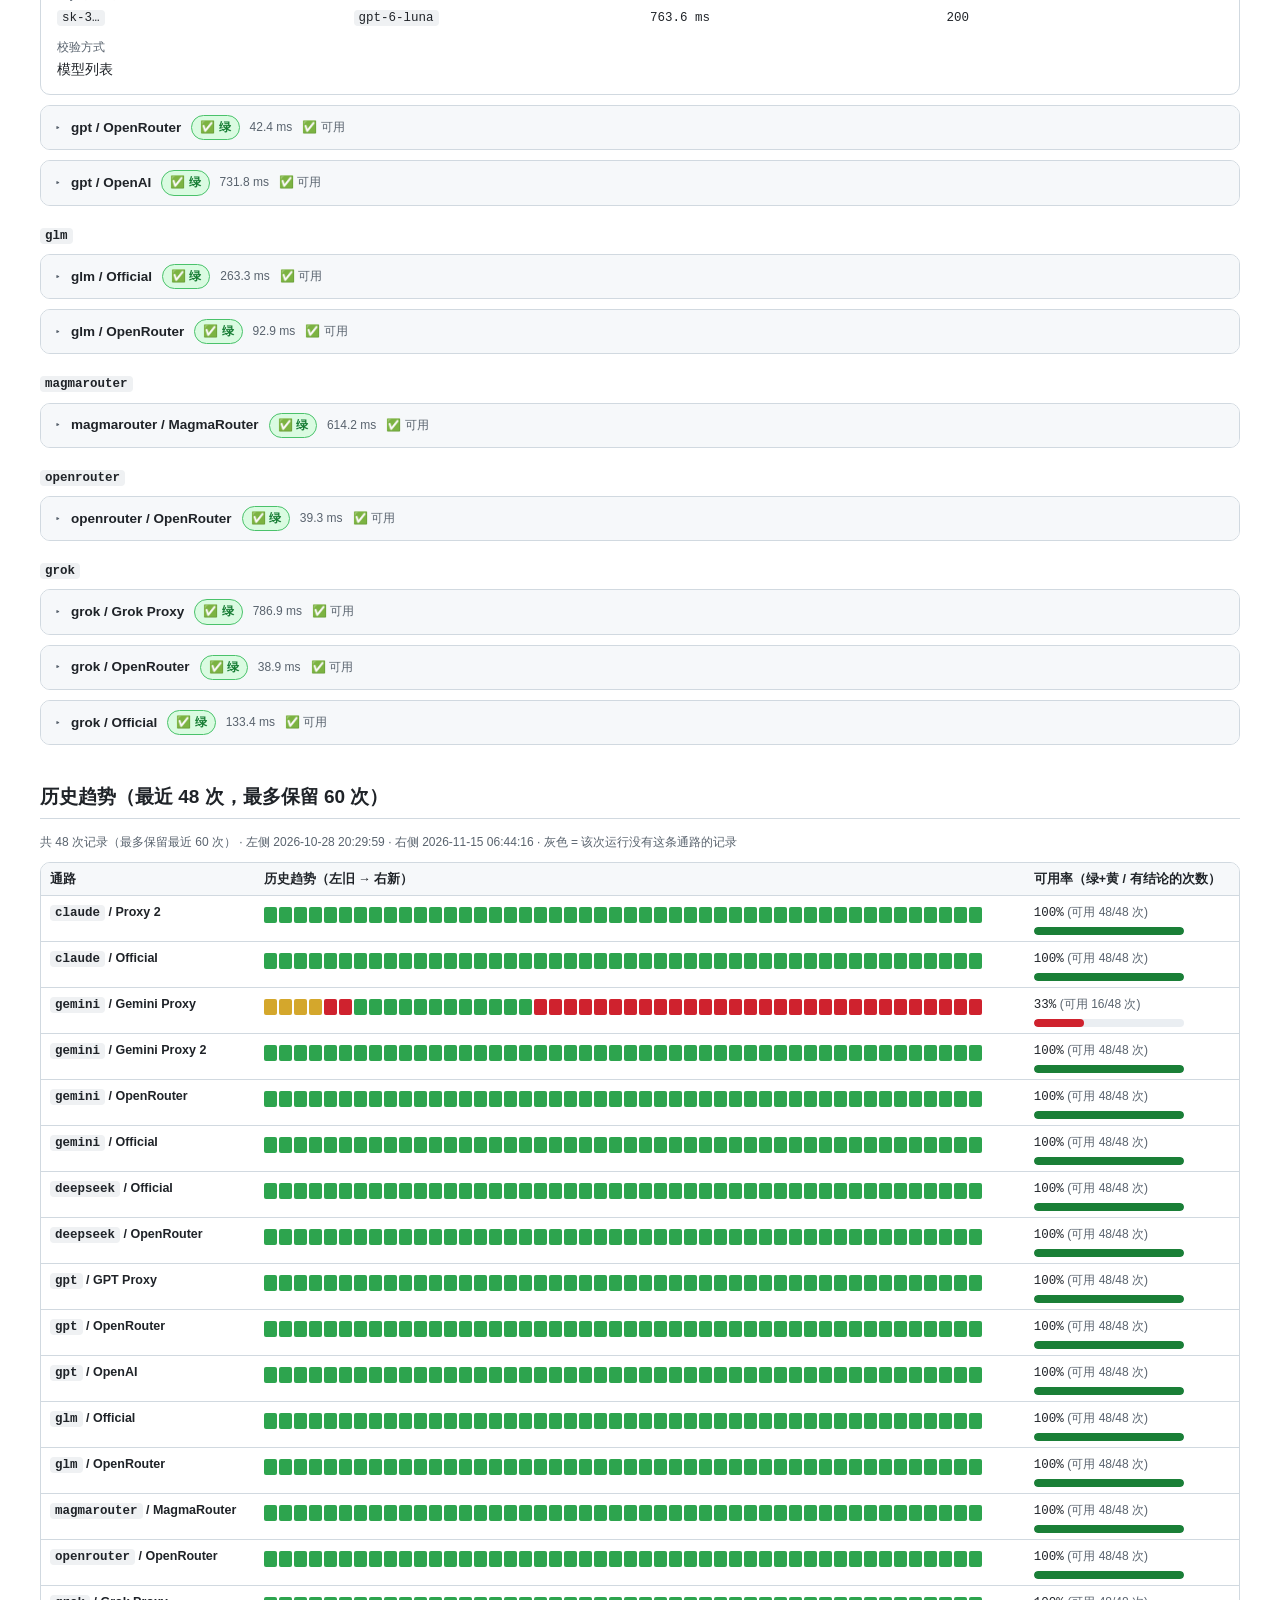
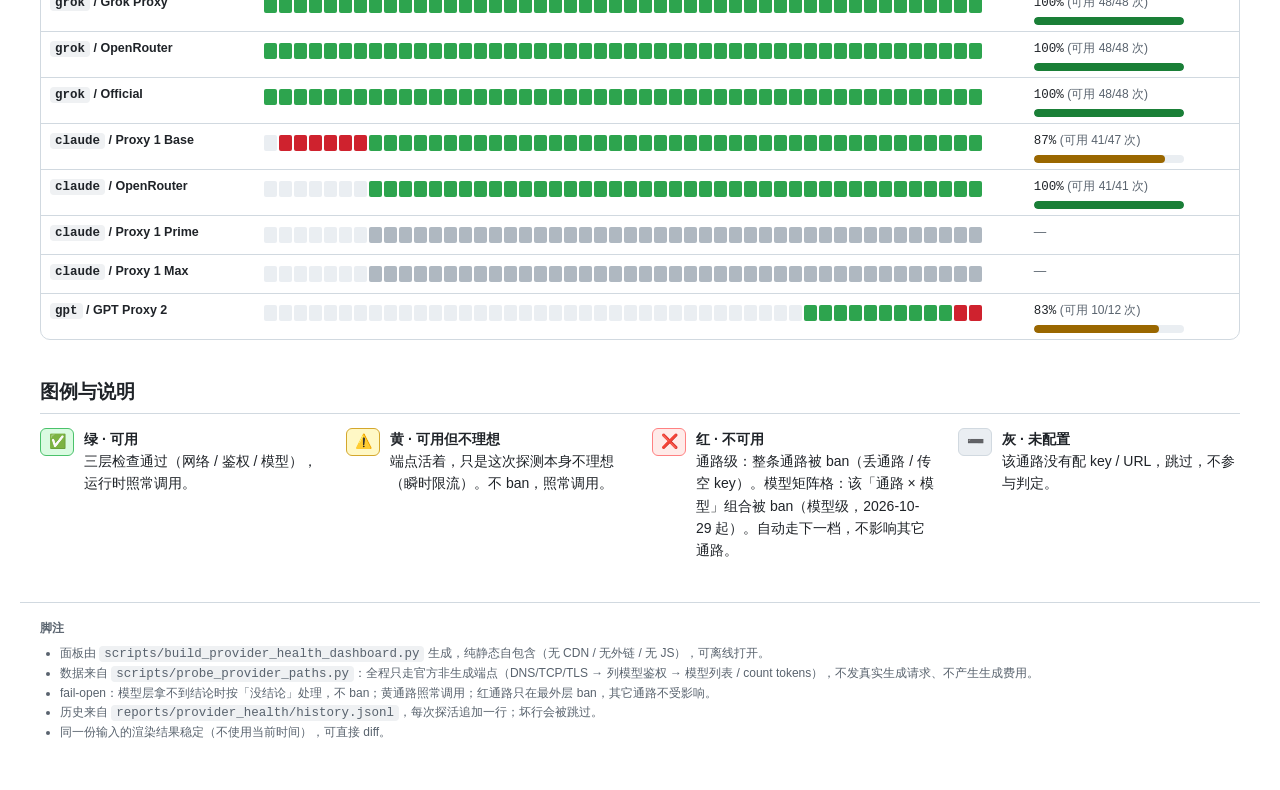
<file: reports/provider_health/tenshi-dashboard.html>
<!DOCTYPE html>
<html lang="zh-CN">
<head>
<meta charset="utf-8">
<meta name="viewport" content="width=device-width, initial-scale=1">
<meta name="generator" content="scripts/build_provider_health_dashboard.py">
<title>Provider 探活面板 · Tenshi 备用运行时（Tenshi secrets）</title>
<style>
:root {
  --bg: #ffffff; --fg: #1f2328; --muted: #59636e; --border: #d1d9e0;
  --card: #f6f8fa; --card-border: #d1d9e0; --code-bg: #eff1f3;
  --green: #1a7f37; --green-bg: #dafbe1; --green-border: #4ac26b;
  --warn: #9a6700; --warn-bg: #fff8c5; --warn-border: #d4a72c;
  --red: #cf222e; --red-bg: #ffebe9; --red-border: #ff8182;
  --grey: #59636e; --grey-bg: #eaeef2; --accent: #0969da;
}
@media (prefers-color-scheme: dark) {
  :root {
    --bg: #0d1117; --fg: #e6edf3; --muted: #9198a1; --border: #3d444d;
    --card: #151b23; --card-border: #3d444d; --code-bg: #212830;
    --green: #3fb950; --green-bg: #0f2f1d; --green-border: #238636;
    --warn: #d29922; --warn-bg: #2e2410; --warn-border: #9e6a03;
    --red: #f85149; --red-bg: #3d1418; --red-border: #da3633;
    --grey: #9198a1; --grey-bg: #212830; --accent: #4493f8;
  }
}
* { box-sizing: border-box; }
html { scroll-behavior: smooth; }
body {
  margin: 0; padding: 0 0 48px;
  background: var(--bg); color: var(--fg);
  font: 14px/1.6 -apple-system, BlinkMacSystemFont, "Segoe UI", "Noto Sans SC",
        "PingFang SC", "Hiragino Sans GB", "Microsoft YaHei", sans-serif;
}
main { max-width: 1240px; margin: 0 auto; padding: 0 20px; }
h1, h2, h3 { line-height: 1.3; }
h1 { font-size: 26px; margin: 0 0 6px; }
h2 {
  font-size: 19px; margin: 40px 0 14px;
  padding-bottom: 8px; border-bottom: 1px solid var(--border);
}
h3 { font-size: 15px; margin: 0; }
code, .mono {
  font-family: ui-monospace, SFMono-Regular, "SF Mono", Menlo, Consolas,
               "Liberation Mono", monospace;
  font-size: 12.5px;
}
code { background: var(--code-bg); padding: 1px 5px; border-radius: 4px; }
.muted { color: var(--muted); }
.small { font-size: 12px; }
.page-head { padding: 28px 20px 4px; }
.head-inner { max-width: 1240px; margin: 0 auto; }
.subtitle { color: var(--muted); margin: 0 0 12px; }
.badges { display: flex; flex-wrap: wrap; gap: 8px; margin: 10px 0 16px; }
.pill {
  display: inline-flex; align-items: center; gap: 6px;
  padding: 3px 10px; border-radius: 999px; font-size: 12.5px; font-weight: 600;
  border: 1px solid var(--card-border); background: var(--card); color: var(--fg);
}
.pill.green { color: var(--green); background: var(--green-bg); border-color: var(--green-border); }
.pill.warn  { color: var(--warn);  background: var(--warn-bg);  border-color: var(--warn-border); }
.pill.red   { color: var(--red);   background: var(--red-bg);   border-color: var(--red-border); }
.pill.grey  { color: var(--grey);  background: var(--grey-bg); }
.meta-grid {
  display: grid; grid-template-columns: repeat(auto-fit, minmax(260px, 1fr));
  gap: 2px 24px; margin: 0; padding: 14px 16px;
  border: 1px solid var(--card-border); border-radius: 10px; background: var(--card);
}
.meta-grid > div { display: flex; gap: 8px; padding: 2px 0; min-width: 0; }
.meta-grid dt { flex: 0 0 auto; color: var(--muted); font-size: 12.5px; }
.meta-grid dd { margin: 0; min-width: 0; overflow-wrap: anywhere; }
.cards { display: grid; grid-template-columns: repeat(auto-fit, minmax(240px, 1fr)); gap: 14px; }
.card {
  border: 1px solid var(--card-border); border-radius: 10px;
  background: var(--card); padding: 14px 16px;
}
.card h3 { color: var(--muted); font-size: 12.5px; font-weight: 600; letter-spacing: .04em; }
.card .big { font-size: 22px; font-weight: 700; margin: 6px 0 2px; display: flex; align-items: center; gap: 8px; }
.card .big.green { color: var(--green); }
.card .big.warn  { color: var(--warn); }
.card .big.red   { color: var(--red); }
.card .big.grey  { color: var(--grey); }
.card .note { color: var(--muted); font-size: 12.5px; }
.counts { display: flex; flex-wrap: wrap; gap: 14px; margin-top: 8px; }
.count { display: flex; align-items: baseline; gap: 5px; font-size: 20px; font-weight: 700; }
.count span.label { font-size: 12px; font-weight: 500; color: var(--muted); }
.count.green { color: var(--green); }
.count.warn  { color: var(--warn); }
.count.red   { color: var(--red); }
.count.grey  { color: var(--grey); }
.bar { height: 8px; border-radius: 999px; background: var(--grey-bg); overflow: hidden; margin-top: 10px; }
.bar > i { display: block; height: 100%; background: var(--green); border-radius: 999px; }
.bar.warn > i { background: var(--warn); }
.bar.red > i { background: var(--red); }
table { border-collapse: collapse; width: 100%; }
.table-wrap { overflow-x: auto; border: 1px solid var(--card-border); border-radius: 10px; }
table.data { font-size: 12.5px; min-width: 100%; }
table.data th, table.data td {
  padding: 6px 9px; border-bottom: 1px solid var(--border); text-align: left; vertical-align: top;
}
table.data thead th { background: var(--card); font-weight: 600; white-space: nowrap; }
table.data tbody tr:last-child td, table.data tbody tr:last-child th { border-bottom: 0; }
table.data tbody tr:hover td, table.data tbody tr:hover th { background: var(--card); }
table.data th.rowhead { white-space: nowrap; font-weight: 600; }
.provider-card {
  border: 1px solid var(--card-border); border-radius: 10px;
  margin: 14px 0; overflow: hidden; background: var(--bg);
}
.provider-head {
  display: flex; flex-wrap: wrap; align-items: center; gap: 10px;
  padding: 10px 14px; background: var(--card); border-bottom: 1px solid var(--card-border);
}
.provider-head .name { font-size: 15px; font-weight: 700; }
.provider-head .spacer { flex: 1 1 auto; }
table.matrix { width: 100%; }
table.matrix th, table.matrix td { border-bottom: 1px solid var(--border); text-align: center; }
table.matrix thead th {
  padding: 7px 8px; background: var(--card); font-size: 11.5px; font-weight: 600;
  color: var(--muted); max-width: 190px; overflow-wrap: anywhere;
}
table.matrix thead th.path-col, table.matrix td.path-col { text-align: left; }
table.matrix td { padding: 4px 6px; }
table.matrix td.path-col { padding: 6px 10px; white-space: nowrap; font-weight: 600; }
table.matrix tbody tr:last-child th, table.matrix tbody tr:last-child td { border-bottom: 0; }
.cell {
  display: inline-flex; align-items: center; justify-content: center;
  min-width: 34px; height: 28px; border-radius: 6px; font-size: 14px;
  border: 1px solid transparent;
}
.sev-green  { background: var(--green-bg); border-color: var(--green-border); }
.sev-warn   { background: var(--warn-bg);  border-color: var(--warn-border); }
.sev-red    { background: var(--red-bg);   border-color: var(--red-border); }
.sev-grey   { background: var(--grey-bg);  border-color: var(--card-border); color: var(--grey); }
.sev-missing { background: transparent; border-color: var(--card-border); color: var(--muted); }
.badge {
  display: inline-flex; align-items: center; gap: 5px; padding: 2px 8px;
  border-radius: 999px; font-size: 12px; font-weight: 600; white-space: nowrap;
  border: 1px solid transparent;
}
.badge.green { color: var(--green); background: var(--green-bg); border-color: var(--green-border); }
.badge.warn  { color: var(--warn);  background: var(--warn-bg);  border-color: var(--warn-border); }
.badge.red   { color: var(--red);   background: var(--red-bg);   border-color: var(--red-border); }
.badge.grey  { color: var(--grey);  background: var(--grey-bg);  border-color: var(--card-border); }
.path-card {
  border: 1px solid var(--card-border); border-radius: 10px;
  margin: 10px 0; background: var(--bg); overflow: hidden;
}
.path-card > summary {
  display: flex; flex-wrap: wrap; align-items: center; gap: 10px;
  padding: 9px 14px; cursor: pointer; background: var(--card); list-style: none;
  font-size: 13.5px;
}
.path-card > summary::-webkit-details-marker { display: none; }
.path-card > summary::before { content: "▸"; color: var(--muted); font-size: 11px; }
.path-card[open] > summary::before { content: "▾"; }
.path-card > summary .path-name { font-weight: 700; }
.detail-grid {
  display: grid; grid-template-columns: repeat(auto-fit, minmax(230px, 1fr));
  gap: 10px 20px; padding: 12px 16px 14px;
}
.detail-grid .field { min-width: 0; }
.detail-grid .field.wide { grid-column: 1 / -1; }
.detail-grid .k { color: var(--muted); font-size: 12px; margin-bottom: 1px; }
.detail-grid .v { overflow-wrap: anywhere; word-break: break-word; }
.detail-grid .v .detail { color: var(--muted); font-size: 12.5px; }
.checks { display: flex; flex-wrap: wrap; gap: 8px 18px; margin: 8px 0 2px; }
.check-chip { display: inline-flex; align-items: center; flex-wrap: wrap; gap: 5px; font-size: 12.5px; line-height: 1.45; }
.check-chip .detail { overflow-wrap: anywhere; }
.check-chip .tag { color: var(--muted); }
.legend-grid { display: grid; grid-template-columns: repeat(auto-fit, minmax(250px, 1fr)); gap: 10px 24px; }
.legend-item { display: flex; align-items: flex-start; gap: 10px; }
.legend-item .cell { flex: 0 0 auto; }
.legend-item p { margin: 0; }
.legend-item p .k { font-weight: 700; }
.notes { border-left: 3px solid var(--warn-border); background: var(--warn-bg); color: var(--fg); padding: 10px 14px; border-radius: 0 8px 8px 0; margin: 0 0 18px; }
.notes ul { margin: 4px 0 0; padding-left: 20px; }
.note-strip { overflow-x: auto; padding: 4px 0; }
svg.strip { display: block; }
.history-meta { color: var(--muted); font-size: 12px; margin: 4px 0 10px; }
.empty {
  border: 1px dashed var(--card-border); border-radius: 10px; padding: 26px;
  text-align: center; color: var(--muted); background: var(--card); margin: 12px 0;
}
footer {
  max-width: 1240px; margin: 40px auto 0; padding: 16px 20px 0;
  border-top: 1px solid var(--border); color: var(--muted); font-size: 12px;
}
footer ul { margin: 6px 0 0; padding-left: 20px; }
@media print { body { background: #fff; } .path-card > summary::before { content: ""; } }
</style>
</head>
<body>
<header class="page-head" id="top">
  <div class="head-inner">
    <h1>Provider 探活面板</h1>
    <p class="subtitle">全 provider · 全通路 · 不真实调用模型 · 绿照常 / 红在最外层 ban</p>
    <div class="badges"><span class="pill grey">Tenshi 备用运行时（Tenshi secrets）</span><span class="pill red">❌ 存在 2 条红通路（运行时在最外层 ban 掉；其余通路照常调用）</span><span class="pill grey">schema 4</span></div>
    <dl class="meta-grid"><div><dt>部署</dt><dd>Tenshi 备用运行时（Tenshi secrets）</dd></div><div><dt>生成时间（北京）</dt><dd>2026-11-15 06:44:16</dd></div><div><dt>生成时间（UTC）</dt><dd>2026-11-14T22:44:16+00:00</dd></div><div><dt>运行环境</dt><dd>容器</dd></div><div><dt>run id</dt><dd>43649116738</dd></div><div><dt>探活方式</dt><dd>不真实调用模型（官方非生成端点：DNS/TCP/TLS → 列模型鉴权 → 模型列表 / count tokens）</dd></div><div><dt>数据版本</dt><dd>schema 4</dd></div></dl>
  </div>
</header>
<main>
  
  <section id="overview">
    <h2>总览</h2>
    <div class="cards"><div class="card"><h3>整体结论</h3><div class="big red">❌ 存在 2 条红通路（运行时在最外层 ban 掉；其余通路照常调用）</div><div class="note">共 23 条通路 · 8 个类别 · 8 个类别有可用通路</div></div><div class="card"><h3>通路状态</h3><div class="counts"><span class="count green">✅ 19<span class="label">绿</span></span><span class="count warn">⚠️ 0<span class="label">黄</span></span><span class="count red">❌ 2<span class="label">红</span></span><span class="count grey">➖ 2<span class="label">未配置</span></span></div><div class="note">合计 23 条通路</div></div><div class="card"><h3>全模型覆盖</h3><div class="big warn">26 / 27<span class="small muted">个模型可用</span></div><div class="note">全模型覆盖 96.3%（绿 + 黄；红模型运行时会被 ban）</div><div class="bar"><i style="width:96.3%"></i></div></div><div class="card"><h3>探活方式</h3><div class="big grey" style="font-size:15px">不真实调用模型</div><div class="note">不真实调用模型（官方非生成端点：DNS/TCP/TLS → 列模型鉴权 → 模型列表 / count tokens）</div></div></div>
    <div style="margin-top:14px"><div class="table-wrap"><table class="data"><thead><tr><th>类别</th><th>通路数</th><th>通路状态（绿 / 黄 / 红 / 未配置）</th><th>模型覆盖</th><th>结论</th></tr></thead><tbody><tr><th class="rowhead"><code>claude</code></th><td>6</td><td><div class="counts"><span class="count green">✅ 4<span class="label">绿</span></span><span class="count warn">⚠️ 0<span class="label">黄</span></span><span class="count red">❌ 0<span class="label">红</span></span><span class="count grey">➖ 2<span class="label">未配置</span></span></div></td><td class="mono">7/7</td><td>✅ 全部可用</td></tr><tr><th class="rowhead"><code>gemini</code></th><td>4</td><td><div class="counts"><span class="count green">✅ 3<span class="label">绿</span></span><span class="count warn">⚠️ 0<span class="label">黄</span></span><span class="count red">❌ 1<span class="label">红</span></span><span class="count grey">➖ 0<span class="label">未配置</span></span></div></td><td class="mono">6/6</td><td>❌ 1 条红</td></tr><tr><th class="rowhead"><code>deepseek</code></th><td>2</td><td><div class="counts"><span class="count green">✅ 2<span class="label">绿</span></span><span class="count warn">⚠️ 0<span class="label">黄</span></span><span class="count red">❌ 0<span class="label">红</span></span><span class="count grey">➖ 0<span class="label">未配置</span></span></div></td><td class="mono">2/2</td><td>✅ 全部可用</td></tr><tr><th class="rowhead"><code>gpt</code></th><td>4</td><td><div class="counts"><span class="count green">✅ 3<span class="label">绿</span></span><span class="count warn">⚠️ 0<span class="label">黄</span></span><span class="count red">❌ 1<span class="label">红</span></span><span class="count grey">➖ 0<span class="label">未配置</span></span></div></td><td class="mono">1/1</td><td>❌ 1 条红</td></tr><tr><th class="rowhead"><code>glm</code></th><td>2</td><td><div class="counts"><span class="count green">✅ 2<span class="label">绿</span></span><span class="count warn">⚠️ 0<span class="label">黄</span></span><span class="count red">❌ 0<span class="label">红</span></span><span class="count grey">➖ 0<span class="label">未配置</span></span></div></td><td class="mono">2/2</td><td>✅ 全部可用</td></tr><tr><th class="rowhead"><code>magmarouter</code></th><td>1</td><td><div class="counts"><span class="count green">✅ 1<span class="label">绿</span></span><span class="count warn">⚠️ 0<span class="label">黄</span></span><span class="count red">❌ 0<span class="label">红</span></span><span class="count grey">➖ 0<span class="label">未配置</span></span></div></td><td class="mono">5/6</td><td>✅ 全部可用</td></tr><tr><th class="rowhead"><code>openrouter</code></th><td>1</td><td><div class="counts"><span class="count green">✅ 1<span class="label">绿</span></span><span class="count warn">⚠️ 0<span class="label">黄</span></span><span class="count red">❌ 0<span class="label">红</span></span><span class="count grey">➖ 0<span class="label">未配置</span></span></div></td><td class="mono">1/1</td><td>✅ 全部可用</td></tr><tr><th class="rowhead"><code>grok</code></th><td>3</td><td><div class="counts"><span class="count green">✅ 3<span class="label">绿</span></span><span class="count warn">⚠️ 0<span class="label">黄</span></span><span class="count red">❌ 0<span class="label">红</span></span><span class="count grey">➖ 0<span class="label">未配置</span></span></div></td><td class="mono">2/2</td><td>✅ 全部可用</td></tr></tbody></table></div></div>
  </section>
  <section id="matrix">
    <h2>当前矩阵：通路 × 模型</h2>
    <p class="small muted" style="margin-top:-6px">
      每个格子是该通路上一个模型的最新结论（鼠标悬停看 verdict / 延迟 / HTTP 状态）；
      每行最后一列是整条通路的结论。格子来自 <code>paths.&lt;通路&gt;.models</code>。
    </p>
    <section class="provider-card"><div class="provider-head"><span class="name"><code>claude</code></span><span class="badge green">绿 4</span><span class="badge grey">未配置 2</span><span class="spacer"></span><span class="small muted">模型覆盖 7/7</span><span class="small muted">探测模型 <code>claude-haiku-4-5</code></span></div><div class="table-wrap"><table class="matrix"><thead><tr><th class="path-col">通路</th><th title="claude-opus-5-5">claude-opus-5-5</th><th title="claude-opus-5">claude-opus-5</th><th title="claude-sonnet-5-5">claude-sonnet-5-5</th><th title="claude-sonnet-5">claude-sonnet-5</th><th title="claude-haiku-4-5">claude-haiku-4-5</th><th title="claude-haiku-4-5-20251001">claude-haiku-4-5-20251001</th><th title="claude-haiku-5-5">claude-haiku-5-5</th><th>结论</th><th>延迟</th></tr></thead><tbody><tr><td class="path-col"><code>Proxy 1 Base</code></td><td><span class="cell sev-green" title="claude/Proxy 1 Base · 模型 claude-opus-5-5
✅ 可用
模型在官方模型列表里（claude-opus-5-5）（只做非生成校验，不发真实调用）
HTTP 200
225.9 ms
校验方式 模型列表">✅</span></td><td><span class="cell sev-green" title="claude/Proxy 1 Base · 模型 claude-opus-5
✅ 可用
模型在官方模型列表里（claude-opus-5）（只做非生成校验，不发真实调用）
HTTP 200
225.9 ms
校验方式 模型列表">✅</span></td><td><span class="cell sev-green" title="claude/Proxy 1 Base · 模型 claude-sonnet-5-5
✅ 可用
模型在官方模型列表里（claude-sonnet-5-5）（只做非生成校验，不发真实调用）
HTTP 200
225.9 ms
校验方式 模型列表">✅</span></td><td><span class="cell sev-green" title="claude/Proxy 1 Base · 模型 claude-sonnet-5
✅ 可用
模型在官方模型列表里（claude-sonnet-5）（只做非生成校验，不发真实调用）
HTTP 200
225.9 ms
校验方式 模型列表">✅</span></td><td><span class="cell sev-green" title="claude/Proxy 1 Base · 模型 claude-haiku-4-5
✅ 可用
模型在官方模型列表里（claude-haiku-4-5-20251001）（只做非生成校验，不发真实调用）
HTTP 200
225.9 ms
校验方式 模型列表">✅</span></td><td><span class="cell sev-green" title="claude/Proxy 1 Base · 模型 claude-haiku-4-5-20251001
✅ 可用
模型在官方模型列表里（claude-haiku-4-5-20251001）（只做非生成校验，不发真实调用）
HTTP 200
225.9 ms
校验方式 模型列表">✅</span></td><td><span class="cell sev-red" title="claude/Proxy 1 Base · 模型 claude-haiku-5-5
❌ 模型不可用（模型级 ban）
模型不可用（404）：HTTP 404：Model &quot;claude-haiku-5-5&quot; is not supported by any configured account in this group
HTTP 404
247.4 ms
校验方式 count tokens">❌</span></td><td><span title="✅ 可用
三层检查均通过
HTTP 200
225.9 ms">✅ 可用</span></td><td class="mono">225.9 ms</td></tr><tr><td class="path-col"><code>Proxy 2</code></td><td><span class="cell sev-green" title="claude/Proxy 2 · 模型 claude-opus-5-5
✅ 可用
模型在官方模型列表里（claude-opus-5-5）（只做非生成校验，不发真实调用）
HTTP 200
759.6 ms
校验方式 模型列表">✅</span></td><td><span class="cell sev-green" title="claude/Proxy 2 · 模型 claude-opus-5
✅ 可用
模型在官方模型列表里（claude-opus-5）（只做非生成校验，不发真实调用）
HTTP 200
759.6 ms
校验方式 模型列表">✅</span></td><td><span class="cell sev-green" title="claude/Proxy 2 · 模型 claude-sonnet-5-5
✅ 可用
模型在官方模型列表里（claude-sonnet-5-5）（只做非生成校验，不发真实调用）
HTTP 200
759.6 ms
校验方式 模型列表">✅</span></td><td><span class="cell sev-green" title="claude/Proxy 2 · 模型 claude-sonnet-5
✅ 可用
模型在官方模型列表里（claude-sonnet-5）（只做非生成校验，不发真实调用）
HTTP 200
759.6 ms
校验方式 模型列表">✅</span></td><td><span class="cell sev-green" title="claude/Proxy 2 · 模型 claude-haiku-4-5
✅ 可用
模型在官方模型列表里（claude-haiku-4-5）（只做非生成校验，不发真实调用）
HTTP 200
759.6 ms
校验方式 模型列表">✅</span></td><td><span class="cell sev-green" title="claude/Proxy 2 · 模型 claude-haiku-4-5-20251001
✅ 可用
模型在官方模型列表里（claude-haiku-4-5-20251001）（只做非生成校验，不发真实调用）
HTTP 200
759.6 ms
校验方式 模型列表">✅</span></td><td><span class="cell sev-green" title="claude/Proxy 2 · 模型 claude-haiku-5-5
✅ 可用
模型在官方模型列表里（claude-haiku-5-5）（只做非生成校验，不发真实调用）
HTTP 200
759.6 ms
校验方式 模型列表">✅</span></td><td><span title="✅ 可用
三层检查均通过
HTTP 200
759.6 ms">✅ 可用</span></td><td class="mono">759.6 ms</td></tr><tr><td class="path-col"><code>OpenRouter</code></td><td><span class="cell sev-green" title="claude/OpenRouter · 模型 claude-opus-5-5
✅ 可用
模型在官方模型列表里（anthropic/claude-opus-5.5）（只做非生成校验，不发真实调用）
HTTP 200
828.6 ms
校验方式 模型列表">✅</span></td><td><span class="cell sev-green" title="claude/OpenRouter · 模型 claude-opus-5
✅ 可用
模型在官方模型列表里（anthropic/claude-opus-5）（只做非生成校验，不发真实调用）
HTTP 200
828.6 ms
校验方式 模型列表">✅</span></td><td><span class="cell sev-green" title="claude/OpenRouter · 模型 claude-sonnet-5-5
✅ 可用
模型在官方模型列表里（anthropic/claude-sonnet-5.5）（只做非生成校验，不发真实调用）
HTTP 200
828.6 ms
校验方式 模型列表">✅</span></td><td><span class="cell sev-green" title="claude/OpenRouter · 模型 claude-sonnet-5
✅ 可用
模型在官方模型列表里（anthropic/claude-sonnet-5）（只做非生成校验，不发真实调用）
HTTP 200
828.6 ms
校验方式 模型列表">✅</span></td><td><span class="cell sev-green" title="claude/OpenRouter · 模型 claude-haiku-4-5
✅ 可用
模型在官方模型列表里（anthropic/claude-haiku-4.5）（只做非生成校验，不发真实调用）
HTTP 200
828.6 ms
校验方式 模型列表">✅</span></td><td><span class="cell sev-red" title="claude/OpenRouter · 模型 claude-haiku-4-5-20251001
❌ 模型不可用（模型级 ban）
模型不在该通路的模型列表里（探测 anthropic/claude-haiku-4-5-20251001，列表 436 个）（只做非生成校验，不发真实调用）；该「通路×模型」组合按红处理，运行时模型级 ban
HTTP 200
828.6 ms
校验方式 模型列表">❌</span></td><td><span class="cell sev-green" title="claude/OpenRouter · 模型 claude-haiku-5-5
✅ 可用
模型在官方模型列表里（anthropic/claude-haiku-5.5）（只做非生成校验，不发真实调用）
HTTP 200
828.6 ms
校验方式 模型列表">✅</span></td><td><span title="✅ 可用
三层检查均通过
HTTP 200
828.6 ms">✅ 可用</span></td><td class="mono">828.6 ms</td></tr><tr><td class="path-col"><code>Proxy 1 Prime</code></td><td><span class="cell sev-grey" title="claude/Proxy 1 Prime · 模型 claude-opus-5-5
➖ 未配置
未配置 key
校验方式 未校验">➖</span></td><td><span class="cell sev-grey" title="claude/Proxy 1 Prime · 模型 claude-opus-5
➖ 未配置
未配置 key
校验方式 未校验">➖</span></td><td><span class="cell sev-grey" title="claude/Proxy 1 Prime · 模型 claude-sonnet-5-5
➖ 未配置
未配置 key
校验方式 未校验">➖</span></td><td><span class="cell sev-grey" title="claude/Proxy 1 Prime · 模型 claude-sonnet-5
➖ 未配置
未配置 key
校验方式 未校验">➖</span></td><td><span class="cell sev-grey" title="claude/Proxy 1 Prime · 模型 claude-haiku-4-5
➖ 未配置
未配置 key
校验方式 未校验">➖</span></td><td><span class="cell sev-grey" title="claude/Proxy 1 Prime · 模型 claude-haiku-4-5-20251001
➖ 未配置
未配置 key
校验方式 未校验">➖</span></td><td><span class="cell sev-grey" title="claude/Proxy 1 Prime · 模型 claude-haiku-5-5
➖ 未配置
未配置 key
校验方式 未校验">➖</span></td><td><span title="➖ 未配置
未配置 key：运行时不构建该通路（探活占位，用于报告展示覆盖范围）
141.9 ms">➖ 未配置</span></td><td class="mono">141.9 ms</td></tr><tr><td class="path-col"><code>Proxy 1 Max</code></td><td><span class="cell sev-grey" title="claude/Proxy 1 Max · 模型 claude-opus-5-5
➖ 未配置
未配置 key
校验方式 未校验">➖</span></td><td><span class="cell sev-grey" title="claude/Proxy 1 Max · 模型 claude-opus-5
➖ 未配置
未配置 key
校验方式 未校验">➖</span></td><td><span class="cell sev-grey" title="claude/Proxy 1 Max · 模型 claude-sonnet-5-5
➖ 未配置
未配置 key
校验方式 未校验">➖</span></td><td><span class="cell sev-grey" title="claude/Proxy 1 Max · 模型 claude-sonnet-5
➖ 未配置
未配置 key
校验方式 未校验">➖</span></td><td><span class="cell sev-grey" title="claude/Proxy 1 Max · 模型 claude-haiku-4-5
➖ 未配置
未配置 key
校验方式 未校验">➖</span></td><td><span class="cell sev-grey" title="claude/Proxy 1 Max · 模型 claude-haiku-4-5-20251001
➖ 未配置
未配置 key
校验方式 未校验">➖</span></td><td><span class="cell sev-grey" title="claude/Proxy 1 Max · 模型 claude-haiku-5-5
➖ 未配置
未配置 key
校验方式 未校验">➖</span></td><td><span title="➖ 未配置
未配置 key：运行时不构建该通路（探活占位，用于报告展示覆盖范围）
136.2 ms">➖ 未配置</span></td><td class="mono">136.2 ms</td></tr><tr><td class="path-col"><code>Official</code></td><td><span class="cell sev-green" title="claude/Official · 模型 claude-opus-5-5
✅ 可用
模型在官方模型列表里（claude-opus-5-5）（只做非生成校验，不发真实调用）
HTTP 200
151.4 ms
校验方式 模型列表">✅</span></td><td><span class="cell sev-green" title="claude/Official · 模型 claude-opus-5
✅ 可用
模型在官方模型列表里（claude-opus-5）（只做非生成校验，不发真实调用）
HTTP 200
151.4 ms
校验方式 模型列表">✅</span></td><td><span class="cell sev-green" title="claude/Official · 模型 claude-sonnet-5-5
✅ 可用
模型在官方模型列表里（claude-sonnet-5-5）（只做非生成校验，不发真实调用）
HTTP 200
151.4 ms
校验方式 模型列表">✅</span></td><td><span class="cell sev-green" title="claude/Official · 模型 claude-sonnet-5
✅ 可用
模型在官方模型列表里（claude-sonnet-5）（只做非生成校验，不发真实调用）
HTTP 200
151.4 ms
校验方式 模型列表">✅</span></td><td><span class="cell sev-green" title="claude/Official · 模型 claude-haiku-4-5
✅ 可用
模型在官方模型列表里（claude-haiku-4-5-20251001）（只做非生成校验，不发真实调用）
HTTP 200
151.4 ms
校验方式 模型列表">✅</span></td><td><span class="cell sev-green" title="claude/Official · 模型 claude-haiku-4-5-20251001
✅ 可用
模型在官方模型列表里（claude-haiku-4-5-20251001）（只做非生成校验，不发真实调用）
HTTP 200
151.4 ms
校验方式 模型列表">✅</span></td><td><span class="cell sev-green" title="claude/Official · 模型 claude-haiku-5-5
✅ 可用
模型在官方模型列表里（claude-haiku-5-5）（只做非生成校验，不发真实调用）
HTTP 200
151.4 ms
校验方式 模型列表">✅</span></td><td><span title="✅ 可用
三层检查均通过
HTTP 200
151.4 ms">✅ 可用</span></td><td class="mono">151.4 ms</td></tr></tbody></table></div></section><section class="provider-card"><div class="provider-head"><span class="name"><code>gemini</code></span><span class="badge green">绿 3</span><span class="badge red">红 1</span><span class="spacer"></span><span class="small muted">模型覆盖 6/6</span><span class="small muted">探测模型 <code>gemini-3.5-flash-lite</code></span></div><div class="table-wrap"><table class="matrix"><thead><tr><th class="path-col">通路</th><th title="gemini-4-argon">gemini-4-argon</th><th title="gemini-3.1-pro-preview">gemini-3.1-pro-preview</th><th title="gemini-3.8-flash">gemini-3.8-flash</th><th title="gemini-3.7-flash">gemini-3.7-flash</th><th title="gemini-3.5-flash-lite">gemini-3.5-flash-lite</th><th title="gemini-3.1-flash-lite">gemini-3.1-flash-lite</th><th>结论</th><th>延迟</th></tr></thead><tbody><tr><td class="path-col"><code>Gemini Proxy</code></td><td><span class="cell sev-red" title="gemini/Gemini Proxy · 模型 gemini-4-argon
❌ key 被拒
key 被拒（401）：HTTP 401：Invalid API key
HTTP 401
222.8 ms
校验方式 count tokens">❌</span></td><td><span class="cell sev-red" title="gemini/Gemini Proxy · 模型 gemini-3.1-pro-preview
❌ key 被拒
key 被拒（401）：HTTP 401：Invalid API key
HTTP 401
173.7 ms
校验方式 count tokens">❌</span></td><td><span class="cell sev-red" title="gemini/Gemini Proxy · 模型 gemini-3.8-flash
❌ key 被拒
key 被拒（401）：HTTP 401：Invalid API key
HTTP 401
200.9 ms
校验方式 count tokens">❌</span></td><td><span class="cell sev-red" title="gemini/Gemini Proxy · 模型 gemini-3.7-flash
❌ key 被拒
key 被拒（401）：HTTP 401：Invalid API key
HTTP 401
208.9 ms
校验方式 count tokens">❌</span></td><td><span class="cell sev-red" title="gemini/Gemini Proxy · 模型 gemini-3.5-flash-lite
❌ key 被拒
key 被拒（401）：HTTP 401：Invalid API key
HTTP 401
208.1 ms
校验方式 count tokens">❌</span></td><td><span class="cell sev-red" title="gemini/Gemini Proxy · 模型 gemini-3.1-flash-lite
❌ key 被拒
key 被拒（401）：HTTP 401：Invalid API key
HTTP 401
202.9 ms
校验方式 count tokens">❌</span></td><td><span title="❌ key 被拒
auth: key 被拒（401）：HTTP 401：Invalid API key；model: 6/6 个模型不可用：key 被拒（401）：HTTP 401：Invalid API key
HTTP 401
173.7 ms">❌ key 被拒</span></td><td class="mono">173.7 ms</td></tr><tr><td class="path-col"><code>Gemini Proxy 2</code></td><td><span class="cell sev-red" title="gemini/Gemini Proxy 2 · 模型 gemini-4-argon
❌ 模型不可用（模型级 ban）
模型不在该通路的模型列表里（探测 gemini-4-argon，列表 5 个）（只做非生成校验，不发真实调用）；该「通路×模型」组合按红处理，运行时模型级 ban
HTTP 404
785.4 ms
校验方式 count tokens">❌</span></td><td><span class="cell sev-red" title="gemini/Gemini Proxy 2 · 模型 gemini-3.1-pro-preview
❌ 模型不可用（模型级 ban）
模型不在该通路的模型列表里（探测 gemini-3.1-pro-preview，列表 5 个）（只做非生成校验，不发真实调用）；该「通路×模型」组合按红处理，运行时模型级 ban
HTTP 404
787.3 ms
校验方式 count tokens">❌</span></td><td><span class="cell sev-green" title="gemini/Gemini Proxy 2 · 模型 gemini-3.8-flash
✅ 可用
模型在官方模型列表里（gemini-3.8-flash）（只做非生成校验，不发真实调用）
HTTP 200
765.2 ms
校验方式 模型列表">✅</span></td><td><span class="cell sev-red" title="gemini/Gemini Proxy 2 · 模型 gemini-3.7-flash
❌ 模型不可用（模型级 ban）
模型不在该通路的模型列表里（探测 gemini-3.7-flash，列表 5 个）（只做非生成校验，不发真实调用）；该「通路×模型」组合按红处理，运行时模型级 ban
HTTP 404
757.6 ms
校验方式 count tokens">❌</span></td><td><span class="cell sev-red" title="gemini/Gemini Proxy 2 · 模型 gemini-3.5-flash-lite
❌ 模型不可用（模型级 ban）
模型不在该通路的模型列表里（探测 gemini-3.5-flash-lite，列表 5 个）（只做非生成校验，不发真实调用）；该「通路×模型」组合按红处理，运行时模型级 ban
HTTP 404
757.3 ms
校验方式 count tokens">❌</span></td><td><span class="cell sev-green" title="gemini/Gemini Proxy 2 · 模型 gemini-3.1-flash-lite
✅ 可用
模型在官方模型列表里（gemini-3.1-flash-lite）（只做非生成校验，不发真实调用）
HTTP 200
765.2 ms
校验方式 模型列表">✅</span></td><td><span title="✅ 可用
三层检查均通过
HTTP 404
757.3 ms">✅ 可用</span></td><td class="mono">757.3 ms</td></tr><tr><td class="path-col"><code>OpenRouter</code></td><td><span class="cell sev-green" title="gemini/OpenRouter · 模型 gemini-4-argon
✅ 可用
模型在官方模型列表里（google/gemini-4-argon）（只做非生成校验，不发真实调用）
HTTP 200
42.9 ms
校验方式 模型列表">✅</span></td><td><span class="cell sev-green" title="gemini/OpenRouter · 模型 gemini-3.1-pro-preview
✅ 可用
模型在官方模型列表里（google/gemini-3.1-pro-preview）（只做非生成校验，不发真实调用）
HTTP 200
42.9 ms
校验方式 模型列表">✅</span></td><td><span class="cell sev-green" title="gemini/OpenRouter · 模型 gemini-3.8-flash
✅ 可用
模型在官方模型列表里（google/gemini-3.8-flash）（只做非生成校验，不发真实调用）
HTTP 200
42.9 ms
校验方式 模型列表">✅</span></td><td><span class="cell sev-green" title="gemini/OpenRouter · 模型 gemini-3.7-flash
✅ 可用
模型在官方模型列表里（google/gemini-3.7-flash）（只做非生成校验，不发真实调用）
HTTP 200
42.9 ms
校验方式 模型列表">✅</span></td><td><span class="cell sev-green" title="gemini/OpenRouter · 模型 gemini-3.5-flash-lite
✅ 可用
模型在官方模型列表里（google/gemini-3.5-flash-lite）（只做非生成校验，不发真实调用）
HTTP 200
42.9 ms
校验方式 模型列表">✅</span></td><td><span class="cell sev-green" title="gemini/OpenRouter · 模型 gemini-3.1-flash-lite
✅ 可用
模型在官方模型列表里（google/gemini-3.1-flash-lite）（只做非生成校验，不发真实调用）
HTTP 200
42.9 ms
校验方式 模型列表">✅</span></td><td><span title="✅ 可用
三层检查均通过
HTTP 200
42.9 ms">✅ 可用</span></td><td class="mono">42.9 ms</td></tr><tr><td class="path-col"><code>Official</code></td><td><span class="cell sev-green" title="gemini/Official · 模型 gemini-4-argon
✅ 可用
模型在官方模型列表里（gemini-4-argon）（只做非生成校验，不发真实调用）
HTTP 200
82.7 ms
校验方式 模型列表">✅</span></td><td><span class="cell sev-green" title="gemini/Official · 模型 gemini-3.1-pro-preview
✅ 可用
模型在官方模型列表里（gemini-3.1-pro-preview）（只做非生成校验，不发真实调用）
HTTP 200
82.7 ms
校验方式 模型列表">✅</span></td><td><span class="cell sev-green" title="gemini/Official · 模型 gemini-3.8-flash
✅ 可用
模型在官方模型列表里（gemini-3.8-flash）（只做非生成校验，不发真实调用）
HTTP 200
82.7 ms
校验方式 模型列表">✅</span></td><td><span class="cell sev-green" title="gemini/Official · 模型 gemini-3.7-flash
✅ 可用
模型在官方模型列表里（gemini-3.7-flash）（只做非生成校验，不发真实调用）
HTTP 200
82.7 ms
校验方式 模型列表">✅</span></td><td><span class="cell sev-green" title="gemini/Official · 模型 gemini-3.5-flash-lite
✅ 可用
模型在官方模型列表里（gemini-3.5-flash-lite）（只做非生成校验，不发真实调用）
HTTP 200
82.7 ms
校验方式 模型列表">✅</span></td><td><span class="cell sev-green" title="gemini/Official · 模型 gemini-3.1-flash-lite
✅ 可用
模型在官方模型列表里（gemini-3.1-flash-lite）（只做非生成校验，不发真实调用）
HTTP 200
82.7 ms
校验方式 模型列表">✅</span></td><td><span title="✅ 可用
三层检查均通过
HTTP 200
82.7 ms">✅ 可用</span></td><td class="mono">82.7 ms</td></tr></tbody></table></div></section><section class="provider-card"><div class="provider-head"><span class="name"><code>deepseek</code></span><span class="badge green">绿 2</span><span class="spacer"></span><span class="small muted">模型覆盖 2/2</span><span class="small muted">探测模型 <code>deepseek-flash</code></span></div><div class="table-wrap"><table class="matrix"><thead><tr><th class="path-col">通路</th><th title="deepseek-v4-pro">deepseek-v4-pro</th><th title="deepseek-flash">deepseek-flash</th><th>结论</th><th>延迟</th></tr></thead><tbody><tr><td class="path-col"><code>Official</code></td><td><span class="cell sev-green" title="deepseek/Official · 模型 deepseek-v4-pro
✅ 可用
模型在官方模型列表里（deepseek-v4-pro）（只做非生成校验，不发真实调用）
HTTP 200
342.3 ms
校验方式 模型列表">✅</span></td><td><span class="cell sev-green" title="deepseek/Official · 模型 deepseek-flash
✅ 可用
模型在官方模型列表里（deepseek-flash）（只做非生成校验，不发真实调用）
HTTP 200
342.3 ms
校验方式 模型列表">✅</span></td><td><span title="✅ 可用
三层检查均通过
HTTP 200
342.3 ms">✅ 可用</span></td><td class="mono">342.3 ms</td></tr><tr><td class="path-col"><code>OpenRouter</code></td><td><span class="cell sev-green" title="deepseek/OpenRouter · 模型 deepseek-v4-pro
✅ 可用
模型在官方模型列表里（deepseek/deepseek-v4-pro）（只做非生成校验，不发真实调用）
HTTP 200
44.6 ms
校验方式 模型列表">✅</span></td><td><span class="cell sev-green" title="deepseek/OpenRouter · 模型 deepseek-flash
✅ 可用
模型在官方模型列表里（deepseek/deepseek-v4.1-flash-1017）（只做非生成校验，不发真实调用）
HTTP 200
44.6 ms
校验方式 模型列表">✅</span></td><td><span title="✅ 可用
三层检查均通过
HTTP 200
44.6 ms">✅ 可用</span></td><td class="mono">44.6 ms</td></tr></tbody></table></div></section><section class="provider-card"><div class="provider-head"><span class="name"><code>gpt</code></span><span class="badge green">绿 3</span><span class="badge red">红 1</span><span class="spacer"></span><span class="small muted">模型覆盖 1/1</span><span class="small muted">探测模型 <code>gpt-6-luna</code></span></div><div class="table-wrap"><table class="matrix"><thead><tr><th class="path-col">通路</th><th title="gpt-6-luna">gpt-6-luna</th><th>结论</th><th>延迟</th></tr></thead><tbody><tr><td class="path-col"><code>GPT Proxy</code></td><td><span class="cell sev-green" title="gpt/GPT Proxy · 模型 gpt-6-luna
✅ 可用
模型在官方模型列表里（gpt-6-luna）（只做非生成校验，不发真实调用）
HTTP 200
236.3 ms
校验方式 模型列表">✅</span></td><td><span title="✅ 可用
三层检查均通过
HTTP 200
236.3 ms">✅ 可用</span></td><td class="mono">236.3 ms</td></tr><tr><td class="path-col"><code>GPT Proxy 2</code></td><td><span class="cell sev-red" title="gpt/GPT Proxy 2 · 模型 gpt-6-luna
❌ 模型不可用（模型级 ban）
模型不在该通路的模型列表里（探测 gpt-6-luna，列表 9 个）（只做非生成校验，不发真实调用）；该「通路×模型」组合按红处理，运行时模型级 ban
HTTP 200
763.6 ms
校验方式 模型列表">❌</span></td><td><span title="❌ 模型不可用（模型级 ban）
model: 1/1 个模型不可用：模型不在该通路的模型列表里（探测 gpt-6-luna，列表 9 个）（只做非生成校验，不发真实调用）；该「通路×模型」组合按红处理，运行时模型级 ban
HTTP 200
763.6 ms">❌ 模型不可用（模型级 ban）</span></td><td class="mono">763.6 ms</td></tr><tr><td class="path-col"><code>OpenRouter</code></td><td><span class="cell sev-green" title="gpt/OpenRouter · 模型 gpt-6-luna
✅ 可用
模型在官方模型列表里（openai/gpt-6-luna）（只做非生成校验，不发真实调用）
HTTP 200
42.4 ms
校验方式 模型列表">✅</span></td><td><span title="✅ 可用
三层检查均通过
HTTP 200
42.4 ms">✅ 可用</span></td><td class="mono">42.4 ms</td></tr><tr><td class="path-col"><code>OpenAI</code></td><td><span class="cell sev-green" title="gpt/OpenAI · 模型 gpt-6-luna
✅ 可用
模型在官方模型列表里（gpt-6-luna）（只做非生成校验，不发真实调用）
HTTP 200
731.8 ms
校验方式 模型列表">✅</span></td><td><span title="✅ 可用
三层检查均通过
HTTP 200
731.8 ms">✅ 可用</span></td><td class="mono">731.8 ms</td></tr></tbody></table></div></section><section class="provider-card"><div class="provider-head"><span class="name"><code>glm</code></span><span class="badge green">绿 2</span><span class="spacer"></span><span class="small muted">模型覆盖 2/2</span><span class="small muted">探测模型 <code>glm-5.3</code></span></div><div class="table-wrap"><table class="matrix"><thead><tr><th class="path-col">通路</th><th title="glm-5.3">glm-5.3</th><th title="glm-5.3-flash">glm-5.3-flash</th><th>结论</th><th>延迟</th></tr></thead><tbody><tr><td class="path-col"><code>Official</code></td><td><span class="cell sev-green" title="glm/Official · 模型 glm-5.3
✅ 可用
模型在官方模型列表里（glm-5.3）（只做非生成校验，不发真实调用）
HTTP 200
263.3 ms
校验方式 模型列表">✅</span></td><td><span class="cell sev-green" title="glm/Official · 模型 glm-5.3-flash
✅ 可用
模型在官方模型列表里（glm-5.3-flash）（只做非生成校验，不发真实调用）
HTTP 200
263.3 ms
校验方式 模型列表">✅</span></td><td><span title="✅ 可用
三层检查均通过
HTTP 200
263.3 ms">✅ 可用</span></td><td class="mono">263.3 ms</td></tr><tr><td class="path-col"><code>OpenRouter</code></td><td><span class="cell sev-green" title="glm/OpenRouter · 模型 glm-5.3
✅ 可用
模型在官方模型列表里（z-ai/glm-5.3）（只做非生成校验，不发真实调用）
HTTP 200
92.9 ms
校验方式 模型列表">✅</span></td><td><span class="cell sev-green" title="glm/OpenRouter · 模型 glm-5.3-flash
✅ 可用
模型在官方模型列表里（z-ai/glm-5.3-flash）（只做非生成校验，不发真实调用）
HTTP 200
92.9 ms
校验方式 模型列表">✅</span></td><td><span title="✅ 可用
三层检查均通过
HTTP 200
92.9 ms">✅ 可用</span></td><td class="mono">92.9 ms</td></tr></tbody></table></div></section><section class="provider-card"><div class="provider-head"><span class="name"><code>magmarouter</code></span><span class="badge green">绿 1</span><span class="spacer"></span><span class="small muted">模型覆盖 5/6</span><span class="small muted">探测模型 <code>mimo-v2.6-flash-xploded</code></span></div><div class="table-wrap"><table class="matrix"><thead><tr><th class="path-col">通路</th><th title="mimo-v2.6-flash-xploded">mimo-v2.6-flash-xploded</th><th title="deepseek-v4.1-flash-1017-xploded">deepseek-v4.1-flash-1017-xploded</th><th title="glm-5.3-flash-xploded">glm-5.3-flash-xploded</th><th title="glm-5.3-xploded">glm-5.3-xploded</th><th title="qwen3.8-27b-xploded">qwen3.8-27b-xploded</th><th title="magma-1-xploded">magma-1-xploded</th><th>结论</th><th>延迟</th></tr></thead><tbody><tr><td class="path-col"><code>MagmaRouter</code></td><td><span class="cell sev-green" title="magmarouter/MagmaRouter · 模型 mimo-v2.6-flash-xploded
✅ 可用
模型在官方模型列表里（mimo-v2.6-flash-xploded）（只做非生成校验，不发真实调用）
HTTP 200
614.2 ms
校验方式 模型列表">✅</span></td><td><span class="cell sev-green" title="magmarouter/MagmaRouter · 模型 deepseek-v4.1-flash-1017-xploded
✅ 可用
模型在官方模型列表里（deepseek-v4.1-flash-1017-xploded）（只做非生成校验，不发真实调用）
HTTP 200
614.2 ms
校验方式 模型列表">✅</span></td><td><span class="cell sev-green" title="magmarouter/MagmaRouter · 模型 glm-5.3-flash-xploded
✅ 可用
模型在官方模型列表里（glm-5.3-flash-xploded）（只做非生成校验，不发真实调用）
HTTP 200
614.2 ms
校验方式 模型列表">✅</span></td><td><span class="cell sev-green" title="magmarouter/MagmaRouter · 模型 glm-5.3-xploded
✅ 可用
模型在官方模型列表里（glm-5.3-xploded）（只做非生成校验，不发真实调用）
HTTP 200
614.2 ms
校验方式 模型列表">✅</span></td><td><span class="cell sev-green" title="magmarouter/MagmaRouter · 模型 qwen3.8-27b-xploded
✅ 可用
模型在官方模型列表里（qwen3.8-27b-xploded）（只做非生成校验，不发真实调用）
HTTP 200
614.2 ms
校验方式 模型列表">✅</span></td><td><span class="cell sev-red" title="magmarouter/MagmaRouter · 模型 magma-1-xploded
❌ 模型不可用（模型级 ban）
模型不在该通路的模型列表里（探测 magma-1-xploded，列表 8 个）（只做非生成校验，不发真实调用）；该「通路×模型」组合按红处理，运行时模型级 ban
HTTP 200
614.2 ms
校验方式 模型列表">❌</span></td><td><span title="✅ 可用
三层检查均通过
HTTP 200
614.2 ms">✅ 可用</span></td><td class="mono">614.2 ms</td></tr></tbody></table></div></section><section class="provider-card"><div class="provider-head"><span class="name"><code>openrouter</code></span><span class="badge green">绿 1</span><span class="spacer"></span><span class="small muted">模型覆盖 1/1</span><span class="small muted">探测模型 <code>cognitivecomputations/dolphin-mistral-24b-venice-edition</code></span></div><div class="table-wrap"><table class="matrix"><thead><tr><th class="path-col">通路</th><th title="cognitivecomputations/dolphin-mistral-24b-venice-edition">cognitivecomputations/dolphin-mistral-24b-venice-edition</th><th>结论</th><th>延迟</th></tr></thead><tbody><tr><td class="path-col"><code>OpenRouter</code></td><td><span class="cell sev-green" title="openrouter/OpenRouter · 模型 cognitivecomputations/dolphin-mistral-24b-venice-edition
✅ 可用
模型在官方模型列表里（cognitivecomputations/dolphin-mistral-24b-venice-edition）（只做非生成校验，不发真实调用）
HTTP 200
39.3 ms
校验方式 模型列表">✅</span></td><td><span title="✅ 可用
三层检查均通过
HTTP 200
39.3 ms">✅ 可用</span></td><td class="mono">39.3 ms</td></tr></tbody></table></div></section><section class="provider-card"><div class="provider-head"><span class="name"><code>grok</code></span><span class="badge green">绿 3</span><span class="spacer"></span><span class="small muted">模型覆盖 2/2</span><span class="small muted">探测模型 <code>grok-4.7</code></span></div><div class="table-wrap"><table class="matrix"><thead><tr><th class="path-col">通路</th><th title="grok-4.7">grok-4.7</th><th title="grok-4.6">grok-4.6</th><th>结论</th><th>延迟</th></tr></thead><tbody><tr><td class="path-col"><code>Grok Proxy</code></td><td><span class="cell sev-green" title="grok/Grok Proxy · 模型 grok-4.7
✅ 可用
模型在官方模型列表里（grok-4.7）（只做非生成校验，不发真实调用）
HTTP 200
786.9 ms
校验方式 模型列表">✅</span></td><td><span class="cell sev-green" title="grok/Grok Proxy · 模型 grok-4.6
✅ 可用
模型在官方模型列表里（grok-4.6）（只做非生成校验，不发真实调用）
HTTP 200
786.9 ms
校验方式 模型列表">✅</span></td><td><span title="✅ 可用
三层检查均通过
HTTP 200
786.9 ms">✅ 可用</span></td><td class="mono">786.9 ms</td></tr><tr><td class="path-col"><code>OpenRouter</code></td><td><span class="cell sev-green" title="grok/OpenRouter · 模型 grok-4.7
✅ 可用
模型在官方模型列表里（x-ai/grok-4.7）（只做非生成校验，不发真实调用）
HTTP 200
38.9 ms
校验方式 模型列表">✅</span></td><td><span class="cell sev-green" title="grok/OpenRouter · 模型 grok-4.6
✅ 可用
模型在官方模型列表里（x-ai/grok-4.6）（只做非生成校验，不发真实调用）
HTTP 200
38.9 ms
校验方式 模型列表">✅</span></td><td><span title="✅ 可用
三层检查均通过
HTTP 200
38.9 ms">✅ 可用</span></td><td class="mono">38.9 ms</td></tr><tr><td class="path-col"><code>Official</code></td><td><span class="cell sev-green" title="grok/Official · 模型 grok-4.7
✅ 可用
模型在官方模型列表里（grok-4.7）（只做非生成校验，不发真实调用）
HTTP 200
133.4 ms
校验方式 模型列表">✅</span></td><td><span class="cell sev-green" title="grok/Official · 模型 grok-4.6
✅ 可用
模型在官方模型列表里（grok-4.6）（只做非生成校验，不发真实调用）
HTTP 200
133.4 ms
校验方式 模型列表">✅</span></td><td><span title="✅ 可用
三层检查均通过
HTTP 200
133.4 ms">✅ 可用</span></td><td class="mono">133.4 ms</td></tr></tbody></table></div></section>
  </section>
  <section id="paths">
    <h2>逐通路细节：网络 / 鉴权 / 模型三层结论</h2>
    <p class="small muted" style="margin-top:-6px">
      绿色通路默认折叠；黄 / 红 / 未配置自动展开。key 只显示掩码。
    </p>
    <h3 style="margin:18px 0 4px"><code>claude</code></h3><details class="path-card"><summary><span class="path-name">claude / Proxy 1 Base</span><span class="badge green">✅ 绿</span><span class="small muted">225.9 ms</span><span class="small muted">✅ 可用</span></summary><div class="detail-grid"><div class="field wide"><div class="k">通路结论</div><div class="v"><span class="badge green">✅ 可用</span> <span class="detail">三层检查均通过</span></div></div><div class="field"><div class="k">网络</div><div class="v"><span class="check-chip">网络 ✅ 可用 <span class="muted">155.7 ms</span> <span class="detail" title="网络可达">网络可达</span></span></div></div><div class="field"><div class="k">鉴权</div><div class="v"><span class="check-chip">鉴权 ✅ 可用 <span class="muted">225.9 ms</span> <span class="muted">HTTP 200</span> <span class="detail" title="鉴权通过（HTTP 200）">鉴权通过（HTTP 200）</span></span></div></div><div class="field"><div class="k">模型</div><div class="v"><span class="check-chip">模型 ✅ 可用 <span class="muted">225.9 ms</span> <span class="muted">HTTP 200</span> <span class="detail" title="6/7 个模型可用（模型列表，只做非生成校验），1 个模型在该通路 ban（model_not_found，运行时按「通路×模型」跳过）">6/7 个模型可用（模型列表，只做非生成校验），1 个模型在该通路 ban（model_not_found，运行时按「通路×模型」跳过）</span></span></div></div><div class="field"><div class="k">base_url</div><div class="v"><code>https://codeyu.shop</code></div></div><div class="field"><div class="k">key（掩码）</div><div class="v"><code>sk-1…</code></div></div><div class="field"><div class="k">探测模型</div><div class="v"><code>claude-haiku-4-5</code></div></div><div class="field"><div class="k">延迟</div><div class="v"><span class="mono">225.9 ms</span></div></div><div class="field"><div class="k">HTTP 状态</div><div class="v"><span class="mono">200</span></div></div><div class="field"><div class="k">校验方式</div><div class="v">模型列表</div></div></div></details><details class="path-card"><summary><span class="path-name">claude / Proxy 2</span><span class="badge green">✅ 绿</span><span class="small muted">759.6 ms</span><span class="small muted">✅ 可用</span></summary><div class="detail-grid"><div class="field wide"><div class="k">通路结论</div><div class="v"><span class="badge green">✅ 可用</span> <span class="detail">三层检查均通过</span></div></div><div class="field"><div class="k">网络</div><div class="v"><span class="check-chip">网络 ✅ 可用 <span class="muted">413.5 ms</span> <span class="detail" title="网络可达">网络可达</span></span></div></div><div class="field"><div class="k">鉴权</div><div class="v"><span class="check-chip">鉴权 ✅ 可用 <span class="muted">759.6 ms</span> <span class="muted">HTTP 200</span> <span class="detail" title="鉴权通过（HTTP 200）">鉴权通过（HTTP 200）</span></span></div></div><div class="field"><div class="k">模型</div><div class="v"><span class="check-chip">模型 ✅ 可用 <span class="muted">759.6 ms</span> <span class="muted">HTTP 200</span> <span class="detail" title="7/7 个模型可用（模型列表，只做非生成校验）">7/7 个模型可用（模型列表，只做非生成校验）</span></span></div></div><div class="field"><div class="k">base_url</div><div class="v"><code>https://api.coderplan.ai</code></div></div><div class="field"><div class="k">key（掩码）</div><div class="v"><code>sk-k…</code></div></div><div class="field"><div class="k">探测模型</div><div class="v"><code>claude-haiku-4-5</code></div></div><div class="field"><div class="k">延迟</div><div class="v"><span class="mono">759.6 ms</span></div></div><div class="field"><div class="k">HTTP 状态</div><div class="v"><span class="mono">200</span></div></div><div class="field"><div class="k">校验方式</div><div class="v">模型列表</div></div></div></details><details class="path-card"><summary><span class="path-name">claude / OpenRouter</span><span class="badge green">✅ 绿</span><span class="small muted">828.6 ms</span><span class="small muted">✅ 可用</span></summary><div class="detail-grid"><div class="field wide"><div class="k">通路结论</div><div class="v"><span class="badge green">✅ 可用</span> <span class="detail">三层检查均通过</span></div></div><div class="field"><div class="k">网络</div><div class="v"><span class="check-chip">网络 ✅ 可用 <span class="muted">15.1 ms</span> <span class="detail" title="网络可达">网络可达</span></span></div></div><div class="field"><div class="k">鉴权</div><div class="v"><span class="check-chip">鉴权 ✅ 可用 <span class="muted">828.6 ms</span> <span class="muted">HTTP 200</span> <span class="detail" title="鉴权通过（HTTP 200）">鉴权通过（HTTP 200）</span></span></div></div><div class="field"><div class="k">模型</div><div class="v"><span class="check-chip">模型 ✅ 可用 <span class="muted">828.6 ms</span> <span class="muted">HTTP 200</span> <span class="detail" title="6/7 个模型可用（模型列表，只做非生成校验），1 个模型在该通路 ban（model_not_found，运行时按「通路×模型」跳过）">6/7 个模型可用（模型列表，只做非生成校验），1 个模型在该通路 ban（model_not_found，运行时按「通路×模型」跳过）</span></span></div></div><div class="field"><div class="k">base_url</div><div class="v"><code>https://openrouter.ai/api/v1</code></div></div><div class="field"><div class="k">key（掩码）</div><div class="v"><code>sk-o…</code></div></div><div class="field"><div class="k">探测模型</div><div class="v"><code>anthropic/claude-haiku-4.5</code></div></div><div class="field"><div class="k">延迟</div><div class="v"><span class="mono">828.6 ms</span></div></div><div class="field"><div class="k">HTTP 状态</div><div class="v"><span class="mono">200</span></div></div><div class="field"><div class="k">校验方式</div><div class="v">模型列表</div></div></div></details><details class="path-card" open><summary><span class="path-name">claude / Proxy 1 Prime</span><span class="badge grey">➖ 未配置</span><span class="small muted">141.9 ms</span><span class="small muted">➖ 未配置</span></summary><div class="detail-grid"><div class="field wide"><div class="k">通路结论</div><div class="v"><span class="badge grey">➖ 未配置</span> <span class="detail">未配置 key：运行时不构建该通路（探活占位，用于报告展示覆盖范围）</span></div></div><div class="field"><div class="k">网络</div><div class="v"><span class="check-chip">网络 ✅ 可用 <span class="muted">141.9 ms</span> <span class="detail" title="网络可达">网络可达</span></span></div></div><div class="field"><div class="k">鉴权</div><div class="v"><span class="check-chip">鉴权 ➖ 未配置 <span class="detail" title="未配置 key">未配置 key</span></span></div></div><div class="field"><div class="k">模型</div><div class="v"><span class="check-chip">模型 ➖ 未配置 <span class="detail" title="未配置 key">未配置 key</span></span></div></div><div class="field"><div class="k">base_url</div><div class="v"><code>https://codeyu.shop</code></div></div><div class="field"><div class="k">key（掩码）</div><div class="v"><code>（未配置）</code></div></div><div class="field"><div class="k">探测模型</div><div class="v"><code>claude-haiku-4-5</code></div></div><div class="field"><div class="k">延迟</div><div class="v"><span class="mono">141.9 ms</span></div></div><div class="field"><div class="k">HTTP 状态</div><div class="v">—</div></div><div class="field"><div class="k">校验方式</div><div class="v">未校验</div></div></div></details><details class="path-card" open><summary><span class="path-name">claude / Proxy 1 Max</span><span class="badge grey">➖ 未配置</span><span class="small muted">136.2 ms</span><span class="small muted">➖ 未配置</span></summary><div class="detail-grid"><div class="field wide"><div class="k">通路结论</div><div class="v"><span class="badge grey">➖ 未配置</span> <span class="detail">未配置 key：运行时不构建该通路（探活占位，用于报告展示覆盖范围）</span></div></div><div class="field"><div class="k">网络</div><div class="v"><span class="check-chip">网络 ✅ 可用 <span class="muted">136.2 ms</span> <span class="detail" title="网络可达">网络可达</span></span></div></div><div class="field"><div class="k">鉴权</div><div class="v"><span class="check-chip">鉴权 ➖ 未配置 <span class="detail" title="未配置 key">未配置 key</span></span></div></div><div class="field"><div class="k">模型</div><div class="v"><span class="check-chip">模型 ➖ 未配置 <span class="detail" title="未配置 key">未配置 key</span></span></div></div><div class="field"><div class="k">base_url</div><div class="v"><code>https://codeyu.shop</code></div></div><div class="field"><div class="k">key（掩码）</div><div class="v"><code>（未配置）</code></div></div><div class="field"><div class="k">探测模型</div><div class="v"><code>claude-haiku-4-5</code></div></div><div class="field"><div class="k">延迟</div><div class="v"><span class="mono">136.2 ms</span></div></div><div class="field"><div class="k">HTTP 状态</div><div class="v">—</div></div><div class="field"><div class="k">校验方式</div><div class="v">未校验</div></div></div></details><details class="path-card"><summary><span class="path-name">claude / Official</span><span class="badge green">✅ 绿</span><span class="small muted">151.4 ms</span><span class="small muted">✅ 可用</span></summary><div class="detail-grid"><div class="field wide"><div class="k">通路结论</div><div class="v"><span class="badge green">✅ 可用</span> <span class="detail">三层检查均通过</span></div></div><div class="field"><div class="k">网络</div><div class="v"><span class="check-chip">网络 ✅ 可用 <span class="muted">16.6 ms</span> <span class="detail" title="网络可达">网络可达</span></span></div></div><div class="field"><div class="k">鉴权</div><div class="v"><span class="check-chip">鉴权 ✅ 可用 <span class="muted">151.4 ms</span> <span class="muted">HTTP 200</span> <span class="detail" title="鉴权通过（HTTP 200）">鉴权通过（HTTP 200）</span></span></div></div><div class="field"><div class="k">模型</div><div class="v"><span class="check-chip">模型 ✅ 可用 <span class="muted">151.4 ms</span> <span class="muted">HTTP 200</span> <span class="detail" title="7/7 个模型可用（模型列表，只做非生成校验）">7/7 个模型可用（模型列表，只做非生成校验）</span></span></div></div><div class="field"><div class="k">base_url</div><div class="v"><code>https://api.anthropic.com</code></div></div><div class="field"><div class="k">key（掩码）</div><div class="v"><code>sk-a…</code></div></div><div class="field"><div class="k">探测模型</div><div class="v"><code>claude-haiku-4-5</code></div></div><div class="field"><div class="k">延迟</div><div class="v"><span class="mono">151.4 ms</span></div></div><div class="field"><div class="k">HTTP 状态</div><div class="v"><span class="mono">200</span></div></div><div class="field"><div class="k">校验方式</div><div class="v">模型列表</div></div></div></details><h3 style="margin:18px 0 4px"><code>gemini</code></h3><details class="path-card" open><summary><span class="path-name">gemini / Gemini Proxy</span><span class="badge red">❌ 红</span><span class="small muted">173.7 ms</span><span class="small muted">❌ key 被拒</span></summary><div class="detail-grid"><div class="field wide"><div class="k">通路结论</div><div class="v"><span class="badge red">❌ key 被拒</span> <span class="detail">auth: key 被拒（401）：HTTP 401：Invalid API key；model: 6/6 个模型不可用：key 被拒（401）：HTTP 401：Invalid API key</span></div></div><div class="field"><div class="k">网络</div><div class="v"><span class="check-chip">网络 ✅ 可用 <span class="muted">157.7 ms</span> <span class="detail" title="网络可达">网络可达</span></span></div></div><div class="field"><div class="k">鉴权</div><div class="v"><span class="check-chip">鉴权 ❌ key 被拒 <span class="muted">206.6 ms</span> <span class="muted">HTTP 401</span> <span class="detail" title="key 被拒（401）：HTTP 401：Invalid API key">key 被拒（401）：HTTP 401：Invalid API key</span></span></div></div><div class="field"><div class="k">模型</div><div class="v"><span class="check-chip">模型 ❌ key 被拒 <span class="muted">173.7 ms</span> <span class="muted">HTTP 401</span> <span class="detail" title="6/6 个模型不可用：key 被拒（401）：HTTP 401：Invalid API key">6/6 个模型不可用：key 被拒（401）：HTTP 401：Invalid API key</span></span></div></div><div class="field"><div class="k">base_url</div><div class="v"><code>https://codeyu.shop</code></div></div><div class="field"><div class="k">key（掩码）</div><div class="v"><code>sk-c…</code></div></div><div class="field"><div class="k">探测模型</div><div class="v"><code>gemini-3.5-flash-lite</code></div></div><div class="field"><div class="k">延迟</div><div class="v"><span class="mono">173.7 ms</span></div></div><div class="field"><div class="k">HTTP 状态</div><div class="v"><span class="mono">401</span></div></div><div class="field"><div class="k">校验方式</div><div class="v">count tokens</div></div></div></details><details class="path-card"><summary><span class="path-name">gemini / Gemini Proxy 2</span><span class="badge green">✅ 绿</span><span class="small muted">757.3 ms</span><span class="small muted">✅ 可用</span></summary><div class="detail-grid"><div class="field wide"><div class="k">通路结论</div><div class="v"><span class="badge green">✅ 可用</span> <span class="detail">三层检查均通过</span></div></div><div class="field"><div class="k">网络</div><div class="v"><span class="check-chip">网络 ✅ 可用 <span class="muted">413.8 ms</span> <span class="detail" title="网络可达">网络可达</span></span></div></div><div class="field"><div class="k">鉴权</div><div class="v"><span class="check-chip">鉴权 ✅ 可用 <span class="muted">765.2 ms</span> <span class="muted">HTTP 200</span> <span class="detail" title="鉴权通过（HTTP 200）">鉴权通过（HTTP 200）</span></span></div></div><div class="field"><div class="k">模型</div><div class="v"><span class="check-chip">模型 ✅ 可用 <span class="muted">757.3 ms</span> <span class="muted">HTTP 404</span> <span class="detail" title="2/6 个模型可用（模型列表，只做非生成校验），4 个模型在该通路 ban（model_not_found，运行时按「通路×模型」跳过）">2/6 个模型可用（模型列表，只做非生成校验），4 个模型在该通路 ban（model_not_found，运行时按「通路×模型」跳过）</span></span></div></div><div class="field"><div class="k">base_url</div><div class="v"><code>https://api.coderplan.ai</code></div></div><div class="field"><div class="k">key（掩码）</div><div class="v"><code>sk-5…</code></div></div><div class="field"><div class="k">探测模型</div><div class="v"><code>gemini-3.5-flash-lite</code></div></div><div class="field"><div class="k">延迟</div><div class="v"><span class="mono">757.3 ms</span></div></div><div class="field"><div class="k">HTTP 状态</div><div class="v"><span class="mono">404</span></div></div><div class="field"><div class="k">校验方式</div><div class="v">模型列表</div></div></div></details><details class="path-card"><summary><span class="path-name">gemini / OpenRouter</span><span class="badge green">✅ 绿</span><span class="small muted">42.9 ms</span><span class="small muted">✅ 可用</span></summary><div class="detail-grid"><div class="field wide"><div class="k">通路结论</div><div class="v"><span class="badge green">✅ 可用</span> <span class="detail">三层检查均通过</span></div></div><div class="field"><div class="k">网络</div><div class="v"><span class="check-chip">网络 ✅ 可用 <span class="muted">14.7 ms</span> <span class="detail" title="网络可达">网络可达</span></span></div></div><div class="field"><div class="k">鉴权</div><div class="v"><span class="check-chip">鉴权 ✅ 可用 <span class="muted">42.9 ms</span> <span class="muted">HTTP 200</span> <span class="detail" title="鉴权通过（HTTP 200）">鉴权通过（HTTP 200）</span></span></div></div><div class="field"><div class="k">模型</div><div class="v"><span class="check-chip">模型 ✅ 可用 <span class="muted">42.9 ms</span> <span class="muted">HTTP 200</span> <span class="detail" title="6/6 个模型可用（模型列表，只做非生成校验）">6/6 个模型可用（模型列表，只做非生成校验）</span></span></div></div><div class="field"><div class="k">base_url</div><div class="v"><code>https://openrouter.ai/api/v1</code></div></div><div class="field"><div class="k">key（掩码）</div><div class="v"><code>sk-o…</code></div></div><div class="field"><div class="k">探测模型</div><div class="v"><code>google/gemini-3.5-flash-lite</code></div></div><div class="field"><div class="k">延迟</div><div class="v"><span class="mono">42.9 ms</span></div></div><div class="field"><div class="k">HTTP 状态</div><div class="v"><span class="mono">200</span></div></div><div class="field"><div class="k">校验方式</div><div class="v">模型列表</div></div></div></details><details class="path-card"><summary><span class="path-name">gemini / Official</span><span class="badge green">✅ 绿</span><span class="small muted">82.7 ms</span><span class="small muted">✅ 可用</span></summary><div class="detail-grid"><div class="field wide"><div class="k">通路结论</div><div class="v"><span class="badge green">✅ 可用</span> <span class="detail">三层检查均通过</span></div></div><div class="field"><div class="k">网络</div><div class="v"><span class="check-chip">网络 ✅ 可用 <span class="muted">16.9 ms</span> <span class="detail" title="网络可达">网络可达</span></span></div></div><div class="field"><div class="k">鉴权</div><div class="v"><span class="check-chip">鉴权 ✅ 可用 <span class="muted">82.7 ms</span> <span class="muted">HTTP 200</span> <span class="detail" title="鉴权通过（HTTP 200）">鉴权通过（HTTP 200）</span></span></div></div><div class="field"><div class="k">模型</div><div class="v"><span class="check-chip">模型 ✅ 可用 <span class="muted">82.7 ms</span> <span class="muted">HTTP 200</span> <span class="detail" title="6/6 个模型可用（模型列表，只做非生成校验）">6/6 个模型可用（模型列表，只做非生成校验）</span></span></div></div><div class="field"><div class="k">base_url</div><div class="v"><code>https://generativelanguage.googleapis.com</code></div></div><div class="field"><div class="k">key（掩码）</div><div class="v"><code>AIza…</code></div></div><div class="field"><div class="k">探测模型</div><div class="v"><code>gemini-3.5-flash-lite</code></div></div><div class="field"><div class="k">延迟</div><div class="v"><span class="mono">82.7 ms</span></div></div><div class="field"><div class="k">HTTP 状态</div><div class="v"><span class="mono">200</span></div></div><div class="field"><div class="k">校验方式</div><div class="v">模型列表</div></div></div></details><h3 style="margin:18px 0 4px"><code>deepseek</code></h3><details class="path-card"><summary><span class="path-name">deepseek / Official</span><span class="badge green">✅ 绿</span><span class="small muted">342.3 ms</span><span class="small muted">✅ 可用</span></summary><div class="detail-grid"><div class="field wide"><div class="k">通路结论</div><div class="v"><span class="badge green">✅ 可用</span> <span class="detail">三层检查均通过</span></div></div><div class="field"><div class="k">网络</div><div class="v"><span class="check-chip">网络 ✅ 可用 <span class="muted">41.6 ms</span> <span class="detail" title="网络可达">网络可达</span></span></div></div><div class="field"><div class="k">鉴权</div><div class="v"><span class="check-chip">鉴权 ✅ 可用 <span class="muted">342.3 ms</span> <span class="muted">HTTP 200</span> <span class="detail" title="鉴权通过（HTTP 200）">鉴权通过（HTTP 200）</span></span></div></div><div class="field"><div class="k">模型</div><div class="v"><span class="check-chip">模型 ✅ 可用 <span class="muted">342.3 ms</span> <span class="muted">HTTP 200</span> <span class="detail" title="2/2 个模型可用（模型列表，只做非生成校验）">2/2 个模型可用（模型列表，只做非生成校验）</span></span></div></div><div class="field"><div class="k">base_url</div><div class="v"><code>https://api.deepseek.com</code></div></div><div class="field"><div class="k">key（掩码）</div><div class="v"><code>sk-0…</code></div></div><div class="field"><div class="k">探测模型</div><div class="v"><code>deepseek-flash</code></div></div><div class="field"><div class="k">延迟</div><div class="v"><span class="mono">342.3 ms</span></div></div><div class="field"><div class="k">HTTP 状态</div><div class="v"><span class="mono">200</span></div></div><div class="field"><div class="k">校验方式</div><div class="v">模型列表</div></div></div></details><details class="path-card"><summary><span class="path-name">deepseek / OpenRouter</span><span class="badge green">✅ 绿</span><span class="small muted">44.6 ms</span><span class="small muted">✅ 可用</span></summary><div class="detail-grid"><div class="field wide"><div class="k">通路结论</div><div class="v"><span class="badge green">✅ 可用</span> <span class="detail">三层检查均通过</span></div></div><div class="field"><div class="k">网络</div><div class="v"><span class="check-chip">网络 ✅ 可用 <span class="muted">16.7 ms</span> <span class="detail" title="网络可达">网络可达</span></span></div></div><div class="field"><div class="k">鉴权</div><div class="v"><span class="check-chip">鉴权 ✅ 可用 <span class="muted">44.6 ms</span> <span class="muted">HTTP 200</span> <span class="detail" title="鉴权通过（HTTP 200）">鉴权通过（HTTP 200）</span></span></div></div><div class="field"><div class="k">模型</div><div class="v"><span class="check-chip">模型 ✅ 可用 <span class="muted">44.6 ms</span> <span class="muted">HTTP 200</span> <span class="detail" title="2/2 个模型可用（模型列表，只做非生成校验）">2/2 个模型可用（模型列表，只做非生成校验）</span></span></div></div><div class="field"><div class="k">base_url</div><div class="v"><code>https://openrouter.ai/api/v1</code></div></div><div class="field"><div class="k">key（掩码）</div><div class="v"><code>sk-o…</code></div></div><div class="field"><div class="k">探测模型</div><div class="v"><code>deepseek/deepseek-v4.1-flash-1017</code></div></div><div class="field"><div class="k">延迟</div><div class="v"><span class="mono">44.6 ms</span></div></div><div class="field"><div class="k">HTTP 状态</div><div class="v"><span class="mono">200</span></div></div><div class="field"><div class="k">校验方式</div><div class="v">模型列表</div></div></div></details><h3 style="margin:18px 0 4px"><code>gpt</code></h3><details class="path-card"><summary><span class="path-name">gpt / GPT Proxy</span><span class="badge green">✅ 绿</span><span class="small muted">236.3 ms</span><span class="small muted">✅ 可用</span></summary><div class="detail-grid"><div class="field wide"><div class="k">通路结论</div><div class="v"><span class="badge green">✅ 可用</span> <span class="detail">三层检查均通过</span></div></div><div class="field"><div class="k">网络</div><div class="v"><span class="check-chip">网络 ✅ 可用 <span class="muted">154.2 ms</span> <span class="detail" title="网络可达">网络可达</span></span></div></div><div class="field"><div class="k">鉴权</div><div class="v"><span class="check-chip">鉴权 ✅ 可用 <span class="muted">236.3 ms</span> <span class="muted">HTTP 200</span> <span class="detail" title="鉴权通过（HTTP 200）">鉴权通过（HTTP 200）</span></span></div></div><div class="field"><div class="k">模型</div><div class="v"><span class="check-chip">模型 ✅ 可用 <span class="muted">236.3 ms</span> <span class="muted">HTTP 200</span> <span class="detail" title="1/1 个模型可用（模型列表，只做非生成校验）">1/1 个模型可用（模型列表，只做非生成校验）</span></span></div></div><div class="field"><div class="k">base_url</div><div class="v"><code>https://codeyu.shop/v1</code></div></div><div class="field"><div class="k">key（掩码）</div><div class="v"><code>sk-9…</code></div></div><div class="field"><div class="k">探测模型</div><div class="v"><code>gpt-6-luna</code></div></div><div class="field"><div class="k">延迟</div><div class="v"><span class="mono">236.3 ms</span></div></div><div class="field"><div class="k">HTTP 状态</div><div class="v"><span class="mono">200</span></div></div><div class="field"><div class="k">校验方式</div><div class="v">模型列表</div></div></div></details><details class="path-card" open><summary><span class="path-name">gpt / GPT Proxy 2</span><span class="badge red">❌ 红</span><span class="small muted">763.6 ms</span><span class="small muted">❌ 模型不可用（模型级 ban）</span></summary><div class="detail-grid"><div class="field wide"><div class="k">通路结论</div><div class="v"><span class="badge red">❌ 模型不可用（模型级 ban）</span> <span class="detail">model: 1/1 个模型不可用：模型不在该通路的模型列表里（探测 gpt-6-luna，列表 9 个）（只做非生成校验，不发真实调用）；该「通路×模型」组合按红处理，运行时模型级 ban</span></div></div><div class="field"><div class="k">网络</div><div class="v"><span class="check-chip">网络 ✅ 可用 <span class="muted">418.2 ms</span> <span class="detail" title="网络可达">网络可达</span></span></div></div><div class="field"><div class="k">鉴权</div><div class="v"><span class="check-chip">鉴权 ✅ 可用 <span class="muted">763.6 ms</span> <span class="muted">HTTP 200</span> <span class="detail" title="鉴权通过（HTTP 200）">鉴权通过（HTTP 200）</span></span></div></div><div class="field"><div class="k">模型</div><div class="v"><span class="check-chip">模型 ❌ 模型不可用（模型级 ban） <span class="muted">763.6 ms</span> <span class="muted">HTTP 200</span> <span class="detail" title="1/1 个模型不可用：模型不在该通路的模型列表里（探测 gpt-6-luna，列表 9 个）（只做非生成校验，不发真实调用）；该「通路×模型」组合按红处理，运行时模型级 ban">1/1 个模型不可用：模型不在该通路的模型列表里（探测 gpt-6-luna，列表 9 个）（只做非生成校验，不发真实调用）；该「通路×模型」组合按红处理，运行时模型级 ban</span></span></div></div><div class="field"><div class="k">base_url</div><div class="v"><code>https://api.coderplan.ai/v1</code></div></div><div class="field"><div class="k">key（掩码）</div><div class="v"><code>sk-3…</code></div></div><div class="field"><div class="k">探测模型</div><div class="v"><code>gpt-6-luna</code></div></div><div class="field"><div class="k">延迟</div><div class="v"><span class="mono">763.6 ms</span></div></div><div class="field"><div class="k">HTTP 状态</div><div class="v"><span class="mono">200</span></div></div><div class="field"><div class="k">校验方式</div><div class="v">模型列表</div></div></div></details><details class="path-card"><summary><span class="path-name">gpt / OpenRouter</span><span class="badge green">✅ 绿</span><span class="small muted">42.4 ms</span><span class="small muted">✅ 可用</span></summary><div class="detail-grid"><div class="field wide"><div class="k">通路结论</div><div class="v"><span class="badge green">✅ 可用</span> <span class="detail">三层检查均通过</span></div></div><div class="field"><div class="k">网络</div><div class="v"><span class="check-chip">网络 ✅ 可用 <span class="muted">16.9 ms</span> <span class="detail" title="网络可达">网络可达</span></span></div></div><div class="field"><div class="k">鉴权</div><div class="v"><span class="check-chip">鉴权 ✅ 可用 <span class="muted">42.4 ms</span> <span class="muted">HTTP 200</span> <span class="detail" title="鉴权通过（HTTP 200）">鉴权通过（HTTP 200）</span></span></div></div><div class="field"><div class="k">模型</div><div class="v"><span class="check-chip">模型 ✅ 可用 <span class="muted">42.4 ms</span> <span class="muted">HTTP 200</span> <span class="detail" title="1/1 个模型可用（模型列表，只做非生成校验）">1/1 个模型可用（模型列表，只做非生成校验）</span></span></div></div><div class="field"><div class="k">base_url</div><div class="v"><code>https://openrouter.ai/api/v1</code></div></div><div class="field"><div class="k">key（掩码）</div><div class="v"><code>sk-o…</code></div></div><div class="field"><div class="k">探测模型</div><div class="v"><code>openai/gpt-6-luna</code></div></div><div class="field"><div class="k">延迟</div><div class="v"><span class="mono">42.4 ms</span></div></div><div class="field"><div class="k">HTTP 状态</div><div class="v"><span class="mono">200</span></div></div><div class="field"><div class="k">校验方式</div><div class="v">模型列表</div></div></div></details><details class="path-card"><summary><span class="path-name">gpt / OpenAI</span><span class="badge green">✅ 绿</span><span class="small muted">731.8 ms</span><span class="small muted">✅ 可用</span></summary><div class="detail-grid"><div class="field wide"><div class="k">通路结论</div><div class="v"><span class="badge green">✅ 可用</span> <span class="detail">三层检查均通过</span></div></div><div class="field"><div class="k">网络</div><div class="v"><span class="check-chip">网络 ✅ 可用 <span class="muted">15 ms</span> <span class="detail" title="网络可达">网络可达</span></span></div></div><div class="field"><div class="k">鉴权</div><div class="v"><span class="check-chip">鉴权 ✅ 可用 <span class="muted">731.8 ms</span> <span class="muted">HTTP 200</span> <span class="detail" title="鉴权通过（HTTP 200）">鉴权通过（HTTP 200）</span></span></div></div><div class="field"><div class="k">模型</div><div class="v"><span class="check-chip">模型 ✅ 可用 <span class="muted">731.8 ms</span> <span class="muted">HTTP 200</span> <span class="detail" title="1/1 个模型可用（模型列表，只做非生成校验）">1/1 个模型可用（模型列表，只做非生成校验）</span></span></div></div><div class="field"><div class="k">base_url</div><div class="v"><code>https://api.openai.com/v1</code></div></div><div class="field"><div class="k">key（掩码）</div><div class="v"><code>sk-p…</code></div></div><div class="field"><div class="k">探测模型</div><div class="v"><code>gpt-6-luna</code></div></div><div class="field"><div class="k">延迟</div><div class="v"><span class="mono">731.8 ms</span></div></div><div class="field"><div class="k">HTTP 状态</div><div class="v"><span class="mono">200</span></div></div><div class="field"><div class="k">校验方式</div><div class="v">模型列表</div></div></div></details><h3 style="margin:18px 0 4px"><code>glm</code></h3><details class="path-card"><summary><span class="path-name">glm / Official</span><span class="badge green">✅ 绿</span><span class="small muted">263.3 ms</span><span class="small muted">✅ 可用</span></summary><div class="detail-grid"><div class="field wide"><div class="k">通路结论</div><div class="v"><span class="badge green">✅ 可用</span> <span class="detail">三层检查均通过</span></div></div><div class="field"><div class="k">网络</div><div class="v"><span class="check-chip">网络 ✅ 可用 <span class="muted">17.2 ms</span> <span class="detail" title="网络可达">网络可达</span></span></div></div><div class="field"><div class="k">鉴权</div><div class="v"><span class="check-chip">鉴权 ✅ 可用 <span class="muted">263.3 ms</span> <span class="muted">HTTP 200</span> <span class="detail" title="鉴权通过（HTTP 200）">鉴权通过（HTTP 200）</span></span></div></div><div class="field"><div class="k">模型</div><div class="v"><span class="check-chip">模型 ✅ 可用 <span class="muted">263.3 ms</span> <span class="muted">HTTP 200</span> <span class="detail" title="2/2 个模型可用（模型列表，只做非生成校验）">2/2 个模型可用（模型列表，只做非生成校验）</span></span></div></div><div class="field"><div class="k">base_url</div><div class="v"><code>https://open.bigmodel.cn/api/paas/v4</code></div></div><div class="field"><div class="k">key（掩码）</div><div class="v"><code>a3c7…</code></div></div><div class="field"><div class="k">探测模型</div><div class="v"><code>glm-5.3</code></div></div><div class="field"><div class="k">延迟</div><div class="v"><span class="mono">263.3 ms</span></div></div><div class="field"><div class="k">HTTP 状态</div><div class="v"><span class="mono">200</span></div></div><div class="field"><div class="k">校验方式</div><div class="v">模型列表</div></div></div></details><details class="path-card"><summary><span class="path-name">glm / OpenRouter</span><span class="badge green">✅ 绿</span><span class="small muted">92.9 ms</span><span class="small muted">✅ 可用</span></summary><div class="detail-grid"><div class="field wide"><div class="k">通路结论</div><div class="v"><span class="badge green">✅ 可用</span> <span class="detail">三层检查均通过</span></div></div><div class="field"><div class="k">网络</div><div class="v"><span class="check-chip">网络 ✅ 可用 <span class="muted">14.6 ms</span> <span class="detail" title="网络可达">网络可达</span></span></div></div><div class="field"><div class="k">鉴权</div><div class="v"><span class="check-chip">鉴权 ✅ 可用 <span class="muted">92.9 ms</span> <span class="muted">HTTP 200</span> <span class="detail" title="鉴权通过（HTTP 200）">鉴权通过（HTTP 200）</span></span></div></div><div class="field"><div class="k">模型</div><div class="v"><span class="check-chip">模型 ✅ 可用 <span class="muted">92.9 ms</span> <span class="muted">HTTP 200</span> <span class="detail" title="2/2 个模型可用（模型列表，只做非生成校验）">2/2 个模型可用（模型列表，只做非生成校验）</span></span></div></div><div class="field"><div class="k">base_url</div><div class="v"><code>https://openrouter.ai/api/v1</code></div></div><div class="field"><div class="k">key（掩码）</div><div class="v"><code>sk-o…</code></div></div><div class="field"><div class="k">探测模型</div><div class="v"><code>z-ai/glm-5.3</code></div></div><div class="field"><div class="k">延迟</div><div class="v"><span class="mono">92.9 ms</span></div></div><div class="field"><div class="k">HTTP 状态</div><div class="v"><span class="mono">200</span></div></div><div class="field"><div class="k">校验方式</div><div class="v">模型列表</div></div></div></details><h3 style="margin:18px 0 4px"><code>magmarouter</code></h3><details class="path-card"><summary><span class="path-name">magmarouter / MagmaRouter</span><span class="badge green">✅ 绿</span><span class="small muted">614.2 ms</span><span class="small muted">✅ 可用</span></summary><div class="detail-grid"><div class="field wide"><div class="k">通路结论</div><div class="v"><span class="badge green">✅ 可用</span> <span class="detail">三层检查均通过</span></div></div><div class="field"><div class="k">网络</div><div class="v"><span class="check-chip">网络 ✅ 可用 <span class="muted">19.1 ms</span> <span class="detail" title="网络可达">网络可达</span></span></div></div><div class="field"><div class="k">鉴权</div><div class="v"><span class="check-chip">鉴权 ✅ 可用 <span class="muted">614.2 ms</span> <span class="muted">HTTP 200</span> <span class="detail" title="鉴权通过（HTTP 200）">鉴权通过（HTTP 200）</span></span></div></div><div class="field"><div class="k">模型</div><div class="v"><span class="check-chip">模型 ✅ 可用 <span class="muted">614.2 ms</span> <span class="muted">HTTP 200</span> <span class="detail" title="5/6 个模型可用（模型列表，只做非生成校验），1 个模型在该通路 ban（model_not_found，运行时按「通路×模型」跳过）">5/6 个模型可用（模型列表，只做非生成校验），1 个模型在该通路 ban（model_not_found，运行时按「通路×模型」跳过）</span></span></div></div><div class="field"><div class="k">base_url</div><div class="v"><code>https://api.magmarouter.com/v1</code></div></div><div class="field"><div class="k">key（掩码）</div><div class="v"><code>sk-m…</code></div></div><div class="field"><div class="k">探测模型</div><div class="v"><code>mimo-v2.6-flash-xploded</code></div></div><div class="field"><div class="k">延迟</div><div class="v"><span class="mono">614.2 ms</span></div></div><div class="field"><div class="k">HTTP 状态</div><div class="v"><span class="mono">200</span></div></div><div class="field"><div class="k">校验方式</div><div class="v">模型列表</div></div></div></details><h3 style="margin:18px 0 4px"><code>openrouter</code></h3><details class="path-card"><summary><span class="path-name">openrouter / OpenRouter</span><span class="badge green">✅ 绿</span><span class="small muted">39.3 ms</span><span class="small muted">✅ 可用</span></summary><div class="detail-grid"><div class="field wide"><div class="k">通路结论</div><div class="v"><span class="badge green">✅ 可用</span> <span class="detail">三层检查均通过</span></div></div><div class="field"><div class="k">网络</div><div class="v"><span class="check-chip">网络 ✅ 可用 <span class="muted">14.9 ms</span> <span class="detail" title="网络可达">网络可达</span></span></div></div><div class="field"><div class="k">鉴权</div><div class="v"><span class="check-chip">鉴权 ✅ 可用 <span class="muted">39.3 ms</span> <span class="muted">HTTP 200</span> <span class="detail" title="鉴权通过（HTTP 200）">鉴权通过（HTTP 200）</span></span></div></div><div class="field"><div class="k">模型</div><div class="v"><span class="check-chip">模型 ✅ 可用 <span class="muted">39.3 ms</span> <span class="muted">HTTP 200</span> <span class="detail" title="1/1 个模型可用（模型列表，只做非生成校验）">1/1 个模型可用（模型列表，只做非生成校验）</span></span></div></div><div class="field"><div class="k">base_url</div><div class="v"><code>https://openrouter.ai/api/v1</code></div></div><div class="field"><div class="k">key（掩码）</div><div class="v"><code>sk-o…</code></div></div><div class="field"><div class="k">探测模型</div><div class="v"><code>cognitivecomputations/dolphin-mistral-24b-venice-edition</code></div></div><div class="field"><div class="k">延迟</div><div class="v"><span class="mono">39.3 ms</span></div></div><div class="field"><div class="k">HTTP 状态</div><div class="v"><span class="mono">200</span></div></div><div class="field"><div class="k">校验方式</div><div class="v">模型列表</div></div></div></details><h3 style="margin:18px 0 4px"><code>grok</code></h3><details class="path-card"><summary><span class="path-name">grok / Grok Proxy</span><span class="badge green">✅ 绿</span><span class="small muted">786.9 ms</span><span class="small muted">✅ 可用</span></summary><div class="detail-grid"><div class="field wide"><div class="k">通路结论</div><div class="v"><span class="badge green">✅ 可用</span> <span class="detail">三层检查均通过</span></div></div><div class="field"><div class="k">网络</div><div class="v"><span class="check-chip">网络 ✅ 可用 <span class="muted">440.8 ms</span> <span class="detail" title="网络可达">网络可达</span></span></div></div><div class="field"><div class="k">鉴权</div><div class="v"><span class="check-chip">鉴权 ✅ 可用 <span class="muted">786.9 ms</span> <span class="muted">HTTP 200</span> <span class="detail" title="鉴权通过（HTTP 200）">鉴权通过（HTTP 200）</span></span></div></div><div class="field"><div class="k">模型</div><div class="v"><span class="check-chip">模型 ✅ 可用 <span class="muted">786.9 ms</span> <span class="muted">HTTP 200</span> <span class="detail" title="2/2 个模型可用（模型列表，只做非生成校验）">2/2 个模型可用（模型列表，只做非生成校验）</span></span></div></div><div class="field"><div class="k">base_url</div><div class="v"><code>https://api.coderplan.ai/v1</code></div></div><div class="field"><div class="k">key（掩码）</div><div class="v"><code>sk-H…</code></div></div><div class="field"><div class="k">探测模型</div><div class="v"><code>grok-4.7</code></div></div><div class="field"><div class="k">延迟</div><div class="v"><span class="mono">786.9 ms</span></div></div><div class="field"><div class="k">HTTP 状态</div><div class="v"><span class="mono">200</span></div></div><div class="field"><div class="k">校验方式</div><div class="v">模型列表</div></div></div></details><details class="path-card"><summary><span class="path-name">grok / OpenRouter</span><span class="badge green">✅ 绿</span><span class="small muted">38.9 ms</span><span class="small muted">✅ 可用</span></summary><div class="detail-grid"><div class="field wide"><div class="k">通路结论</div><div class="v"><span class="badge green">✅ 可用</span> <span class="detail">三层检查均通过</span></div></div><div class="field"><div class="k">网络</div><div class="v"><span class="check-chip">网络 ✅ 可用 <span class="muted">18.6 ms</span> <span class="detail" title="网络可达">网络可达</span></span></div></div><div class="field"><div class="k">鉴权</div><div class="v"><span class="check-chip">鉴权 ✅ 可用 <span class="muted">38.9 ms</span> <span class="muted">HTTP 200</span> <span class="detail" title="鉴权通过（HTTP 200）">鉴权通过（HTTP 200）</span></span></div></div><div class="field"><div class="k">模型</div><div class="v"><span class="check-chip">模型 ✅ 可用 <span class="muted">38.9 ms</span> <span class="muted">HTTP 200</span> <span class="detail" title="2/2 个模型可用（模型列表，只做非生成校验）">2/2 个模型可用（模型列表，只做非生成校验）</span></span></div></div><div class="field"><div class="k">base_url</div><div class="v"><code>https://openrouter.ai/api/v1</code></div></div><div class="field"><div class="k">key（掩码）</div><div class="v"><code>sk-o…</code></div></div><div class="field"><div class="k">探测模型</div><div class="v"><code>x-ai/grok-4.7</code></div></div><div class="field"><div class="k">延迟</div><div class="v"><span class="mono">38.9 ms</span></div></div><div class="field"><div class="k">HTTP 状态</div><div class="v"><span class="mono">200</span></div></div><div class="field"><div class="k">校验方式</div><div class="v">模型列表</div></div></div></details><details class="path-card"><summary><span class="path-name">grok / Official</span><span class="badge green">✅ 绿</span><span class="small muted">133.4 ms</span><span class="small muted">✅ 可用</span></summary><div class="detail-grid"><div class="field wide"><div class="k">通路结论</div><div class="v"><span class="badge green">✅ 可用</span> <span class="detail">三层检查均通过</span></div></div><div class="field"><div class="k">网络</div><div class="v"><span class="check-chip">网络 ✅ 可用 <span class="muted">13.9 ms</span> <span class="detail" title="网络可达">网络可达</span></span></div></div><div class="field"><div class="k">鉴权</div><div class="v"><span class="check-chip">鉴权 ✅ 可用 <span class="muted">133.4 ms</span> <span class="muted">HTTP 200</span> <span class="detail" title="鉴权通过（HTTP 200）">鉴权通过（HTTP 200）</span></span></div></div><div class="field"><div class="k">模型</div><div class="v"><span class="check-chip">模型 ✅ 可用 <span class="muted">133.4 ms</span> <span class="muted">HTTP 200</span> <span class="detail" title="2/2 个模型可用（模型列表，只做非生成校验）">2/2 个模型可用（模型列表，只做非生成校验）</span></span></div></div><div class="field"><div class="k">base_url</div><div class="v"><code>https://api.x.ai/v1</code></div></div><div class="field"><div class="k">key（掩码）</div><div class="v"><code>xai-…</code></div></div><div class="field"><div class="k">探测模型</div><div class="v"><code>grok-4.7</code></div></div><div class="field"><div class="k">延迟</div><div class="v"><span class="mono">133.4 ms</span></div></div><div class="field"><div class="k">HTTP 状态</div><div class="v"><span class="mono">200</span></div></div><div class="field"><div class="k">校验方式</div><div class="v">模型列表</div></div></div></details>
  </section>
  <section id="history">
    <h2>历史趋势（最近 48 次，最多保留 60 次）</h2>
    <p class="history-meta">共 48 次记录（最多保留最近 60 次） · 左侧 2026-10-28 20:29:59 · 右侧 2026-11-15 06:44:16 · 灰色 = 该次运行没有这条通路的记录</p><div class="table-wrap"><table class="data"><thead><tr><th>通路</th><th>历史趋势（左旧 → 右新）</th><th>可用率（绿+黄 / 有结论的次数）</th></tr></thead><tbody><tr><th class="rowhead"><code>claude</code> / Proxy 2</th><td><div class="note-strip"><svg class="strip" width="718" height="18" viewBox="0 0 718 18" role="img" aria-label="历史趋势条带"><rect x="0" y="1" width="13" height="16" rx="2" fill="#2da44e"><title>2026-10-28 20:29:59 · 绿 · 照常调用</title></rect><rect x="15" y="1" width="13" height="16" rx="2" fill="#2da44e"><title>2026-10-28 20:35:22 · 绿 · 照常调用</title></rect><rect x="30" y="1" width="13" height="16" rx="2" fill="#2da44e"><title>2026-10-28 21:02:27 · 绿 · 照常调用</title></rect><rect x="45" y="1" width="13" height="16" rx="2" fill="#2da44e"><title>2026-10-28 21:14:41 · 绿 · 照常调用</title></rect><rect x="60" y="1" width="13" height="16" rx="2" fill="#2da44e"><title>2026-10-29 02:46:42 · 绿 · 照常调用</title></rect><rect x="75" y="1" width="13" height="16" rx="2" fill="#2da44e"><title>2026-10-29 06:47:29 · 绿 · 照常调用</title></rect><rect x="90" y="1" width="13" height="16" rx="2" fill="#2da44e"><title>2026-10-29 14:12:05 · 绿 · 照常调用</title></rect><rect x="105" y="1" width="13" height="16" rx="2" fill="#2da44e"><title>2026-10-29 21:31:22 · 绿 · 照常调用</title></rect><rect x="120" y="1" width="13" height="16" rx="2" fill="#2da44e"><title>2026-10-30 06:59:05 · 绿 · 照常调用</title></rect><rect x="135" y="1" width="13" height="16" rx="2" fill="#2da44e"><title>2026-10-30 14:13:12 · 绿 · 照常调用</title></rect><rect x="150" y="1" width="13" height="16" rx="2" fill="#2da44e"><title>2026-10-30 21:21:51 · 绿 · 照常调用</title></rect><rect x="165" y="1" width="13" height="16" rx="2" fill="#2da44e"><title>2026-10-31 06:36:08 · 绿 · 照常调用</title></rect><rect x="180" y="1" width="13" height="16" rx="2" fill="#2da44e"><title>2026-10-31 14:07:51 · 绿 · 照常调用</title></rect><rect x="195" y="1" width="13" height="16" rx="2" fill="#2da44e"><title>2026-10-31 20:59:38 · 绿 · 照常调用</title></rect><rect x="210" y="1" width="13" height="16" rx="2" fill="#2da44e"><title>2026-11-01 05:50:23 · 绿 · 照常调用</title></rect><rect x="225" y="1" width="13" height="16" rx="2" fill="#2da44e"><title>2026-11-01 14:37:34 · 绿 · 照常调用</title></rect><rect x="240" y="1" width="13" height="16" rx="2" fill="#2da44e"><title>2026-11-02 02:05:33 · 绿 · 照常调用</title></rect><rect x="255" y="1" width="13" height="16" rx="2" fill="#2da44e"><title>2026-11-02 06:17:48 · 绿 · 照常调用</title></rect><rect x="270" y="1" width="13" height="16" rx="2" fill="#2da44e"><title>2026-11-02 14:36:01 · 绿 · 照常调用</title></rect><rect x="285" y="1" width="13" height="16" rx="2" fill="#2da44e"><title>2026-11-03 05:56:47 · 绿 · 照常调用</title></rect><rect x="300" y="1" width="13" height="16" rx="2" fill="#2da44e"><title>2026-11-03 15:07:21 · 绿 · 照常调用</title></rect><rect x="315" y="1" width="13" height="16" rx="2" fill="#2da44e"><title>2026-11-04 03:46:53 · 绿 · 照常调用</title></rect><rect x="330" y="1" width="13" height="16" rx="2" fill="#2da44e"><title>2026-11-04 14:53:31 · 绿 · 照常调用</title></rect><rect x="345" y="1" width="13" height="16" rx="2" fill="#2da44e"><title>2026-11-05 04:01:49 · 绿 · 照常调用</title></rect><rect x="360" y="1" width="13" height="16" rx="2" fill="#2da44e"><title>2026-11-05 15:10:19 · 绿 · 照常调用</title></rect><rect x="375" y="1" width="13" height="16" rx="2" fill="#2da44e"><title>2026-11-06 04:15:53 · 绿 · 照常调用</title></rect><rect x="390" y="1" width="13" height="16" rx="2" fill="#2da44e"><title>2026-11-06 15:09:30 · 绿 · 照常调用</title></rect><rect x="405" y="1" width="13" height="16" rx="2" fill="#2da44e"><title>2026-11-07 03:41:10 · 绿 · 照常调用</title></rect><rect x="420" y="1" width="13" height="16" rx="2" fill="#2da44e"><title>2026-11-07 14:23:09 · 绿 · 照常调用</title></rect><rect x="435" y="1" width="13" height="16" rx="2" fill="#2da44e"><title>2026-11-07 21:27:05 · 绿 · 照常调用</title></rect><rect x="450" y="1" width="13" height="16" rx="2" fill="#2da44e"><title>2026-11-08 06:14:11 · 绿 · 照常调用</title></rect><rect x="465" y="1" width="13" height="16" rx="2" fill="#2da44e"><title>2026-11-08 14:28:17 · 绿 · 照常调用</title></rect><rect x="480" y="1" width="13" height="16" rx="2" fill="#2da44e"><title>2026-11-08 21:46:10 · 绿 · 照常调用</title></rect><rect x="495" y="1" width="13" height="16" rx="2" fill="#2da44e"><title>2026-11-09 06:23:15 · 绿 · 照常调用</title></rect><rect x="510" y="1" width="13" height="16" rx="2" fill="#2da44e"><title>2026-11-09 15:02:07 · 绿 · 照常调用</title></rect><rect x="525" y="1" width="13" height="16" rx="2" fill="#2da44e"><title>2026-11-10 06:41:25 · 绿 · 照常调用</title></rect><rect x="540" y="1" width="13" height="16" rx="2" fill="#2da44e"><title>2026-11-10 14:01:25 · 绿 · 照常调用</title></rect><rect x="555" y="1" width="13" height="16" rx="2" fill="#2da44e"><title>2026-11-10 15:37:24 · 绿 · 照常调用</title></rect><rect x="570" y="1" width="13" height="16" rx="2" fill="#2da44e"><title>2026-11-11 04:00:01 · 绿 · 照常调用</title></rect><rect x="585" y="1" width="13" height="16" rx="2" fill="#2da44e"><title>2026-11-11 14:56:45 · 绿 · 照常调用</title></rect><rect x="600" y="1" width="13" height="16" rx="2" fill="#2da44e"><title>2026-11-12 03:51:42 · 绿 · 照常调用</title></rect><rect x="615" y="1" width="13" height="16" rx="2" fill="#2da44e"><title>2026-11-12 15:32:03 · 绿 · 照常调用</title></rect><rect x="630" y="1" width="13" height="16" rx="2" fill="#2da44e"><title>2026-11-13 04:18:49 · 绿 · 照常调用</title></rect><rect x="645" y="1" width="13" height="16" rx="2" fill="#2da44e"><title>2026-11-13 15:06:59 · 绿 · 照常调用</title></rect><rect x="660" y="1" width="13" height="16" rx="2" fill="#2da44e"><title>2026-11-14 03:58:33 · 绿 · 照常调用</title></rect><rect x="675" y="1" width="13" height="16" rx="2" fill="#2da44e"><title>2026-11-14 14:53:23 · 绿 · 照常调用</title></rect><rect x="690" y="1" width="13" height="16" rx="2" fill="#2da44e"><title>2026-11-15 02:25:37 · 绿 · 照常调用</title></rect><rect x="705" y="1" width="13" height="16" rx="2" fill="#2da44e"><title>2026-11-15 06:44:16 · 绿 · 照常调用</title></rect></svg></div></td><td><span class="mono" title="绿 48 · 黄 0 · 红 0">100%</span> <span class="small muted">(可用 48/48 次)</span><div class="bar green" style="max-width:150px;margin-top:4px"><i style="width:100.0%"></i></div></td></tr><tr><th class="rowhead"><code>claude</code> / Official</th><td><div class="note-strip"><svg class="strip" width="718" height="18" viewBox="0 0 718 18" role="img" aria-label="历史趋势条带"><rect x="0" y="1" width="13" height="16" rx="2" fill="#2da44e"><title>2026-10-28 20:29:59 · 绿 · 照常调用</title></rect><rect x="15" y="1" width="13" height="16" rx="2" fill="#2da44e"><title>2026-10-28 20:35:22 · 绿 · 照常调用</title></rect><rect x="30" y="1" width="13" height="16" rx="2" fill="#2da44e"><title>2026-10-28 21:02:27 · 绿 · 照常调用</title></rect><rect x="45" y="1" width="13" height="16" rx="2" fill="#2da44e"><title>2026-10-28 21:14:41 · 绿 · 照常调用</title></rect><rect x="60" y="1" width="13" height="16" rx="2" fill="#2da44e"><title>2026-10-29 02:46:42 · 绿 · 照常调用</title></rect><rect x="75" y="1" width="13" height="16" rx="2" fill="#2da44e"><title>2026-10-29 06:47:29 · 绿 · 照常调用</title></rect><rect x="90" y="1" width="13" height="16" rx="2" fill="#2da44e"><title>2026-10-29 14:12:05 · 绿 · 照常调用</title></rect><rect x="105" y="1" width="13" height="16" rx="2" fill="#2da44e"><title>2026-10-29 21:31:22 · 绿 · 照常调用</title></rect><rect x="120" y="1" width="13" height="16" rx="2" fill="#2da44e"><title>2026-10-30 06:59:05 · 绿 · 照常调用</title></rect><rect x="135" y="1" width="13" height="16" rx="2" fill="#2da44e"><title>2026-10-30 14:13:12 · 绿 · 照常调用</title></rect><rect x="150" y="1" width="13" height="16" rx="2" fill="#2da44e"><title>2026-10-30 21:21:51 · 绿 · 照常调用</title></rect><rect x="165" y="1" width="13" height="16" rx="2" fill="#2da44e"><title>2026-10-31 06:36:08 · 绿 · 照常调用</title></rect><rect x="180" y="1" width="13" height="16" rx="2" fill="#2da44e"><title>2026-10-31 14:07:51 · 绿 · 照常调用</title></rect><rect x="195" y="1" width="13" height="16" rx="2" fill="#2da44e"><title>2026-10-31 20:59:38 · 绿 · 照常调用</title></rect><rect x="210" y="1" width="13" height="16" rx="2" fill="#2da44e"><title>2026-11-01 05:50:23 · 绿 · 照常调用</title></rect><rect x="225" y="1" width="13" height="16" rx="2" fill="#2da44e"><title>2026-11-01 14:37:34 · 绿 · 照常调用</title></rect><rect x="240" y="1" width="13" height="16" rx="2" fill="#2da44e"><title>2026-11-02 02:05:33 · 绿 · 照常调用</title></rect><rect x="255" y="1" width="13" height="16" rx="2" fill="#2da44e"><title>2026-11-02 06:17:48 · 绿 · 照常调用</title></rect><rect x="270" y="1" width="13" height="16" rx="2" fill="#2da44e"><title>2026-11-02 14:36:01 · 绿 · 照常调用</title></rect><rect x="285" y="1" width="13" height="16" rx="2" fill="#2da44e"><title>2026-11-03 05:56:47 · 绿 · 照常调用</title></rect><rect x="300" y="1" width="13" height="16" rx="2" fill="#2da44e"><title>2026-11-03 15:07:21 · 绿 · 照常调用</title></rect><rect x="315" y="1" width="13" height="16" rx="2" fill="#2da44e"><title>2026-11-04 03:46:53 · 绿 · 照常调用</title></rect><rect x="330" y="1" width="13" height="16" rx="2" fill="#2da44e"><title>2026-11-04 14:53:31 · 绿 · 照常调用</title></rect><rect x="345" y="1" width="13" height="16" rx="2" fill="#2da44e"><title>2026-11-05 04:01:49 · 绿 · 照常调用</title></rect><rect x="360" y="1" width="13" height="16" rx="2" fill="#2da44e"><title>2026-11-05 15:10:19 · 绿 · 照常调用</title></rect><rect x="375" y="1" width="13" height="16" rx="2" fill="#2da44e"><title>2026-11-06 04:15:53 · 绿 · 照常调用</title></rect><rect x="390" y="1" width="13" height="16" rx="2" fill="#2da44e"><title>2026-11-06 15:09:30 · 绿 · 照常调用</title></rect><rect x="405" y="1" width="13" height="16" rx="2" fill="#2da44e"><title>2026-11-07 03:41:10 · 绿 · 照常调用</title></rect><rect x="420" y="1" width="13" height="16" rx="2" fill="#2da44e"><title>2026-11-07 14:23:09 · 绿 · 照常调用</title></rect><rect x="435" y="1" width="13" height="16" rx="2" fill="#2da44e"><title>2026-11-07 21:27:05 · 绿 · 照常调用</title></rect><rect x="450" y="1" width="13" height="16" rx="2" fill="#2da44e"><title>2026-11-08 06:14:11 · 绿 · 照常调用</title></rect><rect x="465" y="1" width="13" height="16" rx="2" fill="#2da44e"><title>2026-11-08 14:28:17 · 绿 · 照常调用</title></rect><rect x="480" y="1" width="13" height="16" rx="2" fill="#2da44e"><title>2026-11-08 21:46:10 · 绿 · 照常调用</title></rect><rect x="495" y="1" width="13" height="16" rx="2" fill="#2da44e"><title>2026-11-09 06:23:15 · 绿 · 照常调用</title></rect><rect x="510" y="1" width="13" height="16" rx="2" fill="#2da44e"><title>2026-11-09 15:02:07 · 绿 · 照常调用</title></rect><rect x="525" y="1" width="13" height="16" rx="2" fill="#2da44e"><title>2026-11-10 06:41:25 · 绿 · 照常调用</title></rect><rect x="540" y="1" width="13" height="16" rx="2" fill="#2da44e"><title>2026-11-10 14:01:25 · 绿 · 照常调用</title></rect><rect x="555" y="1" width="13" height="16" rx="2" fill="#2da44e"><title>2026-11-10 15:37:24 · 绿 · 照常调用</title></rect><rect x="570" y="1" width="13" height="16" rx="2" fill="#2da44e"><title>2026-11-11 04:00:01 · 绿 · 照常调用</title></rect><rect x="585" y="1" width="13" height="16" rx="2" fill="#2da44e"><title>2026-11-11 14:56:45 · 绿 · 照常调用</title></rect><rect x="600" y="1" width="13" height="16" rx="2" fill="#2da44e"><title>2026-11-12 03:51:42 · 绿 · 照常调用</title></rect><rect x="615" y="1" width="13" height="16" rx="2" fill="#2da44e"><title>2026-11-12 15:32:03 · 绿 · 照常调用</title></rect><rect x="630" y="1" width="13" height="16" rx="2" fill="#2da44e"><title>2026-11-13 04:18:49 · 绿 · 照常调用</title></rect><rect x="645" y="1" width="13" height="16" rx="2" fill="#2da44e"><title>2026-11-13 15:06:59 · 绿 · 照常调用</title></rect><rect x="660" y="1" width="13" height="16" rx="2" fill="#2da44e"><title>2026-11-14 03:58:33 · 绿 · 照常调用</title></rect><rect x="675" y="1" width="13" height="16" rx="2" fill="#2da44e"><title>2026-11-14 14:53:23 · 绿 · 照常调用</title></rect><rect x="690" y="1" width="13" height="16" rx="2" fill="#2da44e"><title>2026-11-15 02:25:37 · 绿 · 照常调用</title></rect><rect x="705" y="1" width="13" height="16" rx="2" fill="#2da44e"><title>2026-11-15 06:44:16 · 绿 · 照常调用</title></rect></svg></div></td><td><span class="mono" title="绿 48 · 黄 0 · 红 0">100%</span> <span class="small muted">(可用 48/48 次)</span><div class="bar green" style="max-width:150px;margin-top:4px"><i style="width:100.0%"></i></div></td></tr><tr><th class="rowhead"><code>gemini</code> / Gemini Proxy</th><td><div class="note-strip"><svg class="strip" width="718" height="18" viewBox="0 0 718 18" role="img" aria-label="历史趋势条带"><rect x="0" y="1" width="13" height="16" rx="2" fill="#d4a72c"><title>2026-10-28 20:29:59 · 黄 · 照常调用（不 ban）</title></rect><rect x="15" y="1" width="13" height="16" rx="2" fill="#d4a72c"><title>2026-10-28 20:35:22 · 黄 · 照常调用（不 ban）</title></rect><rect x="30" y="1" width="13" height="16" rx="2" fill="#d4a72c"><title>2026-10-28 21:02:27 · 黄 · 照常调用（不 ban）</title></rect><rect x="45" y="1" width="13" height="16" rx="2" fill="#d4a72c"><title>2026-10-28 21:14:41 · 黄 · 照常调用（不 ban）</title></rect><rect x="60" y="1" width="13" height="16" rx="2" fill="#cf222e"><title>2026-10-29 02:46:42 · 红 · 运行时最外层 ban 掉</title></rect><rect x="75" y="1" width="13" height="16" rx="2" fill="#cf222e"><title>2026-10-29 06:47:29 · 红 · 运行时最外层 ban 掉</title></rect><rect x="90" y="1" width="13" height="16" rx="2" fill="#2da44e"><title>2026-10-29 14:12:05 · 绿 · 照常调用</title></rect><rect x="105" y="1" width="13" height="16" rx="2" fill="#2da44e"><title>2026-10-29 21:31:22 · 绿 · 照常调用</title></rect><rect x="120" y="1" width="13" height="16" rx="2" fill="#2da44e"><title>2026-10-30 06:59:05 · 绿 · 照常调用</title></rect><rect x="135" y="1" width="13" height="16" rx="2" fill="#2da44e"><title>2026-10-30 14:13:12 · 绿 · 照常调用</title></rect><rect x="150" y="1" width="13" height="16" rx="2" fill="#2da44e"><title>2026-10-30 21:21:51 · 绿 · 照常调用</title></rect><rect x="165" y="1" width="13" height="16" rx="2" fill="#2da44e"><title>2026-10-31 06:36:08 · 绿 · 照常调用</title></rect><rect x="180" y="1" width="13" height="16" rx="2" fill="#2da44e"><title>2026-10-31 14:07:51 · 绿 · 照常调用</title></rect><rect x="195" y="1" width="13" height="16" rx="2" fill="#2da44e"><title>2026-10-31 20:59:38 · 绿 · 照常调用</title></rect><rect x="210" y="1" width="13" height="16" rx="2" fill="#2da44e"><title>2026-11-01 05:50:23 · 绿 · 照常调用</title></rect><rect x="225" y="1" width="13" height="16" rx="2" fill="#2da44e"><title>2026-11-01 14:37:34 · 绿 · 照常调用</title></rect><rect x="240" y="1" width="13" height="16" rx="2" fill="#2da44e"><title>2026-11-02 02:05:33 · 绿 · 照常调用</title></rect><rect x="255" y="1" width="13" height="16" rx="2" fill="#2da44e"><title>2026-11-02 06:17:48 · 绿 · 照常调用</title></rect><rect x="270" y="1" width="13" height="16" rx="2" fill="#cf222e"><title>2026-11-02 14:36:01 · 红 · 运行时最外层 ban 掉</title></rect><rect x="285" y="1" width="13" height="16" rx="2" fill="#cf222e"><title>2026-11-03 05:56:47 · 红 · 运行时最外层 ban 掉</title></rect><rect x="300" y="1" width="13" height="16" rx="2" fill="#cf222e"><title>2026-11-03 15:07:21 · 红 · 运行时最外层 ban 掉</title></rect><rect x="315" y="1" width="13" height="16" rx="2" fill="#cf222e"><title>2026-11-04 03:46:53 · 红 · 运行时最外层 ban 掉</title></rect><rect x="330" y="1" width="13" height="16" rx="2" fill="#cf222e"><title>2026-11-04 14:53:31 · 红 · 运行时最外层 ban 掉</title></rect><rect x="345" y="1" width="13" height="16" rx="2" fill="#cf222e"><title>2026-11-05 04:01:49 · 红 · 运行时最外层 ban 掉</title></rect><rect x="360" y="1" width="13" height="16" rx="2" fill="#cf222e"><title>2026-11-05 15:10:19 · 红 · 运行时最外层 ban 掉</title></rect><rect x="375" y="1" width="13" height="16" rx="2" fill="#cf222e"><title>2026-11-06 04:15:53 · 红 · 运行时最外层 ban 掉</title></rect><rect x="390" y="1" width="13" height="16" rx="2" fill="#cf222e"><title>2026-11-06 15:09:30 · 红 · 运行时最外层 ban 掉</title></rect><rect x="405" y="1" width="13" height="16" rx="2" fill="#cf222e"><title>2026-11-07 03:41:10 · 红 · 运行时最外层 ban 掉</title></rect><rect x="420" y="1" width="13" height="16" rx="2" fill="#cf222e"><title>2026-11-07 14:23:09 · 红 · 运行时最外层 ban 掉</title></rect><rect x="435" y="1" width="13" height="16" rx="2" fill="#cf222e"><title>2026-11-07 21:27:05 · 红 · 运行时最外层 ban 掉</title></rect><rect x="450" y="1" width="13" height="16" rx="2" fill="#cf222e"><title>2026-11-08 06:14:11 · 红 · 运行时最外层 ban 掉</title></rect><rect x="465" y="1" width="13" height="16" rx="2" fill="#cf222e"><title>2026-11-08 14:28:17 · 红 · 运行时最外层 ban 掉</title></rect><rect x="480" y="1" width="13" height="16" rx="2" fill="#cf222e"><title>2026-11-08 21:46:10 · 红 · 运行时最外层 ban 掉</title></rect><rect x="495" y="1" width="13" height="16" rx="2" fill="#cf222e"><title>2026-11-09 06:23:15 · 红 · 运行时最外层 ban 掉</title></rect><rect x="510" y="1" width="13" height="16" rx="2" fill="#cf222e"><title>2026-11-09 15:02:07 · 红 · 运行时最外层 ban 掉</title></rect><rect x="525" y="1" width="13" height="16" rx="2" fill="#cf222e"><title>2026-11-10 06:41:25 · 红 · 运行时最外层 ban 掉</title></rect><rect x="540" y="1" width="13" height="16" rx="2" fill="#cf222e"><title>2026-11-10 14:01:25 · 红 · 运行时最外层 ban 掉</title></rect><rect x="555" y="1" width="13" height="16" rx="2" fill="#cf222e"><title>2026-11-10 15:37:24 · 红 · 运行时最外层 ban 掉</title></rect><rect x="570" y="1" width="13" height="16" rx="2" fill="#cf222e"><title>2026-11-11 04:00:01 · 红 · 运行时最外层 ban 掉</title></rect><rect x="585" y="1" width="13" height="16" rx="2" fill="#cf222e"><title>2026-11-11 14:56:45 · 红 · 运行时最外层 ban 掉</title></rect><rect x="600" y="1" width="13" height="16" rx="2" fill="#cf222e"><title>2026-11-12 03:51:42 · 红 · 运行时最外层 ban 掉</title></rect><rect x="615" y="1" width="13" height="16" rx="2" fill="#cf222e"><title>2026-11-12 15:32:03 · 红 · 运行时最外层 ban 掉</title></rect><rect x="630" y="1" width="13" height="16" rx="2" fill="#cf222e"><title>2026-11-13 04:18:49 · 红 · 运行时最外层 ban 掉</title></rect><rect x="645" y="1" width="13" height="16" rx="2" fill="#cf222e"><title>2026-11-13 15:06:59 · 红 · 运行时最外层 ban 掉</title></rect><rect x="660" y="1" width="13" height="16" rx="2" fill="#cf222e"><title>2026-11-14 03:58:33 · 红 · 运行时最外层 ban 掉</title></rect><rect x="675" y="1" width="13" height="16" rx="2" fill="#cf222e"><title>2026-11-14 14:53:23 · 红 · 运行时最外层 ban 掉</title></rect><rect x="690" y="1" width="13" height="16" rx="2" fill="#cf222e"><title>2026-11-15 02:25:37 · 红 · 运行时最外层 ban 掉</title></rect><rect x="705" y="1" width="13" height="16" rx="2" fill="#cf222e"><title>2026-11-15 06:44:16 · 红 · 运行时最外层 ban 掉</title></rect></svg></div></td><td><span class="mono" title="绿 12 · 黄 4 · 红 32">33%</span> <span class="small muted">(可用 16/48 次)</span><div class="bar red" style="max-width:150px;margin-top:4px"><i style="width:33.3%"></i></div></td></tr><tr><th class="rowhead"><code>gemini</code> / Gemini Proxy 2</th><td><div class="note-strip"><svg class="strip" width="718" height="18" viewBox="0 0 718 18" role="img" aria-label="历史趋势条带"><rect x="0" y="1" width="13" height="16" rx="2" fill="#2da44e"><title>2026-10-28 20:29:59 · 绿 · 照常调用</title></rect><rect x="15" y="1" width="13" height="16" rx="2" fill="#2da44e"><title>2026-10-28 20:35:22 · 绿 · 照常调用</title></rect><rect x="30" y="1" width="13" height="16" rx="2" fill="#2da44e"><title>2026-10-28 21:02:27 · 绿 · 照常调用</title></rect><rect x="45" y="1" width="13" height="16" rx="2" fill="#2da44e"><title>2026-10-28 21:14:41 · 绿 · 照常调用</title></rect><rect x="60" y="1" width="13" height="16" rx="2" fill="#2da44e"><title>2026-10-29 02:46:42 · 绿 · 照常调用</title></rect><rect x="75" y="1" width="13" height="16" rx="2" fill="#2da44e"><title>2026-10-29 06:47:29 · 绿 · 照常调用</title></rect><rect x="90" y="1" width="13" height="16" rx="2" fill="#2da44e"><title>2026-10-29 14:12:05 · 绿 · 照常调用</title></rect><rect x="105" y="1" width="13" height="16" rx="2" fill="#2da44e"><title>2026-10-29 21:31:22 · 绿 · 照常调用</title></rect><rect x="120" y="1" width="13" height="16" rx="2" fill="#2da44e"><title>2026-10-30 06:59:05 · 绿 · 照常调用</title></rect><rect x="135" y="1" width="13" height="16" rx="2" fill="#2da44e"><title>2026-10-30 14:13:12 · 绿 · 照常调用</title></rect><rect x="150" y="1" width="13" height="16" rx="2" fill="#2da44e"><title>2026-10-30 21:21:51 · 绿 · 照常调用</title></rect><rect x="165" y="1" width="13" height="16" rx="2" fill="#2da44e"><title>2026-10-31 06:36:08 · 绿 · 照常调用</title></rect><rect x="180" y="1" width="13" height="16" rx="2" fill="#2da44e"><title>2026-10-31 14:07:51 · 绿 · 照常调用</title></rect><rect x="195" y="1" width="13" height="16" rx="2" fill="#2da44e"><title>2026-10-31 20:59:38 · 绿 · 照常调用</title></rect><rect x="210" y="1" width="13" height="16" rx="2" fill="#2da44e"><title>2026-11-01 05:50:23 · 绿 · 照常调用</title></rect><rect x="225" y="1" width="13" height="16" rx="2" fill="#2da44e"><title>2026-11-01 14:37:34 · 绿 · 照常调用</title></rect><rect x="240" y="1" width="13" height="16" rx="2" fill="#2da44e"><title>2026-11-02 02:05:33 · 绿 · 照常调用</title></rect><rect x="255" y="1" width="13" height="16" rx="2" fill="#2da44e"><title>2026-11-02 06:17:48 · 绿 · 照常调用</title></rect><rect x="270" y="1" width="13" height="16" rx="2" fill="#2da44e"><title>2026-11-02 14:36:01 · 绿 · 照常调用</title></rect><rect x="285" y="1" width="13" height="16" rx="2" fill="#2da44e"><title>2026-11-03 05:56:47 · 绿 · 照常调用</title></rect><rect x="300" y="1" width="13" height="16" rx="2" fill="#2da44e"><title>2026-11-03 15:07:21 · 绿 · 照常调用</title></rect><rect x="315" y="1" width="13" height="16" rx="2" fill="#2da44e"><title>2026-11-04 03:46:53 · 绿 · 照常调用</title></rect><rect x="330" y="1" width="13" height="16" rx="2" fill="#2da44e"><title>2026-11-04 14:53:31 · 绿 · 照常调用</title></rect><rect x="345" y="1" width="13" height="16" rx="2" fill="#2da44e"><title>2026-11-05 04:01:49 · 绿 · 照常调用</title></rect><rect x="360" y="1" width="13" height="16" rx="2" fill="#2da44e"><title>2026-11-05 15:10:19 · 绿 · 照常调用</title></rect><rect x="375" y="1" width="13" height="16" rx="2" fill="#2da44e"><title>2026-11-06 04:15:53 · 绿 · 照常调用</title></rect><rect x="390" y="1" width="13" height="16" rx="2" fill="#2da44e"><title>2026-11-06 15:09:30 · 绿 · 照常调用</title></rect><rect x="405" y="1" width="13" height="16" rx="2" fill="#2da44e"><title>2026-11-07 03:41:10 · 绿 · 照常调用</title></rect><rect x="420" y="1" width="13" height="16" rx="2" fill="#2da44e"><title>2026-11-07 14:23:09 · 绿 · 照常调用</title></rect><rect x="435" y="1" width="13" height="16" rx="2" fill="#2da44e"><title>2026-11-07 21:27:05 · 绿 · 照常调用</title></rect><rect x="450" y="1" width="13" height="16" rx="2" fill="#2da44e"><title>2026-11-08 06:14:11 · 绿 · 照常调用</title></rect><rect x="465" y="1" width="13" height="16" rx="2" fill="#2da44e"><title>2026-11-08 14:28:17 · 绿 · 照常调用</title></rect><rect x="480" y="1" width="13" height="16" rx="2" fill="#2da44e"><title>2026-11-08 21:46:10 · 绿 · 照常调用</title></rect><rect x="495" y="1" width="13" height="16" rx="2" fill="#2da44e"><title>2026-11-09 06:23:15 · 绿 · 照常调用</title></rect><rect x="510" y="1" width="13" height="16" rx="2" fill="#2da44e"><title>2026-11-09 15:02:07 · 绿 · 照常调用</title></rect><rect x="525" y="1" width="13" height="16" rx="2" fill="#2da44e"><title>2026-11-10 06:41:25 · 绿 · 照常调用</title></rect><rect x="540" y="1" width="13" height="16" rx="2" fill="#2da44e"><title>2026-11-10 14:01:25 · 绿 · 照常调用</title></rect><rect x="555" y="1" width="13" height="16" rx="2" fill="#2da44e"><title>2026-11-10 15:37:24 · 绿 · 照常调用</title></rect><rect x="570" y="1" width="13" height="16" rx="2" fill="#2da44e"><title>2026-11-11 04:00:01 · 绿 · 照常调用</title></rect><rect x="585" y="1" width="13" height="16" rx="2" fill="#2da44e"><title>2026-11-11 14:56:45 · 绿 · 照常调用</title></rect><rect x="600" y="1" width="13" height="16" rx="2" fill="#2da44e"><title>2026-11-12 03:51:42 · 绿 · 照常调用</title></rect><rect x="615" y="1" width="13" height="16" rx="2" fill="#2da44e"><title>2026-11-12 15:32:03 · 绿 · 照常调用</title></rect><rect x="630" y="1" width="13" height="16" rx="2" fill="#2da44e"><title>2026-11-13 04:18:49 · 绿 · 照常调用</title></rect><rect x="645" y="1" width="13" height="16" rx="2" fill="#2da44e"><title>2026-11-13 15:06:59 · 绿 · 照常调用</title></rect><rect x="660" y="1" width="13" height="16" rx="2" fill="#2da44e"><title>2026-11-14 03:58:33 · 绿 · 照常调用</title></rect><rect x="675" y="1" width="13" height="16" rx="2" fill="#2da44e"><title>2026-11-14 14:53:23 · 绿 · 照常调用</title></rect><rect x="690" y="1" width="13" height="16" rx="2" fill="#2da44e"><title>2026-11-15 02:25:37 · 绿 · 照常调用</title></rect><rect x="705" y="1" width="13" height="16" rx="2" fill="#2da44e"><title>2026-11-15 06:44:16 · 绿 · 照常调用</title></rect></svg></div></td><td><span class="mono" title="绿 48 · 黄 0 · 红 0">100%</span> <span class="small muted">(可用 48/48 次)</span><div class="bar green" style="max-width:150px;margin-top:4px"><i style="width:100.0%"></i></div></td></tr><tr><th class="rowhead"><code>gemini</code> / OpenRouter</th><td><div class="note-strip"><svg class="strip" width="718" height="18" viewBox="0 0 718 18" role="img" aria-label="历史趋势条带"><rect x="0" y="1" width="13" height="16" rx="2" fill="#2da44e"><title>2026-10-28 20:29:59 · 绿 · 照常调用</title></rect><rect x="15" y="1" width="13" height="16" rx="2" fill="#2da44e"><title>2026-10-28 20:35:22 · 绿 · 照常调用</title></rect><rect x="30" y="1" width="13" height="16" rx="2" fill="#2da44e"><title>2026-10-28 21:02:27 · 绿 · 照常调用</title></rect><rect x="45" y="1" width="13" height="16" rx="2" fill="#2da44e"><title>2026-10-28 21:14:41 · 绿 · 照常调用</title></rect><rect x="60" y="1" width="13" height="16" rx="2" fill="#2da44e"><title>2026-10-29 02:46:42 · 绿 · 照常调用</title></rect><rect x="75" y="1" width="13" height="16" rx="2" fill="#2da44e"><title>2026-10-29 06:47:29 · 绿 · 照常调用</title></rect><rect x="90" y="1" width="13" height="16" rx="2" fill="#2da44e"><title>2026-10-29 14:12:05 · 绿 · 照常调用</title></rect><rect x="105" y="1" width="13" height="16" rx="2" fill="#2da44e"><title>2026-10-29 21:31:22 · 绿 · 照常调用</title></rect><rect x="120" y="1" width="13" height="16" rx="2" fill="#2da44e"><title>2026-10-30 06:59:05 · 绿 · 照常调用</title></rect><rect x="135" y="1" width="13" height="16" rx="2" fill="#2da44e"><title>2026-10-30 14:13:12 · 绿 · 照常调用</title></rect><rect x="150" y="1" width="13" height="16" rx="2" fill="#2da44e"><title>2026-10-30 21:21:51 · 绿 · 照常调用</title></rect><rect x="165" y="1" width="13" height="16" rx="2" fill="#2da44e"><title>2026-10-31 06:36:08 · 绿 · 照常调用</title></rect><rect x="180" y="1" width="13" height="16" rx="2" fill="#2da44e"><title>2026-10-31 14:07:51 · 绿 · 照常调用</title></rect><rect x="195" y="1" width="13" height="16" rx="2" fill="#2da44e"><title>2026-10-31 20:59:38 · 绿 · 照常调用</title></rect><rect x="210" y="1" width="13" height="16" rx="2" fill="#2da44e"><title>2026-11-01 05:50:23 · 绿 · 照常调用</title></rect><rect x="225" y="1" width="13" height="16" rx="2" fill="#2da44e"><title>2026-11-01 14:37:34 · 绿 · 照常调用</title></rect><rect x="240" y="1" width="13" height="16" rx="2" fill="#2da44e"><title>2026-11-02 02:05:33 · 绿 · 照常调用</title></rect><rect x="255" y="1" width="13" height="16" rx="2" fill="#2da44e"><title>2026-11-02 06:17:48 · 绿 · 照常调用</title></rect><rect x="270" y="1" width="13" height="16" rx="2" fill="#2da44e"><title>2026-11-02 14:36:01 · 绿 · 照常调用</title></rect><rect x="285" y="1" width="13" height="16" rx="2" fill="#2da44e"><title>2026-11-03 05:56:47 · 绿 · 照常调用</title></rect><rect x="300" y="1" width="13" height="16" rx="2" fill="#2da44e"><title>2026-11-03 15:07:21 · 绿 · 照常调用</title></rect><rect x="315" y="1" width="13" height="16" rx="2" fill="#2da44e"><title>2026-11-04 03:46:53 · 绿 · 照常调用</title></rect><rect x="330" y="1" width="13" height="16" rx="2" fill="#2da44e"><title>2026-11-04 14:53:31 · 绿 · 照常调用</title></rect><rect x="345" y="1" width="13" height="16" rx="2" fill="#2da44e"><title>2026-11-05 04:01:49 · 绿 · 照常调用</title></rect><rect x="360" y="1" width="13" height="16" rx="2" fill="#2da44e"><title>2026-11-05 15:10:19 · 绿 · 照常调用</title></rect><rect x="375" y="1" width="13" height="16" rx="2" fill="#2da44e"><title>2026-11-06 04:15:53 · 绿 · 照常调用</title></rect><rect x="390" y="1" width="13" height="16" rx="2" fill="#2da44e"><title>2026-11-06 15:09:30 · 绿 · 照常调用</title></rect><rect x="405" y="1" width="13" height="16" rx="2" fill="#2da44e"><title>2026-11-07 03:41:10 · 绿 · 照常调用</title></rect><rect x="420" y="1" width="13" height="16" rx="2" fill="#2da44e"><title>2026-11-07 14:23:09 · 绿 · 照常调用</title></rect><rect x="435" y="1" width="13" height="16" rx="2" fill="#2da44e"><title>2026-11-07 21:27:05 · 绿 · 照常调用</title></rect><rect x="450" y="1" width="13" height="16" rx="2" fill="#2da44e"><title>2026-11-08 06:14:11 · 绿 · 照常调用</title></rect><rect x="465" y="1" width="13" height="16" rx="2" fill="#2da44e"><title>2026-11-08 14:28:17 · 绿 · 照常调用</title></rect><rect x="480" y="1" width="13" height="16" rx="2" fill="#2da44e"><title>2026-11-08 21:46:10 · 绿 · 照常调用</title></rect><rect x="495" y="1" width="13" height="16" rx="2" fill="#2da44e"><title>2026-11-09 06:23:15 · 绿 · 照常调用</title></rect><rect x="510" y="1" width="13" height="16" rx="2" fill="#2da44e"><title>2026-11-09 15:02:07 · 绿 · 照常调用</title></rect><rect x="525" y="1" width="13" height="16" rx="2" fill="#2da44e"><title>2026-11-10 06:41:25 · 绿 · 照常调用</title></rect><rect x="540" y="1" width="13" height="16" rx="2" fill="#2da44e"><title>2026-11-10 14:01:25 · 绿 · 照常调用</title></rect><rect x="555" y="1" width="13" height="16" rx="2" fill="#2da44e"><title>2026-11-10 15:37:24 · 绿 · 照常调用</title></rect><rect x="570" y="1" width="13" height="16" rx="2" fill="#2da44e"><title>2026-11-11 04:00:01 · 绿 · 照常调用</title></rect><rect x="585" y="1" width="13" height="16" rx="2" fill="#2da44e"><title>2026-11-11 14:56:45 · 绿 · 照常调用</title></rect><rect x="600" y="1" width="13" height="16" rx="2" fill="#2da44e"><title>2026-11-12 03:51:42 · 绿 · 照常调用</title></rect><rect x="615" y="1" width="13" height="16" rx="2" fill="#2da44e"><title>2026-11-12 15:32:03 · 绿 · 照常调用</title></rect><rect x="630" y="1" width="13" height="16" rx="2" fill="#2da44e"><title>2026-11-13 04:18:49 · 绿 · 照常调用</title></rect><rect x="645" y="1" width="13" height="16" rx="2" fill="#2da44e"><title>2026-11-13 15:06:59 · 绿 · 照常调用</title></rect><rect x="660" y="1" width="13" height="16" rx="2" fill="#2da44e"><title>2026-11-14 03:58:33 · 绿 · 照常调用</title></rect><rect x="675" y="1" width="13" height="16" rx="2" fill="#2da44e"><title>2026-11-14 14:53:23 · 绿 · 照常调用</title></rect><rect x="690" y="1" width="13" height="16" rx="2" fill="#2da44e"><title>2026-11-15 02:25:37 · 绿 · 照常调用</title></rect><rect x="705" y="1" width="13" height="16" rx="2" fill="#2da44e"><title>2026-11-15 06:44:16 · 绿 · 照常调用</title></rect></svg></div></td><td><span class="mono" title="绿 48 · 黄 0 · 红 0">100%</span> <span class="small muted">(可用 48/48 次)</span><div class="bar green" style="max-width:150px;margin-top:4px"><i style="width:100.0%"></i></div></td></tr><tr><th class="rowhead"><code>gemini</code> / Official</th><td><div class="note-strip"><svg class="strip" width="718" height="18" viewBox="0 0 718 18" role="img" aria-label="历史趋势条带"><rect x="0" y="1" width="13" height="16" rx="2" fill="#2da44e"><title>2026-10-28 20:29:59 · 绿 · 照常调用</title></rect><rect x="15" y="1" width="13" height="16" rx="2" fill="#2da44e"><title>2026-10-28 20:35:22 · 绿 · 照常调用</title></rect><rect x="30" y="1" width="13" height="16" rx="2" fill="#2da44e"><title>2026-10-28 21:02:27 · 绿 · 照常调用</title></rect><rect x="45" y="1" width="13" height="16" rx="2" fill="#2da44e"><title>2026-10-28 21:14:41 · 绿 · 照常调用</title></rect><rect x="60" y="1" width="13" height="16" rx="2" fill="#2da44e"><title>2026-10-29 02:46:42 · 绿 · 照常调用</title></rect><rect x="75" y="1" width="13" height="16" rx="2" fill="#2da44e"><title>2026-10-29 06:47:29 · 绿 · 照常调用</title></rect><rect x="90" y="1" width="13" height="16" rx="2" fill="#2da44e"><title>2026-10-29 14:12:05 · 绿 · 照常调用</title></rect><rect x="105" y="1" width="13" height="16" rx="2" fill="#2da44e"><title>2026-10-29 21:31:22 · 绿 · 照常调用</title></rect><rect x="120" y="1" width="13" height="16" rx="2" fill="#2da44e"><title>2026-10-30 06:59:05 · 绿 · 照常调用</title></rect><rect x="135" y="1" width="13" height="16" rx="2" fill="#2da44e"><title>2026-10-30 14:13:12 · 绿 · 照常调用</title></rect><rect x="150" y="1" width="13" height="16" rx="2" fill="#2da44e"><title>2026-10-30 21:21:51 · 绿 · 照常调用</title></rect><rect x="165" y="1" width="13" height="16" rx="2" fill="#2da44e"><title>2026-10-31 06:36:08 · 绿 · 照常调用</title></rect><rect x="180" y="1" width="13" height="16" rx="2" fill="#2da44e"><title>2026-10-31 14:07:51 · 绿 · 照常调用</title></rect><rect x="195" y="1" width="13" height="16" rx="2" fill="#2da44e"><title>2026-10-31 20:59:38 · 绿 · 照常调用</title></rect><rect x="210" y="1" width="13" height="16" rx="2" fill="#2da44e"><title>2026-11-01 05:50:23 · 绿 · 照常调用</title></rect><rect x="225" y="1" width="13" height="16" rx="2" fill="#2da44e"><title>2026-11-01 14:37:34 · 绿 · 照常调用</title></rect><rect x="240" y="1" width="13" height="16" rx="2" fill="#2da44e"><title>2026-11-02 02:05:33 · 绿 · 照常调用</title></rect><rect x="255" y="1" width="13" height="16" rx="2" fill="#2da44e"><title>2026-11-02 06:17:48 · 绿 · 照常调用</title></rect><rect x="270" y="1" width="13" height="16" rx="2" fill="#2da44e"><title>2026-11-02 14:36:01 · 绿 · 照常调用</title></rect><rect x="285" y="1" width="13" height="16" rx="2" fill="#2da44e"><title>2026-11-03 05:56:47 · 绿 · 照常调用</title></rect><rect x="300" y="1" width="13" height="16" rx="2" fill="#2da44e"><title>2026-11-03 15:07:21 · 绿 · 照常调用</title></rect><rect x="315" y="1" width="13" height="16" rx="2" fill="#2da44e"><title>2026-11-04 03:46:53 · 绿 · 照常调用</title></rect><rect x="330" y="1" width="13" height="16" rx="2" fill="#2da44e"><title>2026-11-04 14:53:31 · 绿 · 照常调用</title></rect><rect x="345" y="1" width="13" height="16" rx="2" fill="#2da44e"><title>2026-11-05 04:01:49 · 绿 · 照常调用</title></rect><rect x="360" y="1" width="13" height="16" rx="2" fill="#2da44e"><title>2026-11-05 15:10:19 · 绿 · 照常调用</title></rect><rect x="375" y="1" width="13" height="16" rx="2" fill="#2da44e"><title>2026-11-06 04:15:53 · 绿 · 照常调用</title></rect><rect x="390" y="1" width="13" height="16" rx="2" fill="#2da44e"><title>2026-11-06 15:09:30 · 绿 · 照常调用</title></rect><rect x="405" y="1" width="13" height="16" rx="2" fill="#2da44e"><title>2026-11-07 03:41:10 · 绿 · 照常调用</title></rect><rect x="420" y="1" width="13" height="16" rx="2" fill="#2da44e"><title>2026-11-07 14:23:09 · 绿 · 照常调用</title></rect><rect x="435" y="1" width="13" height="16" rx="2" fill="#2da44e"><title>2026-11-07 21:27:05 · 绿 · 照常调用</title></rect><rect x="450" y="1" width="13" height="16" rx="2" fill="#2da44e"><title>2026-11-08 06:14:11 · 绿 · 照常调用</title></rect><rect x="465" y="1" width="13" height="16" rx="2" fill="#2da44e"><title>2026-11-08 14:28:17 · 绿 · 照常调用</title></rect><rect x="480" y="1" width="13" height="16" rx="2" fill="#2da44e"><title>2026-11-08 21:46:10 · 绿 · 照常调用</title></rect><rect x="495" y="1" width="13" height="16" rx="2" fill="#2da44e"><title>2026-11-09 06:23:15 · 绿 · 照常调用</title></rect><rect x="510" y="1" width="13" height="16" rx="2" fill="#2da44e"><title>2026-11-09 15:02:07 · 绿 · 照常调用</title></rect><rect x="525" y="1" width="13" height="16" rx="2" fill="#2da44e"><title>2026-11-10 06:41:25 · 绿 · 照常调用</title></rect><rect x="540" y="1" width="13" height="16" rx="2" fill="#2da44e"><title>2026-11-10 14:01:25 · 绿 · 照常调用</title></rect><rect x="555" y="1" width="13" height="16" rx="2" fill="#2da44e"><title>2026-11-10 15:37:24 · 绿 · 照常调用</title></rect><rect x="570" y="1" width="13" height="16" rx="2" fill="#2da44e"><title>2026-11-11 04:00:01 · 绿 · 照常调用</title></rect><rect x="585" y="1" width="13" height="16" rx="2" fill="#2da44e"><title>2026-11-11 14:56:45 · 绿 · 照常调用</title></rect><rect x="600" y="1" width="13" height="16" rx="2" fill="#2da44e"><title>2026-11-12 03:51:42 · 绿 · 照常调用</title></rect><rect x="615" y="1" width="13" height="16" rx="2" fill="#2da44e"><title>2026-11-12 15:32:03 · 绿 · 照常调用</title></rect><rect x="630" y="1" width="13" height="16" rx="2" fill="#2da44e"><title>2026-11-13 04:18:49 · 绿 · 照常调用</title></rect><rect x="645" y="1" width="13" height="16" rx="2" fill="#2da44e"><title>2026-11-13 15:06:59 · 绿 · 照常调用</title></rect><rect x="660" y="1" width="13" height="16" rx="2" fill="#2da44e"><title>2026-11-14 03:58:33 · 绿 · 照常调用</title></rect><rect x="675" y="1" width="13" height="16" rx="2" fill="#2da44e"><title>2026-11-14 14:53:23 · 绿 · 照常调用</title></rect><rect x="690" y="1" width="13" height="16" rx="2" fill="#2da44e"><title>2026-11-15 02:25:37 · 绿 · 照常调用</title></rect><rect x="705" y="1" width="13" height="16" rx="2" fill="#2da44e"><title>2026-11-15 06:44:16 · 绿 · 照常调用</title></rect></svg></div></td><td><span class="mono" title="绿 48 · 黄 0 · 红 0">100%</span> <span class="small muted">(可用 48/48 次)</span><div class="bar green" style="max-width:150px;margin-top:4px"><i style="width:100.0%"></i></div></td></tr><tr><th class="rowhead"><code>deepseek</code> / Official</th><td><div class="note-strip"><svg class="strip" width="718" height="18" viewBox="0 0 718 18" role="img" aria-label="历史趋势条带"><rect x="0" y="1" width="13" height="16" rx="2" fill="#2da44e"><title>2026-10-28 20:29:59 · 绿 · 照常调用</title></rect><rect x="15" y="1" width="13" height="16" rx="2" fill="#2da44e"><title>2026-10-28 20:35:22 · 绿 · 照常调用</title></rect><rect x="30" y="1" width="13" height="16" rx="2" fill="#2da44e"><title>2026-10-28 21:02:27 · 绿 · 照常调用</title></rect><rect x="45" y="1" width="13" height="16" rx="2" fill="#2da44e"><title>2026-10-28 21:14:41 · 绿 · 照常调用</title></rect><rect x="60" y="1" width="13" height="16" rx="2" fill="#2da44e"><title>2026-10-29 02:46:42 · 绿 · 照常调用</title></rect><rect x="75" y="1" width="13" height="16" rx="2" fill="#2da44e"><title>2026-10-29 06:47:29 · 绿 · 照常调用</title></rect><rect x="90" y="1" width="13" height="16" rx="2" fill="#2da44e"><title>2026-10-29 14:12:05 · 绿 · 照常调用</title></rect><rect x="105" y="1" width="13" height="16" rx="2" fill="#2da44e"><title>2026-10-29 21:31:22 · 绿 · 照常调用</title></rect><rect x="120" y="1" width="13" height="16" rx="2" fill="#2da44e"><title>2026-10-30 06:59:05 · 绿 · 照常调用</title></rect><rect x="135" y="1" width="13" height="16" rx="2" fill="#2da44e"><title>2026-10-30 14:13:12 · 绿 · 照常调用</title></rect><rect x="150" y="1" width="13" height="16" rx="2" fill="#2da44e"><title>2026-10-30 21:21:51 · 绿 · 照常调用</title></rect><rect x="165" y="1" width="13" height="16" rx="2" fill="#2da44e"><title>2026-10-31 06:36:08 · 绿 · 照常调用</title></rect><rect x="180" y="1" width="13" height="16" rx="2" fill="#2da44e"><title>2026-10-31 14:07:51 · 绿 · 照常调用</title></rect><rect x="195" y="1" width="13" height="16" rx="2" fill="#2da44e"><title>2026-10-31 20:59:38 · 绿 · 照常调用</title></rect><rect x="210" y="1" width="13" height="16" rx="2" fill="#2da44e"><title>2026-11-01 05:50:23 · 绿 · 照常调用</title></rect><rect x="225" y="1" width="13" height="16" rx="2" fill="#2da44e"><title>2026-11-01 14:37:34 · 绿 · 照常调用</title></rect><rect x="240" y="1" width="13" height="16" rx="2" fill="#2da44e"><title>2026-11-02 02:05:33 · 绿 · 照常调用</title></rect><rect x="255" y="1" width="13" height="16" rx="2" fill="#2da44e"><title>2026-11-02 06:17:48 · 绿 · 照常调用</title></rect><rect x="270" y="1" width="13" height="16" rx="2" fill="#2da44e"><title>2026-11-02 14:36:01 · 绿 · 照常调用</title></rect><rect x="285" y="1" width="13" height="16" rx="2" fill="#2da44e"><title>2026-11-03 05:56:47 · 绿 · 照常调用</title></rect><rect x="300" y="1" width="13" height="16" rx="2" fill="#2da44e"><title>2026-11-03 15:07:21 · 绿 · 照常调用</title></rect><rect x="315" y="1" width="13" height="16" rx="2" fill="#2da44e"><title>2026-11-04 03:46:53 · 绿 · 照常调用</title></rect><rect x="330" y="1" width="13" height="16" rx="2" fill="#2da44e"><title>2026-11-04 14:53:31 · 绿 · 照常调用</title></rect><rect x="345" y="1" width="13" height="16" rx="2" fill="#2da44e"><title>2026-11-05 04:01:49 · 绿 · 照常调用</title></rect><rect x="360" y="1" width="13" height="16" rx="2" fill="#2da44e"><title>2026-11-05 15:10:19 · 绿 · 照常调用</title></rect><rect x="375" y="1" width="13" height="16" rx="2" fill="#2da44e"><title>2026-11-06 04:15:53 · 绿 · 照常调用</title></rect><rect x="390" y="1" width="13" height="16" rx="2" fill="#2da44e"><title>2026-11-06 15:09:30 · 绿 · 照常调用</title></rect><rect x="405" y="1" width="13" height="16" rx="2" fill="#2da44e"><title>2026-11-07 03:41:10 · 绿 · 照常调用</title></rect><rect x="420" y="1" width="13" height="16" rx="2" fill="#2da44e"><title>2026-11-07 14:23:09 · 绿 · 照常调用</title></rect><rect x="435" y="1" width="13" height="16" rx="2" fill="#2da44e"><title>2026-11-07 21:27:05 · 绿 · 照常调用</title></rect><rect x="450" y="1" width="13" height="16" rx="2" fill="#2da44e"><title>2026-11-08 06:14:11 · 绿 · 照常调用</title></rect><rect x="465" y="1" width="13" height="16" rx="2" fill="#2da44e"><title>2026-11-08 14:28:17 · 绿 · 照常调用</title></rect><rect x="480" y="1" width="13" height="16" rx="2" fill="#2da44e"><title>2026-11-08 21:46:10 · 绿 · 照常调用</title></rect><rect x="495" y="1" width="13" height="16" rx="2" fill="#2da44e"><title>2026-11-09 06:23:15 · 绿 · 照常调用</title></rect><rect x="510" y="1" width="13" height="16" rx="2" fill="#2da44e"><title>2026-11-09 15:02:07 · 绿 · 照常调用</title></rect><rect x="525" y="1" width="13" height="16" rx="2" fill="#2da44e"><title>2026-11-10 06:41:25 · 绿 · 照常调用</title></rect><rect x="540" y="1" width="13" height="16" rx="2" fill="#2da44e"><title>2026-11-10 14:01:25 · 绿 · 照常调用</title></rect><rect x="555" y="1" width="13" height="16" rx="2" fill="#2da44e"><title>2026-11-10 15:37:24 · 绿 · 照常调用</title></rect><rect x="570" y="1" width="13" height="16" rx="2" fill="#2da44e"><title>2026-11-11 04:00:01 · 绿 · 照常调用</title></rect><rect x="585" y="1" width="13" height="16" rx="2" fill="#2da44e"><title>2026-11-11 14:56:45 · 绿 · 照常调用</title></rect><rect x="600" y="1" width="13" height="16" rx="2" fill="#2da44e"><title>2026-11-12 03:51:42 · 绿 · 照常调用</title></rect><rect x="615" y="1" width="13" height="16" rx="2" fill="#2da44e"><title>2026-11-12 15:32:03 · 绿 · 照常调用</title></rect><rect x="630" y="1" width="13" height="16" rx="2" fill="#2da44e"><title>2026-11-13 04:18:49 · 绿 · 照常调用</title></rect><rect x="645" y="1" width="13" height="16" rx="2" fill="#2da44e"><title>2026-11-13 15:06:59 · 绿 · 照常调用</title></rect><rect x="660" y="1" width="13" height="16" rx="2" fill="#2da44e"><title>2026-11-14 03:58:33 · 绿 · 照常调用</title></rect><rect x="675" y="1" width="13" height="16" rx="2" fill="#2da44e"><title>2026-11-14 14:53:23 · 绿 · 照常调用</title></rect><rect x="690" y="1" width="13" height="16" rx="2" fill="#2da44e"><title>2026-11-15 02:25:37 · 绿 · 照常调用</title></rect><rect x="705" y="1" width="13" height="16" rx="2" fill="#2da44e"><title>2026-11-15 06:44:16 · 绿 · 照常调用</title></rect></svg></div></td><td><span class="mono" title="绿 48 · 黄 0 · 红 0">100%</span> <span class="small muted">(可用 48/48 次)</span><div class="bar green" style="max-width:150px;margin-top:4px"><i style="width:100.0%"></i></div></td></tr><tr><th class="rowhead"><code>deepseek</code> / OpenRouter</th><td><div class="note-strip"><svg class="strip" width="718" height="18" viewBox="0 0 718 18" role="img" aria-label="历史趋势条带"><rect x="0" y="1" width="13" height="16" rx="2" fill="#2da44e"><title>2026-10-28 20:29:59 · 绿 · 照常调用</title></rect><rect x="15" y="1" width="13" height="16" rx="2" fill="#2da44e"><title>2026-10-28 20:35:22 · 绿 · 照常调用</title></rect><rect x="30" y="1" width="13" height="16" rx="2" fill="#2da44e"><title>2026-10-28 21:02:27 · 绿 · 照常调用</title></rect><rect x="45" y="1" width="13" height="16" rx="2" fill="#2da44e"><title>2026-10-28 21:14:41 · 绿 · 照常调用</title></rect><rect x="60" y="1" width="13" height="16" rx="2" fill="#2da44e"><title>2026-10-29 02:46:42 · 绿 · 照常调用</title></rect><rect x="75" y="1" width="13" height="16" rx="2" fill="#2da44e"><title>2026-10-29 06:47:29 · 绿 · 照常调用</title></rect><rect x="90" y="1" width="13" height="16" rx="2" fill="#2da44e"><title>2026-10-29 14:12:05 · 绿 · 照常调用</title></rect><rect x="105" y="1" width="13" height="16" rx="2" fill="#2da44e"><title>2026-10-29 21:31:22 · 绿 · 照常调用</title></rect><rect x="120" y="1" width="13" height="16" rx="2" fill="#2da44e"><title>2026-10-30 06:59:05 · 绿 · 照常调用</title></rect><rect x="135" y="1" width="13" height="16" rx="2" fill="#2da44e"><title>2026-10-30 14:13:12 · 绿 · 照常调用</title></rect><rect x="150" y="1" width="13" height="16" rx="2" fill="#2da44e"><title>2026-10-30 21:21:51 · 绿 · 照常调用</title></rect><rect x="165" y="1" width="13" height="16" rx="2" fill="#2da44e"><title>2026-10-31 06:36:08 · 绿 · 照常调用</title></rect><rect x="180" y="1" width="13" height="16" rx="2" fill="#2da44e"><title>2026-10-31 14:07:51 · 绿 · 照常调用</title></rect><rect x="195" y="1" width="13" height="16" rx="2" fill="#2da44e"><title>2026-10-31 20:59:38 · 绿 · 照常调用</title></rect><rect x="210" y="1" width="13" height="16" rx="2" fill="#2da44e"><title>2026-11-01 05:50:23 · 绿 · 照常调用</title></rect><rect x="225" y="1" width="13" height="16" rx="2" fill="#2da44e"><title>2026-11-01 14:37:34 · 绿 · 照常调用</title></rect><rect x="240" y="1" width="13" height="16" rx="2" fill="#2da44e"><title>2026-11-02 02:05:33 · 绿 · 照常调用</title></rect><rect x="255" y="1" width="13" height="16" rx="2" fill="#2da44e"><title>2026-11-02 06:17:48 · 绿 · 照常调用</title></rect><rect x="270" y="1" width="13" height="16" rx="2" fill="#2da44e"><title>2026-11-02 14:36:01 · 绿 · 照常调用</title></rect><rect x="285" y="1" width="13" height="16" rx="2" fill="#2da44e"><title>2026-11-03 05:56:47 · 绿 · 照常调用</title></rect><rect x="300" y="1" width="13" height="16" rx="2" fill="#2da44e"><title>2026-11-03 15:07:21 · 绿 · 照常调用</title></rect><rect x="315" y="1" width="13" height="16" rx="2" fill="#2da44e"><title>2026-11-04 03:46:53 · 绿 · 照常调用</title></rect><rect x="330" y="1" width="13" height="16" rx="2" fill="#2da44e"><title>2026-11-04 14:53:31 · 绿 · 照常调用</title></rect><rect x="345" y="1" width="13" height="16" rx="2" fill="#2da44e"><title>2026-11-05 04:01:49 · 绿 · 照常调用</title></rect><rect x="360" y="1" width="13" height="16" rx="2" fill="#2da44e"><title>2026-11-05 15:10:19 · 绿 · 照常调用</title></rect><rect x="375" y="1" width="13" height="16" rx="2" fill="#2da44e"><title>2026-11-06 04:15:53 · 绿 · 照常调用</title></rect><rect x="390" y="1" width="13" height="16" rx="2" fill="#2da44e"><title>2026-11-06 15:09:30 · 绿 · 照常调用</title></rect><rect x="405" y="1" width="13" height="16" rx="2" fill="#2da44e"><title>2026-11-07 03:41:10 · 绿 · 照常调用</title></rect><rect x="420" y="1" width="13" height="16" rx="2" fill="#2da44e"><title>2026-11-07 14:23:09 · 绿 · 照常调用</title></rect><rect x="435" y="1" width="13" height="16" rx="2" fill="#2da44e"><title>2026-11-07 21:27:05 · 绿 · 照常调用</title></rect><rect x="450" y="1" width="13" height="16" rx="2" fill="#2da44e"><title>2026-11-08 06:14:11 · 绿 · 照常调用</title></rect><rect x="465" y="1" width="13" height="16" rx="2" fill="#2da44e"><title>2026-11-08 14:28:17 · 绿 · 照常调用</title></rect><rect x="480" y="1" width="13" height="16" rx="2" fill="#2da44e"><title>2026-11-08 21:46:10 · 绿 · 照常调用</title></rect><rect x="495" y="1" width="13" height="16" rx="2" fill="#2da44e"><title>2026-11-09 06:23:15 · 绿 · 照常调用</title></rect><rect x="510" y="1" width="13" height="16" rx="2" fill="#2da44e"><title>2026-11-09 15:02:07 · 绿 · 照常调用</title></rect><rect x="525" y="1" width="13" height="16" rx="2" fill="#2da44e"><title>2026-11-10 06:41:25 · 绿 · 照常调用</title></rect><rect x="540" y="1" width="13" height="16" rx="2" fill="#2da44e"><title>2026-11-10 14:01:25 · 绿 · 照常调用</title></rect><rect x="555" y="1" width="13" height="16" rx="2" fill="#2da44e"><title>2026-11-10 15:37:24 · 绿 · 照常调用</title></rect><rect x="570" y="1" width="13" height="16" rx="2" fill="#2da44e"><title>2026-11-11 04:00:01 · 绿 · 照常调用</title></rect><rect x="585" y="1" width="13" height="16" rx="2" fill="#2da44e"><title>2026-11-11 14:56:45 · 绿 · 照常调用</title></rect><rect x="600" y="1" width="13" height="16" rx="2" fill="#2da44e"><title>2026-11-12 03:51:42 · 绿 · 照常调用</title></rect><rect x="615" y="1" width="13" height="16" rx="2" fill="#2da44e"><title>2026-11-12 15:32:03 · 绿 · 照常调用</title></rect><rect x="630" y="1" width="13" height="16" rx="2" fill="#2da44e"><title>2026-11-13 04:18:49 · 绿 · 照常调用</title></rect><rect x="645" y="1" width="13" height="16" rx="2" fill="#2da44e"><title>2026-11-13 15:06:59 · 绿 · 照常调用</title></rect><rect x="660" y="1" width="13" height="16" rx="2" fill="#2da44e"><title>2026-11-14 03:58:33 · 绿 · 照常调用</title></rect><rect x="675" y="1" width="13" height="16" rx="2" fill="#2da44e"><title>2026-11-14 14:53:23 · 绿 · 照常调用</title></rect><rect x="690" y="1" width="13" height="16" rx="2" fill="#2da44e"><title>2026-11-15 02:25:37 · 绿 · 照常调用</title></rect><rect x="705" y="1" width="13" height="16" rx="2" fill="#2da44e"><title>2026-11-15 06:44:16 · 绿 · 照常调用</title></rect></svg></div></td><td><span class="mono" title="绿 48 · 黄 0 · 红 0">100%</span> <span class="small muted">(可用 48/48 次)</span><div class="bar green" style="max-width:150px;margin-top:4px"><i style="width:100.0%"></i></div></td></tr><tr><th class="rowhead"><code>gpt</code> / GPT Proxy</th><td><div class="note-strip"><svg class="strip" width="718" height="18" viewBox="0 0 718 18" role="img" aria-label="历史趋势条带"><rect x="0" y="1" width="13" height="16" rx="2" fill="#2da44e"><title>2026-10-28 20:29:59 · 绿 · 照常调用</title></rect><rect x="15" y="1" width="13" height="16" rx="2" fill="#2da44e"><title>2026-10-28 20:35:22 · 绿 · 照常调用</title></rect><rect x="30" y="1" width="13" height="16" rx="2" fill="#2da44e"><title>2026-10-28 21:02:27 · 绿 · 照常调用</title></rect><rect x="45" y="1" width="13" height="16" rx="2" fill="#2da44e"><title>2026-10-28 21:14:41 · 绿 · 照常调用</title></rect><rect x="60" y="1" width="13" height="16" rx="2" fill="#2da44e"><title>2026-10-29 02:46:42 · 绿 · 照常调用</title></rect><rect x="75" y="1" width="13" height="16" rx="2" fill="#2da44e"><title>2026-10-29 06:47:29 · 绿 · 照常调用</title></rect><rect x="90" y="1" width="13" height="16" rx="2" fill="#2da44e"><title>2026-10-29 14:12:05 · 绿 · 照常调用</title></rect><rect x="105" y="1" width="13" height="16" rx="2" fill="#2da44e"><title>2026-10-29 21:31:22 · 绿 · 照常调用</title></rect><rect x="120" y="1" width="13" height="16" rx="2" fill="#2da44e"><title>2026-10-30 06:59:05 · 绿 · 照常调用</title></rect><rect x="135" y="1" width="13" height="16" rx="2" fill="#2da44e"><title>2026-10-30 14:13:12 · 绿 · 照常调用</title></rect><rect x="150" y="1" width="13" height="16" rx="2" fill="#2da44e"><title>2026-10-30 21:21:51 · 绿 · 照常调用</title></rect><rect x="165" y="1" width="13" height="16" rx="2" fill="#2da44e"><title>2026-10-31 06:36:08 · 绿 · 照常调用</title></rect><rect x="180" y="1" width="13" height="16" rx="2" fill="#2da44e"><title>2026-10-31 14:07:51 · 绿 · 照常调用</title></rect><rect x="195" y="1" width="13" height="16" rx="2" fill="#2da44e"><title>2026-10-31 20:59:38 · 绿 · 照常调用</title></rect><rect x="210" y="1" width="13" height="16" rx="2" fill="#2da44e"><title>2026-11-01 05:50:23 · 绿 · 照常调用</title></rect><rect x="225" y="1" width="13" height="16" rx="2" fill="#2da44e"><title>2026-11-01 14:37:34 · 绿 · 照常调用</title></rect><rect x="240" y="1" width="13" height="16" rx="2" fill="#2da44e"><title>2026-11-02 02:05:33 · 绿 · 照常调用</title></rect><rect x="255" y="1" width="13" height="16" rx="2" fill="#2da44e"><title>2026-11-02 06:17:48 · 绿 · 照常调用</title></rect><rect x="270" y="1" width="13" height="16" rx="2" fill="#2da44e"><title>2026-11-02 14:36:01 · 绿 · 照常调用</title></rect><rect x="285" y="1" width="13" height="16" rx="2" fill="#2da44e"><title>2026-11-03 05:56:47 · 绿 · 照常调用</title></rect><rect x="300" y="1" width="13" height="16" rx="2" fill="#2da44e"><title>2026-11-03 15:07:21 · 绿 · 照常调用</title></rect><rect x="315" y="1" width="13" height="16" rx="2" fill="#2da44e"><title>2026-11-04 03:46:53 · 绿 · 照常调用</title></rect><rect x="330" y="1" width="13" height="16" rx="2" fill="#2da44e"><title>2026-11-04 14:53:31 · 绿 · 照常调用</title></rect><rect x="345" y="1" width="13" height="16" rx="2" fill="#2da44e"><title>2026-11-05 04:01:49 · 绿 · 照常调用</title></rect><rect x="360" y="1" width="13" height="16" rx="2" fill="#2da44e"><title>2026-11-05 15:10:19 · 绿 · 照常调用</title></rect><rect x="375" y="1" width="13" height="16" rx="2" fill="#2da44e"><title>2026-11-06 04:15:53 · 绿 · 照常调用</title></rect><rect x="390" y="1" width="13" height="16" rx="2" fill="#2da44e"><title>2026-11-06 15:09:30 · 绿 · 照常调用</title></rect><rect x="405" y="1" width="13" height="16" rx="2" fill="#2da44e"><title>2026-11-07 03:41:10 · 绿 · 照常调用</title></rect><rect x="420" y="1" width="13" height="16" rx="2" fill="#2da44e"><title>2026-11-07 14:23:09 · 绿 · 照常调用</title></rect><rect x="435" y="1" width="13" height="16" rx="2" fill="#2da44e"><title>2026-11-07 21:27:05 · 绿 · 照常调用</title></rect><rect x="450" y="1" width="13" height="16" rx="2" fill="#2da44e"><title>2026-11-08 06:14:11 · 绿 · 照常调用</title></rect><rect x="465" y="1" width="13" height="16" rx="2" fill="#2da44e"><title>2026-11-08 14:28:17 · 绿 · 照常调用</title></rect><rect x="480" y="1" width="13" height="16" rx="2" fill="#2da44e"><title>2026-11-08 21:46:10 · 绿 · 照常调用</title></rect><rect x="495" y="1" width="13" height="16" rx="2" fill="#2da44e"><title>2026-11-09 06:23:15 · 绿 · 照常调用</title></rect><rect x="510" y="1" width="13" height="16" rx="2" fill="#2da44e"><title>2026-11-09 15:02:07 · 绿 · 照常调用</title></rect><rect x="525" y="1" width="13" height="16" rx="2" fill="#2da44e"><title>2026-11-10 06:41:25 · 绿 · 照常调用</title></rect><rect x="540" y="1" width="13" height="16" rx="2" fill="#2da44e"><title>2026-11-10 14:01:25 · 绿 · 照常调用</title></rect><rect x="555" y="1" width="13" height="16" rx="2" fill="#2da44e"><title>2026-11-10 15:37:24 · 绿 · 照常调用</title></rect><rect x="570" y="1" width="13" height="16" rx="2" fill="#2da44e"><title>2026-11-11 04:00:01 · 绿 · 照常调用</title></rect><rect x="585" y="1" width="13" height="16" rx="2" fill="#2da44e"><title>2026-11-11 14:56:45 · 绿 · 照常调用</title></rect><rect x="600" y="1" width="13" height="16" rx="2" fill="#2da44e"><title>2026-11-12 03:51:42 · 绿 · 照常调用</title></rect><rect x="615" y="1" width="13" height="16" rx="2" fill="#2da44e"><title>2026-11-12 15:32:03 · 绿 · 照常调用</title></rect><rect x="630" y="1" width="13" height="16" rx="2" fill="#2da44e"><title>2026-11-13 04:18:49 · 绿 · 照常调用</title></rect><rect x="645" y="1" width="13" height="16" rx="2" fill="#2da44e"><title>2026-11-13 15:06:59 · 绿 · 照常调用</title></rect><rect x="660" y="1" width="13" height="16" rx="2" fill="#2da44e"><title>2026-11-14 03:58:33 · 绿 · 照常调用</title></rect><rect x="675" y="1" width="13" height="16" rx="2" fill="#2da44e"><title>2026-11-14 14:53:23 · 绿 · 照常调用</title></rect><rect x="690" y="1" width="13" height="16" rx="2" fill="#2da44e"><title>2026-11-15 02:25:37 · 绿 · 照常调用</title></rect><rect x="705" y="1" width="13" height="16" rx="2" fill="#2da44e"><title>2026-11-15 06:44:16 · 绿 · 照常调用</title></rect></svg></div></td><td><span class="mono" title="绿 48 · 黄 0 · 红 0">100%</span> <span class="small muted">(可用 48/48 次)</span><div class="bar green" style="max-width:150px;margin-top:4px"><i style="width:100.0%"></i></div></td></tr><tr><th class="rowhead"><code>gpt</code> / OpenRouter</th><td><div class="note-strip"><svg class="strip" width="718" height="18" viewBox="0 0 718 18" role="img" aria-label="历史趋势条带"><rect x="0" y="1" width="13" height="16" rx="2" fill="#2da44e"><title>2026-10-28 20:29:59 · 绿 · 照常调用</title></rect><rect x="15" y="1" width="13" height="16" rx="2" fill="#2da44e"><title>2026-10-28 20:35:22 · 绿 · 照常调用</title></rect><rect x="30" y="1" width="13" height="16" rx="2" fill="#2da44e"><title>2026-10-28 21:02:27 · 绿 · 照常调用</title></rect><rect x="45" y="1" width="13" height="16" rx="2" fill="#2da44e"><title>2026-10-28 21:14:41 · 绿 · 照常调用</title></rect><rect x="60" y="1" width="13" height="16" rx="2" fill="#2da44e"><title>2026-10-29 02:46:42 · 绿 · 照常调用</title></rect><rect x="75" y="1" width="13" height="16" rx="2" fill="#2da44e"><title>2026-10-29 06:47:29 · 绿 · 照常调用</title></rect><rect x="90" y="1" width="13" height="16" rx="2" fill="#2da44e"><title>2026-10-29 14:12:05 · 绿 · 照常调用</title></rect><rect x="105" y="1" width="13" height="16" rx="2" fill="#2da44e"><title>2026-10-29 21:31:22 · 绿 · 照常调用</title></rect><rect x="120" y="1" width="13" height="16" rx="2" fill="#2da44e"><title>2026-10-30 06:59:05 · 绿 · 照常调用</title></rect><rect x="135" y="1" width="13" height="16" rx="2" fill="#2da44e"><title>2026-10-30 14:13:12 · 绿 · 照常调用</title></rect><rect x="150" y="1" width="13" height="16" rx="2" fill="#2da44e"><title>2026-10-30 21:21:51 · 绿 · 照常调用</title></rect><rect x="165" y="1" width="13" height="16" rx="2" fill="#2da44e"><title>2026-10-31 06:36:08 · 绿 · 照常调用</title></rect><rect x="180" y="1" width="13" height="16" rx="2" fill="#2da44e"><title>2026-10-31 14:07:51 · 绿 · 照常调用</title></rect><rect x="195" y="1" width="13" height="16" rx="2" fill="#2da44e"><title>2026-10-31 20:59:38 · 绿 · 照常调用</title></rect><rect x="210" y="1" width="13" height="16" rx="2" fill="#2da44e"><title>2026-11-01 05:50:23 · 绿 · 照常调用</title></rect><rect x="225" y="1" width="13" height="16" rx="2" fill="#2da44e"><title>2026-11-01 14:37:34 · 绿 · 照常调用</title></rect><rect x="240" y="1" width="13" height="16" rx="2" fill="#2da44e"><title>2026-11-02 02:05:33 · 绿 · 照常调用</title></rect><rect x="255" y="1" width="13" height="16" rx="2" fill="#2da44e"><title>2026-11-02 06:17:48 · 绿 · 照常调用</title></rect><rect x="270" y="1" width="13" height="16" rx="2" fill="#2da44e"><title>2026-11-02 14:36:01 · 绿 · 照常调用</title></rect><rect x="285" y="1" width="13" height="16" rx="2" fill="#2da44e"><title>2026-11-03 05:56:47 · 绿 · 照常调用</title></rect><rect x="300" y="1" width="13" height="16" rx="2" fill="#2da44e"><title>2026-11-03 15:07:21 · 绿 · 照常调用</title></rect><rect x="315" y="1" width="13" height="16" rx="2" fill="#2da44e"><title>2026-11-04 03:46:53 · 绿 · 照常调用</title></rect><rect x="330" y="1" width="13" height="16" rx="2" fill="#2da44e"><title>2026-11-04 14:53:31 · 绿 · 照常调用</title></rect><rect x="345" y="1" width="13" height="16" rx="2" fill="#2da44e"><title>2026-11-05 04:01:49 · 绿 · 照常调用</title></rect><rect x="360" y="1" width="13" height="16" rx="2" fill="#2da44e"><title>2026-11-05 15:10:19 · 绿 · 照常调用</title></rect><rect x="375" y="1" width="13" height="16" rx="2" fill="#2da44e"><title>2026-11-06 04:15:53 · 绿 · 照常调用</title></rect><rect x="390" y="1" width="13" height="16" rx="2" fill="#2da44e"><title>2026-11-06 15:09:30 · 绿 · 照常调用</title></rect><rect x="405" y="1" width="13" height="16" rx="2" fill="#2da44e"><title>2026-11-07 03:41:10 · 绿 · 照常调用</title></rect><rect x="420" y="1" width="13" height="16" rx="2" fill="#2da44e"><title>2026-11-07 14:23:09 · 绿 · 照常调用</title></rect><rect x="435" y="1" width="13" height="16" rx="2" fill="#2da44e"><title>2026-11-07 21:27:05 · 绿 · 照常调用</title></rect><rect x="450" y="1" width="13" height="16" rx="2" fill="#2da44e"><title>2026-11-08 06:14:11 · 绿 · 照常调用</title></rect><rect x="465" y="1" width="13" height="16" rx="2" fill="#2da44e"><title>2026-11-08 14:28:17 · 绿 · 照常调用</title></rect><rect x="480" y="1" width="13" height="16" rx="2" fill="#2da44e"><title>2026-11-08 21:46:10 · 绿 · 照常调用</title></rect><rect x="495" y="1" width="13" height="16" rx="2" fill="#2da44e"><title>2026-11-09 06:23:15 · 绿 · 照常调用</title></rect><rect x="510" y="1" width="13" height="16" rx="2" fill="#2da44e"><title>2026-11-09 15:02:07 · 绿 · 照常调用</title></rect><rect x="525" y="1" width="13" height="16" rx="2" fill="#2da44e"><title>2026-11-10 06:41:25 · 绿 · 照常调用</title></rect><rect x="540" y="1" width="13" height="16" rx="2" fill="#2da44e"><title>2026-11-10 14:01:25 · 绿 · 照常调用</title></rect><rect x="555" y="1" width="13" height="16" rx="2" fill="#2da44e"><title>2026-11-10 15:37:24 · 绿 · 照常调用</title></rect><rect x="570" y="1" width="13" height="16" rx="2" fill="#2da44e"><title>2026-11-11 04:00:01 · 绿 · 照常调用</title></rect><rect x="585" y="1" width="13" height="16" rx="2" fill="#2da44e"><title>2026-11-11 14:56:45 · 绿 · 照常调用</title></rect><rect x="600" y="1" width="13" height="16" rx="2" fill="#2da44e"><title>2026-11-12 03:51:42 · 绿 · 照常调用</title></rect><rect x="615" y="1" width="13" height="16" rx="2" fill="#2da44e"><title>2026-11-12 15:32:03 · 绿 · 照常调用</title></rect><rect x="630" y="1" width="13" height="16" rx="2" fill="#2da44e"><title>2026-11-13 04:18:49 · 绿 · 照常调用</title></rect><rect x="645" y="1" width="13" height="16" rx="2" fill="#2da44e"><title>2026-11-13 15:06:59 · 绿 · 照常调用</title></rect><rect x="660" y="1" width="13" height="16" rx="2" fill="#2da44e"><title>2026-11-14 03:58:33 · 绿 · 照常调用</title></rect><rect x="675" y="1" width="13" height="16" rx="2" fill="#2da44e"><title>2026-11-14 14:53:23 · 绿 · 照常调用</title></rect><rect x="690" y="1" width="13" height="16" rx="2" fill="#2da44e"><title>2026-11-15 02:25:37 · 绿 · 照常调用</title></rect><rect x="705" y="1" width="13" height="16" rx="2" fill="#2da44e"><title>2026-11-15 06:44:16 · 绿 · 照常调用</title></rect></svg></div></td><td><span class="mono" title="绿 48 · 黄 0 · 红 0">100%</span> <span class="small muted">(可用 48/48 次)</span><div class="bar green" style="max-width:150px;margin-top:4px"><i style="width:100.0%"></i></div></td></tr><tr><th class="rowhead"><code>gpt</code> / OpenAI</th><td><div class="note-strip"><svg class="strip" width="718" height="18" viewBox="0 0 718 18" role="img" aria-label="历史趋势条带"><rect x="0" y="1" width="13" height="16" rx="2" fill="#2da44e"><title>2026-10-28 20:29:59 · 绿 · 照常调用</title></rect><rect x="15" y="1" width="13" height="16" rx="2" fill="#2da44e"><title>2026-10-28 20:35:22 · 绿 · 照常调用</title></rect><rect x="30" y="1" width="13" height="16" rx="2" fill="#2da44e"><title>2026-10-28 21:02:27 · 绿 · 照常调用</title></rect><rect x="45" y="1" width="13" height="16" rx="2" fill="#2da44e"><title>2026-10-28 21:14:41 · 绿 · 照常调用</title></rect><rect x="60" y="1" width="13" height="16" rx="2" fill="#2da44e"><title>2026-10-29 02:46:42 · 绿 · 照常调用</title></rect><rect x="75" y="1" width="13" height="16" rx="2" fill="#2da44e"><title>2026-10-29 06:47:29 · 绿 · 照常调用</title></rect><rect x="90" y="1" width="13" height="16" rx="2" fill="#2da44e"><title>2026-10-29 14:12:05 · 绿 · 照常调用</title></rect><rect x="105" y="1" width="13" height="16" rx="2" fill="#2da44e"><title>2026-10-29 21:31:22 · 绿 · 照常调用</title></rect><rect x="120" y="1" width="13" height="16" rx="2" fill="#2da44e"><title>2026-10-30 06:59:05 · 绿 · 照常调用</title></rect><rect x="135" y="1" width="13" height="16" rx="2" fill="#2da44e"><title>2026-10-30 14:13:12 · 绿 · 照常调用</title></rect><rect x="150" y="1" width="13" height="16" rx="2" fill="#2da44e"><title>2026-10-30 21:21:51 · 绿 · 照常调用</title></rect><rect x="165" y="1" width="13" height="16" rx="2" fill="#2da44e"><title>2026-10-31 06:36:08 · 绿 · 照常调用</title></rect><rect x="180" y="1" width="13" height="16" rx="2" fill="#2da44e"><title>2026-10-31 14:07:51 · 绿 · 照常调用</title></rect><rect x="195" y="1" width="13" height="16" rx="2" fill="#2da44e"><title>2026-10-31 20:59:38 · 绿 · 照常调用</title></rect><rect x="210" y="1" width="13" height="16" rx="2" fill="#2da44e"><title>2026-11-01 05:50:23 · 绿 · 照常调用</title></rect><rect x="225" y="1" width="13" height="16" rx="2" fill="#2da44e"><title>2026-11-01 14:37:34 · 绿 · 照常调用</title></rect><rect x="240" y="1" width="13" height="16" rx="2" fill="#2da44e"><title>2026-11-02 02:05:33 · 绿 · 照常调用</title></rect><rect x="255" y="1" width="13" height="16" rx="2" fill="#2da44e"><title>2026-11-02 06:17:48 · 绿 · 照常调用</title></rect><rect x="270" y="1" width="13" height="16" rx="2" fill="#2da44e"><title>2026-11-02 14:36:01 · 绿 · 照常调用</title></rect><rect x="285" y="1" width="13" height="16" rx="2" fill="#2da44e"><title>2026-11-03 05:56:47 · 绿 · 照常调用</title></rect><rect x="300" y="1" width="13" height="16" rx="2" fill="#2da44e"><title>2026-11-03 15:07:21 · 绿 · 照常调用</title></rect><rect x="315" y="1" width="13" height="16" rx="2" fill="#2da44e"><title>2026-11-04 03:46:53 · 绿 · 照常调用</title></rect><rect x="330" y="1" width="13" height="16" rx="2" fill="#2da44e"><title>2026-11-04 14:53:31 · 绿 · 照常调用</title></rect><rect x="345" y="1" width="13" height="16" rx="2" fill="#2da44e"><title>2026-11-05 04:01:49 · 绿 · 照常调用</title></rect><rect x="360" y="1" width="13" height="16" rx="2" fill="#2da44e"><title>2026-11-05 15:10:19 · 绿 · 照常调用</title></rect><rect x="375" y="1" width="13" height="16" rx="2" fill="#2da44e"><title>2026-11-06 04:15:53 · 绿 · 照常调用</title></rect><rect x="390" y="1" width="13" height="16" rx="2" fill="#2da44e"><title>2026-11-06 15:09:30 · 绿 · 照常调用</title></rect><rect x="405" y="1" width="13" height="16" rx="2" fill="#2da44e"><title>2026-11-07 03:41:10 · 绿 · 照常调用</title></rect><rect x="420" y="1" width="13" height="16" rx="2" fill="#2da44e"><title>2026-11-07 14:23:09 · 绿 · 照常调用</title></rect><rect x="435" y="1" width="13" height="16" rx="2" fill="#2da44e"><title>2026-11-07 21:27:05 · 绿 · 照常调用</title></rect><rect x="450" y="1" width="13" height="16" rx="2" fill="#2da44e"><title>2026-11-08 06:14:11 · 绿 · 照常调用</title></rect><rect x="465" y="1" width="13" height="16" rx="2" fill="#2da44e"><title>2026-11-08 14:28:17 · 绿 · 照常调用</title></rect><rect x="480" y="1" width="13" height="16" rx="2" fill="#2da44e"><title>2026-11-08 21:46:10 · 绿 · 照常调用</title></rect><rect x="495" y="1" width="13" height="16" rx="2" fill="#2da44e"><title>2026-11-09 06:23:15 · 绿 · 照常调用</title></rect><rect x="510" y="1" width="13" height="16" rx="2" fill="#2da44e"><title>2026-11-09 15:02:07 · 绿 · 照常调用</title></rect><rect x="525" y="1" width="13" height="16" rx="2" fill="#2da44e"><title>2026-11-10 06:41:25 · 绿 · 照常调用</title></rect><rect x="540" y="1" width="13" height="16" rx="2" fill="#2da44e"><title>2026-11-10 14:01:25 · 绿 · 照常调用</title></rect><rect x="555" y="1" width="13" height="16" rx="2" fill="#2da44e"><title>2026-11-10 15:37:24 · 绿 · 照常调用</title></rect><rect x="570" y="1" width="13" height="16" rx="2" fill="#2da44e"><title>2026-11-11 04:00:01 · 绿 · 照常调用</title></rect><rect x="585" y="1" width="13" height="16" rx="2" fill="#2da44e"><title>2026-11-11 14:56:45 · 绿 · 照常调用</title></rect><rect x="600" y="1" width="13" height="16" rx="2" fill="#2da44e"><title>2026-11-12 03:51:42 · 绿 · 照常调用</title></rect><rect x="615" y="1" width="13" height="16" rx="2" fill="#2da44e"><title>2026-11-12 15:32:03 · 绿 · 照常调用</title></rect><rect x="630" y="1" width="13" height="16" rx="2" fill="#2da44e"><title>2026-11-13 04:18:49 · 绿 · 照常调用</title></rect><rect x="645" y="1" width="13" height="16" rx="2" fill="#2da44e"><title>2026-11-13 15:06:59 · 绿 · 照常调用</title></rect><rect x="660" y="1" width="13" height="16" rx="2" fill="#2da44e"><title>2026-11-14 03:58:33 · 绿 · 照常调用</title></rect><rect x="675" y="1" width="13" height="16" rx="2" fill="#2da44e"><title>2026-11-14 14:53:23 · 绿 · 照常调用</title></rect><rect x="690" y="1" width="13" height="16" rx="2" fill="#2da44e"><title>2026-11-15 02:25:37 · 绿 · 照常调用</title></rect><rect x="705" y="1" width="13" height="16" rx="2" fill="#2da44e"><title>2026-11-15 06:44:16 · 绿 · 照常调用</title></rect></svg></div></td><td><span class="mono" title="绿 48 · 黄 0 · 红 0">100%</span> <span class="small muted">(可用 48/48 次)</span><div class="bar green" style="max-width:150px;margin-top:4px"><i style="width:100.0%"></i></div></td></tr><tr><th class="rowhead"><code>glm</code> / Official</th><td><div class="note-strip"><svg class="strip" width="718" height="18" viewBox="0 0 718 18" role="img" aria-label="历史趋势条带"><rect x="0" y="1" width="13" height="16" rx="2" fill="#2da44e"><title>2026-10-28 20:29:59 · 绿 · 照常调用</title></rect><rect x="15" y="1" width="13" height="16" rx="2" fill="#2da44e"><title>2026-10-28 20:35:22 · 绿 · 照常调用</title></rect><rect x="30" y="1" width="13" height="16" rx="2" fill="#2da44e"><title>2026-10-28 21:02:27 · 绿 · 照常调用</title></rect><rect x="45" y="1" width="13" height="16" rx="2" fill="#2da44e"><title>2026-10-28 21:14:41 · 绿 · 照常调用</title></rect><rect x="60" y="1" width="13" height="16" rx="2" fill="#2da44e"><title>2026-10-29 02:46:42 · 绿 · 照常调用</title></rect><rect x="75" y="1" width="13" height="16" rx="2" fill="#2da44e"><title>2026-10-29 06:47:29 · 绿 · 照常调用</title></rect><rect x="90" y="1" width="13" height="16" rx="2" fill="#2da44e"><title>2026-10-29 14:12:05 · 绿 · 照常调用</title></rect><rect x="105" y="1" width="13" height="16" rx="2" fill="#2da44e"><title>2026-10-29 21:31:22 · 绿 · 照常调用</title></rect><rect x="120" y="1" width="13" height="16" rx="2" fill="#2da44e"><title>2026-10-30 06:59:05 · 绿 · 照常调用</title></rect><rect x="135" y="1" width="13" height="16" rx="2" fill="#2da44e"><title>2026-10-30 14:13:12 · 绿 · 照常调用</title></rect><rect x="150" y="1" width="13" height="16" rx="2" fill="#2da44e"><title>2026-10-30 21:21:51 · 绿 · 照常调用</title></rect><rect x="165" y="1" width="13" height="16" rx="2" fill="#2da44e"><title>2026-10-31 06:36:08 · 绿 · 照常调用</title></rect><rect x="180" y="1" width="13" height="16" rx="2" fill="#2da44e"><title>2026-10-31 14:07:51 · 绿 · 照常调用</title></rect><rect x="195" y="1" width="13" height="16" rx="2" fill="#2da44e"><title>2026-10-31 20:59:38 · 绿 · 照常调用</title></rect><rect x="210" y="1" width="13" height="16" rx="2" fill="#2da44e"><title>2026-11-01 05:50:23 · 绿 · 照常调用</title></rect><rect x="225" y="1" width="13" height="16" rx="2" fill="#2da44e"><title>2026-11-01 14:37:34 · 绿 · 照常调用</title></rect><rect x="240" y="1" width="13" height="16" rx="2" fill="#2da44e"><title>2026-11-02 02:05:33 · 绿 · 照常调用</title></rect><rect x="255" y="1" width="13" height="16" rx="2" fill="#2da44e"><title>2026-11-02 06:17:48 · 绿 · 照常调用</title></rect><rect x="270" y="1" width="13" height="16" rx="2" fill="#2da44e"><title>2026-11-02 14:36:01 · 绿 · 照常调用</title></rect><rect x="285" y="1" width="13" height="16" rx="2" fill="#2da44e"><title>2026-11-03 05:56:47 · 绿 · 照常调用</title></rect><rect x="300" y="1" width="13" height="16" rx="2" fill="#2da44e"><title>2026-11-03 15:07:21 · 绿 · 照常调用</title></rect><rect x="315" y="1" width="13" height="16" rx="2" fill="#2da44e"><title>2026-11-04 03:46:53 · 绿 · 照常调用</title></rect><rect x="330" y="1" width="13" height="16" rx="2" fill="#2da44e"><title>2026-11-04 14:53:31 · 绿 · 照常调用</title></rect><rect x="345" y="1" width="13" height="16" rx="2" fill="#2da44e"><title>2026-11-05 04:01:49 · 绿 · 照常调用</title></rect><rect x="360" y="1" width="13" height="16" rx="2" fill="#2da44e"><title>2026-11-05 15:10:19 · 绿 · 照常调用</title></rect><rect x="375" y="1" width="13" height="16" rx="2" fill="#2da44e"><title>2026-11-06 04:15:53 · 绿 · 照常调用</title></rect><rect x="390" y="1" width="13" height="16" rx="2" fill="#2da44e"><title>2026-11-06 15:09:30 · 绿 · 照常调用</title></rect><rect x="405" y="1" width="13" height="16" rx="2" fill="#2da44e"><title>2026-11-07 03:41:10 · 绿 · 照常调用</title></rect><rect x="420" y="1" width="13" height="16" rx="2" fill="#2da44e"><title>2026-11-07 14:23:09 · 绿 · 照常调用</title></rect><rect x="435" y="1" width="13" height="16" rx="2" fill="#2da44e"><title>2026-11-07 21:27:05 · 绿 · 照常调用</title></rect><rect x="450" y="1" width="13" height="16" rx="2" fill="#2da44e"><title>2026-11-08 06:14:11 · 绿 · 照常调用</title></rect><rect x="465" y="1" width="13" height="16" rx="2" fill="#2da44e"><title>2026-11-08 14:28:17 · 绿 · 照常调用</title></rect><rect x="480" y="1" width="13" height="16" rx="2" fill="#2da44e"><title>2026-11-08 21:46:10 · 绿 · 照常调用</title></rect><rect x="495" y="1" width="13" height="16" rx="2" fill="#2da44e"><title>2026-11-09 06:23:15 · 绿 · 照常调用</title></rect><rect x="510" y="1" width="13" height="16" rx="2" fill="#2da44e"><title>2026-11-09 15:02:07 · 绿 · 照常调用</title></rect><rect x="525" y="1" width="13" height="16" rx="2" fill="#2da44e"><title>2026-11-10 06:41:25 · 绿 · 照常调用</title></rect><rect x="540" y="1" width="13" height="16" rx="2" fill="#2da44e"><title>2026-11-10 14:01:25 · 绿 · 照常调用</title></rect><rect x="555" y="1" width="13" height="16" rx="2" fill="#2da44e"><title>2026-11-10 15:37:24 · 绿 · 照常调用</title></rect><rect x="570" y="1" width="13" height="16" rx="2" fill="#2da44e"><title>2026-11-11 04:00:01 · 绿 · 照常调用</title></rect><rect x="585" y="1" width="13" height="16" rx="2" fill="#2da44e"><title>2026-11-11 14:56:45 · 绿 · 照常调用</title></rect><rect x="600" y="1" width="13" height="16" rx="2" fill="#2da44e"><title>2026-11-12 03:51:42 · 绿 · 照常调用</title></rect><rect x="615" y="1" width="13" height="16" rx="2" fill="#2da44e"><title>2026-11-12 15:32:03 · 绿 · 照常调用</title></rect><rect x="630" y="1" width="13" height="16" rx="2" fill="#2da44e"><title>2026-11-13 04:18:49 · 绿 · 照常调用</title></rect><rect x="645" y="1" width="13" height="16" rx="2" fill="#2da44e"><title>2026-11-13 15:06:59 · 绿 · 照常调用</title></rect><rect x="660" y="1" width="13" height="16" rx="2" fill="#2da44e"><title>2026-11-14 03:58:33 · 绿 · 照常调用</title></rect><rect x="675" y="1" width="13" height="16" rx="2" fill="#2da44e"><title>2026-11-14 14:53:23 · 绿 · 照常调用</title></rect><rect x="690" y="1" width="13" height="16" rx="2" fill="#2da44e"><title>2026-11-15 02:25:37 · 绿 · 照常调用</title></rect><rect x="705" y="1" width="13" height="16" rx="2" fill="#2da44e"><title>2026-11-15 06:44:16 · 绿 · 照常调用</title></rect></svg></div></td><td><span class="mono" title="绿 48 · 黄 0 · 红 0">100%</span> <span class="small muted">(可用 48/48 次)</span><div class="bar green" style="max-width:150px;margin-top:4px"><i style="width:100.0%"></i></div></td></tr><tr><th class="rowhead"><code>glm</code> / OpenRouter</th><td><div class="note-strip"><svg class="strip" width="718" height="18" viewBox="0 0 718 18" role="img" aria-label="历史趋势条带"><rect x="0" y="1" width="13" height="16" rx="2" fill="#2da44e"><title>2026-10-28 20:29:59 · 绿 · 照常调用</title></rect><rect x="15" y="1" width="13" height="16" rx="2" fill="#2da44e"><title>2026-10-28 20:35:22 · 绿 · 照常调用</title></rect><rect x="30" y="1" width="13" height="16" rx="2" fill="#2da44e"><title>2026-10-28 21:02:27 · 绿 · 照常调用</title></rect><rect x="45" y="1" width="13" height="16" rx="2" fill="#2da44e"><title>2026-10-28 21:14:41 · 绿 · 照常调用</title></rect><rect x="60" y="1" width="13" height="16" rx="2" fill="#2da44e"><title>2026-10-29 02:46:42 · 绿 · 照常调用</title></rect><rect x="75" y="1" width="13" height="16" rx="2" fill="#2da44e"><title>2026-10-29 06:47:29 · 绿 · 照常调用</title></rect><rect x="90" y="1" width="13" height="16" rx="2" fill="#2da44e"><title>2026-10-29 14:12:05 · 绿 · 照常调用</title></rect><rect x="105" y="1" width="13" height="16" rx="2" fill="#2da44e"><title>2026-10-29 21:31:22 · 绿 · 照常调用</title></rect><rect x="120" y="1" width="13" height="16" rx="2" fill="#2da44e"><title>2026-10-30 06:59:05 · 绿 · 照常调用</title></rect><rect x="135" y="1" width="13" height="16" rx="2" fill="#2da44e"><title>2026-10-30 14:13:12 · 绿 · 照常调用</title></rect><rect x="150" y="1" width="13" height="16" rx="2" fill="#2da44e"><title>2026-10-30 21:21:51 · 绿 · 照常调用</title></rect><rect x="165" y="1" width="13" height="16" rx="2" fill="#2da44e"><title>2026-10-31 06:36:08 · 绿 · 照常调用</title></rect><rect x="180" y="1" width="13" height="16" rx="2" fill="#2da44e"><title>2026-10-31 14:07:51 · 绿 · 照常调用</title></rect><rect x="195" y="1" width="13" height="16" rx="2" fill="#2da44e"><title>2026-10-31 20:59:38 · 绿 · 照常调用</title></rect><rect x="210" y="1" width="13" height="16" rx="2" fill="#2da44e"><title>2026-11-01 05:50:23 · 绿 · 照常调用</title></rect><rect x="225" y="1" width="13" height="16" rx="2" fill="#2da44e"><title>2026-11-01 14:37:34 · 绿 · 照常调用</title></rect><rect x="240" y="1" width="13" height="16" rx="2" fill="#2da44e"><title>2026-11-02 02:05:33 · 绿 · 照常调用</title></rect><rect x="255" y="1" width="13" height="16" rx="2" fill="#2da44e"><title>2026-11-02 06:17:48 · 绿 · 照常调用</title></rect><rect x="270" y="1" width="13" height="16" rx="2" fill="#2da44e"><title>2026-11-02 14:36:01 · 绿 · 照常调用</title></rect><rect x="285" y="1" width="13" height="16" rx="2" fill="#2da44e"><title>2026-11-03 05:56:47 · 绿 · 照常调用</title></rect><rect x="300" y="1" width="13" height="16" rx="2" fill="#2da44e"><title>2026-11-03 15:07:21 · 绿 · 照常调用</title></rect><rect x="315" y="1" width="13" height="16" rx="2" fill="#2da44e"><title>2026-11-04 03:46:53 · 绿 · 照常调用</title></rect><rect x="330" y="1" width="13" height="16" rx="2" fill="#2da44e"><title>2026-11-04 14:53:31 · 绿 · 照常调用</title></rect><rect x="345" y="1" width="13" height="16" rx="2" fill="#2da44e"><title>2026-11-05 04:01:49 · 绿 · 照常调用</title></rect><rect x="360" y="1" width="13" height="16" rx="2" fill="#2da44e"><title>2026-11-05 15:10:19 · 绿 · 照常调用</title></rect><rect x="375" y="1" width="13" height="16" rx="2" fill="#2da44e"><title>2026-11-06 04:15:53 · 绿 · 照常调用</title></rect><rect x="390" y="1" width="13" height="16" rx="2" fill="#2da44e"><title>2026-11-06 15:09:30 · 绿 · 照常调用</title></rect><rect x="405" y="1" width="13" height="16" rx="2" fill="#2da44e"><title>2026-11-07 03:41:10 · 绿 · 照常调用</title></rect><rect x="420" y="1" width="13" height="16" rx="2" fill="#2da44e"><title>2026-11-07 14:23:09 · 绿 · 照常调用</title></rect><rect x="435" y="1" width="13" height="16" rx="2" fill="#2da44e"><title>2026-11-07 21:27:05 · 绿 · 照常调用</title></rect><rect x="450" y="1" width="13" height="16" rx="2" fill="#2da44e"><title>2026-11-08 06:14:11 · 绿 · 照常调用</title></rect><rect x="465" y="1" width="13" height="16" rx="2" fill="#2da44e"><title>2026-11-08 14:28:17 · 绿 · 照常调用</title></rect><rect x="480" y="1" width="13" height="16" rx="2" fill="#2da44e"><title>2026-11-08 21:46:10 · 绿 · 照常调用</title></rect><rect x="495" y="1" width="13" height="16" rx="2" fill="#2da44e"><title>2026-11-09 06:23:15 · 绿 · 照常调用</title></rect><rect x="510" y="1" width="13" height="16" rx="2" fill="#2da44e"><title>2026-11-09 15:02:07 · 绿 · 照常调用</title></rect><rect x="525" y="1" width="13" height="16" rx="2" fill="#2da44e"><title>2026-11-10 06:41:25 · 绿 · 照常调用</title></rect><rect x="540" y="1" width="13" height="16" rx="2" fill="#2da44e"><title>2026-11-10 14:01:25 · 绿 · 照常调用</title></rect><rect x="555" y="1" width="13" height="16" rx="2" fill="#2da44e"><title>2026-11-10 15:37:24 · 绿 · 照常调用</title></rect><rect x="570" y="1" width="13" height="16" rx="2" fill="#2da44e"><title>2026-11-11 04:00:01 · 绿 · 照常调用</title></rect><rect x="585" y="1" width="13" height="16" rx="2" fill="#2da44e"><title>2026-11-11 14:56:45 · 绿 · 照常调用</title></rect><rect x="600" y="1" width="13" height="16" rx="2" fill="#2da44e"><title>2026-11-12 03:51:42 · 绿 · 照常调用</title></rect><rect x="615" y="1" width="13" height="16" rx="2" fill="#2da44e"><title>2026-11-12 15:32:03 · 绿 · 照常调用</title></rect><rect x="630" y="1" width="13" height="16" rx="2" fill="#2da44e"><title>2026-11-13 04:18:49 · 绿 · 照常调用</title></rect><rect x="645" y="1" width="13" height="16" rx="2" fill="#2da44e"><title>2026-11-13 15:06:59 · 绿 · 照常调用</title></rect><rect x="660" y="1" width="13" height="16" rx="2" fill="#2da44e"><title>2026-11-14 03:58:33 · 绿 · 照常调用</title></rect><rect x="675" y="1" width="13" height="16" rx="2" fill="#2da44e"><title>2026-11-14 14:53:23 · 绿 · 照常调用</title></rect><rect x="690" y="1" width="13" height="16" rx="2" fill="#2da44e"><title>2026-11-15 02:25:37 · 绿 · 照常调用</title></rect><rect x="705" y="1" width="13" height="16" rx="2" fill="#2da44e"><title>2026-11-15 06:44:16 · 绿 · 照常调用</title></rect></svg></div></td><td><span class="mono" title="绿 48 · 黄 0 · 红 0">100%</span> <span class="small muted">(可用 48/48 次)</span><div class="bar green" style="max-width:150px;margin-top:4px"><i style="width:100.0%"></i></div></td></tr><tr><th class="rowhead"><code>magmarouter</code> / MagmaRouter</th><td><div class="note-strip"><svg class="strip" width="718" height="18" viewBox="0 0 718 18" role="img" aria-label="历史趋势条带"><rect x="0" y="1" width="13" height="16" rx="2" fill="#2da44e"><title>2026-10-28 20:29:59 · 绿 · 照常调用</title></rect><rect x="15" y="1" width="13" height="16" rx="2" fill="#2da44e"><title>2026-10-28 20:35:22 · 绿 · 照常调用</title></rect><rect x="30" y="1" width="13" height="16" rx="2" fill="#2da44e"><title>2026-10-28 21:02:27 · 绿 · 照常调用</title></rect><rect x="45" y="1" width="13" height="16" rx="2" fill="#2da44e"><title>2026-10-28 21:14:41 · 绿 · 照常调用</title></rect><rect x="60" y="1" width="13" height="16" rx="2" fill="#2da44e"><title>2026-10-29 02:46:42 · 绿 · 照常调用</title></rect><rect x="75" y="1" width="13" height="16" rx="2" fill="#2da44e"><title>2026-10-29 06:47:29 · 绿 · 照常调用</title></rect><rect x="90" y="1" width="13" height="16" rx="2" fill="#2da44e"><title>2026-10-29 14:12:05 · 绿 · 照常调用</title></rect><rect x="105" y="1" width="13" height="16" rx="2" fill="#2da44e"><title>2026-10-29 21:31:22 · 绿 · 照常调用</title></rect><rect x="120" y="1" width="13" height="16" rx="2" fill="#2da44e"><title>2026-10-30 06:59:05 · 绿 · 照常调用</title></rect><rect x="135" y="1" width="13" height="16" rx="2" fill="#2da44e"><title>2026-10-30 14:13:12 · 绿 · 照常调用</title></rect><rect x="150" y="1" width="13" height="16" rx="2" fill="#2da44e"><title>2026-10-30 21:21:51 · 绿 · 照常调用</title></rect><rect x="165" y="1" width="13" height="16" rx="2" fill="#2da44e"><title>2026-10-31 06:36:08 · 绿 · 照常调用</title></rect><rect x="180" y="1" width="13" height="16" rx="2" fill="#2da44e"><title>2026-10-31 14:07:51 · 绿 · 照常调用</title></rect><rect x="195" y="1" width="13" height="16" rx="2" fill="#2da44e"><title>2026-10-31 20:59:38 · 绿 · 照常调用</title></rect><rect x="210" y="1" width="13" height="16" rx="2" fill="#2da44e"><title>2026-11-01 05:50:23 · 绿 · 照常调用</title></rect><rect x="225" y="1" width="13" height="16" rx="2" fill="#2da44e"><title>2026-11-01 14:37:34 · 绿 · 照常调用</title></rect><rect x="240" y="1" width="13" height="16" rx="2" fill="#2da44e"><title>2026-11-02 02:05:33 · 绿 · 照常调用</title></rect><rect x="255" y="1" width="13" height="16" rx="2" fill="#2da44e"><title>2026-11-02 06:17:48 · 绿 · 照常调用</title></rect><rect x="270" y="1" width="13" height="16" rx="2" fill="#2da44e"><title>2026-11-02 14:36:01 · 绿 · 照常调用</title></rect><rect x="285" y="1" width="13" height="16" rx="2" fill="#2da44e"><title>2026-11-03 05:56:47 · 绿 · 照常调用</title></rect><rect x="300" y="1" width="13" height="16" rx="2" fill="#2da44e"><title>2026-11-03 15:07:21 · 绿 · 照常调用</title></rect><rect x="315" y="1" width="13" height="16" rx="2" fill="#2da44e"><title>2026-11-04 03:46:53 · 绿 · 照常调用</title></rect><rect x="330" y="1" width="13" height="16" rx="2" fill="#2da44e"><title>2026-11-04 14:53:31 · 绿 · 照常调用</title></rect><rect x="345" y="1" width="13" height="16" rx="2" fill="#2da44e"><title>2026-11-05 04:01:49 · 绿 · 照常调用</title></rect><rect x="360" y="1" width="13" height="16" rx="2" fill="#2da44e"><title>2026-11-05 15:10:19 · 绿 · 照常调用</title></rect><rect x="375" y="1" width="13" height="16" rx="2" fill="#2da44e"><title>2026-11-06 04:15:53 · 绿 · 照常调用</title></rect><rect x="390" y="1" width="13" height="16" rx="2" fill="#2da44e"><title>2026-11-06 15:09:30 · 绿 · 照常调用</title></rect><rect x="405" y="1" width="13" height="16" rx="2" fill="#2da44e"><title>2026-11-07 03:41:10 · 绿 · 照常调用</title></rect><rect x="420" y="1" width="13" height="16" rx="2" fill="#2da44e"><title>2026-11-07 14:23:09 · 绿 · 照常调用</title></rect><rect x="435" y="1" width="13" height="16" rx="2" fill="#2da44e"><title>2026-11-07 21:27:05 · 绿 · 照常调用</title></rect><rect x="450" y="1" width="13" height="16" rx="2" fill="#2da44e"><title>2026-11-08 06:14:11 · 绿 · 照常调用</title></rect><rect x="465" y="1" width="13" height="16" rx="2" fill="#2da44e"><title>2026-11-08 14:28:17 · 绿 · 照常调用</title></rect><rect x="480" y="1" width="13" height="16" rx="2" fill="#2da44e"><title>2026-11-08 21:46:10 · 绿 · 照常调用</title></rect><rect x="495" y="1" width="13" height="16" rx="2" fill="#2da44e"><title>2026-11-09 06:23:15 · 绿 · 照常调用</title></rect><rect x="510" y="1" width="13" height="16" rx="2" fill="#2da44e"><title>2026-11-09 15:02:07 · 绿 · 照常调用</title></rect><rect x="525" y="1" width="13" height="16" rx="2" fill="#2da44e"><title>2026-11-10 06:41:25 · 绿 · 照常调用</title></rect><rect x="540" y="1" width="13" height="16" rx="2" fill="#2da44e"><title>2026-11-10 14:01:25 · 绿 · 照常调用</title></rect><rect x="555" y="1" width="13" height="16" rx="2" fill="#2da44e"><title>2026-11-10 15:37:24 · 绿 · 照常调用</title></rect><rect x="570" y="1" width="13" height="16" rx="2" fill="#2da44e"><title>2026-11-11 04:00:01 · 绿 · 照常调用</title></rect><rect x="585" y="1" width="13" height="16" rx="2" fill="#2da44e"><title>2026-11-11 14:56:45 · 绿 · 照常调用</title></rect><rect x="600" y="1" width="13" height="16" rx="2" fill="#2da44e"><title>2026-11-12 03:51:42 · 绿 · 照常调用</title></rect><rect x="615" y="1" width="13" height="16" rx="2" fill="#2da44e"><title>2026-11-12 15:32:03 · 绿 · 照常调用</title></rect><rect x="630" y="1" width="13" height="16" rx="2" fill="#2da44e"><title>2026-11-13 04:18:49 · 绿 · 照常调用</title></rect><rect x="645" y="1" width="13" height="16" rx="2" fill="#2da44e"><title>2026-11-13 15:06:59 · 绿 · 照常调用</title></rect><rect x="660" y="1" width="13" height="16" rx="2" fill="#2da44e"><title>2026-11-14 03:58:33 · 绿 · 照常调用</title></rect><rect x="675" y="1" width="13" height="16" rx="2" fill="#2da44e"><title>2026-11-14 14:53:23 · 绿 · 照常调用</title></rect><rect x="690" y="1" width="13" height="16" rx="2" fill="#2da44e"><title>2026-11-15 02:25:37 · 绿 · 照常调用</title></rect><rect x="705" y="1" width="13" height="16" rx="2" fill="#2da44e"><title>2026-11-15 06:44:16 · 绿 · 照常调用</title></rect></svg></div></td><td><span class="mono" title="绿 48 · 黄 0 · 红 0">100%</span> <span class="small muted">(可用 48/48 次)</span><div class="bar green" style="max-width:150px;margin-top:4px"><i style="width:100.0%"></i></div></td></tr><tr><th class="rowhead"><code>openrouter</code> / OpenRouter</th><td><div class="note-strip"><svg class="strip" width="718" height="18" viewBox="0 0 718 18" role="img" aria-label="历史趋势条带"><rect x="0" y="1" width="13" height="16" rx="2" fill="#2da44e"><title>2026-10-28 20:29:59 · 绿 · 照常调用</title></rect><rect x="15" y="1" width="13" height="16" rx="2" fill="#2da44e"><title>2026-10-28 20:35:22 · 绿 · 照常调用</title></rect><rect x="30" y="1" width="13" height="16" rx="2" fill="#2da44e"><title>2026-10-28 21:02:27 · 绿 · 照常调用</title></rect><rect x="45" y="1" width="13" height="16" rx="2" fill="#2da44e"><title>2026-10-28 21:14:41 · 绿 · 照常调用</title></rect><rect x="60" y="1" width="13" height="16" rx="2" fill="#2da44e"><title>2026-10-29 02:46:42 · 绿 · 照常调用</title></rect><rect x="75" y="1" width="13" height="16" rx="2" fill="#2da44e"><title>2026-10-29 06:47:29 · 绿 · 照常调用</title></rect><rect x="90" y="1" width="13" height="16" rx="2" fill="#2da44e"><title>2026-10-29 14:12:05 · 绿 · 照常调用</title></rect><rect x="105" y="1" width="13" height="16" rx="2" fill="#2da44e"><title>2026-10-29 21:31:22 · 绿 · 照常调用</title></rect><rect x="120" y="1" width="13" height="16" rx="2" fill="#2da44e"><title>2026-10-30 06:59:05 · 绿 · 照常调用</title></rect><rect x="135" y="1" width="13" height="16" rx="2" fill="#2da44e"><title>2026-10-30 14:13:12 · 绿 · 照常调用</title></rect><rect x="150" y="1" width="13" height="16" rx="2" fill="#2da44e"><title>2026-10-30 21:21:51 · 绿 · 照常调用</title></rect><rect x="165" y="1" width="13" height="16" rx="2" fill="#2da44e"><title>2026-10-31 06:36:08 · 绿 · 照常调用</title></rect><rect x="180" y="1" width="13" height="16" rx="2" fill="#2da44e"><title>2026-10-31 14:07:51 · 绿 · 照常调用</title></rect><rect x="195" y="1" width="13" height="16" rx="2" fill="#2da44e"><title>2026-10-31 20:59:38 · 绿 · 照常调用</title></rect><rect x="210" y="1" width="13" height="16" rx="2" fill="#2da44e"><title>2026-11-01 05:50:23 · 绿 · 照常调用</title></rect><rect x="225" y="1" width="13" height="16" rx="2" fill="#2da44e"><title>2026-11-01 14:37:34 · 绿 · 照常调用</title></rect><rect x="240" y="1" width="13" height="16" rx="2" fill="#2da44e"><title>2026-11-02 02:05:33 · 绿 · 照常调用</title></rect><rect x="255" y="1" width="13" height="16" rx="2" fill="#2da44e"><title>2026-11-02 06:17:48 · 绿 · 照常调用</title></rect><rect x="270" y="1" width="13" height="16" rx="2" fill="#2da44e"><title>2026-11-02 14:36:01 · 绿 · 照常调用</title></rect><rect x="285" y="1" width="13" height="16" rx="2" fill="#2da44e"><title>2026-11-03 05:56:47 · 绿 · 照常调用</title></rect><rect x="300" y="1" width="13" height="16" rx="2" fill="#2da44e"><title>2026-11-03 15:07:21 · 绿 · 照常调用</title></rect><rect x="315" y="1" width="13" height="16" rx="2" fill="#2da44e"><title>2026-11-04 03:46:53 · 绿 · 照常调用</title></rect><rect x="330" y="1" width="13" height="16" rx="2" fill="#2da44e"><title>2026-11-04 14:53:31 · 绿 · 照常调用</title></rect><rect x="345" y="1" width="13" height="16" rx="2" fill="#2da44e"><title>2026-11-05 04:01:49 · 绿 · 照常调用</title></rect><rect x="360" y="1" width="13" height="16" rx="2" fill="#2da44e"><title>2026-11-05 15:10:19 · 绿 · 照常调用</title></rect><rect x="375" y="1" width="13" height="16" rx="2" fill="#2da44e"><title>2026-11-06 04:15:53 · 绿 · 照常调用</title></rect><rect x="390" y="1" width="13" height="16" rx="2" fill="#2da44e"><title>2026-11-06 15:09:30 · 绿 · 照常调用</title></rect><rect x="405" y="1" width="13" height="16" rx="2" fill="#2da44e"><title>2026-11-07 03:41:10 · 绿 · 照常调用</title></rect><rect x="420" y="1" width="13" height="16" rx="2" fill="#2da44e"><title>2026-11-07 14:23:09 · 绿 · 照常调用</title></rect><rect x="435" y="1" width="13" height="16" rx="2" fill="#2da44e"><title>2026-11-07 21:27:05 · 绿 · 照常调用</title></rect><rect x="450" y="1" width="13" height="16" rx="2" fill="#2da44e"><title>2026-11-08 06:14:11 · 绿 · 照常调用</title></rect><rect x="465" y="1" width="13" height="16" rx="2" fill="#2da44e"><title>2026-11-08 14:28:17 · 绿 · 照常调用</title></rect><rect x="480" y="1" width="13" height="16" rx="2" fill="#2da44e"><title>2026-11-08 21:46:10 · 绿 · 照常调用</title></rect><rect x="495" y="1" width="13" height="16" rx="2" fill="#2da44e"><title>2026-11-09 06:23:15 · 绿 · 照常调用</title></rect><rect x="510" y="1" width="13" height="16" rx="2" fill="#2da44e"><title>2026-11-09 15:02:07 · 绿 · 照常调用</title></rect><rect x="525" y="1" width="13" height="16" rx="2" fill="#2da44e"><title>2026-11-10 06:41:25 · 绿 · 照常调用</title></rect><rect x="540" y="1" width="13" height="16" rx="2" fill="#2da44e"><title>2026-11-10 14:01:25 · 绿 · 照常调用</title></rect><rect x="555" y="1" width="13" height="16" rx="2" fill="#2da44e"><title>2026-11-10 15:37:24 · 绿 · 照常调用</title></rect><rect x="570" y="1" width="13" height="16" rx="2" fill="#2da44e"><title>2026-11-11 04:00:01 · 绿 · 照常调用</title></rect><rect x="585" y="1" width="13" height="16" rx="2" fill="#2da44e"><title>2026-11-11 14:56:45 · 绿 · 照常调用</title></rect><rect x="600" y="1" width="13" height="16" rx="2" fill="#2da44e"><title>2026-11-12 03:51:42 · 绿 · 照常调用</title></rect><rect x="615" y="1" width="13" height="16" rx="2" fill="#2da44e"><title>2026-11-12 15:32:03 · 绿 · 照常调用</title></rect><rect x="630" y="1" width="13" height="16" rx="2" fill="#2da44e"><title>2026-11-13 04:18:49 · 绿 · 照常调用</title></rect><rect x="645" y="1" width="13" height="16" rx="2" fill="#2da44e"><title>2026-11-13 15:06:59 · 绿 · 照常调用</title></rect><rect x="660" y="1" width="13" height="16" rx="2" fill="#2da44e"><title>2026-11-14 03:58:33 · 绿 · 照常调用</title></rect><rect x="675" y="1" width="13" height="16" rx="2" fill="#2da44e"><title>2026-11-14 14:53:23 · 绿 · 照常调用</title></rect><rect x="690" y="1" width="13" height="16" rx="2" fill="#2da44e"><title>2026-11-15 02:25:37 · 绿 · 照常调用</title></rect><rect x="705" y="1" width="13" height="16" rx="2" fill="#2da44e"><title>2026-11-15 06:44:16 · 绿 · 照常调用</title></rect></svg></div></td><td><span class="mono" title="绿 48 · 黄 0 · 红 0">100%</span> <span class="small muted">(可用 48/48 次)</span><div class="bar green" style="max-width:150px;margin-top:4px"><i style="width:100.0%"></i></div></td></tr><tr><th class="rowhead"><code>grok</code> / Grok Proxy</th><td><div class="note-strip"><svg class="strip" width="718" height="18" viewBox="0 0 718 18" role="img" aria-label="历史趋势条带"><rect x="0" y="1" width="13" height="16" rx="2" fill="#2da44e"><title>2026-10-28 20:29:59 · 绿 · 照常调用</title></rect><rect x="15" y="1" width="13" height="16" rx="2" fill="#2da44e"><title>2026-10-28 20:35:22 · 绿 · 照常调用</title></rect><rect x="30" y="1" width="13" height="16" rx="2" fill="#2da44e"><title>2026-10-28 21:02:27 · 绿 · 照常调用</title></rect><rect x="45" y="1" width="13" height="16" rx="2" fill="#2da44e"><title>2026-10-28 21:14:41 · 绿 · 照常调用</title></rect><rect x="60" y="1" width="13" height="16" rx="2" fill="#2da44e"><title>2026-10-29 02:46:42 · 绿 · 照常调用</title></rect><rect x="75" y="1" width="13" height="16" rx="2" fill="#2da44e"><title>2026-10-29 06:47:29 · 绿 · 照常调用</title></rect><rect x="90" y="1" width="13" height="16" rx="2" fill="#2da44e"><title>2026-10-29 14:12:05 · 绿 · 照常调用</title></rect><rect x="105" y="1" width="13" height="16" rx="2" fill="#2da44e"><title>2026-10-29 21:31:22 · 绿 · 照常调用</title></rect><rect x="120" y="1" width="13" height="16" rx="2" fill="#2da44e"><title>2026-10-30 06:59:05 · 绿 · 照常调用</title></rect><rect x="135" y="1" width="13" height="16" rx="2" fill="#2da44e"><title>2026-10-30 14:13:12 · 绿 · 照常调用</title></rect><rect x="150" y="1" width="13" height="16" rx="2" fill="#2da44e"><title>2026-10-30 21:21:51 · 绿 · 照常调用</title></rect><rect x="165" y="1" width="13" height="16" rx="2" fill="#2da44e"><title>2026-10-31 06:36:08 · 绿 · 照常调用</title></rect><rect x="180" y="1" width="13" height="16" rx="2" fill="#2da44e"><title>2026-10-31 14:07:51 · 绿 · 照常调用</title></rect><rect x="195" y="1" width="13" height="16" rx="2" fill="#2da44e"><title>2026-10-31 20:59:38 · 绿 · 照常调用</title></rect><rect x="210" y="1" width="13" height="16" rx="2" fill="#2da44e"><title>2026-11-01 05:50:23 · 绿 · 照常调用</title></rect><rect x="225" y="1" width="13" height="16" rx="2" fill="#2da44e"><title>2026-11-01 14:37:34 · 绿 · 照常调用</title></rect><rect x="240" y="1" width="13" height="16" rx="2" fill="#2da44e"><title>2026-11-02 02:05:33 · 绿 · 照常调用</title></rect><rect x="255" y="1" width="13" height="16" rx="2" fill="#2da44e"><title>2026-11-02 06:17:48 · 绿 · 照常调用</title></rect><rect x="270" y="1" width="13" height="16" rx="2" fill="#2da44e"><title>2026-11-02 14:36:01 · 绿 · 照常调用</title></rect><rect x="285" y="1" width="13" height="16" rx="2" fill="#2da44e"><title>2026-11-03 05:56:47 · 绿 · 照常调用</title></rect><rect x="300" y="1" width="13" height="16" rx="2" fill="#2da44e"><title>2026-11-03 15:07:21 · 绿 · 照常调用</title></rect><rect x="315" y="1" width="13" height="16" rx="2" fill="#2da44e"><title>2026-11-04 03:46:53 · 绿 · 照常调用</title></rect><rect x="330" y="1" width="13" height="16" rx="2" fill="#2da44e"><title>2026-11-04 14:53:31 · 绿 · 照常调用</title></rect><rect x="345" y="1" width="13" height="16" rx="2" fill="#2da44e"><title>2026-11-05 04:01:49 · 绿 · 照常调用</title></rect><rect x="360" y="1" width="13" height="16" rx="2" fill="#2da44e"><title>2026-11-05 15:10:19 · 绿 · 照常调用</title></rect><rect x="375" y="1" width="13" height="16" rx="2" fill="#2da44e"><title>2026-11-06 04:15:53 · 绿 · 照常调用</title></rect><rect x="390" y="1" width="13" height="16" rx="2" fill="#2da44e"><title>2026-11-06 15:09:30 · 绿 · 照常调用</title></rect><rect x="405" y="1" width="13" height="16" rx="2" fill="#2da44e"><title>2026-11-07 03:41:10 · 绿 · 照常调用</title></rect><rect x="420" y="1" width="13" height="16" rx="2" fill="#2da44e"><title>2026-11-07 14:23:09 · 绿 · 照常调用</title></rect><rect x="435" y="1" width="13" height="16" rx="2" fill="#2da44e"><title>2026-11-07 21:27:05 · 绿 · 照常调用</title></rect><rect x="450" y="1" width="13" height="16" rx="2" fill="#2da44e"><title>2026-11-08 06:14:11 · 绿 · 照常调用</title></rect><rect x="465" y="1" width="13" height="16" rx="2" fill="#2da44e"><title>2026-11-08 14:28:17 · 绿 · 照常调用</title></rect><rect x="480" y="1" width="13" height="16" rx="2" fill="#2da44e"><title>2026-11-08 21:46:10 · 绿 · 照常调用</title></rect><rect x="495" y="1" width="13" height="16" rx="2" fill="#2da44e"><title>2026-11-09 06:23:15 · 绿 · 照常调用</title></rect><rect x="510" y="1" width="13" height="16" rx="2" fill="#2da44e"><title>2026-11-09 15:02:07 · 绿 · 照常调用</title></rect><rect x="525" y="1" width="13" height="16" rx="2" fill="#2da44e"><title>2026-11-10 06:41:25 · 绿 · 照常调用</title></rect><rect x="540" y="1" width="13" height="16" rx="2" fill="#2da44e"><title>2026-11-10 14:01:25 · 绿 · 照常调用</title></rect><rect x="555" y="1" width="13" height="16" rx="2" fill="#2da44e"><title>2026-11-10 15:37:24 · 绿 · 照常调用</title></rect><rect x="570" y="1" width="13" height="16" rx="2" fill="#2da44e"><title>2026-11-11 04:00:01 · 绿 · 照常调用</title></rect><rect x="585" y="1" width="13" height="16" rx="2" fill="#2da44e"><title>2026-11-11 14:56:45 · 绿 · 照常调用</title></rect><rect x="600" y="1" width="13" height="16" rx="2" fill="#2da44e"><title>2026-11-12 03:51:42 · 绿 · 照常调用</title></rect><rect x="615" y="1" width="13" height="16" rx="2" fill="#2da44e"><title>2026-11-12 15:32:03 · 绿 · 照常调用</title></rect><rect x="630" y="1" width="13" height="16" rx="2" fill="#2da44e"><title>2026-11-13 04:18:49 · 绿 · 照常调用</title></rect><rect x="645" y="1" width="13" height="16" rx="2" fill="#2da44e"><title>2026-11-13 15:06:59 · 绿 · 照常调用</title></rect><rect x="660" y="1" width="13" height="16" rx="2" fill="#2da44e"><title>2026-11-14 03:58:33 · 绿 · 照常调用</title></rect><rect x="675" y="1" width="13" height="16" rx="2" fill="#2da44e"><title>2026-11-14 14:53:23 · 绿 · 照常调用</title></rect><rect x="690" y="1" width="13" height="16" rx="2" fill="#2da44e"><title>2026-11-15 02:25:37 · 绿 · 照常调用</title></rect><rect x="705" y="1" width="13" height="16" rx="2" fill="#2da44e"><title>2026-11-15 06:44:16 · 绿 · 照常调用</title></rect></svg></div></td><td><span class="mono" title="绿 48 · 黄 0 · 红 0">100%</span> <span class="small muted">(可用 48/48 次)</span><div class="bar green" style="max-width:150px;margin-top:4px"><i style="width:100.0%"></i></div></td></tr><tr><th class="rowhead"><code>grok</code> / OpenRouter</th><td><div class="note-strip"><svg class="strip" width="718" height="18" viewBox="0 0 718 18" role="img" aria-label="历史趋势条带"><rect x="0" y="1" width="13" height="16" rx="2" fill="#2da44e"><title>2026-10-28 20:29:59 · 绿 · 照常调用</title></rect><rect x="15" y="1" width="13" height="16" rx="2" fill="#2da44e"><title>2026-10-28 20:35:22 · 绿 · 照常调用</title></rect><rect x="30" y="1" width="13" height="16" rx="2" fill="#2da44e"><title>2026-10-28 21:02:27 · 绿 · 照常调用</title></rect><rect x="45" y="1" width="13" height="16" rx="2" fill="#2da44e"><title>2026-10-28 21:14:41 · 绿 · 照常调用</title></rect><rect x="60" y="1" width="13" height="16" rx="2" fill="#2da44e"><title>2026-10-29 02:46:42 · 绿 · 照常调用</title></rect><rect x="75" y="1" width="13" height="16" rx="2" fill="#2da44e"><title>2026-10-29 06:47:29 · 绿 · 照常调用</title></rect><rect x="90" y="1" width="13" height="16" rx="2" fill="#2da44e"><title>2026-10-29 14:12:05 · 绿 · 照常调用</title></rect><rect x="105" y="1" width="13" height="16" rx="2" fill="#2da44e"><title>2026-10-29 21:31:22 · 绿 · 照常调用</title></rect><rect x="120" y="1" width="13" height="16" rx="2" fill="#2da44e"><title>2026-10-30 06:59:05 · 绿 · 照常调用</title></rect><rect x="135" y="1" width="13" height="16" rx="2" fill="#2da44e"><title>2026-10-30 14:13:12 · 绿 · 照常调用</title></rect><rect x="150" y="1" width="13" height="16" rx="2" fill="#2da44e"><title>2026-10-30 21:21:51 · 绿 · 照常调用</title></rect><rect x="165" y="1" width="13" height="16" rx="2" fill="#2da44e"><title>2026-10-31 06:36:08 · 绿 · 照常调用</title></rect><rect x="180" y="1" width="13" height="16" rx="2" fill="#2da44e"><title>2026-10-31 14:07:51 · 绿 · 照常调用</title></rect><rect x="195" y="1" width="13" height="16" rx="2" fill="#2da44e"><title>2026-10-31 20:59:38 · 绿 · 照常调用</title></rect><rect x="210" y="1" width="13" height="16" rx="2" fill="#2da44e"><title>2026-11-01 05:50:23 · 绿 · 照常调用</title></rect><rect x="225" y="1" width="13" height="16" rx="2" fill="#2da44e"><title>2026-11-01 14:37:34 · 绿 · 照常调用</title></rect><rect x="240" y="1" width="13" height="16" rx="2" fill="#2da44e"><title>2026-11-02 02:05:33 · 绿 · 照常调用</title></rect><rect x="255" y="1" width="13" height="16" rx="2" fill="#2da44e"><title>2026-11-02 06:17:48 · 绿 · 照常调用</title></rect><rect x="270" y="1" width="13" height="16" rx="2" fill="#2da44e"><title>2026-11-02 14:36:01 · 绿 · 照常调用</title></rect><rect x="285" y="1" width="13" height="16" rx="2" fill="#2da44e"><title>2026-11-03 05:56:47 · 绿 · 照常调用</title></rect><rect x="300" y="1" width="13" height="16" rx="2" fill="#2da44e"><title>2026-11-03 15:07:21 · 绿 · 照常调用</title></rect><rect x="315" y="1" width="13" height="16" rx="2" fill="#2da44e"><title>2026-11-04 03:46:53 · 绿 · 照常调用</title></rect><rect x="330" y="1" width="13" height="16" rx="2" fill="#2da44e"><title>2026-11-04 14:53:31 · 绿 · 照常调用</title></rect><rect x="345" y="1" width="13" height="16" rx="2" fill="#2da44e"><title>2026-11-05 04:01:49 · 绿 · 照常调用</title></rect><rect x="360" y="1" width="13" height="16" rx="2" fill="#2da44e"><title>2026-11-05 15:10:19 · 绿 · 照常调用</title></rect><rect x="375" y="1" width="13" height="16" rx="2" fill="#2da44e"><title>2026-11-06 04:15:53 · 绿 · 照常调用</title></rect><rect x="390" y="1" width="13" height="16" rx="2" fill="#2da44e"><title>2026-11-06 15:09:30 · 绿 · 照常调用</title></rect><rect x="405" y="1" width="13" height="16" rx="2" fill="#2da44e"><title>2026-11-07 03:41:10 · 绿 · 照常调用</title></rect><rect x="420" y="1" width="13" height="16" rx="2" fill="#2da44e"><title>2026-11-07 14:23:09 · 绿 · 照常调用</title></rect><rect x="435" y="1" width="13" height="16" rx="2" fill="#2da44e"><title>2026-11-07 21:27:05 · 绿 · 照常调用</title></rect><rect x="450" y="1" width="13" height="16" rx="2" fill="#2da44e"><title>2026-11-08 06:14:11 · 绿 · 照常调用</title></rect><rect x="465" y="1" width="13" height="16" rx="2" fill="#2da44e"><title>2026-11-08 14:28:17 · 绿 · 照常调用</title></rect><rect x="480" y="1" width="13" height="16" rx="2" fill="#2da44e"><title>2026-11-08 21:46:10 · 绿 · 照常调用</title></rect><rect x="495" y="1" width="13" height="16" rx="2" fill="#2da44e"><title>2026-11-09 06:23:15 · 绿 · 照常调用</title></rect><rect x="510" y="1" width="13" height="16" rx="2" fill="#2da44e"><title>2026-11-09 15:02:07 · 绿 · 照常调用</title></rect><rect x="525" y="1" width="13" height="16" rx="2" fill="#2da44e"><title>2026-11-10 06:41:25 · 绿 · 照常调用</title></rect><rect x="540" y="1" width="13" height="16" rx="2" fill="#2da44e"><title>2026-11-10 14:01:25 · 绿 · 照常调用</title></rect><rect x="555" y="1" width="13" height="16" rx="2" fill="#2da44e"><title>2026-11-10 15:37:24 · 绿 · 照常调用</title></rect><rect x="570" y="1" width="13" height="16" rx="2" fill="#2da44e"><title>2026-11-11 04:00:01 · 绿 · 照常调用</title></rect><rect x="585" y="1" width="13" height="16" rx="2" fill="#2da44e"><title>2026-11-11 14:56:45 · 绿 · 照常调用</title></rect><rect x="600" y="1" width="13" height="16" rx="2" fill="#2da44e"><title>2026-11-12 03:51:42 · 绿 · 照常调用</title></rect><rect x="615" y="1" width="13" height="16" rx="2" fill="#2da44e"><title>2026-11-12 15:32:03 · 绿 · 照常调用</title></rect><rect x="630" y="1" width="13" height="16" rx="2" fill="#2da44e"><title>2026-11-13 04:18:49 · 绿 · 照常调用</title></rect><rect x="645" y="1" width="13" height="16" rx="2" fill="#2da44e"><title>2026-11-13 15:06:59 · 绿 · 照常调用</title></rect><rect x="660" y="1" width="13" height="16" rx="2" fill="#2da44e"><title>2026-11-14 03:58:33 · 绿 · 照常调用</title></rect><rect x="675" y="1" width="13" height="16" rx="2" fill="#2da44e"><title>2026-11-14 14:53:23 · 绿 · 照常调用</title></rect><rect x="690" y="1" width="13" height="16" rx="2" fill="#2da44e"><title>2026-11-15 02:25:37 · 绿 · 照常调用</title></rect><rect x="705" y="1" width="13" height="16" rx="2" fill="#2da44e"><title>2026-11-15 06:44:16 · 绿 · 照常调用</title></rect></svg></div></td><td><span class="mono" title="绿 48 · 黄 0 · 红 0">100%</span> <span class="small muted">(可用 48/48 次)</span><div class="bar green" style="max-width:150px;margin-top:4px"><i style="width:100.0%"></i></div></td></tr><tr><th class="rowhead"><code>grok</code> / Official</th><td><div class="note-strip"><svg class="strip" width="718" height="18" viewBox="0 0 718 18" role="img" aria-label="历史趋势条带"><rect x="0" y="1" width="13" height="16" rx="2" fill="#2da44e"><title>2026-10-28 20:29:59 · 绿 · 照常调用</title></rect><rect x="15" y="1" width="13" height="16" rx="2" fill="#2da44e"><title>2026-10-28 20:35:22 · 绿 · 照常调用</title></rect><rect x="30" y="1" width="13" height="16" rx="2" fill="#2da44e"><title>2026-10-28 21:02:27 · 绿 · 照常调用</title></rect><rect x="45" y="1" width="13" height="16" rx="2" fill="#2da44e"><title>2026-10-28 21:14:41 · 绿 · 照常调用</title></rect><rect x="60" y="1" width="13" height="16" rx="2" fill="#2da44e"><title>2026-10-29 02:46:42 · 绿 · 照常调用</title></rect><rect x="75" y="1" width="13" height="16" rx="2" fill="#2da44e"><title>2026-10-29 06:47:29 · 绿 · 照常调用</title></rect><rect x="90" y="1" width="13" height="16" rx="2" fill="#2da44e"><title>2026-10-29 14:12:05 · 绿 · 照常调用</title></rect><rect x="105" y="1" width="13" height="16" rx="2" fill="#2da44e"><title>2026-10-29 21:31:22 · 绿 · 照常调用</title></rect><rect x="120" y="1" width="13" height="16" rx="2" fill="#2da44e"><title>2026-10-30 06:59:05 · 绿 · 照常调用</title></rect><rect x="135" y="1" width="13" height="16" rx="2" fill="#2da44e"><title>2026-10-30 14:13:12 · 绿 · 照常调用</title></rect><rect x="150" y="1" width="13" height="16" rx="2" fill="#2da44e"><title>2026-10-30 21:21:51 · 绿 · 照常调用</title></rect><rect x="165" y="1" width="13" height="16" rx="2" fill="#2da44e"><title>2026-10-31 06:36:08 · 绿 · 照常调用</title></rect><rect x="180" y="1" width="13" height="16" rx="2" fill="#2da44e"><title>2026-10-31 14:07:51 · 绿 · 照常调用</title></rect><rect x="195" y="1" width="13" height="16" rx="2" fill="#2da44e"><title>2026-10-31 20:59:38 · 绿 · 照常调用</title></rect><rect x="210" y="1" width="13" height="16" rx="2" fill="#2da44e"><title>2026-11-01 05:50:23 · 绿 · 照常调用</title></rect><rect x="225" y="1" width="13" height="16" rx="2" fill="#2da44e"><title>2026-11-01 14:37:34 · 绿 · 照常调用</title></rect><rect x="240" y="1" width="13" height="16" rx="2" fill="#2da44e"><title>2026-11-02 02:05:33 · 绿 · 照常调用</title></rect><rect x="255" y="1" width="13" height="16" rx="2" fill="#2da44e"><title>2026-11-02 06:17:48 · 绿 · 照常调用</title></rect><rect x="270" y="1" width="13" height="16" rx="2" fill="#2da44e"><title>2026-11-02 14:36:01 · 绿 · 照常调用</title></rect><rect x="285" y="1" width="13" height="16" rx="2" fill="#2da44e"><title>2026-11-03 05:56:47 · 绿 · 照常调用</title></rect><rect x="300" y="1" width="13" height="16" rx="2" fill="#2da44e"><title>2026-11-03 15:07:21 · 绿 · 照常调用</title></rect><rect x="315" y="1" width="13" height="16" rx="2" fill="#2da44e"><title>2026-11-04 03:46:53 · 绿 · 照常调用</title></rect><rect x="330" y="1" width="13" height="16" rx="2" fill="#2da44e"><title>2026-11-04 14:53:31 · 绿 · 照常调用</title></rect><rect x="345" y="1" width="13" height="16" rx="2" fill="#2da44e"><title>2026-11-05 04:01:49 · 绿 · 照常调用</title></rect><rect x="360" y="1" width="13" height="16" rx="2" fill="#2da44e"><title>2026-11-05 15:10:19 · 绿 · 照常调用</title></rect><rect x="375" y="1" width="13" height="16" rx="2" fill="#2da44e"><title>2026-11-06 04:15:53 · 绿 · 照常调用</title></rect><rect x="390" y="1" width="13" height="16" rx="2" fill="#2da44e"><title>2026-11-06 15:09:30 · 绿 · 照常调用</title></rect><rect x="405" y="1" width="13" height="16" rx="2" fill="#2da44e"><title>2026-11-07 03:41:10 · 绿 · 照常调用</title></rect><rect x="420" y="1" width="13" height="16" rx="2" fill="#2da44e"><title>2026-11-07 14:23:09 · 绿 · 照常调用</title></rect><rect x="435" y="1" width="13" height="16" rx="2" fill="#2da44e"><title>2026-11-07 21:27:05 · 绿 · 照常调用</title></rect><rect x="450" y="1" width="13" height="16" rx="2" fill="#2da44e"><title>2026-11-08 06:14:11 · 绿 · 照常调用</title></rect><rect x="465" y="1" width="13" height="16" rx="2" fill="#2da44e"><title>2026-11-08 14:28:17 · 绿 · 照常调用</title></rect><rect x="480" y="1" width="13" height="16" rx="2" fill="#2da44e"><title>2026-11-08 21:46:10 · 绿 · 照常调用</title></rect><rect x="495" y="1" width="13" height="16" rx="2" fill="#2da44e"><title>2026-11-09 06:23:15 · 绿 · 照常调用</title></rect><rect x="510" y="1" width="13" height="16" rx="2" fill="#2da44e"><title>2026-11-09 15:02:07 · 绿 · 照常调用</title></rect><rect x="525" y="1" width="13" height="16" rx="2" fill="#2da44e"><title>2026-11-10 06:41:25 · 绿 · 照常调用</title></rect><rect x="540" y="1" width="13" height="16" rx="2" fill="#2da44e"><title>2026-11-10 14:01:25 · 绿 · 照常调用</title></rect><rect x="555" y="1" width="13" height="16" rx="2" fill="#2da44e"><title>2026-11-10 15:37:24 · 绿 · 照常调用</title></rect><rect x="570" y="1" width="13" height="16" rx="2" fill="#2da44e"><title>2026-11-11 04:00:01 · 绿 · 照常调用</title></rect><rect x="585" y="1" width="13" height="16" rx="2" fill="#2da44e"><title>2026-11-11 14:56:45 · 绿 · 照常调用</title></rect><rect x="600" y="1" width="13" height="16" rx="2" fill="#2da44e"><title>2026-11-12 03:51:42 · 绿 · 照常调用</title></rect><rect x="615" y="1" width="13" height="16" rx="2" fill="#2da44e"><title>2026-11-12 15:32:03 · 绿 · 照常调用</title></rect><rect x="630" y="1" width="13" height="16" rx="2" fill="#2da44e"><title>2026-11-13 04:18:49 · 绿 · 照常调用</title></rect><rect x="645" y="1" width="13" height="16" rx="2" fill="#2da44e"><title>2026-11-13 15:06:59 · 绿 · 照常调用</title></rect><rect x="660" y="1" width="13" height="16" rx="2" fill="#2da44e"><title>2026-11-14 03:58:33 · 绿 · 照常调用</title></rect><rect x="675" y="1" width="13" height="16" rx="2" fill="#2da44e"><title>2026-11-14 14:53:23 · 绿 · 照常调用</title></rect><rect x="690" y="1" width="13" height="16" rx="2" fill="#2da44e"><title>2026-11-15 02:25:37 · 绿 · 照常调用</title></rect><rect x="705" y="1" width="13" height="16" rx="2" fill="#2da44e"><title>2026-11-15 06:44:16 · 绿 · 照常调用</title></rect></svg></div></td><td><span class="mono" title="绿 48 · 黄 0 · 红 0">100%</span> <span class="small muted">(可用 48/48 次)</span><div class="bar green" style="max-width:150px;margin-top:4px"><i style="width:100.0%"></i></div></td></tr><tr><th class="rowhead"><code>claude</code> / Proxy 1 Base</th><td><div class="note-strip"><svg class="strip" width="718" height="18" viewBox="0 0 718 18" role="img" aria-label="历史趋势条带"><rect x="0" y="1" width="13" height="16" rx="2" fill="#eaeef2"><title>2026-10-28 20:29:59 · 本次无记录</title></rect><rect x="15" y="1" width="13" height="16" rx="2" fill="#cf222e"><title>2026-10-28 20:35:22 · 红 · 运行时最外层 ban 掉</title></rect><rect x="30" y="1" width="13" height="16" rx="2" fill="#cf222e"><title>2026-10-28 21:02:27 · 红 · 运行时最外层 ban 掉</title></rect><rect x="45" y="1" width="13" height="16" rx="2" fill="#cf222e"><title>2026-10-28 21:14:41 · 红 · 运行时最外层 ban 掉</title></rect><rect x="60" y="1" width="13" height="16" rx="2" fill="#cf222e"><title>2026-10-29 02:46:42 · 红 · 运行时最外层 ban 掉</title></rect><rect x="75" y="1" width="13" height="16" rx="2" fill="#cf222e"><title>2026-10-29 06:47:29 · 红 · 运行时最外层 ban 掉</title></rect><rect x="90" y="1" width="13" height="16" rx="2" fill="#cf222e"><title>2026-10-29 14:12:05 · 红 · 运行时最外层 ban 掉</title></rect><rect x="105" y="1" width="13" height="16" rx="2" fill="#2da44e"><title>2026-10-29 21:31:22 · 绿 · 照常调用</title></rect><rect x="120" y="1" width="13" height="16" rx="2" fill="#2da44e"><title>2026-10-30 06:59:05 · 绿 · 照常调用</title></rect><rect x="135" y="1" width="13" height="16" rx="2" fill="#2da44e"><title>2026-10-30 14:13:12 · 绿 · 照常调用</title></rect><rect x="150" y="1" width="13" height="16" rx="2" fill="#2da44e"><title>2026-10-30 21:21:51 · 绿 · 照常调用</title></rect><rect x="165" y="1" width="13" height="16" rx="2" fill="#2da44e"><title>2026-10-31 06:36:08 · 绿 · 照常调用</title></rect><rect x="180" y="1" width="13" height="16" rx="2" fill="#2da44e"><title>2026-10-31 14:07:51 · 绿 · 照常调用</title></rect><rect x="195" y="1" width="13" height="16" rx="2" fill="#2da44e"><title>2026-10-31 20:59:38 · 绿 · 照常调用</title></rect><rect x="210" y="1" width="13" height="16" rx="2" fill="#2da44e"><title>2026-11-01 05:50:23 · 绿 · 照常调用</title></rect><rect x="225" y="1" width="13" height="16" rx="2" fill="#2da44e"><title>2026-11-01 14:37:34 · 绿 · 照常调用</title></rect><rect x="240" y="1" width="13" height="16" rx="2" fill="#2da44e"><title>2026-11-02 02:05:33 · 绿 · 照常调用</title></rect><rect x="255" y="1" width="13" height="16" rx="2" fill="#2da44e"><title>2026-11-02 06:17:48 · 绿 · 照常调用</title></rect><rect x="270" y="1" width="13" height="16" rx="2" fill="#2da44e"><title>2026-11-02 14:36:01 · 绿 · 照常调用</title></rect><rect x="285" y="1" width="13" height="16" rx="2" fill="#2da44e"><title>2026-11-03 05:56:47 · 绿 · 照常调用</title></rect><rect x="300" y="1" width="13" height="16" rx="2" fill="#2da44e"><title>2026-11-03 15:07:21 · 绿 · 照常调用</title></rect><rect x="315" y="1" width="13" height="16" rx="2" fill="#2da44e"><title>2026-11-04 03:46:53 · 绿 · 照常调用</title></rect><rect x="330" y="1" width="13" height="16" rx="2" fill="#2da44e"><title>2026-11-04 14:53:31 · 绿 · 照常调用</title></rect><rect x="345" y="1" width="13" height="16" rx="2" fill="#2da44e"><title>2026-11-05 04:01:49 · 绿 · 照常调用</title></rect><rect x="360" y="1" width="13" height="16" rx="2" fill="#2da44e"><title>2026-11-05 15:10:19 · 绿 · 照常调用</title></rect><rect x="375" y="1" width="13" height="16" rx="2" fill="#2da44e"><title>2026-11-06 04:15:53 · 绿 · 照常调用</title></rect><rect x="390" y="1" width="13" height="16" rx="2" fill="#2da44e"><title>2026-11-06 15:09:30 · 绿 · 照常调用</title></rect><rect x="405" y="1" width="13" height="16" rx="2" fill="#2da44e"><title>2026-11-07 03:41:10 · 绿 · 照常调用</title></rect><rect x="420" y="1" width="13" height="16" rx="2" fill="#2da44e"><title>2026-11-07 14:23:09 · 绿 · 照常调用</title></rect><rect x="435" y="1" width="13" height="16" rx="2" fill="#2da44e"><title>2026-11-07 21:27:05 · 绿 · 照常调用</title></rect><rect x="450" y="1" width="13" height="16" rx="2" fill="#2da44e"><title>2026-11-08 06:14:11 · 绿 · 照常调用</title></rect><rect x="465" y="1" width="13" height="16" rx="2" fill="#2da44e"><title>2026-11-08 14:28:17 · 绿 · 照常调用</title></rect><rect x="480" y="1" width="13" height="16" rx="2" fill="#2da44e"><title>2026-11-08 21:46:10 · 绿 · 照常调用</title></rect><rect x="495" y="1" width="13" height="16" rx="2" fill="#2da44e"><title>2026-11-09 06:23:15 · 绿 · 照常调用</title></rect><rect x="510" y="1" width="13" height="16" rx="2" fill="#2da44e"><title>2026-11-09 15:02:07 · 绿 · 照常调用</title></rect><rect x="525" y="1" width="13" height="16" rx="2" fill="#2da44e"><title>2026-11-10 06:41:25 · 绿 · 照常调用</title></rect><rect x="540" y="1" width="13" height="16" rx="2" fill="#2da44e"><title>2026-11-10 14:01:25 · 绿 · 照常调用</title></rect><rect x="555" y="1" width="13" height="16" rx="2" fill="#2da44e"><title>2026-11-10 15:37:24 · 绿 · 照常调用</title></rect><rect x="570" y="1" width="13" height="16" rx="2" fill="#2da44e"><title>2026-11-11 04:00:01 · 绿 · 照常调用</title></rect><rect x="585" y="1" width="13" height="16" rx="2" fill="#2da44e"><title>2026-11-11 14:56:45 · 绿 · 照常调用</title></rect><rect x="600" y="1" width="13" height="16" rx="2" fill="#2da44e"><title>2026-11-12 03:51:42 · 绿 · 照常调用</title></rect><rect x="615" y="1" width="13" height="16" rx="2" fill="#2da44e"><title>2026-11-12 15:32:03 · 绿 · 照常调用</title></rect><rect x="630" y="1" width="13" height="16" rx="2" fill="#2da44e"><title>2026-11-13 04:18:49 · 绿 · 照常调用</title></rect><rect x="645" y="1" width="13" height="16" rx="2" fill="#2da44e"><title>2026-11-13 15:06:59 · 绿 · 照常调用</title></rect><rect x="660" y="1" width="13" height="16" rx="2" fill="#2da44e"><title>2026-11-14 03:58:33 · 绿 · 照常调用</title></rect><rect x="675" y="1" width="13" height="16" rx="2" fill="#2da44e"><title>2026-11-14 14:53:23 · 绿 · 照常调用</title></rect><rect x="690" y="1" width="13" height="16" rx="2" fill="#2da44e"><title>2026-11-15 02:25:37 · 绿 · 照常调用</title></rect><rect x="705" y="1" width="13" height="16" rx="2" fill="#2da44e"><title>2026-11-15 06:44:16 · 绿 · 照常调用</title></rect></svg></div></td><td><span class="mono" title="绿 41 · 黄 0 · 红 6">87%</span> <span class="small muted">(可用 41/47 次)</span><div class="bar warn" style="max-width:150px;margin-top:4px"><i style="width:87.2%"></i></div></td></tr><tr><th class="rowhead"><code>claude</code> / OpenRouter</th><td><div class="note-strip"><svg class="strip" width="718" height="18" viewBox="0 0 718 18" role="img" aria-label="历史趋势条带"><rect x="0" y="1" width="13" height="16" rx="2" fill="#eaeef2"><title>2026-10-28 20:29:59 · 本次无记录</title></rect><rect x="15" y="1" width="13" height="16" rx="2" fill="#eaeef2"><title>2026-10-28 20:35:22 · 本次无记录</title></rect><rect x="30" y="1" width="13" height="16" rx="2" fill="#eaeef2"><title>2026-10-28 21:02:27 · 本次无记录</title></rect><rect x="45" y="1" width="13" height="16" rx="2" fill="#eaeef2"><title>2026-10-28 21:14:41 · 本次无记录</title></rect><rect x="60" y="1" width="13" height="16" rx="2" fill="#eaeef2"><title>2026-10-29 02:46:42 · 本次无记录</title></rect><rect x="75" y="1" width="13" height="16" rx="2" fill="#eaeef2"><title>2026-10-29 06:47:29 · 本次无记录</title></rect><rect x="90" y="1" width="13" height="16" rx="2" fill="#eaeef2"><title>2026-10-29 14:12:05 · 本次无记录</title></rect><rect x="105" y="1" width="13" height="16" rx="2" fill="#2da44e"><title>2026-10-29 21:31:22 · 绿 · 照常调用</title></rect><rect x="120" y="1" width="13" height="16" rx="2" fill="#2da44e"><title>2026-10-30 06:59:05 · 绿 · 照常调用</title></rect><rect x="135" y="1" width="13" height="16" rx="2" fill="#2da44e"><title>2026-10-30 14:13:12 · 绿 · 照常调用</title></rect><rect x="150" y="1" width="13" height="16" rx="2" fill="#2da44e"><title>2026-10-30 21:21:51 · 绿 · 照常调用</title></rect><rect x="165" y="1" width="13" height="16" rx="2" fill="#2da44e"><title>2026-10-31 06:36:08 · 绿 · 照常调用</title></rect><rect x="180" y="1" width="13" height="16" rx="2" fill="#2da44e"><title>2026-10-31 14:07:51 · 绿 · 照常调用</title></rect><rect x="195" y="1" width="13" height="16" rx="2" fill="#2da44e"><title>2026-10-31 20:59:38 · 绿 · 照常调用</title></rect><rect x="210" y="1" width="13" height="16" rx="2" fill="#2da44e"><title>2026-11-01 05:50:23 · 绿 · 照常调用</title></rect><rect x="225" y="1" width="13" height="16" rx="2" fill="#2da44e"><title>2026-11-01 14:37:34 · 绿 · 照常调用</title></rect><rect x="240" y="1" width="13" height="16" rx="2" fill="#2da44e"><title>2026-11-02 02:05:33 · 绿 · 照常调用</title></rect><rect x="255" y="1" width="13" height="16" rx="2" fill="#2da44e"><title>2026-11-02 06:17:48 · 绿 · 照常调用</title></rect><rect x="270" y="1" width="13" height="16" rx="2" fill="#2da44e"><title>2026-11-02 14:36:01 · 绿 · 照常调用</title></rect><rect x="285" y="1" width="13" height="16" rx="2" fill="#2da44e"><title>2026-11-03 05:56:47 · 绿 · 照常调用</title></rect><rect x="300" y="1" width="13" height="16" rx="2" fill="#2da44e"><title>2026-11-03 15:07:21 · 绿 · 照常调用</title></rect><rect x="315" y="1" width="13" height="16" rx="2" fill="#2da44e"><title>2026-11-04 03:46:53 · 绿 · 照常调用</title></rect><rect x="330" y="1" width="13" height="16" rx="2" fill="#2da44e"><title>2026-11-04 14:53:31 · 绿 · 照常调用</title></rect><rect x="345" y="1" width="13" height="16" rx="2" fill="#2da44e"><title>2026-11-05 04:01:49 · 绿 · 照常调用</title></rect><rect x="360" y="1" width="13" height="16" rx="2" fill="#2da44e"><title>2026-11-05 15:10:19 · 绿 · 照常调用</title></rect><rect x="375" y="1" width="13" height="16" rx="2" fill="#2da44e"><title>2026-11-06 04:15:53 · 绿 · 照常调用</title></rect><rect x="390" y="1" width="13" height="16" rx="2" fill="#2da44e"><title>2026-11-06 15:09:30 · 绿 · 照常调用</title></rect><rect x="405" y="1" width="13" height="16" rx="2" fill="#2da44e"><title>2026-11-07 03:41:10 · 绿 · 照常调用</title></rect><rect x="420" y="1" width="13" height="16" rx="2" fill="#2da44e"><title>2026-11-07 14:23:09 · 绿 · 照常调用</title></rect><rect x="435" y="1" width="13" height="16" rx="2" fill="#2da44e"><title>2026-11-07 21:27:05 · 绿 · 照常调用</title></rect><rect x="450" y="1" width="13" height="16" rx="2" fill="#2da44e"><title>2026-11-08 06:14:11 · 绿 · 照常调用</title></rect><rect x="465" y="1" width="13" height="16" rx="2" fill="#2da44e"><title>2026-11-08 14:28:17 · 绿 · 照常调用</title></rect><rect x="480" y="1" width="13" height="16" rx="2" fill="#2da44e"><title>2026-11-08 21:46:10 · 绿 · 照常调用</title></rect><rect x="495" y="1" width="13" height="16" rx="2" fill="#2da44e"><title>2026-11-09 06:23:15 · 绿 · 照常调用</title></rect><rect x="510" y="1" width="13" height="16" rx="2" fill="#2da44e"><title>2026-11-09 15:02:07 · 绿 · 照常调用</title></rect><rect x="525" y="1" width="13" height="16" rx="2" fill="#2da44e"><title>2026-11-10 06:41:25 · 绿 · 照常调用</title></rect><rect x="540" y="1" width="13" height="16" rx="2" fill="#2da44e"><title>2026-11-10 14:01:25 · 绿 · 照常调用</title></rect><rect x="555" y="1" width="13" height="16" rx="2" fill="#2da44e"><title>2026-11-10 15:37:24 · 绿 · 照常调用</title></rect><rect x="570" y="1" width="13" height="16" rx="2" fill="#2da44e"><title>2026-11-11 04:00:01 · 绿 · 照常调用</title></rect><rect x="585" y="1" width="13" height="16" rx="2" fill="#2da44e"><title>2026-11-11 14:56:45 · 绿 · 照常调用</title></rect><rect x="600" y="1" width="13" height="16" rx="2" fill="#2da44e"><title>2026-11-12 03:51:42 · 绿 · 照常调用</title></rect><rect x="615" y="1" width="13" height="16" rx="2" fill="#2da44e"><title>2026-11-12 15:32:03 · 绿 · 照常调用</title></rect><rect x="630" y="1" width="13" height="16" rx="2" fill="#2da44e"><title>2026-11-13 04:18:49 · 绿 · 照常调用</title></rect><rect x="645" y="1" width="13" height="16" rx="2" fill="#2da44e"><title>2026-11-13 15:06:59 · 绿 · 照常调用</title></rect><rect x="660" y="1" width="13" height="16" rx="2" fill="#2da44e"><title>2026-11-14 03:58:33 · 绿 · 照常调用</title></rect><rect x="675" y="1" width="13" height="16" rx="2" fill="#2da44e"><title>2026-11-14 14:53:23 · 绿 · 照常调用</title></rect><rect x="690" y="1" width="13" height="16" rx="2" fill="#2da44e"><title>2026-11-15 02:25:37 · 绿 · 照常调用</title></rect><rect x="705" y="1" width="13" height="16" rx="2" fill="#2da44e"><title>2026-11-15 06:44:16 · 绿 · 照常调用</title></rect></svg></div></td><td><span class="mono" title="绿 41 · 黄 0 · 红 0">100%</span> <span class="small muted">(可用 41/41 次)</span><div class="bar green" style="max-width:150px;margin-top:4px"><i style="width:100.0%"></i></div></td></tr><tr><th class="rowhead"><code>claude</code> / Proxy 1 Prime</th><td><div class="note-strip"><svg class="strip" width="718" height="18" viewBox="0 0 718 18" role="img" aria-label="历史趋势条带"><rect x="0" y="1" width="13" height="16" rx="2" fill="#eaeef2"><title>2026-10-28 20:29:59 · 本次无记录</title></rect><rect x="15" y="1" width="13" height="16" rx="2" fill="#eaeef2"><title>2026-10-28 20:35:22 · 本次无记录</title></rect><rect x="30" y="1" width="13" height="16" rx="2" fill="#eaeef2"><title>2026-10-28 21:02:27 · 本次无记录</title></rect><rect x="45" y="1" width="13" height="16" rx="2" fill="#eaeef2"><title>2026-10-28 21:14:41 · 本次无记录</title></rect><rect x="60" y="1" width="13" height="16" rx="2" fill="#eaeef2"><title>2026-10-29 02:46:42 · 本次无记录</title></rect><rect x="75" y="1" width="13" height="16" rx="2" fill="#eaeef2"><title>2026-10-29 06:47:29 · 本次无记录</title></rect><rect x="90" y="1" width="13" height="16" rx="2" fill="#eaeef2"><title>2026-10-29 14:12:05 · 本次无记录</title></rect><rect x="105" y="1" width="13" height="16" rx="2" fill="#afb8c1"><title>2026-10-29 21:31:22 · 未配置 · 跳过</title></rect><rect x="120" y="1" width="13" height="16" rx="2" fill="#afb8c1"><title>2026-10-30 06:59:05 · 未配置 · 跳过</title></rect><rect x="135" y="1" width="13" height="16" rx="2" fill="#afb8c1"><title>2026-10-30 14:13:12 · 未配置 · 跳过</title></rect><rect x="150" y="1" width="13" height="16" rx="2" fill="#afb8c1"><title>2026-10-30 21:21:51 · 未配置 · 跳过</title></rect><rect x="165" y="1" width="13" height="16" rx="2" fill="#afb8c1"><title>2026-10-31 06:36:08 · 未配置 · 跳过</title></rect><rect x="180" y="1" width="13" height="16" rx="2" fill="#afb8c1"><title>2026-10-31 14:07:51 · 未配置 · 跳过</title></rect><rect x="195" y="1" width="13" height="16" rx="2" fill="#afb8c1"><title>2026-10-31 20:59:38 · 未配置 · 跳过</title></rect><rect x="210" y="1" width="13" height="16" rx="2" fill="#afb8c1"><title>2026-11-01 05:50:23 · 未配置 · 跳过</title></rect><rect x="225" y="1" width="13" height="16" rx="2" fill="#afb8c1"><title>2026-11-01 14:37:34 · 未配置 · 跳过</title></rect><rect x="240" y="1" width="13" height="16" rx="2" fill="#afb8c1"><title>2026-11-02 02:05:33 · 未配置 · 跳过</title></rect><rect x="255" y="1" width="13" height="16" rx="2" fill="#afb8c1"><title>2026-11-02 06:17:48 · 未配置 · 跳过</title></rect><rect x="270" y="1" width="13" height="16" rx="2" fill="#afb8c1"><title>2026-11-02 14:36:01 · 未配置 · 跳过</title></rect><rect x="285" y="1" width="13" height="16" rx="2" fill="#afb8c1"><title>2026-11-03 05:56:47 · 未配置 · 跳过</title></rect><rect x="300" y="1" width="13" height="16" rx="2" fill="#afb8c1"><title>2026-11-03 15:07:21 · 未配置 · 跳过</title></rect><rect x="315" y="1" width="13" height="16" rx="2" fill="#afb8c1"><title>2026-11-04 03:46:53 · 未配置 · 跳过</title></rect><rect x="330" y="1" width="13" height="16" rx="2" fill="#afb8c1"><title>2026-11-04 14:53:31 · 未配置 · 跳过</title></rect><rect x="345" y="1" width="13" height="16" rx="2" fill="#afb8c1"><title>2026-11-05 04:01:49 · 未配置 · 跳过</title></rect><rect x="360" y="1" width="13" height="16" rx="2" fill="#afb8c1"><title>2026-11-05 15:10:19 · 未配置 · 跳过</title></rect><rect x="375" y="1" width="13" height="16" rx="2" fill="#afb8c1"><title>2026-11-06 04:15:53 · 未配置 · 跳过</title></rect><rect x="390" y="1" width="13" height="16" rx="2" fill="#afb8c1"><title>2026-11-06 15:09:30 · 未配置 · 跳过</title></rect><rect x="405" y="1" width="13" height="16" rx="2" fill="#afb8c1"><title>2026-11-07 03:41:10 · 未配置 · 跳过</title></rect><rect x="420" y="1" width="13" height="16" rx="2" fill="#afb8c1"><title>2026-11-07 14:23:09 · 未配置 · 跳过</title></rect><rect x="435" y="1" width="13" height="16" rx="2" fill="#afb8c1"><title>2026-11-07 21:27:05 · 未配置 · 跳过</title></rect><rect x="450" y="1" width="13" height="16" rx="2" fill="#afb8c1"><title>2026-11-08 06:14:11 · 未配置 · 跳过</title></rect><rect x="465" y="1" width="13" height="16" rx="2" fill="#afb8c1"><title>2026-11-08 14:28:17 · 未配置 · 跳过</title></rect><rect x="480" y="1" width="13" height="16" rx="2" fill="#afb8c1"><title>2026-11-08 21:46:10 · 未配置 · 跳过</title></rect><rect x="495" y="1" width="13" height="16" rx="2" fill="#afb8c1"><title>2026-11-09 06:23:15 · 未配置 · 跳过</title></rect><rect x="510" y="1" width="13" height="16" rx="2" fill="#afb8c1"><title>2026-11-09 15:02:07 · 未配置 · 跳过</title></rect><rect x="525" y="1" width="13" height="16" rx="2" fill="#afb8c1"><title>2026-11-10 06:41:25 · 未配置 · 跳过</title></rect><rect x="540" y="1" width="13" height="16" rx="2" fill="#afb8c1"><title>2026-11-10 14:01:25 · 未配置 · 跳过</title></rect><rect x="555" y="1" width="13" height="16" rx="2" fill="#afb8c1"><title>2026-11-10 15:37:24 · 未配置 · 跳过</title></rect><rect x="570" y="1" width="13" height="16" rx="2" fill="#afb8c1"><title>2026-11-11 04:00:01 · 未配置 · 跳过</title></rect><rect x="585" y="1" width="13" height="16" rx="2" fill="#afb8c1"><title>2026-11-11 14:56:45 · 未配置 · 跳过</title></rect><rect x="600" y="1" width="13" height="16" rx="2" fill="#afb8c1"><title>2026-11-12 03:51:42 · 未配置 · 跳过</title></rect><rect x="615" y="1" width="13" height="16" rx="2" fill="#afb8c1"><title>2026-11-12 15:32:03 · 未配置 · 跳过</title></rect><rect x="630" y="1" width="13" height="16" rx="2" fill="#afb8c1"><title>2026-11-13 04:18:49 · 未配置 · 跳过</title></rect><rect x="645" y="1" width="13" height="16" rx="2" fill="#afb8c1"><title>2026-11-13 15:06:59 · 未配置 · 跳过</title></rect><rect x="660" y="1" width="13" height="16" rx="2" fill="#afb8c1"><title>2026-11-14 03:58:33 · 未配置 · 跳过</title></rect><rect x="675" y="1" width="13" height="16" rx="2" fill="#afb8c1"><title>2026-11-14 14:53:23 · 未配置 · 跳过</title></rect><rect x="690" y="1" width="13" height="16" rx="2" fill="#afb8c1"><title>2026-11-15 02:25:37 · 未配置 · 跳过</title></rect><rect x="705" y="1" width="13" height="16" rx="2" fill="#afb8c1"><title>2026-11-15 06:44:16 · 未配置 · 跳过</title></rect></svg></div></td><td><span class="muted">—</span></td></tr><tr><th class="rowhead"><code>claude</code> / Proxy 1 Max</th><td><div class="note-strip"><svg class="strip" width="718" height="18" viewBox="0 0 718 18" role="img" aria-label="历史趋势条带"><rect x="0" y="1" width="13" height="16" rx="2" fill="#eaeef2"><title>2026-10-28 20:29:59 · 本次无记录</title></rect><rect x="15" y="1" width="13" height="16" rx="2" fill="#eaeef2"><title>2026-10-28 20:35:22 · 本次无记录</title></rect><rect x="30" y="1" width="13" height="16" rx="2" fill="#eaeef2"><title>2026-10-28 21:02:27 · 本次无记录</title></rect><rect x="45" y="1" width="13" height="16" rx="2" fill="#eaeef2"><title>2026-10-28 21:14:41 · 本次无记录</title></rect><rect x="60" y="1" width="13" height="16" rx="2" fill="#eaeef2"><title>2026-10-29 02:46:42 · 本次无记录</title></rect><rect x="75" y="1" width="13" height="16" rx="2" fill="#eaeef2"><title>2026-10-29 06:47:29 · 本次无记录</title></rect><rect x="90" y="1" width="13" height="16" rx="2" fill="#eaeef2"><title>2026-10-29 14:12:05 · 本次无记录</title></rect><rect x="105" y="1" width="13" height="16" rx="2" fill="#afb8c1"><title>2026-10-29 21:31:22 · 未配置 · 跳过</title></rect><rect x="120" y="1" width="13" height="16" rx="2" fill="#afb8c1"><title>2026-10-30 06:59:05 · 未配置 · 跳过</title></rect><rect x="135" y="1" width="13" height="16" rx="2" fill="#afb8c1"><title>2026-10-30 14:13:12 · 未配置 · 跳过</title></rect><rect x="150" y="1" width="13" height="16" rx="2" fill="#afb8c1"><title>2026-10-30 21:21:51 · 未配置 · 跳过</title></rect><rect x="165" y="1" width="13" height="16" rx="2" fill="#afb8c1"><title>2026-10-31 06:36:08 · 未配置 · 跳过</title></rect><rect x="180" y="1" width="13" height="16" rx="2" fill="#afb8c1"><title>2026-10-31 14:07:51 · 未配置 · 跳过</title></rect><rect x="195" y="1" width="13" height="16" rx="2" fill="#afb8c1"><title>2026-10-31 20:59:38 · 未配置 · 跳过</title></rect><rect x="210" y="1" width="13" height="16" rx="2" fill="#afb8c1"><title>2026-11-01 05:50:23 · 未配置 · 跳过</title></rect><rect x="225" y="1" width="13" height="16" rx="2" fill="#afb8c1"><title>2026-11-01 14:37:34 · 未配置 · 跳过</title></rect><rect x="240" y="1" width="13" height="16" rx="2" fill="#afb8c1"><title>2026-11-02 02:05:33 · 未配置 · 跳过</title></rect><rect x="255" y="1" width="13" height="16" rx="2" fill="#afb8c1"><title>2026-11-02 06:17:48 · 未配置 · 跳过</title></rect><rect x="270" y="1" width="13" height="16" rx="2" fill="#afb8c1"><title>2026-11-02 14:36:01 · 未配置 · 跳过</title></rect><rect x="285" y="1" width="13" height="16" rx="2" fill="#afb8c1"><title>2026-11-03 05:56:47 · 未配置 · 跳过</title></rect><rect x="300" y="1" width="13" height="16" rx="2" fill="#afb8c1"><title>2026-11-03 15:07:21 · 未配置 · 跳过</title></rect><rect x="315" y="1" width="13" height="16" rx="2" fill="#afb8c1"><title>2026-11-04 03:46:53 · 未配置 · 跳过</title></rect><rect x="330" y="1" width="13" height="16" rx="2" fill="#afb8c1"><title>2026-11-04 14:53:31 · 未配置 · 跳过</title></rect><rect x="345" y="1" width="13" height="16" rx="2" fill="#afb8c1"><title>2026-11-05 04:01:49 · 未配置 · 跳过</title></rect><rect x="360" y="1" width="13" height="16" rx="2" fill="#afb8c1"><title>2026-11-05 15:10:19 · 未配置 · 跳过</title></rect><rect x="375" y="1" width="13" height="16" rx="2" fill="#afb8c1"><title>2026-11-06 04:15:53 · 未配置 · 跳过</title></rect><rect x="390" y="1" width="13" height="16" rx="2" fill="#afb8c1"><title>2026-11-06 15:09:30 · 未配置 · 跳过</title></rect><rect x="405" y="1" width="13" height="16" rx="2" fill="#afb8c1"><title>2026-11-07 03:41:10 · 未配置 · 跳过</title></rect><rect x="420" y="1" width="13" height="16" rx="2" fill="#afb8c1"><title>2026-11-07 14:23:09 · 未配置 · 跳过</title></rect><rect x="435" y="1" width="13" height="16" rx="2" fill="#afb8c1"><title>2026-11-07 21:27:05 · 未配置 · 跳过</title></rect><rect x="450" y="1" width="13" height="16" rx="2" fill="#afb8c1"><title>2026-11-08 06:14:11 · 未配置 · 跳过</title></rect><rect x="465" y="1" width="13" height="16" rx="2" fill="#afb8c1"><title>2026-11-08 14:28:17 · 未配置 · 跳过</title></rect><rect x="480" y="1" width="13" height="16" rx="2" fill="#afb8c1"><title>2026-11-08 21:46:10 · 未配置 · 跳过</title></rect><rect x="495" y="1" width="13" height="16" rx="2" fill="#afb8c1"><title>2026-11-09 06:23:15 · 未配置 · 跳过</title></rect><rect x="510" y="1" width="13" height="16" rx="2" fill="#afb8c1"><title>2026-11-09 15:02:07 · 未配置 · 跳过</title></rect><rect x="525" y="1" width="13" height="16" rx="2" fill="#afb8c1"><title>2026-11-10 06:41:25 · 未配置 · 跳过</title></rect><rect x="540" y="1" width="13" height="16" rx="2" fill="#afb8c1"><title>2026-11-10 14:01:25 · 未配置 · 跳过</title></rect><rect x="555" y="1" width="13" height="16" rx="2" fill="#afb8c1"><title>2026-11-10 15:37:24 · 未配置 · 跳过</title></rect><rect x="570" y="1" width="13" height="16" rx="2" fill="#afb8c1"><title>2026-11-11 04:00:01 · 未配置 · 跳过</title></rect><rect x="585" y="1" width="13" height="16" rx="2" fill="#afb8c1"><title>2026-11-11 14:56:45 · 未配置 · 跳过</title></rect><rect x="600" y="1" width="13" height="16" rx="2" fill="#afb8c1"><title>2026-11-12 03:51:42 · 未配置 · 跳过</title></rect><rect x="615" y="1" width="13" height="16" rx="2" fill="#afb8c1"><title>2026-11-12 15:32:03 · 未配置 · 跳过</title></rect><rect x="630" y="1" width="13" height="16" rx="2" fill="#afb8c1"><title>2026-11-13 04:18:49 · 未配置 · 跳过</title></rect><rect x="645" y="1" width="13" height="16" rx="2" fill="#afb8c1"><title>2026-11-13 15:06:59 · 未配置 · 跳过</title></rect><rect x="660" y="1" width="13" height="16" rx="2" fill="#afb8c1"><title>2026-11-14 03:58:33 · 未配置 · 跳过</title></rect><rect x="675" y="1" width="13" height="16" rx="2" fill="#afb8c1"><title>2026-11-14 14:53:23 · 未配置 · 跳过</title></rect><rect x="690" y="1" width="13" height="16" rx="2" fill="#afb8c1"><title>2026-11-15 02:25:37 · 未配置 · 跳过</title></rect><rect x="705" y="1" width="13" height="16" rx="2" fill="#afb8c1"><title>2026-11-15 06:44:16 · 未配置 · 跳过</title></rect></svg></div></td><td><span class="muted">—</span></td></tr><tr><th class="rowhead"><code>gpt</code> / GPT Proxy 2</th><td><div class="note-strip"><svg class="strip" width="718" height="18" viewBox="0 0 718 18" role="img" aria-label="历史趋势条带"><rect x="0" y="1" width="13" height="16" rx="2" fill="#eaeef2"><title>2026-10-28 20:29:59 · 本次无记录</title></rect><rect x="15" y="1" width="13" height="16" rx="2" fill="#eaeef2"><title>2026-10-28 20:35:22 · 本次无记录</title></rect><rect x="30" y="1" width="13" height="16" rx="2" fill="#eaeef2"><title>2026-10-28 21:02:27 · 本次无记录</title></rect><rect x="45" y="1" width="13" height="16" rx="2" fill="#eaeef2"><title>2026-10-28 21:14:41 · 本次无记录</title></rect><rect x="60" y="1" width="13" height="16" rx="2" fill="#eaeef2"><title>2026-10-29 02:46:42 · 本次无记录</title></rect><rect x="75" y="1" width="13" height="16" rx="2" fill="#eaeef2"><title>2026-10-29 06:47:29 · 本次无记录</title></rect><rect x="90" y="1" width="13" height="16" rx="2" fill="#eaeef2"><title>2026-10-29 14:12:05 · 本次无记录</title></rect><rect x="105" y="1" width="13" height="16" rx="2" fill="#eaeef2"><title>2026-10-29 21:31:22 · 本次无记录</title></rect><rect x="120" y="1" width="13" height="16" rx="2" fill="#eaeef2"><title>2026-10-30 06:59:05 · 本次无记录</title></rect><rect x="135" y="1" width="13" height="16" rx="2" fill="#eaeef2"><title>2026-10-30 14:13:12 · 本次无记录</title></rect><rect x="150" y="1" width="13" height="16" rx="2" fill="#eaeef2"><title>2026-10-30 21:21:51 · 本次无记录</title></rect><rect x="165" y="1" width="13" height="16" rx="2" fill="#eaeef2"><title>2026-10-31 06:36:08 · 本次无记录</title></rect><rect x="180" y="1" width="13" height="16" rx="2" fill="#eaeef2"><title>2026-10-31 14:07:51 · 本次无记录</title></rect><rect x="195" y="1" width="13" height="16" rx="2" fill="#eaeef2"><title>2026-10-31 20:59:38 · 本次无记录</title></rect><rect x="210" y="1" width="13" height="16" rx="2" fill="#eaeef2"><title>2026-11-01 05:50:23 · 本次无记录</title></rect><rect x="225" y="1" width="13" height="16" rx="2" fill="#eaeef2"><title>2026-11-01 14:37:34 · 本次无记录</title></rect><rect x="240" y="1" width="13" height="16" rx="2" fill="#eaeef2"><title>2026-11-02 02:05:33 · 本次无记录</title></rect><rect x="255" y="1" width="13" height="16" rx="2" fill="#eaeef2"><title>2026-11-02 06:17:48 · 本次无记录</title></rect><rect x="270" y="1" width="13" height="16" rx="2" fill="#eaeef2"><title>2026-11-02 14:36:01 · 本次无记录</title></rect><rect x="285" y="1" width="13" height="16" rx="2" fill="#eaeef2"><title>2026-11-03 05:56:47 · 本次无记录</title></rect><rect x="300" y="1" width="13" height="16" rx="2" fill="#eaeef2"><title>2026-11-03 15:07:21 · 本次无记录</title></rect><rect x="315" y="1" width="13" height="16" rx="2" fill="#eaeef2"><title>2026-11-04 03:46:53 · 本次无记录</title></rect><rect x="330" y="1" width="13" height="16" rx="2" fill="#eaeef2"><title>2026-11-04 14:53:31 · 本次无记录</title></rect><rect x="345" y="1" width="13" height="16" rx="2" fill="#eaeef2"><title>2026-11-05 04:01:49 · 本次无记录</title></rect><rect x="360" y="1" width="13" height="16" rx="2" fill="#eaeef2"><title>2026-11-05 15:10:19 · 本次无记录</title></rect><rect x="375" y="1" width="13" height="16" rx="2" fill="#eaeef2"><title>2026-11-06 04:15:53 · 本次无记录</title></rect><rect x="390" y="1" width="13" height="16" rx="2" fill="#eaeef2"><title>2026-11-06 15:09:30 · 本次无记录</title></rect><rect x="405" y="1" width="13" height="16" rx="2" fill="#eaeef2"><title>2026-11-07 03:41:10 · 本次无记录</title></rect><rect x="420" y="1" width="13" height="16" rx="2" fill="#eaeef2"><title>2026-11-07 14:23:09 · 本次无记录</title></rect><rect x="435" y="1" width="13" height="16" rx="2" fill="#eaeef2"><title>2026-11-07 21:27:05 · 本次无记录</title></rect><rect x="450" y="1" width="13" height="16" rx="2" fill="#eaeef2"><title>2026-11-08 06:14:11 · 本次无记录</title></rect><rect x="465" y="1" width="13" height="16" rx="2" fill="#eaeef2"><title>2026-11-08 14:28:17 · 本次无记录</title></rect><rect x="480" y="1" width="13" height="16" rx="2" fill="#eaeef2"><title>2026-11-08 21:46:10 · 本次无记录</title></rect><rect x="495" y="1" width="13" height="16" rx="2" fill="#eaeef2"><title>2026-11-09 06:23:15 · 本次无记录</title></rect><rect x="510" y="1" width="13" height="16" rx="2" fill="#eaeef2"><title>2026-11-09 15:02:07 · 本次无记录</title></rect><rect x="525" y="1" width="13" height="16" rx="2" fill="#eaeef2"><title>2026-11-10 06:41:25 · 本次无记录</title></rect><rect x="540" y="1" width="13" height="16" rx="2" fill="#2da44e"><title>2026-11-10 14:01:25 · 绿 · 照常调用</title></rect><rect x="555" y="1" width="13" height="16" rx="2" fill="#2da44e"><title>2026-11-10 15:37:24 · 绿 · 照常调用</title></rect><rect x="570" y="1" width="13" height="16" rx="2" fill="#2da44e"><title>2026-11-11 04:00:01 · 绿 · 照常调用</title></rect><rect x="585" y="1" width="13" height="16" rx="2" fill="#2da44e"><title>2026-11-11 14:56:45 · 绿 · 照常调用</title></rect><rect x="600" y="1" width="13" height="16" rx="2" fill="#2da44e"><title>2026-11-12 03:51:42 · 绿 · 照常调用</title></rect><rect x="615" y="1" width="13" height="16" rx="2" fill="#2da44e"><title>2026-11-12 15:32:03 · 绿 · 照常调用</title></rect><rect x="630" y="1" width="13" height="16" rx="2" fill="#2da44e"><title>2026-11-13 04:18:49 · 绿 · 照常调用</title></rect><rect x="645" y="1" width="13" height="16" rx="2" fill="#2da44e"><title>2026-11-13 15:06:59 · 绿 · 照常调用</title></rect><rect x="660" y="1" width="13" height="16" rx="2" fill="#2da44e"><title>2026-11-14 03:58:33 · 绿 · 照常调用</title></rect><rect x="675" y="1" width="13" height="16" rx="2" fill="#2da44e"><title>2026-11-14 14:53:23 · 绿 · 照常调用</title></rect><rect x="690" y="1" width="13" height="16" rx="2" fill="#cf222e"><title>2026-11-15 02:25:37 · 红 · 运行时最外层 ban 掉</title></rect><rect x="705" y="1" width="13" height="16" rx="2" fill="#cf222e"><title>2026-11-15 06:44:16 · 红 · 运行时最外层 ban 掉</title></rect></svg></div></td><td><span class="mono" title="绿 10 · 黄 0 · 红 2">83%</span> <span class="small muted">(可用 10/12 次)</span><div class="bar warn" style="max-width:150px;margin-top:4px"><i style="width:83.3%"></i></div></td></tr></tbody></table></div>
  </section>
  <section id="legend">
    <h2>图例与说明</h2>
    <div class="legend-grid"><div class="legend-item"><span class="cell sev-green">✅</span><p><span class="k">绿 · 可用</span><br>三层检查通过（网络 / 鉴权 / 模型），运行时照常调用。</p></div><div class="legend-item"><span class="cell sev-warn">⚠️</span><p><span class="k">黄 · 可用但不理想</span><br>端点活着，只是这次探测本身不理想（瞬时限流）。不 ban，照常调用。</p></div><div class="legend-item"><span class="cell sev-red">❌</span><p><span class="k">红 · 不可用</span><br>通路级：整条通路被 ban（丢通路 / 传空 key）。模型矩阵格：该「通路 × 模型」组合被 ban（模型级，2026-10-29 起）。自动走下一档，不影响其它通路。</p></div><div class="legend-item"><span class="cell sev-grey">➖</span><p><span class="k">灰 · 未配置</span><br>该通路没有配 key / URL，跳过，不参与判定。</p></div></div>
  </section>
</main>
<footer>
  <b>脚注</b>
  <ul><li>面板由 <code>scripts/build_provider_health_dashboard.py</code> 生成，纯静态自包含（无 CDN / 无外链 / 无 JS），可离线打开。</li><li>数据来自 <code>scripts/probe_provider_paths.py</code>：全程只走官方非生成端点（DNS/TCP/TLS → 列模型鉴权 → 模型列表 / count tokens），不发真实生成请求、不产生生成费用。</li><li>fail-open：模型层拿不到结论时按「没结论」处理，不 ban；黄通路照常调用；红通路只在最外层 ban，其它通路不受影响。</li><li>历史来自 <code>reports/provider_health/history.jsonl</code>，每次探活追加一行；坏行会被跳过。</li><li>同一份输入的渲染结果稳定（不使用当前时间），可直接 diff。</li></ul>
</footer>
</body>
</html>
</file>
